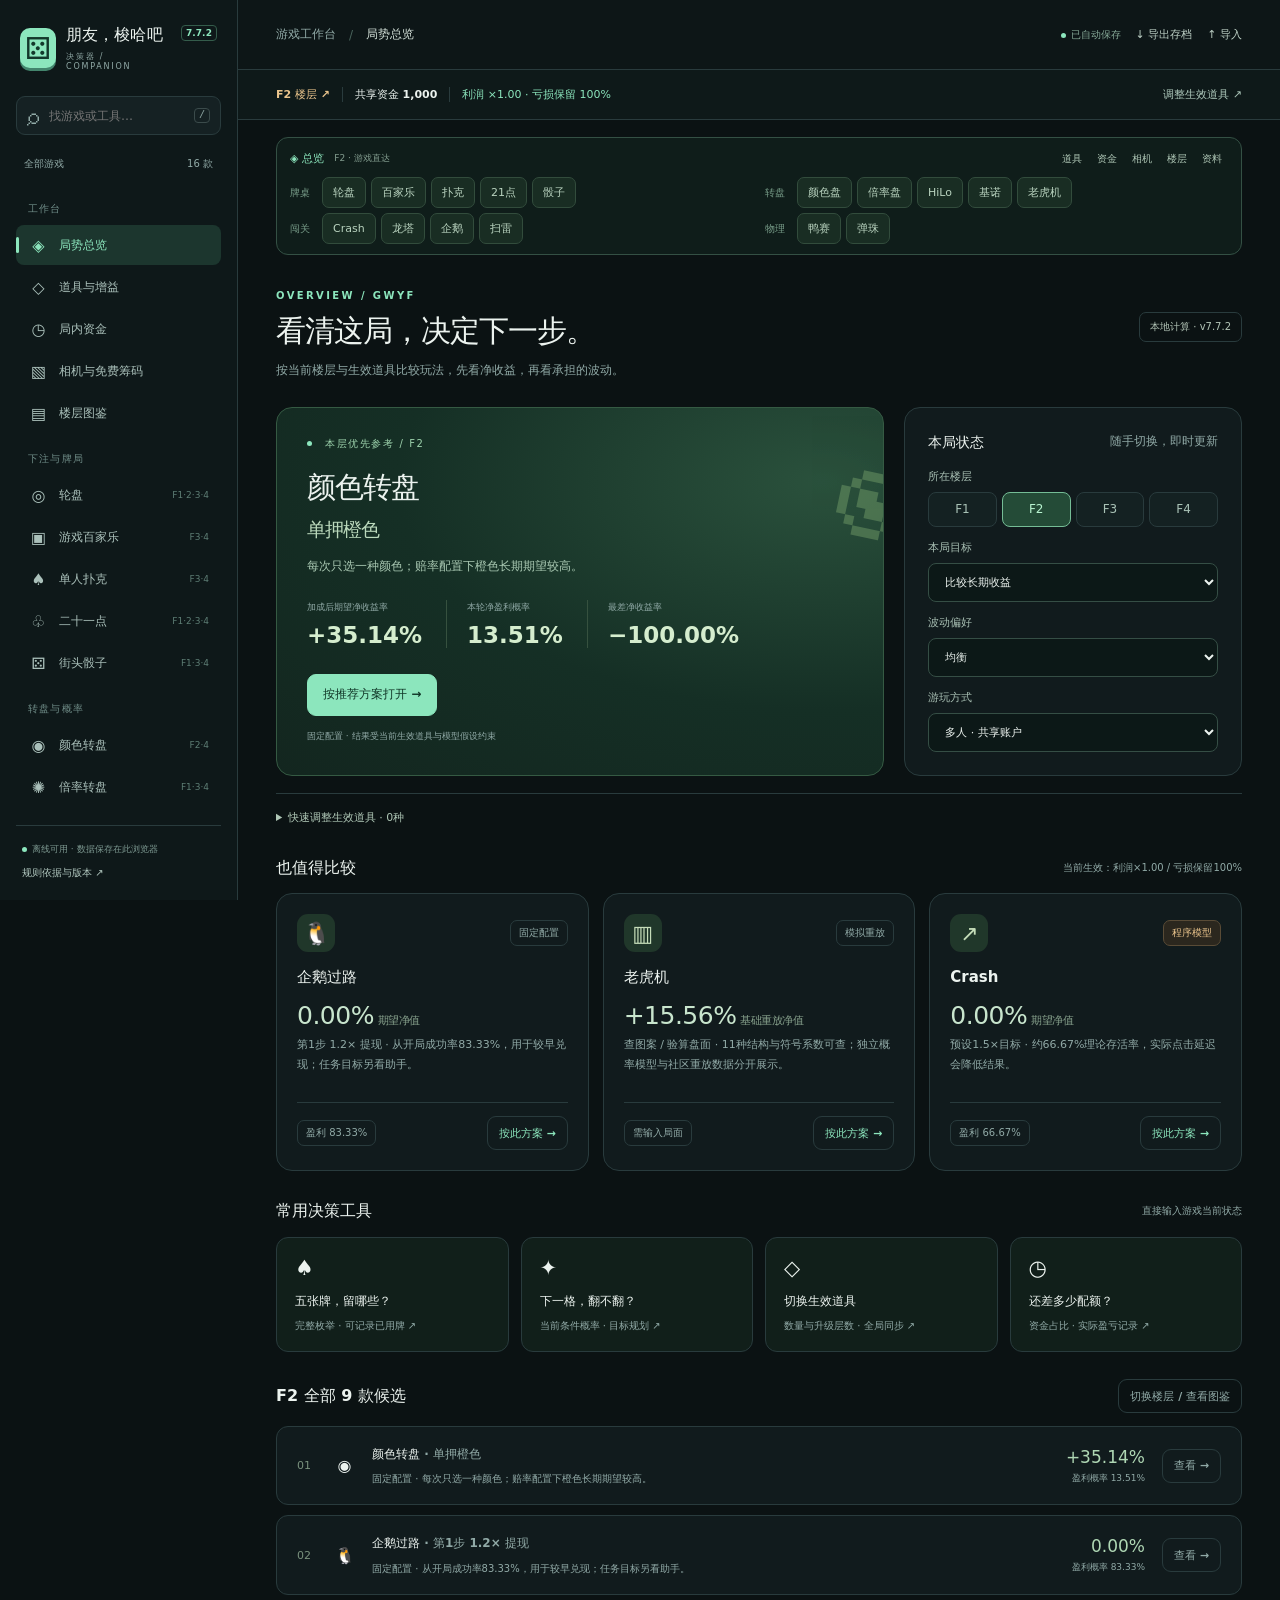
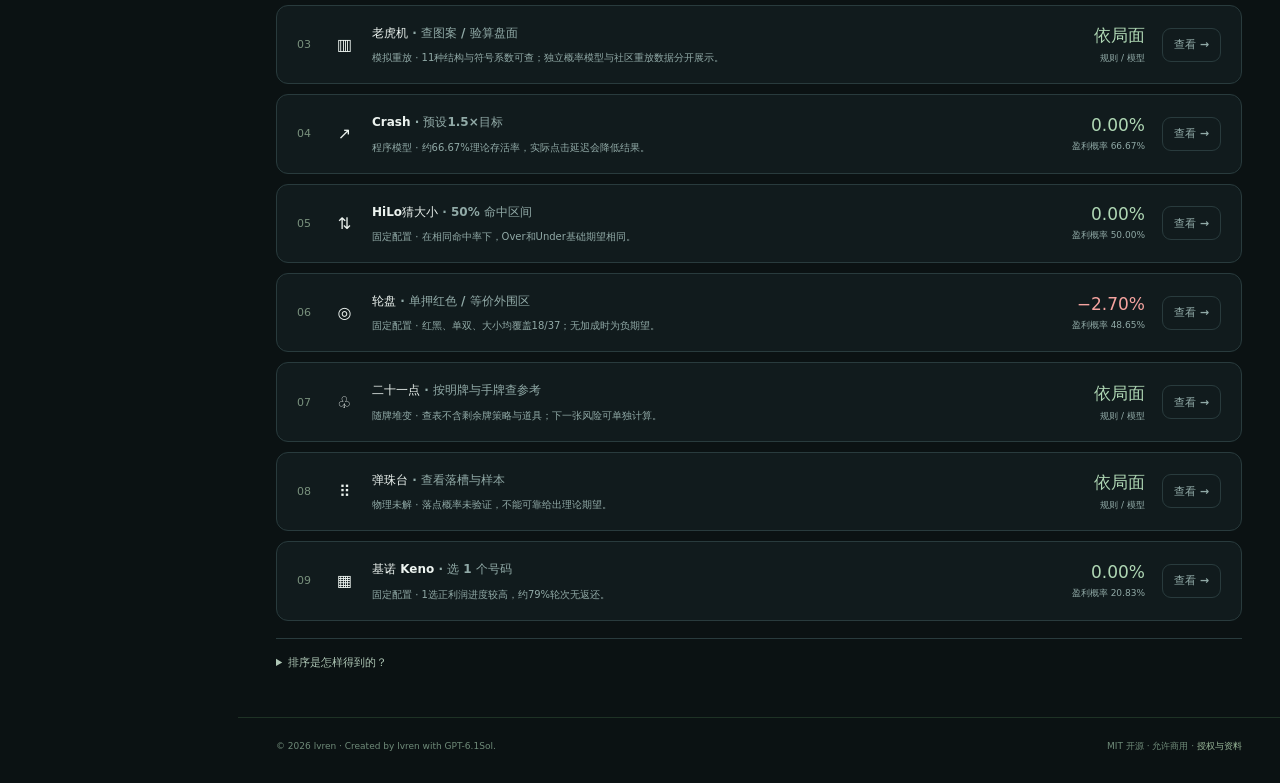
<file: index.html>
<!doctype html>
<html lang="zh-CN">
<head>
<meta charset="utf-8">
<meta name="viewport" content="width=device-width,initial-scale=1,viewport-fit=cover">
<meta name="theme-color" content="#0b1213">
<link rel="icon" href="data:image/svg+xml,%3Csvg xmlns=%27http://www.w3.org/2000/svg%27 viewBox=%270 0 50 50%27%3E%3Crect width=%2750%27 height=%2750%27 rx=%2712%27 fill=%27%238ce6bd%27/%3E%3Ctext x=%2725%27 y=%2737%27 text-anchor=%27middle%27 font-size=%2739%27 fill=%27%23173e32%27%3E%E2%9A%84%3C/text%3E%3C/svg%3E">
<meta name="description" content="《朋友，梭哈吧》离线游戏决策器。16款小游戏、精确概率、扑克换牌、道具状态和局内资金规划。">
<meta name="author" content="Created by lvren with GPT-6.1Sol.">
<title>朋友，梭哈吧 · 决策器 7.7.2</title>
<style>@charset "UTF-8";
:root{color-scheme:dark;--bg:#0b1213;--surface:#111b1d;--surface2:#172426;--surface3:#1c2c2d;--border:#293b3d;--ink:#ecf3ef;--muted:#91aaa7;--mint:#8ce6bd;--mint-dark:#173e32;--gold:#eac48c;--red:#f5a39f;--blue:#9dc5e3;--radius:16px;font-family:Inter,"Noto Sans CJK SC","PingFang SC","Microsoft YaHei",system-ui,sans-serif;font-size:14px;font-synthesis:none}
*{box-sizing:border-box}body{margin:0;background:var(--bg);color:var(--ink)}button,input,select,textarea{font:inherit}button,a,input,select,summary{-webkit-tap-highlight-color:transparent}button{cursor:pointer;touch-action:manipulation}button{color:inherit}button:disabled{opacity:.42;cursor:not-allowed}a{color:var(--mint);text-underline-offset:4px}button:focus-visible,a:focus-visible,input:focus-visible,select:focus-visible,summary:focus-visible{outline:2px solid var(--mint);outline-offset:4px}button{border:0}svg{display:block}h1,h2,h3,p{margin-top:0}h1{font-size:30px;letter-spacing:-1px;line-height:1.4;margin-bottom:8px}h2{font-size:17px;line-height:1.6;margin-bottom:16px}h3{font-size:14px;line-height:1.5;margin:20px 0 10px}p{line-height:1.8}small{font-size:11px}b,strong{font-weight:650}.mono,.metric strong,.stat strong,.big-value,td,.chip,.wager-amount{font-variant-numeric:tabular-nums}.muted{color:var(--muted)}.positive{color:var(--mint)!important}.negative{color:var(--red)!important}.gold{color:var(--gold)}.tiny{font-size:11px}.micro{font-size:12px;line-height:1.7;color:var(--muted)}.note{font-size:12px;line-height:1.85;color:var(--muted);margin:14px 0 0}.note strong{color:var(--ink)}.skip{position:fixed;top:-100px;left:20px;z-index:200;background:var(--mint);color:#10231b;padding:14px}.skip:focus{top:12px}
.sidebar{position:fixed;inset:0 auto 0 0;width:238px;z-index:60;background:#0e1819;border-right:1px solid var(--border);padding:25px 16px 16px;display:flex;flex-direction:column}.brand{display:flex;gap:10px;align-items:center;color:var(--ink);text-decoration:none;font-size:16px;font-weight:750;letter-spacing:.1px;padding:0 4px 25px}.brand-icon{display:grid;place-items:center;background:var(--mint);color:#13382b;width:36px;height:40px;border-radius:10px;font-size:30px;box-shadow:0 3px 0 #43856d;flex:none}.brand small{display:block;color:var(--muted);font-size:8px;font-weight:500;letter-spacing:1.8px;margin-top:5px}.version{font-size:9px;align-self:start;color:var(--mint);border:1px solid #345c4b;border-radius:4px;padding:2px 4px;margin-left:auto}.search{display:flex;align-items:center;gap:8px;background:#152123;border:1px solid var(--border);border-radius:9px;padding:0 10px;height:39px;color:var(--muted)}.search>span{font-size:24px}.search input{width:100%;border:0;outline:0!important;min-width:0;color:var(--ink);background:transparent;font-size:12px}.search kbd{font-size:10px;border:1px solid #3b4b4b;border-radius:4px;padding:1px 4px}.nav-filter{display:flex;align-items:center;justify-content:space-between;margin:19px 8px 5px;font-size:10px;color:var(--muted)}.nav-filter button{background:transparent;color:var(--muted);padding:3px 0;font-size:10px}.nav-filter button.on{color:var(--mint)}#nav{overflow-y:auto;scrollbar-width:thin;flex:1;padding-top:6px}.nav-section{font-size:10px;color:#708d88;letter-spacing:1.2px;padding:17px 12px 7px}.nav-item{width:100%;background:transparent;display:flex;gap:10px;align-items:center;text-align:left;border-radius:8px;min-height:40px;padding:9px 12px;margin:2px 0;color:#aac0ba;font-size:12px;position:relative}.nav-item:hover{background:#182628;color:var(--ink)}.nav-item.active{background:#1c362e;color:var(--mint)}.nav-item.active:before{content:"";position:absolute;left:0;width:3px;height:16px;background:var(--mint);border-radius:4px}.nav-icon{font-size:16px;min-width:21px;text-align:center}.nav-item small{margin-left:auto;font-size:9px;color:#5d7d74}.nav-item.active small{color:#7fbc9f}.sidebar-foot{border-top:1px solid var(--border);padding:15px 6px 2px;color:#7d9991;font-size:9px;line-height:1.8;margin-top:16px}.sidebar-foot button{display:block;background:none;padding:7px 0 0;font-size:10px;color:#b1c7bf}.status-dot,.saved i{display:inline-block;width:5px;height:5px;background:var(--mint);border-radius:50%;margin-right:5px}.app{margin-left:238px;min-height:100vh}.topbar{height:70px;display:flex;align-items:center;justify-content:space-between;border-bottom:1px solid var(--border);padding:0 38px;background:#0d1617}.topbar-left,.top-actions{display:flex;align-items:center;gap:15px}.breadcrumb{color:var(--muted);font-size:12px;display:flex;gap:13px;align-items:center}.breadcrumb span{color:#49645c}.breadcrumb b{font-weight:500;color:#d3e0d8}.text-btn{background:transparent;color:#bed1c6;font-size:11px;padding:8px 0}.text-btn:hover{color:var(--mint)}.saved{font-size:10px;color:#86a997}.contextbar{min-height:50px;border-bottom:1px solid var(--border);background:#0e1919;display:flex;align-items:center;gap:12px;padding:8px 38px;font-size:11px;flex-wrap:wrap}.contextbar .separator{width:1px;height:15px;background:var(--border)}.contextbar button{background:transparent;color:var(--muted);font-size:11px;padding:5px 0}.contextbar .floor-label{color:var(--gold);font-weight:650}.contextbar .buff-tag{color:var(--mint)}.contextbar .context-edit{margin-left:auto;color:#adc8bb}main{max-width:1510px;margin:auto;padding:35px 38px 45px;min-height:calc(100vh - 190px)}.page-heading{display:flex;align-items:start;justify-content:space-between;gap:20px;margin-bottom:25px}.eyebrow{font-size:10px;letter-spacing:2.4px;color:var(--mint);margin-bottom:9px;font-weight:600}.page-heading p{font-size:12px;color:var(--muted);margin:0;max-width:740px}.page-badge{border:1px solid var(--border);border-radius:7px;padding:7px 10px;font-size:10px;color:#b3c5b7;white-space:nowrap;margin-top:22px}.workspace{display:grid;grid-template-columns:minmax(310px,1fr) minmax(330px,1.06fr);gap:20px;align-items:start}.panel,.card{background:var(--surface);border:1px solid var(--border);border-radius:var(--radius);padding:23px;min-width:0}.panel-title{display:flex;justify-content:space-between;align-items:center;gap:12px}.panel-title span{font-size:10px;color:var(--muted);font-weight:400}.panel+.panel{margin-top:18px}.wide{grid-column:1/-1}.full{width:100%}.stack{display:grid;gap:16px;min-width:0}.row{display:flex;gap:10px;align-items:center;flex-wrap:wrap}.between{justify-content:space-between}.grid2{display:grid;grid-template-columns:repeat(2,minmax(0,1fr));gap:12px}.grid3{display:grid;grid-template-columns:repeat(3,minmax(0,1fr));gap:14px}.grid4{display:grid;grid-template-columns:repeat(4,minmax(0,1fr));gap:12px}.spacer{height:18px}.divider{height:1px;background:var(--border);margin:20px 0}.btn{border:1px solid #375048;border-radius:9px;background:#20352c;color:#d4f3df;min-height:42px;padding:10px 15px;font-size:12px;font-weight:600;display:inline-flex;align-items:center;justify-content:center;gap:8px;text-decoration:none}.btn:hover{background:#2a4638;border-color:#55745c}.btn.primary{background:var(--mint);color:#103627;border-color:var(--mint)}.btn.primary:hover{background:#b5f4d3}.btn.ghost{background:transparent;border-color:var(--border);color:var(--muted)}.btn.danger{color:var(--red);border-color:#67433e;background:#33211e}.btn.small{min-height:34px;font-size:11px;padding:7px 11px}.icon-btn{width:34px;height:34px;border-radius:8px;background:var(--surface2);border:1px solid var(--border);color:var(--muted)}.menu-btn{display:none}.choices{display:grid;grid-template-columns:repeat(var(--cols,4),minmax(0,1fr));gap:7px}.choice{min-height:41px;border:1px solid var(--border);background:#142122;border-radius:8px;font-size:12px;padding:8px 5px;color:#a9c2b6}.choice.selected{border-color:#75bd96;background:#244b37;color:#b9f5d1}.choice:hover{border-color:#527b63}.field{display:block;min-width:0}.field>span,.field-label{display:block;font-size:11px;color:#a8bfb3;margin:15px 0 8px}.field>input,.field>select,.field>textarea,.numinput{display:block;width:100%;border:1px solid #354e45;background:#0c1817;border-radius:8px;min-height:43px;color:var(--ink);padding:10px 12px;outline:none}.field input:focus,.field select:focus{border-color:var(--mint)}.field>textarea{resize:vertical;min-height:80px}.field-help{font-size:10px;line-height:1.7;color:#769b87;margin-top:7px}.check{display:flex;gap:10px;align-items:start;margin:12px 0;font-size:12px;line-height:1.65;color:#b9cec1}.check input{width:17px;height:17px;accent-color:var(--mint);flex:none;margin:2px 0 0}.range{width:100%;accent-color:var(--mint);min-height:35px}.field.compact>span{margin-top:0}.chip{border:1px solid #395448;background:#1b3027;border-radius:7px;padding:5px 8px;font-size:10px;color:#a7d9bc;display:inline-block}.chip.unknown{color:var(--gold);border-color:#594b36;background:#2b271e}.chip.neutral{color:var(--muted);border-color:var(--border);background:transparent}.chips{display:flex;gap:6px;flex-wrap:wrap}.alert{font-size:12px;line-height:1.8;border:1px solid #5e4c35;background:#292419;color:#d9c69f;border-radius:10px;padding:13px 15px;margin:14px 0}.alert.info{border-color:#2d5145;background:#152d23;color:#b1d7bc}.alert.error{border-color:#66423b;background:#301f1c;color:var(--red)}.empty{padding:30px 15px;text-align:center;color:var(--muted);font-size:12px;line-height:1.8}.empty-icon{font-size:36px;color:#5c8b71;margin-bottom:12px}.hero-result{border:1px solid #3b6750;background:radial-gradient(ellipse at top right,#294f3b,#172f24 80%);border-radius:13px;padding:23px;margin-bottom:18px}.hero-result.caution{border-color:#6b5638;background:radial-gradient(ellipse at top right,#4b3d25,#29251c 80%)}.hero-result.neutral{background:linear-gradient(120deg,#1d3335,#17282b);border-color:#3c5f61}.hero-result .kicker{font-size:10px;letter-spacing:1px;color:#acd0b5}.hero-result .decision{font-size:clamp(23px,2.6vw,36px);font-weight:700;letter-spacing:-1px;color:#c4f3d3;line-height:1.4;margin:12px 0}.hero-result.caution .decision{color:#f2d6a7}.hero-result.neutral .decision{color:#c0e1e4}.hero-result p{font-size:12px;color:#b7ccbb;margin:0;line-height:1.8}.stats{display:grid;grid-template-columns:repeat(2,minmax(0,1fr));border:1px solid var(--border);border-radius:12px;overflow:hidden;margin:14px 0}.stat{padding:17px;min-width:0;border-bottom:1px solid var(--border)}.stat:nth-child(odd){border-right:1px solid var(--border)}.stat:nth-last-child(-n+2){border-bottom:0}.stat span{display:block;font-size:10px;color:var(--muted);margin-bottom:8px;line-height:1.6}.stat strong{font-size:22px;font-weight:600;line-height:1.3;overflow-wrap:anywhere}.stat strong.small-value{font-size:16px}.metric{border-left:1px solid #36513f;padding-left:22px}.metric:first-child{border-left:0;padding-left:0}.metric span{display:block;font-size:10px;color:var(--muted);margin-bottom:7px}.metric strong{font-size:23px;font-weight:550}.risk-bar{height:9px;border-radius:6px;overflow:hidden;display:flex;background:#23352d;margin:12px 0}.risk-bar .win{background:#89d8a8}.risk-bar .flat{background:#657e6b}.risk-bar .loss{background:#c08076}.legend{display:flex;justify-content:space-between;gap:8px;font-size:10px;color:var(--muted);flex-wrap:wrap}.legend i{width:6px;height:6px;display:inline-block;border-radius:50%;margin-right:4px}.table-wrap{overflow-x:auto}.data-table{border-collapse:collapse;width:100%;font-size:11px;text-align:right;white-space:nowrap}.data-table th{color:#87a18e;font-weight:400;font-size:10px;background:#14211c}.data-table td,.data-table th{padding:12px 9px;border-bottom:1px solid var(--border)}.data-table th:first-child,.data-table td:first-child{text-align:left}.data-table tr:last-child td{border-bottom:0}.data-table tr.selected td{background:#1d3527;color:#c0e8ca}.data-table button{background:none;padding:0;color:var(--mint);font-size:11px}.disclosure{border-top:1px solid var(--border);margin-top:17px;padding-top:14px}.disclosure summary{font-size:11px;color:#afc7b6;cursor:pointer;line-height:1.8}.disclosure[open] summary{margin-bottom:14px}.section-label{font-size:10px;text-transform:uppercase;color:var(--muted);letter-spacing:1.4px;margin-bottom:12px}.section-heading{display:flex;justify-content:space-between;align-items:center;margin:27px 0 13px}.section-heading h2{margin:0;font-size:16px}.section-heading span{font-size:10px;color:var(--muted)}
.overview-top{display:grid;grid-template-columns:minmax(0,1.8fr) minmax(280px,1fr);gap:20px}.lead-card{position:relative;overflow:hidden;min-height:295px;background:radial-gradient(ellipse at 90% 20%,#2a513c,#152f25 55%,#13261f);border:1px solid #355a43;border-radius:var(--radius);padding:29px 30px}.lead-card .lead-label{font-size:10px;letter-spacing:1.6px;color:#9dd3ad;display:flex;gap:8px;align-items:center}.lead-card h2{font-size:29px;letter-spacing:-1px;margin:17px 0 10px;max-width:80%;line-height:1.35}.lead-card p{max-width:76%;font-size:12px;color:#a9c8b2;margin:0 0 23px}.lead-card .lead-art{position:absolute;right:-21px;top:22px;transform:rotate(12deg);opacity:.35;pointer-events:none;font-size:150px;font-family:serif;color:#91bd7c;line-height:1}.lead-card .lead-metrics{display:flex;gap:24px;margin:21px 0}.lead-card .metric{padding-left:20px}.lead-card .metric:first-child{padding-left:0}.lead-card .metric strong{font-size:23px;color:#d5edce}.lead-card .metric span{font-size:9px}.lead-card .btn{margin-top:5px}.profile-card h2{font-size:14px}.profile-card .field>span{margin-top:13px}.profile-card .field>select{min-height:39px;font-size:11px}.profile-card .choices{gap:5px}.profile-card .choice{min-height:35px}.profile-card .row{justify-content:space-between;margin-top:15px}.game-card{padding:20px;display:flex;flex-direction:column;min-width:0}.game-card .game-icon{background:#20372a;color:#c5ddb9;display:grid;place-items:center;border-radius:11px;width:38px;height:38px;font-size:22px}.game-card h3{font-size:15px;margin:14px 0 7px}.game-card p{font-size:11px;line-height:1.8;color:var(--muted);margin:0 0 14px;flex:1}.game-card .game-number{font-size:25px;letter-spacing:-.5px;margin:5px 0;color:#c8e5cd}.game-card .game-number small{font-size:11px;color:#87a18c;margin-left:4px}.game-card .game-bottom{border-top:1px solid var(--border);padding-top:13px;margin-top:14px;display:flex;justify-content:space-between;align-items:center}.game-card .game-bottom button{background:none;color:var(--mint);font-size:11px}.quick-tools{display:grid;grid-template-columns:repeat(4,minmax(0,1fr));gap:12px}.quick-tool{border:1px solid var(--border);background:#111f1a;border-radius:12px;padding:18px;text-align:left}.quick-tool:hover{border-color:#567456}.quick-tool>span{font-size:21px;display:block;margin-bottom:13px}.quick-tool b{font-size:12px;display:block;margin-bottom:6px}.quick-tool small{font-size:10px;color:var(--muted)}.rank-list{display:grid;gap:10px}.rank-row{background:var(--surface);border:1px solid var(--border);border-radius:12px;padding:17px 20px;display:flex;align-items:center;gap:17px}.rank-index{font-size:11px;color:#79917d;width:20px}.rank-info{flex:1;min-width:0}.rank-info b{font-size:12px}.rank-info p{font-size:10px;color:var(--muted);margin:6px 0 0;line-height:1.7}.rank-return{font-size:17px;color:#afd7b4;text-align:right;white-space:nowrap;min-width:95px}.rank-return small{font-size:9px;color:var(--muted);display:block;margin-top:5px}.rank-row .icon-btn{flex:none}.score{font-size:10px;background:#23392a;padding:5px 8px;border-radius:6px;color:#bcd5ae}.item-grid{display:grid;grid-template-columns:repeat(2,minmax(0,1fr));gap:8px}.inventory-item{display:flex;align-items:center;gap:10px;padding:11px;background:#15231d;border:1px solid var(--border);border-radius:9px;font-size:11px;text-align:left}.inventory-item.on{background:#203b2b;border-color:#537a56}.inventory-item span:first-child{flex:1;min-width:0}.inventory-item small{display:block;color:var(--muted);font-size:9px;line-height:1.6;margin-top:3px}.inventory-item em{font-style:normal;color:var(--mint);font-size:11px}.item-entry{display:flex;gap:14px;align-items:start}.item-entry p{font-size:11px;color:var(--muted);line-height:1.8;margin:9px 0 12px}.item-entry h3{margin:0;font-size:14px}.item-entry .item-info{flex:1;min-width:0}.item-symbol{font-size:24px;width:37px;text-align:center}.floor-tiles{display:grid;grid-template-columns:repeat(4,minmax(0,1fr));gap:10px}.floor-tile{padding:18px 5px;border:1px solid var(--border);background:var(--surface);border-radius:12px;text-align:center}.floor-tile.selected{background:#24432d;border-color:#8cac77}.floor-tile strong{font-size:24px;display:block;margin:12px 0 4px}.floor-tile small{font-size:9px;color:var(--muted)}
.roulette-scroll{overflow-x:auto;margin:18px -5px 0;padding:5px}.roulette-table{background:#1c4936;padding:10px;border-radius:12px;border:1px solid #547a58;min-width:470px}.roulette-grid{display:grid;grid-template-columns:33px repeat(12,minmax(0,1fr)) 33px;grid-template-rows:repeat(3,44px);gap:3px}.r-zero{grid-row:1/4}.r-cell{position:relative;width:100%;height:100%;min-height:40px;border:1px solid #789c76;border-radius:4px;background:#285d3b;color:#f1f1dd;font-size:12px;font-weight:650;padding:6px 2px;display:grid;place-items:center}.r-red{background:#a83e3b}.r-black{background:#192b25}.r-zero .r-cell{background:#327951}.r-cell.on{outline:2px solid var(--gold);outline-offset:-3px}.roulette-dozens{display:grid;grid-template-columns:repeat(3,1fr);gap:3px;margin:4px 36px 0}.roulette-outside{display:grid;grid-template-columns:repeat(6,1fr);gap:3px;margin:4px 36px 0}.roulette-outside .r-cell{font-size:10px;min-height:42px}.r-chip{position:absolute;bottom:2px;right:1px;background:#f3d89e;border:2px dashed #9e6e38;color:#3a2913;min-width:22px;height:22px;display:grid;place-items:center;border-radius:30px;box-shadow:0 2px 5px #0007;font-size:8px;padding:0 2px;z-index:1}.wager-row{display:flex;justify-content:space-between;align-items:center;padding:9px 0;border-bottom:1px solid var(--border);font-size:11px;gap:10px}.wager-row input{width:94px;min-height:32px;padding:5px 8px;text-align:right}.wager-row>div{display:flex;gap:9px;align-items:center}.wager-row button{color:var(--muted);background:transparent;font-size:14px}.wager-list{max-height:240px;overflow:auto;scrollbar-width:thin}.outcomes-grid{display:grid;grid-template-columns:repeat(7,1fr);gap:5px}.outcome-cell{padding:9px 2px;background:#172820;border:1px solid var(--border);border-radius:6px;text-align:center;font-size:10px}.outcome-cell small{display:block;font-size:8px;margin-top:4px}.preset-list{display:grid;grid-template-columns:repeat(2,minmax(0,1fr));gap:7px}.preset-list button{text-align:left;background:#182b22;border:1px solid #334d3d;border-radius:8px;padding:12px;font-size:11px}.preset-list button small{display:block;font-size:9px;color:var(--muted);margin-top:6px}.bacc-table{border:1px solid #4b7758;border-radius:16px;background:radial-gradient(ellipse at 50% 0%,#2c6244,#173d2b);padding:20px 13px;margin:18px 0}.table-brand{text-align:center;font-size:9px;color:#90bb96;letter-spacing:2px;margin-bottom:20px}.bacc-spots{display:grid;grid-template-columns:repeat(2,1fr);gap:10px}.bacc-spot{position:relative;border:1px solid #769f78;border-radius:10px;min-height:95px;background:#254c3899;display:flex;flex-direction:column;align-items:center;justify-content:center;gap:9px;font-size:20px}.bacc-spot small{font-size:10px;color:#c0d8b7}.bacc-spot.tie{grid-column:1/-1;min-height:70px}.bacc-spot.on{border:2px solid var(--gold);background:#59713d55}.bacc-spot .r-chip{right:9px;bottom:6px}.cards-row{display:flex;gap:7px;flex-wrap:wrap;margin:12px 0}.playing{background:#e5ebd9;border:1px solid #eef7e7;color:#24372c;width:39px;height:55px;display:flex;align-items:center;justify-content:center;border-radius:6px;font-family:Georgia,serif;font-size:20px;font-weight:700;box-shadow:0 3px 0 #7c9277}.playing.red{color:#aa3b3c}.poker-hand{display:grid;grid-template-columns:repeat(5,minmax(0,1fr));gap:8px;margin:22px 0}.poker-card{background:#15251d;border:1px solid #354c39;border-radius:10px;padding:11px 5px 8px;min-width:0}.poker-card .playing{width:100%;height:78px;flex-direction:column;font-size:25px;gap:1px}.poker-card .playing small{font-size:21px}.poker-card>small{display:block;font-size:9px;color:var(--muted);margin:7px 0}.poker-card.held{border-color:var(--mint);background:#294c32}.poker-card.held>small{color:var(--mint)}.poker-card .hold-label{margin-top:11px}.progress{height:5px;background:#243b2c;border-radius:9px;overflow:hidden;margin:15px 0}.progress>span{display:block;background:var(--mint);height:100%;transition:width .2s}.deck-grid{display:grid;grid-template-columns:repeat(13,minmax(0,1fr));gap:4px}.deck-card{border:1px solid var(--border);background:#1d3024;color:#a6c7aa;padding:8px 0;font-size:10px;border-radius:5px;min-width:0}.deck-card.used{background:#492b26;color:#e1a59c;border-color:#72483f}.deck-card.current{background:#36543b;color:#d5e7c3;opacity:.55}.rank-counts{display:grid;grid-template-columns:repeat(5,minmax(0,1fr));gap:6px}.rank-count{border:1px solid var(--border);border-radius:8px;padding:7px;text-align:center}.rank-count b{font-size:12px}.rank-count input{width:100%;background:transparent;color:#b5dbc1;border:0;text-align:center;min-height:35px;font-size:17px}.ladder-track{display:grid;grid-template-columns:repeat(6,minmax(0,1fr));gap:6px;margin:20px 0}.step{border:1px solid var(--border);background:#182c21;padding:12px 4px;border-radius:9px;min-height:57px;text-align:center;font-size:13px}.step small{display:block;font-size:8px;color:var(--muted);margin-top:6px}.step.selected{background:#31563a;border-color:#8cc58c;color:var(--mint)}.mines-board{display:grid;grid-template-columns:repeat(5,1fr);gap:7px;margin:20px auto;max-width:300px;pointer-events:none}.mine-square{height:35px;background:#1d3025;border:1px solid #34523e;border-radius:6px;display:grid;place-items:center;color:#8fbd93;font-size:13px}.mine-square.safe{background:#284f31;border-color:#679067}.distribution{display:grid;gap:9px;margin:18px 0}.dist-row{display:grid;grid-template-columns:49px 1fr 55px;gap:10px;align-items:center;font-size:10px}.dist-track{height:7px;background:#22392a;border-radius:10px;overflow:hidden}.dist-track span{display:block;height:100%;background:#80c291;border-radius:10px}.dist-row small{font-size:10px;text-align:right;color:var(--muted)}.color-choice{min-height:65px;display:flex;flex-direction:column;justify-content:center;align-items:center;gap:8px}.color-dot{width:12px;height:12px;border-radius:50%;display:inline-block;margin-right:6px;vertical-align:middle}.wheel-visual{display:flex;gap:5px;align-items:end;height:80px;margin:22px 0}.wheel-segment{flex:1;min-width:0;border-radius:7px 7px 0 0;background:#335c3b;border:1px solid #5c885d;display:flex;flex-direction:column;align-items:center;justify-content:end;padding:8px 1px;font-size:10px;min-height:28px}.wheel-segment small{font-size:8px;color:#abc6a1;margin-top:5px}.source-entry{display:flex;gap:12px;align-items:start;padding:17px 0;border-bottom:1px solid var(--border)}.source-entry b{font-size:12px}.source-entry p{font-size:11px;color:var(--muted);margin:7px 0;line-height:1.7}.source-entry a{font-size:10px}.source-entry:last-child{border-bottom:0}.history-row{display:flex;gap:12px;justify-content:space-between;padding:12px 0;border-bottom:1px solid var(--border);font-size:11px}.history-row small{display:block;font-size:9px;color:var(--muted);margin-top:5px}.history-row button{background:none;color:var(--muted);font-size:10px}.big-value{font-size:36px;font-weight:600;letter-spacing:-1px}.footer{max-width:1510px;display:flex;justify-content:space-between;gap:10px;flex-wrap:wrap;padding:20px 38px 28px;margin:auto;color:#6f8b79;border-top:1px solid #1e3225;font-size:9px;line-height:1.8}.footer button{font-size:9px;background:none;color:#9ab99a;padding:0}.toast{position:fixed;bottom:24px;left:calc(50% + 119px);transform:translate(-50%,15px);opacity:0;pointer-events:none;background:#d0eed8;color:#183523;border-radius:10px;padding:13px 21px;z-index:150;box-shadow:0 10px 30px #0005;font-size:12px;transition:.2s;max-width:90vw}.toast.show{opacity:1;transform:translate(-50%,0)}dialog{background:#122019;color:var(--ink);border:1px solid #486c4d;border-radius:18px;padding:25px;width:min(500px,calc(100vw - 28px));max-height:90vh;overflow:auto}dialog::backdrop{background:#030a07bb;backdrop-filter:blur(4px)}dialog h2{margin-bottom:7px}.picker-preview{display:flex;justify-content:center;margin:20px 0}.picker-preview .playing{width:70px;height:99px;font-size:35px;flex-direction:column}.picker-preview .playing small{font-size:31px}.picker-ranks{display:grid;grid-template-columns:repeat(7,1fr);gap:6px;margin:8px 0 16px}.picker-suits{display:grid;grid-template-columns:repeat(4,1fr);gap:8px;margin:8px 0 20px}.picker-suits button{font-size:24px}.mobile-shade{display:none}.hide{display:none!important}
@media(min-width:1600px){.workspace{grid-template-columns:minmax(390px,1fr) minmax(400px,1.06fr)}main{padding-top:42px}.lead-card{padding:35px}}
@media(max-width:1200px){.sidebar{width:215px;padding-inline:12px}.app{margin-left:215px}.topbar,.contextbar{padding-left:25px;padding-right:25px}main{padding:28px 25px 35px}.workspace{grid-template-columns:minmax(0,1fr) minmax(0,1fr);gap:15px}.panel,.card{padding:19px}.lead-card{padding:25px}.lead-card .lead-metrics{gap:14px}.lead-card .metric{padding-left:14px}.overview-top{grid-template-columns:minmax(0,1.5fr) minmax(250px,1fr)}.grid3{gap:10px}.toast{left:calc(50% + 107px)}.stat strong{font-size:20px}}
@media(max-width:1000px){.overview-top{grid-template-columns:1fr}.profile-card .profile-fields{display:grid;grid-template-columns:1fr 1fr;gap:0 14px}.profile-card .profile-fields>.field:first-child{grid-column:1/-1}.profile-card h2{margin-bottom:0}.lead-card{min-height:270px}.workspace{grid-template-columns:1fr}.grid3{grid-template-columns:repeat(2,minmax(0,1fr))}.quick-tools{grid-template-columns:repeat(2,minmax(0,1fr))}.rank-info p{max-width:400px}.page-badge{display:none}.lead-card p{max-width:80%}.top-actions{gap:12px}.saved{display:none}.stat strong{font-size:23px}}
@media(max-width:760px){.sidebar{width:250px;transform:translateX(-100%);transition:transform .2s;box-shadow:10px 0 50px #0006}.sidebar.open{transform:translateX(0)}.mobile-shade.show{display:block;position:fixed;inset:0;background:#0009;z-index:59;backdrop-filter:blur(2px)}.app{margin-left:0}.menu-btn{display:block}.topbar{height:60px;padding:0 18px}.topbar-left{gap:11px}.top-actions{gap:13px}.breadcrumb{font-size:11px}.breadcrumb>span{display:none}.breadcrumb{font-size:0}.breadcrumb b{font-size:11px}.text-btn{font-size:10px}.contextbar{padding:8px 19px;gap:9px;font-size:10px;min-height:47px}.contextbar button{font-size:10px}.contextbar .context-edit{font-size:0}.contextbar .context-edit:after{content:"设置 ↗";font-size:10px}main{padding:27px 18px 35px}.page-heading{margin-bottom:21px}h1{font-size:26px}.page-heading p{font-size:11px}.eyebrow{font-size:9px}.footer{padding:18px;display:block;font-size:9px}.footer>span{display:block;margin:4px 0}.toast{left:50%}.lead-card{min-height:285px;padding:25px}.lead-card h2{font-size:27px;margin-top:20px}.lead-card .metric strong{font-size:24px}.lead-card .lead-metrics{gap:21px}.lead-card .metric{padding-left:21px}.lead-card .metric:first-child{padding-left:0}.panel,.card{padding:19px}.section-heading span{font-size:9px}.rank-row{gap:10px;padding:15px 13px}.rank-index{width:14px;font-size:9px}.rank-return{font-size:15px;min-width:82px}.rank-info p{font-size:9px;max-width:95%}.rank-info b{font-size:11px}.rank-row .icon-btn{width:29px;height:31px}.grid3{gap:10px}.game-card{padding:16px}.game-card h3{font-size:13px}.game-card .game-number{font-size:23px}.game-card p{font-size:10px}.game-card .game-bottom{gap:6px;flex-wrap:wrap}.game-card .game-bottom .chip{font-size:8px}.panel-title h2{font-size:15px}.poker-hand{gap:6px}.poker-card{padding:8px 4px 4px}.poker-card .playing{height:76px;font-size:26px}.poker-card>small{font-size:8px}.stats .stat{padding:15px}.stat strong{font-size:23px}.legend{font-size:9px}.choices{gap:6px}.choice{min-height:43px}.rank-counts{gap:5px}.deck-grid{gap:3px}.deck-card{font-size:9px;min-height:35px}.floor-tile strong{font-size:23px}.source-entry b{font-size:11px}}
@media(max-width:370px){main{padding-inline:13px}.topbar{padding-inline:13px}.contextbar{padding-inline:14px}.top-actions{gap:9px}.grid3{grid-template-columns:1fr}.lead-card{padding:21px}.lead-card .lead-metrics{gap:13px}.lead-card .metric{padding-left:13px}.lead-card .metric strong{font-size:21px}.item-grid{grid-template-columns:1fr}.stat strong{font-size:20px}.panel{padding:16px}.rank-row .rank-index{display:none}.poker-card .playing{height:65px}.field-help{font-size:9px}}
@media(prefers-reduced-motion:reduce){*{scroll-behavior:auto!important;animation:none!important;transition:none!important}}
@media print{.sidebar,.topbar,.contextbar,.footer,.btn,.icon-btn,.toast{display:none!important}.app{margin:0}main{padding:0}.panel,.card{break-inside:avoid}body{background:white;color:black}.workspace{grid-template-columns:1fr}.note,.muted{color:#555}}
.stepper{display:flex;align-items:center;border:1px solid #456447;border-radius:7px;flex:none;overflow:hidden}.stepper button{background:#233d2a;color:#bfe2b8;width:28px;height:32px;font-size:16px}.stepper input{width:32px;min-width:0;text-align:center;background:transparent;color:#c9ebc7;border:0;font-size:12px;padding:0;appearance:textfield;-moz-appearance:textfield}.stepper input::-webkit-inner-spin-button{appearance:none}.inventory-item{padding:10px;gap:5px}.inventory-item b{font-size:10px}.inventory-item small{font-size:8px}@media(min-width:1001px) and (max-width:1250px){.item-grid{grid-template-columns:1fr}}@media(max-width:420px){.item-grid{grid-template-columns:1fr 1fr;gap:6px}.inventory-item{display:block;padding:9px}.inventory-item>span{display:block;margin-bottom:7px}.stepper{width:100%;justify-content:space-between}.stepper button{width:32px}}
.topbar{position:sticky;top:0;z-index:50}.mobile-jump{display:none}#resultRegion{scroll-margin-top:85px}.lead-card .lead-metrics{position:relative;z-index:1}.lead-card .metric{min-width:0}.lead-card .metric strong{white-space:nowrap}.lead-card .metric span{line-height:1.6}@media(max-width:1000px){.mobile-jump{display:flex;justify-content:space-between;align-items:center;margin:-7px 0 17px;font-size:10px;color:var(--muted)}.mobile-jump button{background:none;color:var(--mint);font-size:11px;padding:7px 0}}@media(max-width:430px){.lead-card .lead-metrics{gap:11px}.lead-card .metric{padding-left:11px}.lead-card .metric strong{font-size:20px}.lead-card .metric span{font-size:8px;max-width:84px}.lead-card{padding:22px}.lead-card .lead-art{font-size:130px;right:-28px;opacity:.2}.lead-card p{max-width:90%}}@media(max-width:350px){.lead-card .metric strong{font-size:18px}.lead-card .metric{padding-left:8px}.lead-card .lead-metrics{gap:8px}.lead-card .metric span{font-size:7px}}
@media(max-width:760px){.stepper button{width:38px;height:38px}.stepper input{font-size:13px}}
/* v7.1: all sixteen games are direct buttons, including on phones. */
.quick-nav{position:sticky;top:70px;z-index:45;margin:17px 38px 0;padding:9px 13px 10px;border:1px solid #345044;border-radius:12px;background:#101e1bee;backdrop-filter:blur(14px);box-shadow:0 8px 24px #0003}.quick-nav-head{display:flex;align-items:center;gap:10px;margin-bottom:7px;font-size:10px}.quick-home{background:transparent;color:var(--mint);padding:4px 0;font-size:11px;font-weight:650}.quick-floor{color:#849e90;font-size:9px}.quick-utilities{display:flex;gap:3px;margin-left:auto}.quick-utilities button{background:transparent;color:#aec6b5;padding:4px 6px;font-size:10px;border-radius:5px}.quick-utilities [aria-current]{background:#2b4c35;color:#c9f1d1}.quick-groups{display:grid;grid-template-columns:repeat(2,minmax(0,1fr));gap:5px 12px}.quick-group{display:flex;align-items:center;gap:8px;min-width:0}.quick-label{font-size:10px;color:#789d89;width:24px;flex:none}.quick-buttons{display:flex;gap:5px;flex-wrap:wrap;min-width:0}.quick-game{background:#192d23;border:1px solid #324c3c;color:#b9d3bf;border-radius:7px;font-size:11px;min-height:31px;padding:5px 10px;white-space:nowrap}.quick-game:hover{border-color:#7cb48b}.quick-game.active{background:#8ce6bd;color:#123b2c;border-color:#8ce6bd;font-weight:700}#resultRegion,main,.panel{scroll-margin-top:var(--nav-offset,230px)}.slot-toolbar{margin:0 0 19px}.slot-toolbar .choices{max-width:560px}.slot-symbols{display:grid;grid-template-columns:repeat(4,minmax(0,1fr));gap:9px}.slot-symbol{background:#182a22;border:1px solid var(--border);border-radius:11px;padding:13px 6px;display:flex;align-items:center;flex-direction:column;color:#d8c38f;gap:8px;min-width:0}.slot-symbol.selected{border-color:#91c497;background:#2b4530;box-shadow:inset 0 0 0 1px #6f9b72}.slot-symbol b{font-size:12px}.slot-symbol small{font-size:12px;color:#b8cfb3}.slot-icon{width:35px;height:35px;flex:none}.slot-patterns{display:grid;grid-template-columns:repeat(3,minmax(0,1fr));gap:13px;margin-top:17px}.slot-pattern{border:1px solid #314d3b;border-radius:12px;background:#14251e;padding:15px}.slot-pattern-head{display:flex;align-items:center;gap:12px;margin-bottom:14px}.slot-pattern-head div{min-width:0}.slot-pattern-head b{font-size:12px;display:block}.slot-pattern-head small{font-size:9px;color:var(--muted);display:block;margin-top:5px}.slot-pattern-head strong{font-size:23px;color:var(--gold);margin-left:auto;font-weight:550}.slot-mini{display:grid;grid-template-columns:repeat(3,10px);grid-template-rows:repeat(3,10px);gap:3px;flex:none}.slot-mini i{border:1px solid #3a5843;border-radius:2px;background:#1b3024}.slot-mini i.lit{background:#a0d3a6;border-color:#b0e1b5}.slot-pattern-row{display:flex;gap:5px;justify-content:space-between;align-items:center;font-size:10px;line-height:1.6;margin:7px 0}.slot-pattern-row span{color:#88a792}.slot-pattern-row b{font-variant-numeric:tabular-nums;font-size:11px;font-weight:500}.slot-pattern-bottom{border-top:1px solid var(--border);margin-top:11px;padding-top:10px;color:var(--muted);font-size:10px;line-height:1.6}.slot-pattern-bottom strong{color:var(--mint);font-size:12px}.slot-board{display:grid;grid-template-columns:repeat(3,minmax(0,1fr));gap:9px;margin:20px auto;max-width:330px;padding:13px;background:#0b1712;border:1px solid #38553e;border-radius:15px}.slot-square{display:flex;align-items:center;justify-content:center;gap:9px;flex-direction:column;min-height:86px;background:#1d2e22;border:1px solid #43573e;border-radius:9px;color:#d2c493}.slot-square.matched{background:#2b4930;border-color:#87c28e;color:#f3dca8}.slot-square small{font-size:10px;color:#b9cbb0}.slot-square .slot-icon{width:39px;height:39px}.poker-card .playing.empty{background:#1b3225;color:#83a98b;border:1px dashed #5e8664;box-shadow:none}.poker-next{display:flex;gap:9px;flex-wrap:wrap;margin:13px 0}.poker-next .btn{flex:1;min-width:140px}
@media(max-width:1200px){.quick-nav{margin-inline:25px}.quick-game{padding-inline:8px}.slot-patterns{grid-template-columns:repeat(2,minmax(0,1fr))}}
@media(max-width:1000px){.quick-groups{grid-template-columns:1fr}.quick-game{min-height:33px}.quick-nav{padding:8px 11px 10px}.slot-patterns{gap:10px}}
@media(max-width:760px){.quick-nav{top:60px;margin:10px 12px 0;padding:7px 9px 8px;border-radius:10px}.quick-nav-head{gap:7px;margin-bottom:5px}.quick-floor{font-size:8px}.quick-utilities{gap:0}.quick-utilities button{padding:4px 5px;font-size:9px}.quick-home{font-size:10px}.quick-label{width:23px;font-size:9px}.quick-group{gap:6px}.quick-buttons{gap:5px}.quick-game{font-size:11px;padding:5px 8px;min-height:33px}.quick-groups{gap:4px}main{padding-top:22px}.page-heading{margin-bottom:17px}.page-heading p{font-size:10px}.eyebrow{margin-bottom:6px}.slot-symbols{gap:7px}.slot-symbol{padding:10px 4px}.slot-symbol b,.slot-symbol small{font-size:11px}.slot-patterns{gap:9px}.slot-pattern{padding:12px 10px}.slot-pattern-head{gap:8px}.slot-pattern-head b{font-size:11px}.slot-pattern-head strong{font-size:20px}.slot-mini{grid-template-columns:repeat(3,8px);grid-template-rows:repeat(3,8px);gap:2px}.slot-pattern-row{display:block;font-size:9px}.slot-pattern-row b{display:block;font-size:11px}.slot-pattern-bottom{font-size:9px}.slot-pattern-head small{font-size:8px}.slot-toolbar .choices .choice{font-size:11px}.slot-toolbar .note{font-size:10px;line-height:1.7;margin-top:10px}}
@media(max-width:360px){.quick-nav{margin-inline:8px}.quick-game{padding-inline:6px;font-size:10px}.quick-floor{display:none}.slot-patterns{gap:7px}.slot-pattern-head{gap:6px}.slot-pattern-head strong{font-size:18px}}
@media print{.quick-nav{display:none!important}}
.slot-cheatsheet{width:100%;table-layout:fixed;border-collapse:collapse;font-variant-numeric:tabular-nums;font-size:12px}.slot-cheatsheet th,.slot-cheatsheet td{padding:11px 3px;text-align:center;border-bottom:1px solid var(--border)}.slot-cheatsheet th:first-child{width:24%;text-align:left;font-size:11px;color:var(--muted);font-weight:500}.slot-cheatsheet thead th{padding-top:0}.slot-cheatsheet button{display:flex;flex-direction:column;align-items:center;gap:6px;width:100%;background:transparent;border-radius:7px;color:var(--gold);padding:7px 0}.slot-cheatsheet button[aria-pressed="true"]{background:#284532}.slot-cheatsheet .slot-icon{width:26px;height:26px}.slot-cheatsheet button span{font-size:11px}.slot-cheatsheet button small{font-size:10px;color:var(--muted)}.slot-cheatsheet td{font-size:12px;white-space:nowrap}.slot-cheatsheet td small{font-size:9px;color:var(--muted)}.slot-cheatsheet td.selected{color:var(--mint)}.slot-cheatsheet .total{background:#19372a}.slot-cheatsheet .total th,.slot-cheatsheet .total td{font-weight:650;color:var(--mint)}.slot-probability-groups{display:grid;grid-template-columns:repeat(2,minmax(0,1fr));gap:10px}.slot-probability-group{padding:13px;border:1px solid #314d3b;background:#14251e;border-radius:10px;min-width:0}.slot-probability-group h3{font-size:11px;margin:0 0 10px}.slot-mask-set{display:flex;flex-wrap:wrap;gap:7px;min-height:33px;margin-bottom:11px}.slot-mask-set .slot-mini{grid-template-columns:repeat(3,7px);grid-template-rows:repeat(3,7px);gap:2px}.slot-probability-group .slot-pattern-row{display:block;margin-bottom:0}.slot-probability-group .slot-pattern-row b{display:block;margin-top:3px;font-size:11px}.route-button{background:#244332;color:var(--mint);border:1px solid #41684c;padding:6px 9px;border-radius:6px;font-size:11px;white-space:nowrap}
@media(max-width:360px){.slot-cheatsheet td{font-size:10px}.slot-cheatsheet td small{font-size:8px}.slot-cheatsheet th:first-child{font-size:10px}.slot-cheatsheet th,.slot-cheatsheet td{padding-inline:1px}.slot-probability-group{padding:10px}.slot-mask-set{gap:5px}.slot-mask-set .slot-mini{grid-template-columns:repeat(3,6px);grid-template-rows:repeat(3,6px)}}
.route-cards{display:grid;grid-template-columns:repeat(auto-fit,minmax(200px,1fr));gap:12px;margin-top:15px}.route-card{min-width:0;padding:15px;border:1px solid #365a43;background:#14271e;border-radius:11px}.route-card p{font-size:10px;color:var(--muted);margin:0 0 9px}.route-card h3{font-size:16px;color:var(--mint);margin:0 0 14px}.route-card dl{display:grid;grid-template-columns:repeat(2,minmax(0,1fr));gap:12px;margin:0 0 15px}.route-card dt{font-size:10px;color:var(--muted);margin-bottom:6px}.route-card dd{font-size:14px;margin:0;font-variant-numeric:tabular-nums;overflow-wrap:anywhere}.route-card .route-button{width:100%;min-height:36px}.route-card dl>div:last-child{grid-column:1/-1}
/* v7.3: preserve the original complete landscape table at every screen width. */
.roulette-scroll{overflow:visible;margin:18px -8px 0;padding:0}
.roulette-table{min-width:0;background:linear-gradient(130deg,#0d583a,#114832);border:2px solid #b99550;border-radius:14px;padding:12px 7px 14px}
.roulette-grid{grid-template-columns:28px repeat(12,minmax(0,1fr)) 37px;grid-template-rows:repeat(3,45px);gap:2px;min-width:0}
.roulette-grid>div{min-width:0;min-height:0}
.r-number{grid-column:var(--desktop-column);grid-row:var(--desktop-row)}
.r-column{grid-column:14;grid-row:var(--desktop-row)}
.r-zero{grid-column:1;grid-row:1/4}
.roulette-table .r-cell{min-width:0;min-height:40px;padding:2px 0;border-radius:2px;font-size:11px;line-height:1.15}
.roulette-table .r-cell.on{padding-bottom:17px}
.roulette-table .r-chip{right:0;bottom:1px;min-width:12px;height:16px;font-size:7px;max-width:100%;white-space:nowrap;padding:0 1px;overflow:hidden;pointer-events:none}
.roulette-dozens{grid-template-columns:repeat(3,minmax(0,1fr));gap:2px;margin:4px 39px 0 30px;height:43px}
.roulette-outside{grid-template-columns:repeat(6,minmax(0,1fr));gap:2px;margin:5px 0 0;height:46px}
.roulette-outside .r-cell{font-size:10px}
@media(max-width:425px){
 .roulette-table{padding:10px 4px}
 .roulette-grid{grid-template-columns:24px repeat(12,minmax(0,1fr)) 29px;grid-template-rows:repeat(3,42px);gap:1px}
 .roulette-table .r-cell{font-size:10px}
 .roulette-dozens{margin-left:25px;margin-right:30px}
 .roulette-outside .r-cell{font-size:9px}
}
@media(max-width:350px){
 .roulette-grid{grid-template-columns:22px repeat(12,minmax(0,1fr)) 27px}
 .roulette-dozens{margin-left:23px;margin-right:28px}
 .roulette-table .r-cell{font-size:9px}
 .roulette-outside .r-cell{font-size:8px}
}
/* v7.4: navigation scrolls away; the current decision sits beside the controls. */
.quick-nav{position:static;backdrop-filter:none;box-shadow:none}
#content{scroll-margin-top:var(--nav-offset,72px)}
.inline-decision{display:none}
@media(max-width:1000px){
 .inline-decision{display:block;margin:12px 0;padding:11px 13px;border:1px solid #4b8066;border-radius:10px;background:#17392b}
 .inline-decision.caution{background:#3b3320;border-color:#8f7846}
 .inline-decision-caption{font-size:9px;color:#acc6b7;margin-bottom:4px;line-height:1.5}
 .inline-decision-title{display:block;font-size:19px;line-height:1.4;color:var(--mint)}
 .inline-decision.caution .inline-decision-title{color:var(--gold)}
 .inline-decision p{font-size:11px;line-height:1.6;color:#c1d2c7;margin:4px 0 0}
 body[data-page="bj"] .mobile-jump{display:none}
 body[data-page="bj"] .workspace>.stack:first-child>.panel:first-child{padding:13px 14px}
 body[data-page="bj"] .workspace>.stack:first-child>.panel:first-child>h2{font-size:14px;margin-bottom:6px}
 body[data-page="bj"] .buff-summary{display:none}
 body[data-page="bj"] .disclosure{margin-block:7px;padding-block:8px}
 body[data-page="bj"] .disclosure summary{font-size:11px}
 .bj-selection .choices{gap:4px}
 .bj-selection .choice{min-height:34px;padding:5px 3px;font-size:11px}
 .bj-selection h3{margin:8px 0 5px;font-size:11px;line-height:1.5}
 .bj-selection .spacer{height:5px}
 .bj-phase-label{font-size:10px;color:var(--muted);margin:7px 0 4px}
 .bj-selection .chips{gap:4px}
 .bj-selection .chip{font-size:9px;padding:4px 6px}
 .bj-selection .inline-decision{margin:9px 0 3px;padding:9px 11px}
 .bj-selection .inline-decision-title{font-size:20px}
 .bj-selection .inline-decision p{font-size:10px}
 body[data-page="baccarat"] .bacc-table{padding:12px 10px;margin:12px 0}
 body[data-page="baccarat"] .table-brand{margin-bottom:9px}
 body[data-page="baccarat"] .bacc-spot{min-height:64px;font-size:17px}
 body[data-page="baccarat"] .bacc-spot.tie{min-height:49px}
 body[data-page="mines"] .inline-decision{margin-top:12px}
 body[data-page="slots"] .slot-board{gap:6px;margin-block:12px;padding:9px}
 body[data-page="slots"] .slot-square{min-height:67px;gap:4px}
 body[data-page="slots"] .slot-square .slot-icon{width:30px;height:30px}
}

.bj-history{margin-top:10px}.bj-history .rank-count{padding:0;overflow:hidden;background:#14261e}.bj-count-add{display:flex;flex-direction:column;align-items:center;justify-content:center;gap:4px;width:100%;min-height:82px;background:transparent;color:var(--ink);padding:8px 2px}.bj-count-add strong{font-size:22px;color:var(--mint)}.bj-count-add small{font-size:9px;color:var(--muted)}.bj-count-add:active{background:#315f42}.bj-count-minus{width:100%;min-height:32px;border-top:1px solid var(--border);background:#1c3327;color:#b8d9bf;font-size:19px}.bj-history button:disabled{opacity:.4}.bj-history-actions{margin-top:10px;gap:7px}

.bj-count-result{display:flex;flex-direction:column;gap:5px;background:#203e2d;border:1px solid #4c7759;padding:10px 12px;border-radius:9px;margin-top:9px}.bj-count-result b{font-size:14px;color:var(--mint)}.bj-count-result span{font-size:10px;color:#bdd1c3;line-height:1.6}

.poker-card.editing{border-color:#a3efbd;box-shadow:0 0 0 2px #87d8a34d;background:#214833}.poker-card.editing .hold-label{color:var(--mint)}
.poker-entry-tools{display:flex;flex-wrap:wrap;gap:6px;margin:10px 0}.poker-entry-tools .btn{padding:8px 10px;min-height:36px}.poker-entry-status{font-size:11px;line-height:1.6;margin:9px 0;color:#b7d8c2}.poker-entry-status b{color:var(--mint)}
.poker-entry{border:1px solid #3b5e48;border-radius:10px;background:#10241a;padding:10px}.poker-entry-suit{margin:8px 0 0}.poker-suit-label{font-size:11px;color:#bdd7c4;display:block;margin-bottom:5px}.poker-entry-suit.red .poker-suit-label{color:#f2aaa1}.poker-entry-ranks{display:grid;grid-template-columns:repeat(7,minmax(0,1fr));gap:4px}.poker-entry-card{display:flex;flex-direction:column;align-items:center;justify-content:center;gap:1px;min-width:0;min-height:38px;border:1px solid #46664e;border-radius:5px;background:#e5ecdf;color:#193727;font-size:14px;font-weight:650;padding:3px 0}.poker-entry-suit.red .poker-entry-card{color:#aa3939}.poker-entry-card small{font-size:9px;line-height:1.1;font-weight:400}.poker-entry-card.unavailable{background:#1e3026;border-color:#304638;color:#6f8c79}.poker-entry-suit.red .poker-entry-card.unavailable{color:#9b7470}.poker-entry-card.selected{background:#9fe6b8;border-color:#c0f9d3;box-shadow:inset 0 0 0 1px #234d35}.poker-entry-card:active{background:#a2e4b9}
@media(min-width:1200px){.poker-entry-ranks{grid-template-columns:repeat(13,minmax(0,1fr))}.poker-entry-card{min-height:44px}}
@media(max-width:760px){body[data-page="poker"] .poker-hand{gap:5px;margin:12px 0}body[data-page="poker"] .poker-card{padding:6px 3px 3px}body[data-page="poker"] .poker-card .playing{height:57px;font-size:22px}body[data-page="poker"] .poker-card .playing small{font-size:16px}body[data-page="poker"] .poker-card>small{font-size:8px;margin:4px 0}body[data-page="poker"] .poker-card .hold-label{margin-top:6px}.poker-entry{padding:8px}.poker-entry-tools .btn{font-size:10px}.poker-entry-status{font-size:10px}}

@media(max-width:760px){body[data-page="poker"] .workspace>.stack:first-child>.panel:first-child{padding:13px 14px}body[data-page="poker"] .workspace>.stack:first-child>.panel:first-child>h2{font-size:14px;margin-bottom:5px;padding-bottom:9px}body[data-page="poker"] .poker-hand{margin:9px 0}.poker-entry-suit{margin-top:5px}.poker-suit-label{margin-bottom:3px}.poker-entry .poker-entry-status{margin:0 0 5px}.poker-entry-tools{margin:8px 0}}

.poker-suit-label{line-height:1.15}

.bj-dealer-followup{border-top:1px solid var(--border);margin-top:9px;padding-top:5px}.bj-dealer-followup h3 small{font-size:9px;font-weight:400;color:var(--muted)}.bj-dealer-record{display:flex;justify-content:space-between;align-items:center;gap:6px;margin:3px 0 5px;min-height:25px}.bj-dealer-record .btn{padding:3px 8px;min-height:25px;font-size:10px}.bj-archive-actions{margin-top:7px;gap:5px}.bj-archive-actions .btn{min-height:32px;padding:6px 10px;font-size:10px}.bj-live-decision:empty{display:none}
@media(max-width:1000px){.bj-selection .cards-row{margin:7px 0;gap:5px}.bj-selection .playing{width:28px;height:36px;font-size:16px}.bj-selection .cards-row~.row{margin-top:6px!important}.bj-selection .cards-row~.row .btn{min-height:29px;padding:4px 9px;font-size:10px}.bj-selection .micro{font-size:9px;line-height:1.5;margin:4px 0}.bj-selection .bj-dealer-followup h3{margin:3px 0}.bj-selection .bj-dealer-followup .choice{min-height:30px;padding-block:3px}.bj-selection .bj-live-decision .inline-decision{margin-block:7px}}

.license-credit{font-size:14px;color:var(--mint);overflow-wrap:anywhere}.license-text{font-family:inherit;font-size:11px;line-height:1.8;white-space:pre-wrap;overflow-wrap:anywhere;margin:12px 0;color:var(--muted)}
</style>
</head>
<body>
<a class="skip" href="#main">跳到主要内容</a>
<div class="mobile-shade" id="navShade"></div>
<aside class="sidebar" id="sidebar" aria-label="工具导航">
  <a class="brand" href="#recommend" aria-label="朋友，梭哈吧 决策器首页"><span class="brand-icon">⚄</span><span>朋友，梭哈吧<small>决策器 / COMPANION</small></span><span class="version">7.7.2</span></a>
  <label class="search"><span aria-hidden="true">⌕</span><input id="navSearch" type="search" placeholder="找游戏或工具…" aria-label="搜索游戏和工具"><kbd>/</kbd></label>
  <div class="nav-filter"><button data-action="navFilter" id="navFilter">全部游戏</button><span id="navCount">16 款</span></div>
  <nav id="nav"></nav>
  <div class="sidebar-foot"><span class="status-dot"></span>离线可用 · 数据保存在此浏览器<button data-go="sources">规则依据与版本 ↗</button></div>
</aside>
<div class="app">
  <header class="topbar"><div class="topbar-left"><button class="icon-btn menu-btn" data-action="menu" aria-label="打开导航" aria-expanded="false">☰</button><span class="breadcrumb">游戏工作台<span>/</span><b id="pageName">局势总览</b></span></div><div class="top-actions"><span id="saveState" class="saved"><i></i>自动保存</span><button class="text-btn" data-action="export" title="导出完整存档">↓ 导出存档</button><button class="text-btn" data-action="import">↑ 导入</button></div></header>
  <div class="contextbar" id="contextbar"></div>
  <nav id="quickNav" class="quick-nav" aria-label="分类游戏直达"></nav>
  <main id="main" tabindex="-1"><div id="pageHeading"></div><div id="content"></div></main>
  <footer class="footer"><span>© 2026 lvren · Created by lvren with GPT-6.1Sol.</span><span>MIT 开源 · 允许商用 · <button data-go="sources">授权与资料</button></span></footer>
</div>
<div class="toast" id="toast" role="status" aria-live="polite"></div>
<input type="file" id="importFile" accept="application/json,.json" hidden>
<noscript><p style="padding:30px">请启用 JavaScript 后使用决策器。所有计算都在本地完成。</p></noscript>
<script>/* Deterministic probability engine. All payouts include the stake. */
const GWYFEngine=(()=>{
'use strict';
const clamp=(v,a,b)=>Math.max(a,Math.min(b,v));
const reds=new Set([1,3,5,7,9,12,14,16,18,19,21,23,25,27,30,32,34,36]);
const roulette={};
function def(key,name,nums,gross){roulette[key]={key,name,nums,gross};}
for(let n=0;n<=36;n++)def('n'+n,String(n),[n],36);
def('red','红色',[...reds],2);def('black','黑色',Array.from({length:36},(_,i)=>i+1).filter(n=>!reds.has(n)),2);
for(const [key,name,predicate] of [['odd','奇数',n=>n%2===1],['even','偶数',n=>n%2===0],['low','1–18',n=>n<=18],['high','19–36',n=>n>=19]])def(key,name,Array.from({length:36},(_,i)=>i+1).filter(predicate),2);
for(let i=0;i<3;i++){def('doz'+i,`${i*12+1}–${i*12+12}`,Array.from({length:12},(_,j)=>i*12+j+1),3);def('col'+i,`第${i+1}列`,Array.from({length:12},(_,j)=>i+1+j*3),3);}
const rouletteScenarios=Array.from({length:37},(_,id)=>({id,p:1/37}));
const baccaratDefs={player:{name:'闲 PLAYER',gross:2,count:2927104},banker:{name:'庄 BANKER',gross:2,count:2927104},tie:{name:'和 TIE',gross:10,count:643192}};
const baccaratScenarios=Object.keys(baccaratDefs).map(id=>({id,p:baccaratDefs[id].count/6497400}));
const fortune=[{g:0,n:1},{g:.1,n:5},{g:.25,n:4},{g:.5,n:3},{g:2,n:2},{g:3,n:2},{g:5,n:1}];
const money={green:{name:'绿色',n:14,g:2,color:'#7fc39b'},blue:{name:'蓝色',n:10,g:3,color:'#7faed5'},red:{name:'红色',n:8,g:5,color:'#db8a82'},orange:{name:'橙色',n:5,g:10,color:'#e5b16c'}};
const penguin=[1,1.2,1.5,2,3,5,10,25,75,250,1000];
const dragon=Array.from({length:7},(_,i)=>(4/3)**i);
const plinko=[24,6,2.8,1.2,.5,.2,.2,.5,1.2,2.8,6,24];
const pay=[0,1,2,3,4,6,9,25,50];
const handNames=['高牌','一对','两对','三条','顺子','同花','葫芦','四条','同花顺'];
const diceWays={2:1,3:2,4:3,5:4,6:5,7:6,8:5,9:4,10:3,11:2,12:1};
const duckBaseline=Object.freeze({p:.25,g:4}); // Symmetry benchmark, not measured live odds.
// Early reverse-engineering model; not a verified live RNG distribution.
const slotSymbols=[{name:'莲花',en:'Lotus',glyph:'❀',factor:1.75,q:7},{name:'甲虫',en:'Beetle',glyph:'♜',factor:1.25,q:5},{name:'权杖',en:'Staff',glyph:'⚚',factor:.75,q:3},{name:'眼睛',en:'Eye',glyph:'◉',factor:.25,q:1}];
const slotPatterns=[
 {name:'上横线',cells:[0,1,2],g:2},{name:'中横线',cells:[3,4,5],g:2},{name:'下横线',cells:[6,7,8],g:2},
 {name:'左竖线',cells:[0,3,6],g:2},{name:'中竖线',cells:[1,4,7],g:2},{name:'右竖线',cells:[2,5,8],g:2},
 {name:'斜线 ＼',cells:[0,4,8],g:2},{name:'斜线 ／',cells:[2,4,6],g:2},
 {name:'菱形',cells:[1,3,5,7],g:5},{name:'X形',cells:[0,2,4,6,8],g:20},{name:'九格满盘',cells:[0,1,2,3,4,5,6,7,8],g:59}
];
function slotMatches(board){
 if(!Array.isArray(board)||board.length!==9||board.some(v=>!Number.isInteger(v)||v<0||v>3))throw Error('请为九个格子各选择一种图案。');
 return slotPatterns.flatMap((p,index)=>{const symbol=board[p.cells[0]];return p.cells.every(i=>board[i]===symbol)?[{index,symbol,g:p.g*slotSymbols[symbol].factor}]:[];});
}
let slotCache=null;
function slotsIID(){
 if(slotCache)return slotCache;
 const total=4**9,hist=new Map(),counts=Array(11).fill(0),board=new Array(9);
 for(let code=0;code<total;code++){
  let bits=code,q=0;for(let i=0;i<9;i++){board[i]=bits&3;bits>>=2;}
  for(let j=0;j<slotPatterns.length;j++){const p=slotPatterns[j],symbol=board[p.cells[0]];let hit=true;for(let k=1;k<p.cells.length;k++)if(board[p.cells[k]]!==symbol){hit=false;break;}if(hit){q+=p.g*slotSymbols[symbol].q;counts[j]++;}}
  hist.set(q,(hist.get(q)||0)+1);
 }
 const rows=[...hist].sort((a,b)=>a[0]-b[0]).map(([q,count])=>({g:q/4,count,p:count/total}));
 slotCache={total,counts,rows};return slotCache;
}
function buffs(owned={},settings={},team='group'){
 const n=id=>Number(owned[id])||0,S=1+.5*n('stakeholder');
 const melody=n('microphone')?clamp(settings.melody??1,0,1):0;
 const tipsy=n('drink')?clamp(settings.tipsy??2,1,20):1;
 const a=(1+.5*n('confidence'))*tipsy*(1+melody);
 const recovery=n('statue')?1:clamp(1-.75**n('insurance')+melody,0,1);
 const camera=!!n('camera')&&team==='group';
 return {a,b:1-recovery,recovery,S,melody,tipsy,camera,cameraRate:camera?.25*S*n('camera'):0,bonusChance:clamp(.1*n('bonus'),0,1)};
}
function settle(raw,b={a:1,b:1,cameraRate:0}){return Math.abs(raw)<1e-10?0:raw>0?raw*b.a*(1+(b.cameraRate||0)):raw*b.b;}
function distribution(rows,b={a:1,b:1,cameraRate:0},total=1){
 let ev=0,base=0,win=0,flat=0,any=0,min=Infinity,max=-Infinity,square=0;
 const out=rows.map(r=>{const raw=r.raw??total*(r.g-1),net=settle(raw,b),p=r.p;ev+=p*net;base+=p*raw;square+=p*net*net;if(net>1e-8)win+=p;else if(net>=-1e-8)flat+=p;if(r.hit??r.g>0)any+=p;if(p>0){min=Math.min(min,net);max=Math.max(max,net);}return {...r,raw,net};});
 if(Math.abs(ev)<1e-12*Math.max(1,total))ev=0;if(Math.abs(base)<1e-12*Math.max(1,total))base=0;
 return {total,ev,roi:total?ev/total:0,base,win:clamp(win,0,1),flat:clamp(flat,0,1),lose:clamp(1-win-flat,0,1),any:clamp(any,0,1),min:total?min:0,max:total?max:0,sd:Math.sqrt(Math.max(0,square-ev*ev)),out};
}
function single(p,g,b){return distribution([{id:'hit',p,g,hit:true},{id:'miss',p:1-p,g:0,hit:false}],b);}
function portfolio(wagers,kind,b){
 const defs=kind==='roulette'?roulette:baccaratDefs,scenarios=kind==='roulette'?rouletteScenarios:baccaratScenarios;
 const total=wagers.reduce((z,w)=>z+w.amount,0);
 return distribution(scenarios.map(s=>{let raw=0,hit=false;for(const w of wagers){const d=defs[w.key];if(!d)continue;const yes=kind==='roulette'?d.nums.includes(s.id):w.key===s.id;const g=yes?d.gross:0;raw+=w.amount*(g-1);if(yes)hit=true;}return {...s,raw,hit};}),b,total);
}
function pointModel(point,left=3){const w=diceWays[point]/36,l=6/36,r=1-w-l,t=r**left;return [{id:'point',p:w*(1-t)/(w+l),g:4},{id:'loss',p:l*(1-t)/(w+l),g:0},{id:'push',p:t,g:1}];}
function crapsRows(){const rows=[{id:'comeout',p:8/36,g:2},{id:'immediateLoss',p:4/36,g:0}];for(const point of [4,5,6,8,9,10])for(const r of pointModel(point))rows.push({...r,id:point+'-'+r.id,p:r.p*diceWays[point]/36});return rows;}
function minesP(m,k){let p=1;for(let i=0;i<k;i++)p*=(25-m-i)/(25-i);return p;}
function minesRoutes(target,a=1){
 if(!Number.isFinite(target)||target<1||!Number.isFinite(a)||a<=0)throw Error('目标和利润倍数无效。');
 const rows=[];
 for(let m=1;m<=24;m++){
  let p=1,clicks=0;
  for(let k=1;k<=25-m;k++){
   clicks+=p;p*=(26-m-k)/(26-k);const g=1/p,final=1+(g-1)*a;
   if(final+1e-8>=target){rows.push({m,k,p,g,final,expectedClicks:clicks/p});break;}
  }
 }
 return rows;
}
function choose(n,k){if(k<0||k>n)return 0;k=Math.min(k,n-k);let v=1;for(let i=1;i<=k;i++)v=v*(n-k+i)/i;return v;}
function kenoRows(n,estimated=1){const rows=Array.from({length:n+1},(_,h)=>({id:h,p:choose(10,h)*choose(38,n-h)/choose(48,n),g:h?2**h:0,hit:h>0}));const scale=estimated/rows.reduce((z,r)=>z+r.p*r.g,0);return rows.map(r=>({...r,g:r.g*scale}));}
function bjValue(cards){let low=0,aces=0;for(const c of cards){if(c==='A'){low++;aces++;}else low+=['J','Q','K'].includes(c)?10:Number(c);}const soft=aces>0&&low+10<=21;return {total:low+(soft?10:0),soft};}
function bjNext(total,soft,rank){let low=total-(soft?10:0);const ace=rank==='A';low+=ace?1:Number(rank);return low+((soft||ace)&&low+10<=21?10:0);}
// Vanilla rules, not user-selectable casino variants. See the dated source notes.
const bjRules=Object.freeze({dealerStand:17,hitSoft17:false,doubleInitialOnly:true,naturalGross:3,split:false});
function bjCanDouble(s){return s.two===true&&s.total<21;}
function bjReference(s,d){
 const canDouble=bjCanDouble(s);
 const t=s.total,dealer=d==='A'?11:Number(d);let action='H',why='点数偏低，常规查表倾向要牌。';
 if(t>21)return {action:'B',why:'手牌已超过21点。'};
 if(t===21)return {action:'S',why:'21点停牌；初始两张自然21按游戏规则已直接结算。'};
 if(s.soft){
  if(t>=20){action='S';why='软20以上，常规查表倾向停牌。';}
  else if(t===19){action='S';why='软19，常规S17查表参考停牌。';}
  else if(t===18){action=dealer>=3&&dealer<=6?'DS':[2,7,8].includes(dealer)?'S':'H';why='软18对3–6参考加倍，对2/7/8停牌，对9/10/A要牌。';}
  else if(t===17){action=dealer>=3&&dealer<=6?'DH':'H';why='软17通常要牌，对3–6可参考加倍。';}
  else if(t===15||t===16){action=dealer>=4&&dealer<=6?'DH':'H';why='软15/16对4–6可参考加倍。';}
  else if(t===13||t===14){action=dealer>=5&&dealer<=6?'DH':'H';why='软13/14对5–6可参考加倍。';}
 }else{
  if(t>=17){action='S';why='硬17以上，常规查表倾向停牌。';}
  else if(t>=13){action=dealer<=6?'S':'H';why='硬13–16：庄家2–6时停牌，7–A时要牌。';}
  else if(t===12){action=dealer>=4&&dealer<=6?'S':'H';why='硬12只对4、5、6停牌。';}
  else if(t===11){action=dealer!==11?'DH':'H';why='硬11通常加倍；常规S17查表对A参考要牌。';}
  else if(t===10){action=dealer<=9?'DH':'H';why='硬10对2–9可参考加倍。';}
  else if(t===9){action=dealer>=3&&dealer<=6?'DH':'H';why='硬9对3–6可参考加倍。';}
 }
 if(action==='DH'||action==='DS'){const fallback=action==='DH'?'H':'S';return {action:canDouble?'D':fallback,why:why+(canDouble?'':' 已经要过牌，按原版规则不能再加倍，采用备用动作。'),fallback};}
 return {action,why};
}
function pokerCategory(ids){
 let mask=0,flush=true,firstSuit=ids[0]/13|0;const counts=new Uint8Array(13);
 for(let i=0;i<5;i++){const id=ids[i],r=id%13;counts[r]++;mask|=1<<r;if((id/13|0)!==firstSuit)flush=false;}
 let pairs=0,triple=0,quad=0;for(let i=0;i<13;i++){if(counts[i]===4)quad++;else if(counts[i]===3)triple++;else if(counts[i]===2)pairs++;}
 let straight=false;if(!pairs&&!triple&&!quad){straight=mask===4111;for(let i=0;i<=8&&!straight;i++)straight=mask===(31<<i);}
 return straight&&flush?8:quad?7:triple&&pairs?6:flush?5:straight?4:triple?3:pairs===2?2:pairs?1:0;
}
function* pokerSolve(data){
 const {cards,used=[],a=1,b=1,cameraRate=0,objective='ev'}=data;
 if(cards.length!==5||cards.some(id=>!Number.isInteger(id)||id<0||id>51))throw Error('请先录入完整的五张手牌。');
 if(new Set(cards).size!==5)throw Error('五张手牌不能重复。');
 const absent=new Set([...cards,...used]);const rem=Array.from({length:52},(_,i)=>i).filter(id=>!absent.has(id));
 if(rem.length<5)throw Error('剩余不足5张，换牌可能跨越重建边界。请核对游戏内重洗状态后重新记录。');
 const total=choose(rem.length+5,5),solutions=[];let done=0,chunk=0;const grossPay=[0,1,2,3,4,6,9,25,50];
 for(let mask=31;mask>=0;mask--){
  const fixed=cards.filter((_,i)=>mask&(1<<i)),need=5-fixed.length,hist=Array(9).fill(0),work=[...fixed],idx=Array.from({length:need},(_,i)=>i);let n=0;
  for(;;){for(let j=0;j<need;j++)work[fixed.length+j]=rem[idx[j]];hist[pokerCategory(work)]++;n++;done++;chunk++;
   if(chunk>=25000){chunk=0;yield {progress:done/total,done,total};}
   if(need===0)break;let j=need-1;while(j>=0&&idx[j]===rem.length-need+j)j--;if(j<0)break;idx[j]++;for(let k=j+1;k<need;k++)idx[k]=idx[k-1]+1;
  }
  let ev=0,base=0,win=0,flat=0,sq=0;for(let k=0;k<9;k++){const raw=grossPay[k]-1,net=raw>0?raw*a*(1+cameraRate):raw*b,p=hist[k]/n;ev+=p*net;base+=p*raw;sq+=p*net*net;if(net>1e-8)win+=p;else if(net>=-1e-8)flat+=p;}
  solutions.push({mask,n,hist,ev,base,win,flat,lose:Math.max(0,1-win-flat),sd:Math.sqrt(Math.max(0,sq-ev*ev))});
 }
 solutions.sort((x,y)=>objective==='win'?y.win-x.win||y.ev-x.ev||y.mask-x.mask:y.ev-x.ev||y.win-x.win||y.mask-x.mask);
 return {solutions,total,remaining:rem.length};
}
return {clamp,reds,roulette,rouletteScenarios,baccaratDefs,baccaratScenarios,fortune,money,penguin,dragon,plinko,pay,handNames,diceWays,duckBaseline,slotSymbols,slotPatterns,slotMatches,slotsIID,buffs,settle,distribution,single,portfolio,pointModel,crapsRows,minesP,minesRoutes,choose,kenoRows,bjValue,bjNext,bjRules,bjCanDouble,bjReference,pokerCategory,pokerSolve};
})();
if(typeof module!=='undefined'&&module.exports)module.exports=GWYFEngine;

/* Finite-deck Blackjack expectimax. Unknown dealer hole is never revealed to a decision. */
function GWYFBlackjackSolve(data){
 'use strict';
 const full=[4,4,4,4,4,4,4,4,4,16],radix=[],ranks=[1,2,3,4,5,6,7,8,9,10];
 let mult=1;for(let i=0;i<10;i++){radix[i]=mult;mult*=full[i]+1;}
 const codeOf=c=>c.reduce((z,n,i)=>z+n*radix[i],0),fullCode=codeOf(full),sum=c=>c.reduce((z,n)=>z+n,0);
 const A=(data.a??1)*(1+(data.cameraRate||0)),B=data.b??1,up=data.dealer==='A'?11:Number(data.dealer);
 if(!(up>=2&&up<=11)||!Number.isFinite(A)||A<0||!Number.isFinite(B)||B<0)throw Error('庄家明牌或结算参数无效。');
 const next=(t,soft,i)=>{const low=t-(soft?10:0)+ranks[i],flex=(soft||i===0)&&low+10<=21;return [low+(flex?10:0),!!flex];};
 const ev=v=>A*v[0]-B*v[2],loss=[0,0,1],pMemo=new Map(),dMemo=new Map();
 let states=0,rebuild=false;
 const touch=()=>{if(++states>1800000)throw Error('此局分支较多，请逐张输入以缩小牌池或减少未知组成。');};
 function dealer(c,n,code,t,soft){
  if(t>21)return [1,0,0,0,0,0];
  if(t>=17){const v=[0,0,0,0,0,0];v[t-16]=1;return v;}
  if(n===0){rebuild=true;return dealer(full.slice(),52,fullCode,t,soft);}
  const key=code*64+t+(soft?32:0),cached=dMemo.get(key);if(cached)return cached;touch();
  const out=[0,0,0,0,0,0];
  for(let i=0;i<10;i++)if(c[i]){const p=c[i]/n;c[i]--;const v=next(t,soft,i),dist=dealer(c,n-1,code-radix[i],v[0],v[1]);c[i]++;for(let j=0;j<6;j++)out[j]+=p*dist[j];}
  dMemo.set(key,out);return out;
 }
 function stand(c,n,code,t,hole){
  let start=up,soft=up===11;
  if(hole>=0){const v=next(start,soft,hole);start=v[0];soft=v[1];}
  const d=dealer(c,n,code,start,soft);let win=d[0],push=0;
  for(let v=17;v<=21;v++){if(v<t)win+=d[v-16];else if(v===t)push+=d[v-16];}
  return [win,push,Math.max(0,1-win-push)];
 }
 function draw(c,n,code,t,soft,hole,forceStand){
  // With an unobserved hole, n includes that reserved card. The last card is
  // then inferable, and the physical draw pile is empty: rebuild without drawing it.
  if(hole<0&&n===1){rebuild=true;const h=c.findIndex(x=>x>0);return draw(full.slice(),52,fullCode,t,soft,h,forceStand);}
  if(n===0){rebuild=true;return draw(full.slice(),52,fullCode,t,soft,hole,forceStand);}
  const out=[0,0,0];
  for(let i=0;i<10;i++)if(c[i]){
   const p=c[i]/n;c[i]--;const v=next(t,soft,i),result=v[0]>21?loss:forceStand?stand(c,n-1,code-radix[i],v[0],hole):play(c,n-1,code-radix[i],v[0],v[1],hole);c[i]++;
   for(let j=0;j<3;j++)out[j]+=p*result[j];
  }
  return out;
 }
 function play(c,n,code,t,soft,hole){
  if(t>21)return loss;
  const key=(code*64+t+(soft?32:0))*12+hole+1,cached=pMemo.get(key);if(cached)return cached;touch();
  const s=stand(c,n,code,t,hole);if(t===21){pMemo.set(key,s);return s;}
  const h=draw(c,n,code,t,soft,hole,false),best=ev(h)>ev(s)+1e-12?h:s;pMemo.set(key,best);return best;
 }
 const scenarios=data.scenarios||[{counts:data.counts,weight:1}],totalWeight=scenarios.reduce((z,s)=>z+s.weight,0);
 if(!scenarios.length||!Number.isFinite(totalWeight)||totalWeight<=0||!Number.isInteger(data.total)||data.total<2||data.total>21)throw Error('当前手牌或剩余牌无效。');
 if(data.two&&data.total===21)return {natural:true,action:'N',actions:[],ev:2*A,rebuild:false,states:0};
 const defs=[['S',false],['H',false],...(data.canDouble&&data.two?[['D',true]]:[])],actions=defs.map(([action])=>({action,win:0,push:0,lose:0,ev:0,stake:action==='D'?2:1}));
 for(const scenario of scenarios){
  const c=scenario.counts?.slice();if(!Array.isArray(c)||c.length!==10||c.some((n,i)=>!Number.isInteger(n)||n<0||n>full[i]))throw Error('剩余牌超过单副牌数量。');
  const n=sum(c);if(n<1)throw Error('未知牌池至少应包含一张庄家底牌；请核对牌堆是否已重建。');
  const code=codeOf(c),w=scenario.weight/totalWeight;
  for(const row of actions){const v=row.action==='S'?stand(c,n,code,data.total,-1):draw(c,n,code,data.total,!!data.soft,-1,row.action==='D');row.win+=w*v[0];row.push+=w*v[1];row.lose+=w*v[2];row.ev+=w*ev(v)*row.stake;}
 }
 actions.sort((x,y)=>y.ev-x.ev||x.stake-y.stake||(['S','H','D'].indexOf(x.action)-['S','H','D'].indexOf(y.action)));
 return {action:actions[0].action,ev:actions[0].ev,actions,rebuild,states,playerStates:pMemo.size,dealerStates:dMemo.size};
}
if(typeof module==='object'&&module.exports)module.exports=GWYFBlackjackSolve;

const guideItems=[
 {id:'golden',name:'黄金筹码',en:'Golden Chip',tier:'S',base:96,price:[4,6,8,10],type:'道具',desc:'一次免费满额下注；用电击枪先提高赌桌上限，再使用更划算。',keys:['免费下注','电击枪联动']},
 {id:'confidence',name:'赌徒自信',en:"Gambler’s Confidence",tier:'S',base:94,price:[7,10,13,16],type:'升级',desc:'正利润倍率：0 次×1，1 次×1.5，2 次×2；正收益玩法越稳定越值。',keys:['全局利润','长期成长']},
 {id:'insurance',name:'保险',en:'Insurance',tier:'S',base:92,price:[7,10,13,16],type:'升级',desc:'输局按 1−0.75^购买次数返还部分损失；1 次 25%，2 次 43.75%。',keys:['降低亏损','可叠加']},
 {id:'statue',name:'神圣雕像',en:'Holy Statue',tier:'S',base:90,price:[7,11,15,19],type:'道具',desc:'激活期间可让附近输钱结果免损；必须把握生效时间，满额保护可能影响输局任务。',keys:['短时保护','高波动护航']},
 {id:'taser',name:'电击枪',en:'Taser',tier:'S',base:89,price:[4,6,8,10],type:'道具',desc:'对下注键盘提高最大押注；不改变胜率，与黄金筹码直接联动。',keys:['提高下注上限','免费筹码组合']},
 {id:'quota',name:'配额枪',en:'Quota Gun',tier:'A',base:86,price:[5,8,11,14],type:'道具',desc:'用于补齐配额，每次有效攻击按配额约三分之一计算且受剩余配额上限约束；不受利益相关者加成。',keys:['配额救急','无需赌桌']},
 {id:'stakeholder',name:'利益相关者',en:'Stakeholder',tier:'A',base:84,price:[6,9,12,15],type:'升级',desc:'增加受支持道具的效果，强化黄金筹码、电击枪、相机、雕像等，但不强化配额枪或时光机。',keys:['联动放大','适合道具多时']},
 {id:'drink',name:'饮料',en:'Drink',tier:'A',base:81,price:[5,8,11,14],type:'道具',desc:'喝下后临时提升正利润，适合即将结算的高价值赢局。',keys:['临时利润','时机重要']},
 {id:'time',name:'时光机',en:'Time Machine',tier:'A',base:80,price:[6,9,12,15],type:'道具',desc:'回溯约 60 秒及近期游戏结果；有可能同时撤回已获得的挑战进度。',keys:['失误补救','挑战需谨慎']},
 {id:'angel',name:'天使转轮',en:"Angel’s Reel",tier:'A',base:78,price:[3,5,7,9],type:'道具',desc:'有机会恢复最近一次亏损，不是保证返还；可被支持的效果增幅强化。',keys:['输局恢复','概率效果']},
 {id:'microphone',name:'麦克风',en:'Microphone',tier:'A',base:76,price:[6,9,12,15],type:'道具',desc:'通过唱歌积累临时盈利／亏损恢复增益；要留意范围、维持时间和实际结算。',keys:['临时增益','队友配合']},
 {id:'camera',name:'相机',en:'Camera',tier:'A',base:73,price:[6,9,12,15],type:'道具',desc:'记录另一位玩家的赢局以获得额外利润；单人游玩价值低。',keys:['多人联动','捕捉队友赢局']},
 {id:'bonus',name:'额外抽签',en:'Bonus Draw',tier:'B',base:69,price:[8,10,12,14],type:'升级',desc:'每次盈利时获得额外 1 Ticket 的几率每层 +10 个百分点。',keys:['票券收益','长期成长']},
 {id:'mystery',name:'神秘箱',en:'Mystery Box',tier:'B',base:64,price:[4,6,8,10],type:'道具',desc:'随机获得道具或升级；不能指定想要的效果，优先级取决于当前欠缺什么。',keys:['随机高方差','不能定向']},
 {id:'devil',name:'恶魔转轮',en:"Devil’s Reel",tier:'C',base:55,price:[3,5,7,9],type:'道具',desc:'拿近期赢得的利润继续冒险，有机会放大也可能失去，不适合求稳保本。',keys:['极高波动','只赌已赢利润']},
 {id:'bat',name:'球棒',en:'Bat',tier:'C',base:31,price:null,type:'特殊',desc:'主要是对队友的物理互动；没有经证实的通用赌桌收益提升。',keys:['多人娱乐','非必买']},
 {id:'maxwell',name:'Maxwell 猫',en:'Maxwell',tier:'D',base:14,price:null,type:'彩蛋',desc:'神秘箱稀有宠物，没有确认的收益增益。',keys:['收藏','不提高收益']},
 {id:'ratto',name:'Ratto 老鼠',en:'Ratto',tier:'D',base:14,price:null,type:'彩蛋',desc:'神秘箱稀有装饰宠物，没有确认的收益增益。',keys:['收藏','不提高收益']}
];
const gameFacts=[
 {id:'craps',name:'街头骰子 Craps',icon:'🎲',floors:[1,3,4],base:89,risk:3,kind:'模型',max:400,ev:'约 137.75%（公平骰子模型）',url:'https://gwyfguides.com/games/craps',note:'公平物理骰子假设下收益较高；实际投骰速度与物理偏差很重要。',tags:['正收益模型','大注','物理骰']},
 {id:'money',name:'选颜色转盘 · 橙色',icon:'🎡',floors:[2,4],base:88,risk:3,kind:'固定配置',max:200,ev:'135.14%（橙色 / 游戏配置）',url:'https://gwyfguides.com/games/money-wheel',note:'37 格中 5 格橙色、赢时 10×；结算快，但连续不中常见。',tags:['可验证优势','快速','高波动']},
 {id:'poker',name:'单人扑克',icon:'♠',floors:[3,4],base:81,risk:3,kind:'新牌堆模型',max:300,ev:'约 128.41%（最优保留新牌堆）',url:'https://gwyfguides.com/games/poker',note:'真正决策是保留／换牌；当前剩余牌会改变最优选择，需用上方扑克助手。',tags:['可操作策略','持久牌堆']},
 {id:'slots',name:'老虎机',icon:'🎰',floors:[1,2,3,4],base:72,risk:3,kind:'模拟重放',max:50,ev:'约 115.56%（1000 万种子模拟）',url:'https://gwyfguides.com/games/slots',note:'模型显示正收益，但单次上限低、方差高，非软件代码精确 RTP。',tags:['操作容易','小注','高波动']},
 {id:'fortune',name:'倍率转盘 · 命运之轮',icon:'🎡',floors:[1,3,4],base:58,risk:2,kind:'固定配置',max:250,ev:'约 100%',url:'https://gwyfguides.com/games/wheel-of-fortune',note:'直接下注，随机获得 0× 至 5×，两格 Spin Again 触发重转。无颜色投注；与 F2 金钱转盘不同。',tags:['不用判断','近保本']},
 {id:'bj',name:'二十一点',icon:'🃏',floors:[1,2,3,4],base:63,risk:2,kind:'随牌堆变',max:300,ev:'策略 / 剩余牌决定',url:'https://gwyfguides.com/games/blackjack',note:'有要牌、停牌、加倍；单副牌持续消耗，自然 21 支付 3×，不提供分牌。',tags:['可操作策略','Natural 3×']},
 {id:'baccarat',name:'百家乐 · 游戏四张牌版',icon:'🎴',floors:[3,4],base:48,risk:3,kind:'单副牌精确枚举',max:300,ev:'和局毛返还 98.99%',url:'https://gwyfguides.com/games/baccarat',note:'游戏是单副牌、庄闲各两张、不补第三张：庄/闲均2×、和局10×总返还；和局胜率约9.90%，相对高返还但短期波动很大。',tags:['选择投注类型','高波动']},
 {id:'hilo',name:'HiLo 猜大小',icon:'⚖',floors:[2,3,4],base:51,risk:2,kind:'固定配置',max:100,ev:'约 100%',url:'https://gwyfguides.com/games/hilo',note:'选择胜率百分比和高低方向，倍率大约是 1/胜率。',tags:['概率可控','适合连胜目标']},
 {id:'keno',name:'基诺 Keno',icon:'🔢',floors:[2,4],base:51,risk:2,kind:'固定配置',max:100,ev:'约 100%',url:'https://gwyfguides.com/games/keno',note:'选中数量影响盈亏分布，不是某几个数字“更幸运”。',tags:['选号个数','任务路线']},
 {id:'penguin',name:'企鹅过马路',icon:'🐧',floors:[2,3,4],base:52,risk:3,kind:'固定配置',max:100,ev:'1.2×–1000×（10 步）',url:'https://gwyfguides.com/games/penguin-cross',note:'有 10 个真实提现档位，第一跳成功约 83.33%；加成道具可降低挑战所需档位。',tags:['提现决策','适合任务']},
 {id:'crash',name:'Crash 倍率',icon:'🚀',floors:[2,4],base:47,risk:3,kind:'程序模型',max:250,ev:'约 100%（不计操作延迟）',url:'https://gwyfguides.com/games/crash',note:'选提现倍率不改变基础期望；网络／反应延迟会拉低实际结果。',tags:['操作反应','倍率目标']},
 {id:'dragon',name:'爬龙塔',icon:'🐉',floors:[3,4],base:46,risk:3,kind:'固定配置',max:null,ev:'1.333×–5.619×（6 层）',url:'https://gwyfguides.com/games/dragon-tower',note:'已核实 6 层各档倍率；每层 3 安全 1 失败，未加成时各档期望接近公平。',tags:['继续／收手','75% 下层存活']},
 {id:'mines',name:'扫雷',icon:'💣',floors:[3,4],base:45,risk:3,kind:'组合概率',max:null,ev:'理论近公平 / 跟目标有关',url:'https://gwyfguides.com/games/minesweeper',note:'25 格不提供数字线索；道具不能改变地雷位置概率。',tags:['组合概率','高倍率任务']},
 {id:'roulette',name:'轮盘',icon:'🎯',floors:[1,2,3,4],base:42,risk:2,kind:'固定配置',max:null,ev:'常规投注约 97.30%',url:'https://gwyfguides.com/games/roulette',note:'已支持可点击轮盘下注桌面，多区域下注后精确枚举 37 个开奖结果的盈亏分布。',tags:['固定负期望','简单']},
 {id:'duck',name:'鸭子赛跑',icon:'🦆',floors:[1,4],base:40,risk:3,kind:'对称假设',max:500,ev:'理论约 100%（每鸭均等假设）',url:'https://gwyfguides.com/games/duck-race',note:'4 只鸭中 1 只赢得 4×；25% 是对称模型，不是实际赛道测量。',tags:['无已证实选号优势','物理/模拟']},
 {id:'plinko',name:'弹珠台 Plinko',icon:'🔵',floors:[2,4],base:36,risk:3,kind:'物理未解',max:50,ev:'无可靠实时 RTP',url:'https://gwyfguides.com/games/plinko',note:'下落物理分布未被量化，不能把最高倍率或视觉投放点当成最优解。',tags:['物理未解','优先做任务']}
];

/* Created by lvren with GPT-6.1Sol. | GWYF offline companion v7.7.2 */
(()=>{'use strict';
const E=GWYFEngine,$=id=>document.getElementById(id),VERSION=7,KEY='GWYF_COMPANION_V7';
const RELEASE='7.7.2';
const LICENSE_TEXT="MIT License\n\nCopyright (c) 2026 lvren\n\nPermission is hereby granted, free of charge, to any person obtaining a copy\nof this software and associated documentation files (the \"Software\"), to deal\nin the Software without restriction, including without limitation the rights\nto use, copy, modify, merge, publish, distribute, sublicense, and/or sell\ncopies of the Software, and to permit persons to whom the Software is\nfurnished to do so, subject to the following conditions:\n\nThe above copyright notice and this permission notice shall be included in all\ncopies or substantial portions of the Software.\n\nTHE SOFTWARE IS PROVIDED \"AS IS\", WITHOUT WARRANTY OF ANY KIND, EXPRESS OR\nIMPLIED, INCLUDING BUT NOT LIMITED TO THE WARRANTIES OF MERCHANTABILITY,\nFITNESS FOR A PARTICULAR PURPOSE AND NONINFRINGEMENT. IN NO EVENT SHALL THE\nAUTHORS OR COPYRIGHT HOLDERS BE LIABLE FOR ANY CLAIM, DAMAGES OR OTHER\nLIABILITY, WHETHER IN AN ACTION OF CONTRACT, TORT OR OTHERWISE, ARISING FROM,\nOUT OF OR IN CONNECTION WITH THE SOFTWARE OR THE USE OR OTHER DEALINGS IN THE\nSOFTWARE.\n";
const f=(x,n=2)=>Number.isFinite(x)?x.toLocaleString('zh-CN',{minimumFractionDigits:n,maximumFractionDigits:n}):'—';
const pc=(x,n=2)=>x>0&&x<.00001?'＜0.001%':f(x*100,n)+'%';
const signed=(x,n=2)=>(x>1e-9?'+':x< -1e-9?'−':'')+f(Math.abs(x)<1e-9?0:Math.abs(x),n);
const sp=x=>signed(x*100)+'%';
const esc=s=>String(s).replace(/[&<>"']/g,c=>({'&':'&amp;','<':'&lt;','>':'&gt;','"':'&quot;',"'":'&#39;'}[c]));
const ranks=['2','3','4','5','6','7','8','9','10','J','Q','K','A'],suits=['♠','♥','♦','♣'];
const bjRanks=['A','2','3','4','5','6','7','8','9','10'];
const meta={
 recommend:['◈','局势总览','OVERVIEW','看清这局，决定下一步。','按当前楼层与生效道具比较玩法，先看净收益，再看承担的波动。'],
 roulette:['◎','轮盘','ROULETTE','把整桌下注，一次算清。','点击区域叠加筹码，精确查看37个结果的整桌净盈亏。'],
 baccarat:['▣','游戏百家乐','BACCARAT','四张牌的游戏版百家乐。','庄闲各两张，不补牌、不收佣金；和局时庄闲下注也会输。'],
 poker:['♠','单人扑克','DRAW POKER','这五张，应该留哪几张？','枚举全部32种保留方案；支持记录跨局已用牌，计算过程可取消。'],
 bj:['♧','二十一点','BLACKJACK','先看点数，再看剩余牌。','点选牌局与已用牌，自动比较要牌、停牌和加倍。'],
 craps:['⚄','街头骰子','STREET CRAPS','跟踪每一掷，算清剩余机会。','首掷与目标点阶段采用不同结算；公平骰子是计算假设。'],
 money:['◉','颜色转盘','MONEY WHEEL','命中率与收益率，分开看。','37个等角扇区，选一种颜色；橙色倍率高，也最容易连续落空。'],
 fortune:['✺','倍率转盘','WHEEL OF FORTUNE','转到Spin，只是再转一次。','20格里有2格重转；最终收益按18个有效倍率格计算。'],
 hilo:['⇅','HiLo猜大小','OVER / UNDER','选你愿意承担的概率。','阈值决定胜率，方向决定哪一边；这里不是扑克牌猜大小。'],
 crash:['↗','Crash','CRASH','先设提现目标，再开始。','理论概率不包含点击延迟；正常目标的基础期望相近。'],
 dragon:['♜','爬龙塔','DRAGON TOWER','下一层，值得继续吗？','6层，每层3/4安全；比较当前提现与继续一步的条件价值。'],
 penguin:['🐧','企鹅过路','PENGUIN CROSS','已经走到这里，下一步呢？','当前成功不等于下一步更容易；从当前位置重新计算风险。'],
 mines:['✦','扫雷','MINE SWEEPER','每翻一格，风险都在变化。','25格随机扫雷，无数字线索；不放回概率决定倍率。'],
 keno:['▦','基诺 Keno','KENO','选几个，比选哪几个更重要。','48个号码开10个；精确计算命中、盈利与倍率分布。'],
 duck:['🦆','鸭子赛跑','DUCK RACE','四只鸭，一只赢家。','赔率已知；每只25%是对称假设，不是实局分布的保证。'],
 plinko:['⠿','弹珠台','PLINKO','落槽倍率已知，落点概率未知。','记录自己的落槽样本，查看实测分布与单次结算。'],
 slots:['▥','老虎机','SLOTS','图案、倍率、概率，一起查。','11种中奖结构、4种符号系数与9格盘面验算；概率模型和实局证据分开标明。'],
 items:['◇','道具与增益','ITEMS & BUFFS','选择生效数量，整站同步。','道具和升级都能直接加减数量，0即不生效；已知叠加规则自动计算。'],
 camera:['▧','相机与免费筹码','ITEM CALCULATORS','把额外入账单独算明白。','计算相机充能兑现与黄金筹码的单次免费下注，不把它们当成提高胜率。'],
 budget:['◷','局内资金','RUN PLANNER','这笔下注，占了多少资金？','检查单次风险、配额缺口与实际盈亏记录；本工具不连接游戏。'],
 floors:['▤','楼层图鉴','FLOOR GUIDE','这层，哪些游戏可能出现？','四层候选池不同；在候选池内，也不保证这次实际刷出。'],
 sources:['ⓘ','规则与版本','RULES & SOURCES','每个数字，都说明来处。','官方公告核对更新；具体赔率来自社区规则整理和本地计算。']
};
const groups=[['工作台',['recommend','items','budget','camera','floors']],['下注与牌局',['roulette','baccarat','poker','bj','craps']],['转盘与概率',['money','fortune','hilo','keno','slots']],['继续 / 提现',['crash','dragon','penguin','mines']],['物理玩法',['duck','plinko']],['资料',['sources']]];
const quickGroups=[['牌桌',['roulette','baccarat','poker','bj','craps']],['转盘',['money','fortune','hilo','keno','slots']],['闯关',['crash','dragon','penguin','mines']],['物理',['duck','plinko']]];
const quickNames={roulette:'轮盘',baccarat:'百家乐',poker:'扑克',bj:'21点',craps:'骰子',money:'颜色盘',fortune:'倍率盘',hilo:'HiLo',keno:'基诺',slots:'老虎机',crash:'Crash',dragon:'龙塔',penguin:'企鹅',mines:'扫雷',duck:'鸭赛',plinko:'弹珠'};
const gameIds=gameFacts.map(g=>g.id);
const defaults={tab:'recommend',profile:{floor:2,goal:'money',risk:'normal',team:'group',bankroll:1000,stake:20,quota:2000,tickets:10},owned:{},settings:{melody:1,tipsy:2},roulette:{base:10,multiple:1,wagers:[]},baccarat:{base:10,multiple:1,wagers:[]},poker:{cards:[12,25,30,7+39,10],used:[],track:false,objective:'ev',entry:0},bj:{mode:'quick',type:'hard',hard:16,soft:7,pair:'8',dealer:'10',first:true,cards:['10','6'],dealerCards:[],track:false,used:Array(10).fill(0),recent:[]},craps:{rolls:[]},money:{color:'orange'},fortune:{},hilo:{threshold:50,side:'under'},crash:{target:2},dragon:{level:0,target:3},penguin:{level:0,target:3},mines:{mine:10,k:3,target:20},keno:{picks:4},duck:{},plinko:{pocket:0,samples:Array(12).fill(0),recent:[]},slots:{view:'patterns',symbol:0,board:[0,1,2,1,0,3,2,3,0],target:10,rounds:10},camera:{bank:0,charge:1,captures:[0,0,0,0],maxBet:300,game:'money'},budget:{net:0,label:''},history:[]};
const constraints={
 'profile.floor':[1,4,1],'profile.bankroll':[0,1e15],'profile.stake':[.01,1e12],'profile.quota':[0,1e15],'profile.tickets':[0,1000000,1],
 'poker.entry':[-1,4,1],
 'settings.melody':[0,1],'settings.tipsy':[1,20],
 'roulette.base':[.01,1e9],'baccarat.base':[.01,1e9],'roulette.multiple':[1,10,1],'baccarat.multiple':[1,10,1],
 'bj.hard':[4,30,1],'bj.soft':[2,10,1],'hilo.threshold':[1,99,1],'crash.target':[1.2,100],
 'dragon.level':[0,6,1],'penguin.level':[0,10,1],'dragon.target':[1,1000],'penguin.target':[1,10000],
 'mines.mine':[1,24,1],'mines.k':[0,24,1],'mines.target':[1,1e9],'keno.picks':[1,10,1],
 'slots.symbol':[0,3,1],'slots.target':[1,1000000],'slots.rounds':[1,1000,1],'camera.bank':[0,1e15],'camera.charge':[1,4,1],'camera.maxBet':[.01,1e12],'plinko.pocket':[0,11,1], 'budget.net':[-1e15,1e15]
};
const enums={'tab':Object.keys(meta),'profile.goal':['money','safe','quota','tickets','challenge'],'profile.risk':['normal','careful','bold'],'profile.team':['solo','group'],'bj.mode':['quick','cards'],'bj.type':['hard','soft','pair'],'bj.pair':bjRanks,'bj.dealer':['',...bjRanks],'hilo.side':['under','over'],'money.color':Object.keys(E.money),'poker.objective':['ev','win'],'camera.game':['money','roulette','baccarat','fortune','hilo','duck','keno'],'slots.view':['patterns','board','model']};
function cleanNumber(v,d,path){const [lo,hi,integer]=constraints[path]||(path.startsWith('camera.captures.')?[0,1e15]:[-1e15,1e15]);const n=typeof v==='number'&&Number.isFinite(v)?v:d;return integer?Math.round(E.clamp(n,lo,hi)):E.clamp(n,lo,hi);}
function normalize(raw){
 const plain=o=>o&&typeof o==='object'&&!Array.isArray(o);
 function walk(d,v,path=''){
  if(Array.isArray(d))return structuredClone(d);
  if(typeof d==='number')return cleanNumber(v,d,path);
  if(typeof d==='boolean')return typeof v==='boolean'?v:d;
  if(typeof d==='string')return enums[path]?.includes(v)?v:path==='budget.label'&&typeof v==='string'?v.slice(0,60):d;
  const out={};for(const k of Object.keys(d))out[k]=walk(d[k],plain(v)?v[k]:undefined,path?path+'.'+k:k);return out;
 }
 const s=walk(defaults,raw);
 if(plain(raw?.owned))for(const it of guideItems)s.owned[it.id]=Math.round(E.clamp(Number(raw.owned[it.id])||0,0,999));
 for(const id of ['roulette','baccarat']){const defs=id==='roulette'?E.roulette:E.baccaratDefs;s[id].multiple=[1,2,5,10].includes(s[id].multiple)?s[id].multiple:1;const w=raw?.[id]?.wagers;s[id].wagers=Array.isArray(w)?w.filter(x=>x&&Object.hasOwn(defs,x.key)&&typeof x.amount==='number'&&Number.isFinite(x.amount)&&x.amount>0&&x.amount<=1e12).slice(0,2000).map(x=>({key:x.key,amount:Math.round(x.amount*100)/100})).filter(x=>x.amount>0):[];}
 const ints=(a,min,max)=>Array.isArray(a)?a.filter(x=>Number.isInteger(x)&&x>=min&&x<=max):[];
 if(Array.isArray(raw?.poker?.cards)&&raw.poker.cards.length===5&&raw.poker.cards.every(x=>x===null||Number.isInteger(x)&&x>=0&&x<=51))s.poker.cards=raw.poker.cards.slice();
 if(!Number.isInteger(raw?.poker?.entry))s.poker.entry=Math.max(0,s.poker.cards.indexOf(null));
 s.poker.used=[...new Set(ints(raw?.poker?.used,0,51))].filter(id=>!s.poker.cards.includes(id));
 if(Array.isArray(raw?.bj?.cards))s.bj.cards=raw.bj.cards.filter(x=>ranks.includes(x)).slice(0,12);
 if(Array.isArray(raw?.bj?.dealerCards))s.bj.dealerCards=raw.bj.dealerCards.filter(x=>ranks.includes(x)).slice(0,12);
 if(Array.isArray(raw?.bj?.recent))s.bj.recent=raw.bj.recent.filter(x=>Number.isInteger(x)&&Math.abs(x)>=1&&Math.abs(x)<=10).slice(-2000);
 if(Array.isArray(raw?.bj?.used)&&raw.bj.used.length===10)s.bj.used=raw.bj.used.map((x,i)=>Math.round(E.clamp(Number(x)||0,0,i===9?16:4)));
 s.craps.rolls=ints(raw?.craps?.rolls,2,12).slice(0,4);
 if(Array.isArray(raw?.plinko?.samples)&&raw.plinko.samples.length===12)s.plinko.samples=raw.plinko.samples.map(x=>Math.round(E.clamp(Number(x)||0,0,1e7)));
 s.plinko.recent=ints(raw?.plinko?.recent,0,11).slice(-2000);
 const slotBoard=ints(raw?.slots?.board,0,3);if(slotBoard.length===9)s.slots.board=slotBoard;
 if(Array.isArray(raw?.camera?.captures)&&raw.camera.captures.length===4)s.camera.captures=raw.camera.captures.map(x=>E.clamp(Number(x)||0,0,1e15));
 if(Array.isArray(raw?.history))s.history=raw.history.filter(x=>x&&typeof x.net==='number'&&Number.isFinite(x.net)&&Math.abs(x.net)<=1e15&&typeof x.label==='string'&&typeof x.time==='string').slice(0,200).map(x=>({net:x.net,label:x.label.slice(0,60),time:x.time.slice(0,32)}));
 if(s.bj.type==='hard'&&s.bj.hard>=21)s.bj.first=false;
 s.mines.k=Math.min(s.mines.k,25-s.mines.mine);return s;
}
let state=structuredClone(defaults),storageOK=true,saveTimer=0,search='',floorOnly=false,pokerJob=null,pokerResult=null,pokerProgress=0,pokerError='',calcToken=0,tableUndo={roulette:[],baccarat:[]};
function readStored(){try{const v=JSON.parse(localStorage.getItem(KEY)||'null');if(v?.version===VERSION){state=normalize(v.state);return;}const b=JSON.parse(localStorage.getItem('GWYF_BUILD_V2')||'null');const old=JSON.parse(localStorage.getItem('GWYF_SESSION_V54')||'null');if(b||old){const merged=structuredClone(defaults);if(b){for(const k of ['floor','goal','risk','team'])if(b[k]!==undefined)merged.profile[k]=b[k];merged.owned=b.owned||{};}if(old){for(const k of ['roulette','baccarat','bj','hilo','mines','money','fortune','crash','craps'])if(old[k])merged[k]=old[k];if(old.b)merged.bj={...merged.bj,...old.b};if(Array.isArray(old.pkCards))merged.poker.cards=old.pkCards.map(c=>suits.indexOf(c[1])*13+ranks.indexOf(c[0]));if(meta[old.tab])merged.tab=old.tab;}state=normalize(merged);}}catch{storageOK=false;}}
function save(){try{localStorage.setItem(KEY,JSON.stringify({version:VERSION,savedAt:new Date().toISOString(),state}));storageOK=true;}catch{storageOK=false;}updateSaveStatus();}
function updateSaveStatus(){const el=$('saveState');if(el){el.innerHTML=storageOK?'<i></i>已自动保存':'本地保存不可用';el.title=storageOK?'局面与设置已保存在此浏览器，可导出跨设备继续。':'浏览器限制本地存储，请使用导出存档。';}}
function toast(s){$('toast').textContent=s;$('toast').classList.add('show');clearTimeout(saveTimer);saveTimer=setTimeout(()=>$('toast').classList.remove('show'),3500);}
function owned(id){return state.owned[id]||0;}
function buffs(){return E.buffs(state.owned,state.settings,state.profile.team);}
function fact(id){return gameFacts.find(g=>g.id===id);}
const btn=(label,action,value='',kind='')=>`<button class="btn ${kind}" data-action="${action}" data-value="${esc(value)}">${label}</button>`;
const go=(id,label,kind='ghost')=>`<button class="btn ${kind}" data-go="${id}">${label||'打开决策器 →'}</button>`;
const input=(label,path,value,min=0,max=1e12,step='any',help='')=>`<label class="field"><span>${label}</span><input type="number" inputmode="decimal" data-path="${path}" value="${value}" min="${min}" max="${max}" step="${step}">${help?`<div class="field-help">${help}</div>`:''}</label>`;
const select=(label,path,value,options)=>`<label class="field"><span>${label}</span><select data-path="${path}">${options.map(([v,n])=>`<option value="${v}" ${value===v?'selected':''}>${n}</option>`).join('')}</select></label>`;
const choices=(path,value,options,cols=4)=>`<div class="choices" style="--cols:${cols}">${options.map(([v,n])=>`<button class="choice ${String(v)===String(value)?'selected':''}" aria-pressed="${String(v)===String(value)}" data-action="set" data-path="${path}" data-value="${v}">${n}</button>`).join('')}</div>`;
const check=(label,path,value)=>`<label class="check"><input type="checkbox" data-path="${path}" ${value?'checked':''}><span>${label}</span></label>`;
const stat=(name,value,cls='')=>`<div class="stat"><span>${name}</span><strong class="${cls}">${value}</strong></div>`;
const hero=(title,desc,kicker='当前局面',type='')=>`<div class="hero-result ${type}"><div class="kicker">${kicker}</div><div class="decision">${title}</div><p>${desc}</p></div>`;
const chip=(text,type='')=>`<span class="chip ${type}">${text}</span>`;
const alert=(text,type='')=>`<div class="alert ${type}">${text}</div>`;
const table=(headers,rows)=>`<div class="table-wrap"><table class="data-table"><thead><tr>${headers.map(x=>`<th scope="col">${x}</th>`).join('')}</tr></thead><tbody>${rows.map(r=>`<tr${r.selected?' class="selected"':''}>${(r.cells||r).map(x=>`<td>${x}</td>`).join('')}</tr>`).join('')}</tbody></table></div>`;
const details=(name,inner,open=false)=>`<details class="disclosure" data-detail="${esc(name.replace(/\d+/g,'#'))}" ${open?'open':''}><summary>${name}</summary>${inner}</details>`;
const panel=(title,inner,extra='')=>`<section class="panel ${extra}"><h2>${title}</h2>${inner}</section>`;
const link=(url,label='查看规则依据 ↗')=>`<a href="${url}" target="_blank" rel="noopener noreferrer">${label}</a>`;
const workspace=(left,right)=>`<div class="mobile-jump"><span>关键建议随选择更新</span><button data-action="scrollResults">详细计算 ↓</button></div><div class="workspace"><div class="stack">${left}</div><div class="stack" id="resultRegion" aria-live="polite" aria-atomic="false">${right}</div></div>`;
function contextNote(id,text=''){const g=fact(id);return `<p class="note">${text?text+' ':''}${g?link(g.url):''} · 规则基准 v1.0.30</p>`;}
function resultBar(o){return `<div class="risk-bar" aria-label="盈利${pc(o.win)}，保本${pc(o.flat)}，亏损${pc(o.lose)}"><span class="win" style="width:${o.win*100}%"></span><span class="flat" style="width:${o.flat*100}%"></span><span class="loss" style="width:${o.lose*100}%"></span></div><div class="legend"><span><i style="background:#89d8a8"></i>净盈利 ${pc(o.win)}</span><span><i style="background:#657e6b"></i>保本 ${pc(o.flat)}</span><span><i style="background:#c08076"></i>净亏损 ${pc(o.lose)}</span></div>`;}
function modelSummary(){const b=buffs();return `<div class="chips">${chip('正利润 ×'+f(b.a,2))}${chip('亏损保留 '+pc(b.b))}${b.camera?chip('含'+owned('camera')+'台相机单拍 +'+pc(b.cameraRate),'unknown'):''}${b.bonusChance?chip('盈利后额外抽签 '+pc(b.bonusChance,0),'neutral'):''}</div>`;}
function scenarioSummary(o,unit=true){return `${resultBar(o)}<div class="stats">${stat(unit?'期望净收益率':'期望净收益',unit?sp(o.roi):signed(o.ev),o.ev>=-1e-9?'positive':'negative')}${stat('净盈利概率',pc(o.win))}${stat(unit?'最差净收益率':'最差净盈亏',unit?sp(o.min/o.total):signed(o.min),o.min<0?'negative':'')}${stat(unit?'最好净收益率':'最好净盈亏',unit?sp(o.max/o.total):signed(o.max),'positive')}</div>${buffs().bonusChance?`<div class="chips">${chip('每轮额外Ticket期望 '+f(o.win*buffs().bonusChance,3),'neutral')}</div>`:''}`;}
function amountDetails(o,label='按当前单次投入换算'){const stake=state.profile.stake,balance=state.profile.bankroll;return details(label,`${input('计划总投入（游戏币）','profile.stake',stake,.01,1e12)}<div class="stats">${stat('投入占共享资金',balance?pc(stake/balance):'资金为0')}${stat('期望净收益',signed(o.roi*stake),o.ev>=0?'positive':'negative')}${stat('最差净盈亏',signed(o.min/o.total*stake),o.min<0?'negative':'')}${stat('最好净盈亏',signed(o.max/o.total*stake),'positive')}</div>${stake>balance?alert('当前投入超过记录的共享资金，请先核对资金或调整金额。'):''}<p class="note">这是模型期望；实际单局只会落在某个结果上。${go('budget','管理局内资金 →','ghost small')}</p>`);}
function buffBlock(summary=modelSummary()){return details(`生效道具 · ${Object.values(state.owned).filter(n=>n>0).length}种`,inventory()+advancedBuffs())+`<div class="buff-summary" style="margin:14px 0">${summary}</div>`;}
function profileFields(compact=false){const p=state.profile;return `<div class="${compact?'profile-fields':''}"><label class="field"><span>所在楼层</span>${choices('profile.floor',p.floor,[1,2,3,4].map(n=>[n,'F'+n]),4)}</label>${select('本局目标','profile.goal',p.goal,[['money','比较长期收益'],['quota','补足当前配额'],['safe','降低单次波动'],['tickets','积累Tickets'],['challenge','完成游戏挑战']])}${select('波动偏好','profile.risk',p.risk,[['careful','谨慎'],['normal','均衡'],['bold','可承受大波动']])}${select('游玩方式','profile.team',p.team,[['group','多人 · 共享账户'],['solo','单人']])}</div>`;}
function renderNav(){let count=0;$('nav').innerHTML=groups.map(([name,ids])=>{const shown=ids.filter(id=>{if(search&&!`${meta[id][1]} ${meta[id][2]} ${id}`.toLowerCase().includes(search.toLowerCase()))return false;const g=fact(id);return !(floorOnly&&g&&!g.floors.includes(state.profile.floor));});if(!shown.length)return '';return `<div class="nav-section">${name}</div>${shown.map(id=>{if(gameIds.includes(id))count++;const g=fact(id);return `<button class="nav-item ${state.tab===id?'active':''}" data-go="${id}" ${state.tab===id?'aria-current="page"':''}><span class="nav-icon" aria-hidden="true">${meta[id][0]}</span><span>${meta[id][1]}</span>${g?`<small>F${g.floors.join('·')}</small>`:''}</button>`;}).join('')}`;}).join('')||'<div class="empty">没有找到相关游戏</div>';$('navCount').textContent=count+' 款';$('navFilter').textContent=floorOnly?'F'+state.profile.floor+' 可出现':'全部游戏';$('navFilter').classList.toggle('on',floorOnly);}
function renderQuickNav(){
 $('quickNav').innerHTML=`<div class="quick-nav-head"><button class="quick-home ${state.tab==='recommend'?'active':''}" data-go="recommend">◈ 总览</button><span class="quick-floor">F${state.profile.floor} · 游戏直达</span><div class="quick-utilities">${[['items','道具'],['budget','资金'],['camera','相机'],['floors','楼层'],['sources','资料']].map(([id,name])=>`<button data-go="${id}" ${state.tab===id?'aria-current="page"':''}>${name}</button>`).join('')}</div></div><div class="quick-groups">${quickGroups.map(([label,ids])=>`<div class="quick-group"><span class="quick-label">${label}</span><div class="quick-buttons">${ids.map(id=>`<button class="quick-game ${state.tab===id?'active':''}" data-go="${id}" aria-label="打开${meta[id][1]}" ${state.tab===id?'aria-current="page"':''} title="${meta[id][1]} · F${fact(id).floors.join('/F')}">${quickNames[id]}</button>`).join('')}</div></div>`).join('')}</div>`;
 requestAnimationFrame(()=>{document.documentElement.style.setProperty('--nav-offset',(document.querySelector('.topbar').offsetHeight+12)+'px');});
}
function renderChrome(){document.body.dataset.page=state.tab;renderNav();renderQuickNav();$('pageName').textContent=meta[state.tab][1];document.title=`${meta[state.tab][1]} · 朋友，梭哈吧决策器`;
 const b=buffs(),p=state.profile;$('contextbar').innerHTML=`<button class="floor-label" data-go="floors">F${p.floor} 楼层 ↗</button><span class="separator"></span><span>共享资金 <b>${f(p.bankroll,0)}</b></span><span class="separator"></span><button class="buff-tag" data-go="items">利润 ×${f(b.a,2)} · 亏损保留 ${pc(b.b,0)}</button><button class="context-edit" data-go="items">调整生效道具 ↗</button>`;
 const m=meta[state.tab],g=fact(state.tab);$('pageHeading').innerHTML=`<div class="page-heading"><div><div class="eyebrow">${m[2]} / GWYF</div><h1>${m[3]}</h1><p>${m[4]}</p></div><div class="page-badge">${g?'F'+g.floors.join(' / F')+' · '+g.kind:'本地计算 · v'+RELEASE}</div></div>`;updateSaveStatus();}
function setPath(path,value){const keys=path.split('.');let obj=state;for(let i=0;i<keys.length-1;i++){if(!Object.hasOwn(obj,keys[i]))return;obj=obj[keys[i]];}const key=keys.at(-1);if(!Object.hasOwn(obj,key))return;const d=obj[key];if(typeof d==='number'){const n=typeof value==='number'?value:Number(value);if(!Number.isFinite(n)){toast('请输入有效数字');return;}obj[key]=cleanNumber(n,d,path);}else if(typeof d==='boolean')obj[key]=!!value;else if(enums[path]?.includes(value))obj[key]=value;else if(path==='budget.label')obj[key]=String(value).slice(0,60);else return;
 if(state.bj.type==='hard'&&state.bj.hard>=21)state.bj.first=false;
 if(path.startsWith('settings.')||path==='profile.team'||path.startsWith('poker.'))invalidatePoker();state.mines.k=Math.min(state.mines.k,25-state.mines.mine);save();render();}
function focusGameControls(){if(innerWidth<=1000&&gameIds.includes(state.tab))requestAnimationFrame(()=>$('content').scrollIntoView({block:'start',behavior:'instant'}));}
function navigate(id){if(!meta[id])return;state.tab=id;closeNav();save();render();history.replaceState(null,'','#'+id);window.scrollTo(0,0);focusGameControls();}
function render(){if(pointerBusy){renderPending=true;return;}const opened=new Set([...document.querySelectorAll('#content details[open]')].map(d=>d.dataset.detail));const active=document.activeElement;const focusKey=active?.dataset.path?['data-path',active.dataset.path]:active?.dataset.itemCount?['data-item-count',active.dataset.itemCount]:active?.dataset.action&&active?.dataset.value?['data-action',active.dataset.action,'data-value',active.dataset.value]:null;const navScroll=$('nav').scrollTop;renderChrome();$('nav').scrollTop=navScroll;const draws={recommend:drawOverview,items:drawItems,roulette:drawRoulette,baccarat:drawBaccarat,poker:drawPoker,bj:drawBJ,craps:drawCraps,money:drawMoney,fortune:drawFortune,hilo:drawHiLo,crash:drawCrash,dragon:()=>drawLadder('dragon'),penguin:()=>drawLadder('penguin'),mines:drawMines,keno:drawKeno,duck:drawDuck,plinko:drawPlinko,slots:drawSlots,camera:drawCamera,budget:drawBudget,floors:drawFloors,sources:drawSources};$('content').innerHTML=draws[state.tab]();renderInlineDecision();document.querySelectorAll('#content details').forEach(d=>{if(opened.has(d.dataset.detail))d.open=true;});if(focusKey){let selector=`[${focusKey[0]}="${CSS.escape(focusKey[1])}"]`;if(focusKey.length>2)selector+=`[${focusKey[2]}="${CSS.escape(focusKey[3])}"]`;document.querySelector('#content '+selector)?.focus({preventScroll:true});}}
function renderInlineDecision(){
 const content=$('content'),right=content.querySelector('#resultRegion'),first=content.querySelector('.workspace > .stack > .panel');
 content.querySelectorAll('.inline-decision').forEach(n=>n.remove());
 if(!right||!first||state.tab==='roulette')return;
 const source=right.querySelector('.hero-result'),error=right.querySelector('.alert.error');if(!source&&!error)return;
 const card=document.createElement('div');card.className='inline-decision'+(source?.classList.contains('caution')||error?' caution':'');card.dataset.for=state.tab;
 const caption=document.createElement('div');caption.className='inline-decision-caption';caption.textContent=source?.querySelector('.kicker')?.textContent||'输入提示';
 const title=document.createElement('strong');title.className='inline-decision-title';title.textContent=source?.querySelector('.decision')?.textContent||'请先检查输入';
 const desc=document.createElement('p');desc.textContent=source?.querySelector('p')?.textContent||error.textContent;card.append(caption,title,desc);
 const selectors={bj:'.bj-selection',poker:'[data-action="solvePoker"], [data-action="cancelPoker"]',baccarat:'.bacc-table',money:'.choices',fortune:'.wheel-visual',hilo:'.grid2',crash:'input[data-path="crash.target"]',dragon:'.ladder-track',penguin:'.ladder-track',mines:'[data-action="mineReset"]',keno:'.choices',plinko:'.ladder-track',slots:'.slot-board',craps:'.choices',budget:'.grid2'};
 let anchor=first.querySelector(selectors[state.tab]||':scope > h2');
 if(state.tab==='bj'&&anchor){(anchor.querySelector('.bj-live-decision')||anchor).append(card);return;}
 if(state.tab==='crash')anchor=anchor?.closest('.field');
 if(state.tab==='mines')anchor=anchor?.closest('.row');
 if(anchor)anchor.after(card);else first.append(card);
}
function inventory(){
 const core=['confidence','insurance','stakeholder','statue','drink','microphone','camera'];
 const itemButton=it=>`<div class="inventory-item ${owned(it.id)?'on':''}"><span><b>${it.name}</b><small>${it.type==='升级'?'当前生效层数':it.id==='camera'?'成功拍摄的相机台数':'当前生效数量'}</small></span><div class="stepper"><button data-action="itemMinus" data-value="${it.id}" aria-label="${it.name}减一">−</button><input type="number" inputmode="numeric" min="0" max="999" step="1" data-item-count="${it.id}" value="${owned(it.id)}" aria-label="${it.name}生效数量"><button data-action="item" data-value="${it.id}" aria-label="${it.name}加一">+</button></div></div>`;
 return `<div class="row between"><span class="micro">直接选择生效数量 · 0即关闭</span>${btn('全部归零','clearItems','','ghost small')}</div><div class="item-grid" style="margin-top:12px">${guideItems.filter(it=>core.includes(it.id)).map(itemButton).join('')}</div>${details('其他道具 · 数量与使用提示',`<div class="item-grid">${guideItems.filter(it=>!core.includes(it.id)&&it.type!=='彩蛋'&&it.id!=='bat').map(itemButton).join('')}</div><p class="note">黄金筹码按数量计算多次免费投注，雕像数量不使损失恢复超过100%。电击枪等效果按当前游戏实际Max Bet计算。</p>`)}`;
}
function advancedBuffs(){const active=owned('microphone')||owned('drink');return `<div class="buff-strengths">${active?'<h3>临时道具当前合计强度</h3>':''}${owned('microphone')?input('麦克风当前合计充能（0–1）','settings.melody',state.settings.melody,0,1,.05,'1为满充能；多支麦克风仍按实际合计充能，不将数量直接相乘。'):''}${owned('drink')?input('当前醉酒利润倍数','settings.tipsy',state.settings.tipsy,1,20,.1,'填写当前已生效的合计强度；基础饮料默认为2倍，利益相关者等可能改变强度。'):''}${owned('camera')?`<p class="note">相机选中即按成功拍摄计入多人团队收益，每台第一格兑现为正利润×Stakeholder×0.25；单人模式无此额外入账。${go('camera','连续充能计算 →','ghost small')}</p>`:''}</div>`;}
function singleModel(id){const b=buffs(),p=state.profile;
 switch(id){
 case 'money':{const k=p.goal==='safe'&&b.b>0?'red':'orange',d=E.money[k];return {o:E.single(d.n/37,d.g,b),plan:'单押'+d.name,detail:'每次只选一种颜色；赔率配置下橙色长期期望较高。',action:k};}
 case 'craps':return {o:E.distribution(E.crapsRows(),b),plan:'按完整回合投骰',detail:'首掷7/11赢2倍；目标点最多三掷，命中赢4倍。'};
 case 'keno':{const n=p.goal==='safe'?6:p.goal==='tickets'?4:1;return {o:E.distribution(E.kenoRows(n,1),b),plan:'选 '+n+' 个号码',detail:n===6?'6选的基础方差较低。':n===4?'4选在基础配置下最容易单轮净盈利。':'1选正利润进度较高，约79%轮次无返还。',action:String(n)};}
 case 'roulette':return {o:E.portfolio([{key:'red',amount:1}],'roulette',b),plan:'单押红色 / 等价外围区',detail:'红黑、单双、大小均覆盖18/37；无加成时为负期望。'};
 case 'baccarat':{const key=p.goal==='safe'?'player':'tie';return {o:E.portfolio([{key,amount:1}],'baccarat',b),plan:key==='tie'?'单押和局':'单押庄或闲',detail:key==='tie'?'和局基础返还率较高，但约90.10%轮次落空。':'庄闲同概率同赔率，命中率约45.05%。'};}
 case 'fortune':return {o:E.distribution(E.fortune.map(r=>({p:r.n/18,g:r.g})),b),plan:'直接旋转',detail:'落点不可控；Spin只重转，不额外计成一次结算。'};
 case 'hilo':{const pr=p.risk==='careful'?.75:.5;return {o:E.single(pr,1/pr,b),plan:pc(pr,0)+' 命中区间',detail:'在相同命中率下，Over和Under基础期望相同。'};}
 case 'penguin':return {o:E.single(1/1.2,1.2,b),plan:'第1步 1.2× 提现',detail:'从开局成功率83.33%，用于较早兑现；任务目标另看助手。'};
 case 'dragon':return {o:E.single(.75,4/3,b),plan:'第1层 1.333× 提现',detail:'每层安全概率75%；更高层提高倍率，也降低到达概率。'};
 case 'crash':return {o:E.single(1/1.5,1.5,b),plan:'预设1.5×目标',detail:'约66.67%理论存活率，实际点击延迟会降低结果。'};
 case 'duck':return {o:E.single(E.duckBaseline.p,E.duckBaseline.g,b),plan:'选择一只鸭',detail:'每鸭25%是对称假设；没有经过验证的常胜鸭。'};
 case 'mines':return {o:E.single(24/25,25/24,b),plan:'1雷 · 安全首翻后提现',detail:'首翻成功96%，但倍率低；挑战另选最低合格目标。'};
 case 'poker':return {o:null,plan:'输入五张牌后计算',detail:'根据本手保留与剩余牌决定；没有固定实时收益率。'};
 case 'bj':return {o:null,plan:'按明牌与手牌查参考',detail:'查表不含剩余牌策略与道具；下一张风险可单独计算。'};
 case 'slots':return {o:null,plan:'查图案 / 验算盘面',detail:'11种结构与符号系数可查；独立概率模型与社区重放数据分开展示。'};
 default:return {o:null,plan:'查看落槽与样本',detail:'落点概率未验证，不能可靠给出理论期望。'};
 }
}
function rankedGames(){return gameFacts.filter(g=>g.floors.includes(state.profile.floor)).map(g=>{const m=singleModel(g.id),o=m.o;const risk=state.profile.goal==='safe'||state.profile.risk==='careful';let score=o?o.roi*90+o.win*(risk?38:8)-o.sd*(risk?8:1.4):g.id==='poker'?10:g.id==='slots'?5:0;if(['craps','duck'].includes(g.id))score-=6;return {g,m,score};}).sort((x,y)=>y.score-x.score);}
function planLink(id,label,kind='ghost'){return ['money','keno','roulette','baccarat','hilo','crash','mines','penguin','dragon'].includes(id)?btn(label||'应用方案 →','applyPlan',id,kind):go(id,label||'打开助手 →',kind);}
function drawOverview(){const p=state.profile,ranked=rankedGames(),top=ranked[0],o=top.m.o;const recommendCard=`<section class="lead-card"><div class="lead-label"><span class="status-dot"></span>本层优先参考 / F${p.floor}</div><span class="lead-art" aria-hidden="true">${meta[top.g.id][0]}</span><h2>${meta[top.g.id][1]}<br><span style="font-size:19px;font-weight:400;color:#bbd9bc">${top.m.plan}</span></h2><p>${top.m.detail}</p><div class="lead-metrics"><div class="metric"><span>加成后期望净收益率</span><strong>${o?sp(o.roi):'依局面'}</strong></div><div class="metric"><span>本轮净盈利概率</span><strong>${o?pc(o.win):'待计算'}</strong></div><div class="metric"><span>最差净收益率</span><strong>${o?sp(o.min/o.total):'—'}</strong></div></div>${planLink(top.g.id,'按推荐方案打开 →','primary')}<div class="micro" style="margin-top:13px;font-size:9px">${top.g.kind} · 结果受当前生效道具与模型假设约束</div></section>`;
 const overview=`<div class="overview-top">${recommendCard}<section class="card profile-card"><h2>本局状态 <span class="micro" style="float:right">随手切换，即时更新</span></h2>${profileFields(true)}</section></div>`;
 const cards=ranked.slice(1,4).map(({g,m})=>`<article class="card game-card"><div class="row between"><span class="game-icon">${meta[g.id][0]}</span>${chip(g.kind,g.kind.includes('模型')||g.kind.includes('假设')?'unknown':'neutral')}</div><h3>${meta[g.id][1]}</h3><div class="game-number">${m.o?sp(m.o.roi):g.id==='slots'?'+15.56%':'依局面'}<small>${g.id==='slots'?'基础重放净值':'期望净值'}</small></div><p>${m.plan} · ${m.detail}</p><div class="game-bottom">${chip(m.o?'盈利 '+pc(m.o.win):'需输入局面','neutral')}${planLink(g.id,'按此方案 →','ghost small')}</div></article>`).join('');
 const full=ranked.map(({g,m},i)=>`<article class="rank-row"><span class="rank-index">${String(i+1).padStart(2,'0')}</span><span class="nav-icon">${meta[g.id][0]}</span><div class="rank-info"><b>${meta[g.id][1]} <span class="micro">· ${m.plan}</span></b><p>${g.kind} · ${m.detail}</p></div><div class="rank-return ${m.o&&m.o.ev<0?'negative':''}">${m.o?sp(m.o.roi):'依局面'}<small>${m.o?'盈利概率 '+pc(m.o.win):'规则 / 模型'}</small></div>${planLink(g.id,'查看 →','ghost small')}</article>`).join('');
 return overview+`${details('快速调整生效道具 · '+Object.values(state.owned).filter(n=>n>0).length+'种',inventory()+advancedBuffs())}<div class="section-heading"><h2>也值得比较</h2><span>当前生效：${owned('statue')?'雕像免亏 · ':''}利润×${f(buffs().a)} / 亏损保留${pc(buffs().b,0)}</span></div><div class="grid3">${cards}</div><div class="section-heading"><h2>常用决策工具</h2><span>直接输入游戏当前状态</span></div><div class="quick-tools">${[['poker','♠','五张牌，留哪些？','完整枚举 · 可记录已用牌'],['mines','✦','下一格，翻不翻？','当前条件概率 · 目标规划'],['items','◇','切换生效道具','数量与升级层数 · 全局同步'],['budget','◷','还差多少配额？','资金占比 · 实际盈亏记录']].map(([id,icon,title,desc])=>`<button class="quick-tool" data-go="${id}"><span>${icon}</span><b>${title}</b><small>${desc} ↗</small></button>`).join('')}</div><div class="section-heading"><h2>F${p.floor} 全部 ${ranked.length} 款候选</h2><span>${btn('切换楼层 / 查看图鉴','go','floors','ghost small')}</span></div><div class="rank-list">${full}</div>${details('排序是怎样得到的？',`<p class="note">这是按所选目标与波动偏好计算的工具排序，综合模型期望、盈利概率和方差；公平骰子/赛跑假设会降低可信度权重。没有完整收益分布的玩法不与精确模型硬比收益。候选不等于实际刷出，当前生效道具会改变结算结果。</p>${modelSummary()}`)}`;
}
function drawItems(){const p=state.profile,b=buffs();const advice=owned('taser')&&owned('golden')?'先用电击枪提高游戏内当前Max Bet，再用黄金筹码；免费名义下注还受Stakeholder影响。':owned('statue')?'雕像已按本次有效保护计算。继续多局时，请按游戏里的生效时间切换。':'自信放大利润，保险降低损失；两者都不改变中奖概率。';
 const items=guideItems.filter(it=>it.type!=='彩蛋'&&it.id!=='bat').sort((x,y)=>itemScore(y)-itemScore(x));
 return workspace(panel('生效道具 · 直接加减数量',inventory()+advancedBuffs())+panel('本局偏好',profileFields()),panel('当前结算规则',hero('正利润 ×'+f(b.a),`亏损保留 ${pc(b.b)}${b.camera?'；所选'+owned('camera')+'台相机各拍一次并立即兑现，共额外计入正利润的'+pc(b.cameraRate)+'。':'。'}`,'全站即时同步')+alert(advice,'info')+`<div class="stats">${stat('保险单独恢复',pc(1-.75**owned('insurance')))}${stat('Stakeholder系数','×'+f(b.S))}${stat('麦克风合计充能',pc(b.melody))}${stat('饮料合计倍率','×'+f(b.tipsy))}</div><p class="note">正利润倍率=(1+0.5×自信层数)×Tipsy×(1+Melody)。无雕像时，损失恢复=min(1，保险恢复+Melody)。零净额不会凭空触发利润或损失收益。升级数量作用于当前下注者；队友的升级不会自动变成全队共同层数。</p>`)+panel('当前场景 · 购入参考',`<p class="note" style="margin:0 0 17px">排序为场景偏好建议，不是官方强度。价格按F${p.floor}基础配置；数量为0代表当前计算不生效。</p><div class="stack">${items.map((it,i)=>{const price=it.price?.[p.floor-1];return `<article class="item-entry"><span class="score">${String(i+1).padStart(2,'0')}</span><div class="item-info"><div class="row between"><h3>${it.name}</h3><span class="micro">${price?price+' T':'—'} ${price>p.tickets?'· 票券不足':''}</span></div><p>${esc(it.desc)}</p><div class="chips">${it.keys.map(t=>chip(t,'neutral')).join('')}</div></div></article>`;}).join('')}</div>`));
}
function itemScore(it){let score=it.base;const goal=state.profile.goal;if(goal==='safe'&&['insurance','statue'].includes(it.id))score+=15;if(goal==='quota'&&it.id==='quota')score+=20;if(goal==='tickets'&&it.id==='bonus')score+=30;if(it.id==='camera'&&state.profile.team==='solo')score-=45;return score;}
function drawFloors(){const floor=state.profile.floor,rows=gameFacts.map(g=>[meta[g.id][0]+' '+meta[g.id][1],...[1,2,3,4].map(n=>g.floors.includes(n)?'<span class="positive">✓</span>':'<span class="muted">—</span>'),`<button data-go="${g.id}">打开 ↗</button>`]);return panel('四层候选池',`<div class="floor-tiles">${[1,2,3,4].map(n=>`<button class="floor-tile ${floor===n?'selected':''}" data-action="set" data-path="profile.floor" data-value="${n}"><b>F${n}</b><strong>${gameFacts.filter(g=>g.floors.includes(n)).length}</strong><small>款游戏候选</small></button>`).join('')}</div><p class="note">F1开局开放；完成配额3、6、9后分别开放F2、F3、F4。颜色转盘在F2/F4；倍率转盘在F1/F3/F4。${link('https://gwyfguides.com/floors','楼层矩阵依据 ↗')}</p>`)+`<div class="spacer"></div>`+panel('全部16款 · 楼层对照',table(['游戏','F1','F2','F3','F4','助手'],rows)+`<p class="note">这里列的是“有资格出现”的游戏池；实际赌场布局可能只生成其中一部分。Steam的17种玩法总数还包含普通赌桌之外的结果抛硬币，不把它加入楼层池。</p>`);}

function tableTools(kind){const a=state[kind];return `<div class="grid2">${input('每份筹码金额',kind+'.base',a.base,.01,1e9,.01)}<label class="field"><span>本次点选份数</span>${choices(kind+'.multiple',a.multiple,[1,2,5,10].map(n=>[n,n+'×']),4)}</label></div><p class="micro" style="margin-top:12px">本次点击增加 <b class="gold">${f(a.base*a.multiple)}</b> · 已有下注金额不随底注改变</p>`;}
function combinedWagers(kind){const out={};for(const w of state[kind].wagers)out[w.key]=(out[w.key]||0)+w.amount;return out;}
function wagersView(kind){const defs=kind==='roulette'?E.roulette:E.baccaratDefs,combined=combinedWagers(kind);return `<div class="row between" style="margin-top:18px"><b class="tiny">已放筹码 · ${Object.keys(combined).length}区</b><div class="row">${btn('↶ 撤销','wagerUndo',kind,'ghost small')}${btn('清空','wagerClear',kind,'ghost small')}</div></div><div class="wager-list">${Object.entries(combined).map(([key,amount])=>`<div class="wager-row"><span>${defs[key].name}</span><div><input class="numinput" type="number" min="0" max="1000000000000" step=".01" data-wager-kind="${kind}" data-wager-key="${key}" value="${Math.round(amount*100)/100}" aria-label="${defs[key].name}总下注金额"><button data-action="wagerRemove" data-value="${kind}:${key}" aria-label="删除${defs[key].name}下注">×</button></div></div>`).join('')||'<p class="note">点击桌面，或选择下方快捷方案开始。</p>'}</div>`;}
function tableRisk(kind,o){return `${hero(o.total?pc(o.win)+' 净盈利概率':'等待下注',o.total?'已按整桌净额、当前道具与所有开奖结果计算。':'先点选筹码和区域，即时查看组合收益。','整桌组合',o.total&&o.ev<0?'caution':'')}${o.total?`${scenarioSummary(o,false)}<div class="stats">${stat('总下注',f(o.total))}${stat('期望净收益率',sp(o.roi),o.ev>=0?'positive':'negative')}${stat('至少一个区域命中',pc(o.any))}${stat('基础期望净收益率',sp(o.base/o.total))}</div>`:''}${o.total>state.profile.bankroll?alert('总下注超过记录的共享资金 '+f(state.profile.bankroll)+'。请核对游戏内余额。'):''}<p class="note">先累加本轮各注的原始净盈亏，再处理利润与损失加成。${kind==='roulette'?'红黑等额对冲的零净额处理沿用原版实测。':'百家乐多区增益合并属于工作模型，尚无原版实测佐证。'}至少一注命中不等于整桌净盈利。</p>${buffs().camera?alert('当前含相机单拍立即兑现的额外共享入账；它不改变桌面开奖概率。','info'):''}`;}
function drawRoulette(){const a=state.roulette,combined=combinedWagers('roulette'),o=E.portfolio(a.wagers,'roulette',buffs());
 const badge=n=>{const unit=n>=1e12?[1e12,'T']:n>=1e9?[1e9,'B']:n>=1e6?[1e6,'M']:n>=1e3?[1e3,'k']:null;return unit?f(n/unit[0],n%unit[0]===0?0:1)+unit[1]:f(n,n<10?1:0);};
 const cell=(key,label,cls='')=>`<button class="r-cell ${cls} ${combined[key]?'on':''}" data-action="wagerPlace" data-value="roulette:${key}" aria-label="下注${E.roulette[key].name}${combined[key]?'，已有'+f(combined[key]):''}"><span class="r-label">${label}</span>${combined[key]?`<span class="r-chip">${badge(combined[key])}</span>`:''}</button>`;
 let board=`<div class="roulette-scroll" aria-label="轮盘下注区，全部区域直接点选"><div class="roulette-table"><div class="roulette-grid"><div class="r-zero">${cell('n0','0')}</div>`;
 for(let row=0;row<3;row++){for(let col=0;col<12;col++){const n=col*3+3-row;board+=`<div class="r-number" style="--desktop-column:${col+2};--desktop-row:${row+1};--mobile-column:${3-row};--mobile-row:${col+2}">${cell('n'+n,n,E.reds.has(n)?'r-red':'r-black')}</div>`;}board+=`<div class="r-column" style="--desktop-row:${row+1};--mobile-column:${3-row}">${cell('col'+(2-row),'2:1')}</div>`;}
 board+=`</div><div class="roulette-dozens">${[0,1,2].map(i=>cell('doz'+i,(i*12+1)+'–'+(i*12+12))).join('')}</div><div class="roulette-outside">${[['low','1–18'],['even','偶数'],['red','红色'],['black','黑色'],['odd','奇数'],['high','19–36']].map(([k,n])=>cell(k,n,k==='red'?'r-red':k==='black'?'r-black':'')).join('')}</div></div></div>`;
 const presets=[['red','单押红色'],['redblack','红黑等额'],['six','六外围等额'],['six0','六外围＋0'],['columns','三列覆盖'],['all37','37单号覆盖']];
 const presetView=`<div class="preset-list">${presets.map(([key,name])=>{const pf=E.portfolio(presetWagers('roulette',key,1),'roulette',buffs());return `<button data-action="preset" data-value="roulette:${key}">${name}<small>期望 ${sp(pf.roi)} · 盈利 ${pc(pf.win)}</small></button>`;}).join('')}</div><p class="note">方案会替换当前桌面，每区按当前点选金额。覆盖不保证盈利；无道具时37单号等额每次固定亏1份。</p>`;
 return workspace(panel('轮盘下注桌',buffBlock()+tableTools('roulette')+`<div class="chips" style="margin-top:13px">${chip('总押 '+f(o.total))}${chip('期望净值 '+signed(o.ev),o.ev<0?'unknown':'')}${o.total?chip('最差 '+signed(o.min),'neutral'):''}</div>`+board+`<p class="micro">完整横向桌面 · 随屏幕缩放，点击任一区域累加</p>`+wagersView('roulette')+details('快捷下注方案 · 点击替换桌面',presetView))+panel('赔率速记',`<div class="chips">${chip('单号 36×')}${chip('十二数 / 列 3×')}${chip('红黑 / 单双 / 大小 2×')}</div>${contextNote('roulette','0不属于红黑、单双、大小。')}`),panel('整桌收益',tableRisk('roulette',o)+(o.total?details('全部37个结果 · 最终净盈亏',`<div class="outcomes-grid">${o.out.map(r=>`<div class="outcome-cell ${r.net>0?'positive':r.net<0?'negative':''}"><b>${r.id}</b><small>${signed(r.net,1)}</small></div>`).join('')}</div>`):'')));
}
function presetWagers(kind,key,base){if(kind==='roulette'){let keys=key==='red'?['red']:key==='redblack'?['red','black']:key==='all37'?Array.from({length:37},(_,i)=>'n'+i):key==='columns'?['col0','col1','col2']:key==='dozens'?['doz0','doz1','doz2']:['red','black','odd','even','low','high'];if(key==='six0')keys.push('n0');return keys.map(key=>({key,amount:base}));}const parts=key==='both'?[['player',1],['banker',1]]:key==='bothquarter'?[['player',1],['banker',1],['tie',.25]]:key==='bothhalf'?[['player',1],['banker',1],['tie',.5]]:[[key,1]];return parts.map(([key,m])=>({key,amount:Math.round(base*m*100)/100})).filter(w=>w.amount>0);}
function drawBaccarat(){const a=state.baccarat,combined=combinedWagers('baccarat'),o=E.portfolio(a.wagers,'baccarat',buffs());
 const spots=Object.entries(E.baccaratDefs).map(([key,d])=>`<button class="bacc-spot ${key==='tie'?'tie':''} ${combined[key]?'on':''}" data-action="wagerPlace" data-value="baccarat:${key}" aria-label="下注${d.name}"><b>${d.name}</b><small>命中 ${pc(d.count/6497400)} · ${d.gross}×</small>${combined[key]?`<span class="r-chip">${f(combined[key],0)}</span>`:''}</button>`).join('');
 const presets=[['tie','只押和局'],['player','只押闲家'],['both','庄闲等额'],['bothquarter','庄闲＋¼份和局']];
 return workspace(panel('庄 / 闲 / 和',buffBlock()+tableTools('baccarat')+`<div class="bacc-table"><div class="table-brand">GWYF / FOUR-CARD TABLE</div><div class="bacc-spots">${spots}</div></div>`+wagersView('baccarat')+details('快捷下注方案',`<div class="preset-list">${presets.map(([key,name])=>{const pf=E.portfolio(presetWagers('baccarat',key,1),'baccarat',buffs());return `<button data-action="preset" data-value="baccarat:${key}">${name}<small>期望 ${sp(pf.roi)} · 盈利 ${pc(pf.win)}</small></button>`;}).join('')}</div><p class="note">点击替换当前桌面；多区组合按整桌结算工作模型估计。庄闲＋¼份和局可能需要小数下注，以游戏可接受精度为准。</p>`)+contextNote('baccarat','概率是完整单副牌四张分布，不代表已验证游戏每轮重洗。')),panel('整桌收益',tableRisk('baccarat',o)+`<h3>全部发牌结果</h3>`+table(['结果','概率','基础返还','最终净盈亏'],o.out.map(r=>[E.baccaratDefs[r.id].name,pc(r.p,4),f(r.raw+o.total),`<span class="${r.net<0?'negative':'positive'}">${signed(r.net)}</span>`]))+alert('基础配置下单押和局期望净值约−1.01%；庄、闲约−9.90%。和局赔率高，但命中只有约9.90%。')));
}
function drawMoney(){const a=state.money,d=E.money[a.color],o=E.single(d.n/37,d.g,buffs());
 return workspace(panel('选择当前颜色',buffBlock()+`<div class="choices" style="--cols:4">${Object.entries(E.money).map(([key,c])=>`<button class="choice color-choice ${key===a.color?'selected':''}" data-action="set" data-path="money.color" data-value="${key}" aria-pressed="${key===a.color}"><span class="color-dot" style="background:${c.color}"></span>${c.name}</button>`).join('')}</div><div class="spacer"></div><div class="wheel-visual">${Object.values(E.money).map(c=>`<div class="wheel-segment" style="height:${c.n/14*100}%;background:${c.color}33;border-color:${c.color}77">${c.n}/37<small>${c.name}</small></div>`).join('')}</div><p class="note">柱高表示扇区数量。单次只能选一种颜色。${link(fact('money').url)}</p>`),panel('所选颜色收益',hero(d.name+' · '+pc(d.n/37)+' 命中',`命中返还 ${f(d.g,2)}×（含本金）；未命中为0×。`,'37格颜色转盘',o.ev<0?'caution':'')+scenarioSummary(o)+`<div class="stats">${stat('连续5次未命中',pc((1-d.n/37)**5))}${stat('基础毛返还率',pc(d.n/37*d.g))}</div>`+amountDetails(o))+panel('四种颜色比较',table(['颜色','命中率','总返还','最终期望净值'],Object.entries(E.money).map(([k,c])=>({selected:k===a.color,cells:[`<button data-action="set" data-path="money.color" data-value="${k}"><span class="color-dot" style="background:${c.color}"></span>${c.name}</button>`,pc(c.n/37),f(c.g,2)+'×',sp(E.single(c.n/37,c.g,buffs()).roi)]})))+`<p class="note">连败概率假设各轮独立且参数保持不变；过去未命中不会让下次“该中了”。</p>`));
}
function drawFortune(){const a=state.fortune,o=E.distribution(E.fortune.map(r=>({p:r.n/18,g:r.g})),buffs());return workspace(panel('倍率转盘规则',buffBlock()+`<div class="wheel-visual">${E.fortune.map(r=>`<div class="wheel-segment" style="height:${Math.max(30,r.n/5*100)}%">${r.g}×<small>${r.n}格</small></div>`).join('')}<div class="wheel-segment" style="height:40%;background:#5b4c2e">Spin<small>2格</small></div></div>`+alert('Spin会重转，不扣成一次失败，也不算一次独立赢局。最终结算概率按其余18格归一化。','info')+contextNote('fortune')),panel('最终结算分布',hero(sp(o.roi),'这是一局结束后的期望净收益率，已计入当前道具。','当前最终期望',o.ev<0?'caution':'')+scenarioSummary(o)+table(['落点','有效格数','结算概率','最终净收益率'],E.fortune.map(r=>[r.g+'×',r.n+'/18',pc(r.n/18),sp(E.settle(r.g-1,buffs()))]))+amountDetails(o)));
}
function crapsState(){let point=0,left=3,result=null;const valid=[];for(const sum of state.craps.rolls){if(result!==null)break;valid.push(sum);if(!point){if([7,11].includes(sum))result=2;else if([2,3,12].includes(sum))result=0;else point=sum;}else{if(sum===point)result=4;else if(sum===7)result=0;else if(--left===0)result=1;}}return {point,left,result,valid};}
function drawCraps(){const a=crapsState(),o=E.distribution(a.result!==null?[{p:1,g:a.result}]:a.point?E.pointModel(a.point,a.left):E.crapsRows(),buffs());const base=E.distribution(E.crapsRows());return workspace(panel('记录游戏内骰子点数',buffBlock()+`<div class="cards-row">${a.valid.map((n,i)=>`<span class="playing" aria-label="第${i+1}掷${n}点">${n}</span>`).join('')||'<span class="micro">还没有记录 · 请选择首掷点数</span>'}</div><div class="choices" style="--cols:6">${Array.from({length:11},(_,i)=>i+2).map(n=>`<button class="choice" data-action="dice" data-value="${n}" ${a.result!==null?'disabled':''}>${n}</button>`).join('')}</div><div class="row" style="margin-top:14px">${btn('↶ 撤销一掷','diceUndo','','ghost')}${btn('新一轮','diceReset','','ghost')}</div>${contextNote('craps','这是回合记录，不会替游戏掷骰。')}`),panel('当前回合',hero(a.result!==null?a.result===0?'本局落败':a.result===1?'超时退本金':a.result+'× 总返还':a.point?'目标 '+a.point+' · 剩余'+a.left+'掷':'等待首掷',a.result!==null?'这一轮已结束，可撤销误记或开始新一轮。':a.point?'命中目标赢4×；投7输；剩余次数未决退本金。':'首掷7/11赢2×；2/3/12输；其余建立目标点。','公平双骰条件模型',a.result===0?'caution':'')+scenarioSummary(o)+`<h3>规则速记</h3>`+table(['阶段','事件','总返还'],[['首掷','7 / 11','2×'],['首掷','2 / 3 / 12','0×'],['目标阶段','命中目标','4×'],['目标阶段','投出7','0×'],['最多3掷未决','退还本金','1×']])+details('整局模型与精度',`<p class="note">从36种公平双骰结果精确递推目标阶段，不使用原版四舍五入的中奖率常量。基础整局期望毛返还 ${pc(1+base.roi,5)}；盈利${pc(base.win,5)}，保本${pc(base.flat,5)}。实物骰子的真实均匀性未验证。</p>`)+amountDetails(o)));
}

const slotAnalysisURL='https://justinbecker.dev/blog/2026/05/30/gamble-with-your-friends-casino-analysis/#slots';
function slotIcon(index){const paths=[
 '<path d="M20 30C7 27 3 18 5 13c7 0 12 4 15 11 3-7 8-11 15-11 2 5-2 14-15 17Z"/><path d="M20 27C9 20 12 10 20 4c8 6 11 16 0 23Z"/><path d="M9 31h22"/>',
 '<ellipse cx="20" cy="22" rx="9" ry="12"/><path d="M20 11v23M12 19h16M13 13l-5-5M27 13l5-5M10 20H4M30 20h6M11 27l-6 5M29 27l6 5"/><path d="M16 10V8a4 4 0 0 1 8 0v2"/>',
 '<path d="M20 35V15M14 21h12M16 7a4 4 0 1 1 8 0c0 3-4 7-4 7s-4-4-4-7Z"/><path d="M16 35h8"/>',
 '<path d="M3 20s7-11 17-11 17 11 17 11-7 11-17 11S3 20 3 20Z"/><circle cx="20" cy="20" r="6"/><path d="M11 31l-3 4M17 34l-1 3M25 33l2 3"/>'
 ];return `<svg viewBox="0 0 40 40" class="slot-icon" fill="none" stroke="currentColor" stroke-width="1.7" stroke-linecap="round" stroke-linejoin="round" aria-hidden="true">${paths[index]}</svg>`;
}
function slotSmallGrid(cells){return `<span class="slot-mini" aria-hidden="true">${Array.from({length:9},(_,i)=>`<i class="${cells.includes(i)?'lit':''}"></i>`).join('')}</span>`;}
const slotPct=p=>f(p*100,p<.0001?7:p<.01?5:4)+'%';
function slotPalette(){return `<div class="slot-symbols">${E.slotSymbols.map((s,i)=>`<button class="slot-symbol ${state.slots.symbol===i?'selected':''}" data-action="set" data-path="slots.symbol" data-value="${i}" aria-pressed="${state.slots.symbol===i}" aria-label="选择${s.name}，符号系数${s.factor}倍">${slotIcon(i)}<b>${s.name}</b><small>×${s.factor}</small></button>`).join('')}</div><p class="note">符号名称/对应系数采用2026-05-30的逆向分析，中文为辅助译名，图标为示意。当前版本的名称映射与实局概率仍待独立复核。</p>`;}
function slotSourceNote(){return details('概率公式与资料差异',`<p class="note">下方模型假设九格独立，每格四符号各25%。某结构占k格时，“任意一种同符号”概率为4×(1/4)<sup>k</sup>，“指定一种符号”为(1/4)<sup>k</sup>。结构之间可同时命中，不能把命中率相加当作整轮中奖率。</p><p class="note">${link(slotAnalysisURL,'作者逆向分析（2026-05-30） ↗')}给出符号系数、结构与独立模型。${link(fact('slots').url,'v1.0.30社区资料 ↗')}记录11种结构和千万种子重放约115.5565%毛返还，未确认每个命名符号的实局概率。两种证据不混用；独立模型只用于理解和验算。</p>`);}
function slotCheatsheet(){const groups=[['连线单项',2],['菱形单项',5],['X形单项',20],['满盘单项',59],['满盘合计',100]];return `<table class="slot-cheatsheet"><thead><tr><th scope="col">结构贡献</th>${E.slotSymbols.map((v,i)=>`<th scope="col"><button data-action="set" data-path="slots.symbol" data-value="${i}" aria-pressed="${state.slots.symbol===i}" aria-label="查看${v.name}的指定符号概率">${slotIcon(i)}<span>${v.name}</span><small>×${v.factor}</small></button></th>`).join('')}</tr></thead><tbody>${groups.map(([n,g],i)=>`<tr class="${i===4?'total':''}"><th scope="row">${n}</th>${E.slotSymbols.map((v,j)=>`<td class="${state.slots.symbol===j?'selected':''}">${f(g*v.factor,2)}<small>×</small></td>`).join('')}</tr>`).join('')}</tbody></table><p class="note">前四行是每项贡献；同时匹配会相加。满盘会命中全部11项，基础倍率合计100×，再乘该符号系数；不是只拿59×。</p>`;}
function slotProbabilityGroups(){return `<div class="slot-probability-groups">${[[0,8,'横 / 竖 / 斜线 · 8条'],[8,9,'菱形 · 4格'],[9,10,'X形 · 5格'],[10,11,'满盘 · 9格']].map(([start,end,label])=>{const p=E.slotPatterns[start],k=p.cells.length;return `<article class="slot-probability-group"><h3>${label}</h3><div class="slot-mask-set">${E.slotPatterns.slice(start,end).map(q=>`<span title="${q.name}" aria-label="${q.name}">${slotSmallGrid(q.cells)}</span>`).join('')}</div><div class="slot-pattern-row"><span>${start===0?'每一条':'此结构'}任意同符号</span><b>${slotPct(4**(1-k))}</b></div><div class="slot-pattern-row"><span>指定${E.slotSymbols[state.slots.symbol].name}</span><b>${slotPct(4**(-k))}</b></div></article>`;}).join('')}</div><p class="note">亮格必须同符号，暗格不限。每条连线概率为6.25%，八条之间会重叠，不能直接相加作为整轮中奖率。</p>`;}
function drawSlots(){const a=state.slots,b=buffs(),symbol=E.slotSymbols[a.symbol];
 const tabs=choices('slots.view',a.view,[['patterns','图案赔率表'],['board','验算盘面'],['model','整轮概率模型']],3);
 const intro=buffBlock()+`<div class="slot-toolbar">${tabs}<p class="note">概率标为<strong>四符号独立模型</strong>：每格独立、各符号等概率；不是当前游戏实测。相同符号需落在示意图亮格内。</p></div>`;
 if(a.view==='patterns'){
  const cards=E.slotPatterns.map(p=>{const k=p.cells.length,any=4**(1-k),specific=4**(-k);return `<article class="slot-pattern"><div class="slot-pattern-head">${slotSmallGrid(p.cells)}<div><b>${p.name}</b><small>${k}个同符号格</small></div><strong>${p.g}×</strong></div><div class="slot-pattern-row"><span>任意同符号</span><b>${slotPct(any)}</b></div><div class="slot-pattern-row"><span>指定${symbol.name}</span><b>${slotPct(specific)}</b></div><div class="slot-pattern-bottom">该结构 × ${symbol.factor} = <strong>${f(p.g*symbol.factor,2)}×</strong></div></article>`;}).join('');
  return intro+`<div class="workspace"><div class="stack">${panel('倍率速查 · 四种符号同屏',slotCheatsheet()+`<p class="note">名称和系数取自早期逆向分析，图标为示意；当前版本映射仍待独立复核。${link(slotAnalysisURL,'来源 ↗')}</p>`)}</div><div class="stack">${panel('11种结构 · 合并相同概率',slotProbabilityGroups()+slotSourceNote())}</div></div><div class="spacer"></div>`+details('逐项查看11种结构 · 当前'+symbol.name,`<div class="slot-patterns">${cards}</div>`,false);

 }
 if(a.view==='board'){
  const hits=E.slotMatches(a.board),raw=hits.reduce((z,h)=>z+h.g,0),tableNet=E.settle(raw-1,{...b,cameraRate:0}),teamNet=E.settle(raw-1,b),lit=new Set(hits.flatMap(h=>E.slotPatterns[h.index].cells));
  const board=`<div class="slot-board" aria-label="老虎机当前九格盘面">${a.board.map((v,i)=>`<button class="slot-square ${lit.has(i)?'matched':''}" data-action="slotCell" data-value="${i}" aria-label="第${Math.floor(i/3)+1}行第${i%3+1}列：${E.slotSymbols[v].name}，点击设为${symbol.name}">${slotIcon(v)}<small>${E.slotSymbols[v].name}</small></button>`).join('')}</div>`;
  return intro+workspace(panel('选择符号后，点九格录入',slotPalette()+board+`<div class="row">${btn('九格填为'+symbol.name,'slotFill','','ghost small')}${btn('恢复示例盘面','slotReset','','ghost small')}</div><p class="note">先选上方符号，再点盘面对应位置；只验算你看到的结果，不替游戏旋转或预测。</p>`+input('本次下注额','profile.stake',state.profile.stake,.01,1e12)),panel('此盘面的模型结算',hero(f(raw,3)+'× 基础总返还',`匹配${hits.length}项结构；赌桌最终净收益率 ${sp(tableNet)}${b.camera?'，另按当前相机设置计团队收益。':'。'}`,'盘面验算 · 早期结构模型',tableNet<0?'caution':'')+`<div class="stats">${stat('赌桌最终净盈亏',signed(tableNet*state.profile.stake),tableNet<0?'negative':'positive')}${stat('计相机后共享净盈亏',signed(teamNet*state.profile.stake),teamNet<0?'negative':'positive')}</div>`+alert(`Jackpot Hunter · ${1+tableNet>=10-1e-9?'此盘面最终赌桌返还已达到10×':'此盘面尚未达到最终赌桌10×'}。当前为 ${f(1+tableNet,3)}×；相机额外入账不计入。`,'info')+`<p class="note">该挑战要求在F1接取对应任务后完成；这里只判断本次结算倍率。按当前正利润加成，原始总返还至少需 ${f(1+9/b.a,3)}×。</p>`+`${hits.length?table(['匹配结构','符号','贡献总倍率'],hits.map(h=>[E.slotPatterns[h.index].name,E.slotSymbols[h.symbol].name,f(h.g,3)+'×'])):'<div class="empty">没有匹配结构，基础返还为0。</div>'}`+`<p class="note">先把每项“结构倍率×对应符号系数”相加，再处理整轮正利润/损失加成。若游戏显示不同，以当前游戏实际支付为准。</p>`+slotSourceNote()));
 }
 const model=E.slotsIID(),rows=model.rows,o=E.distribution(rows,b),base=E.distribution(rows),qualified=rows.filter(r=>1+E.settle(r.g-1,{...b,cameraRate:0})>=a.target-1e-9).reduce((z,r)=>z+r.p,0),repeat=1-(1-qualified)**a.rounds;
 return intro+workspace(panel('整轮分布 · 已处理结构重叠',alert('这是四符号独立模型的完整枚举。它不复现游戏的种子生成链，也不用于替换总览里的当前社区重放基准。','info')+`<div class="stats">${stat('九格完整盘面数',f(model.total,0))}${stat('模型基础毛返还',pc(1+base.roi,4))}${stat('至少一个结构命中',pc(base.any,4))}${stat('模型基础净盈利概率',pc(base.win,4))}</div>`+`<p class="note">出现返还不一定盈利：某些小倍率结构只返还部分本金。该模型会按当前生效道具处理每个完整结果，不把一个平均数直接乘利润倍率。</p>`+slotSourceNote()),panel('当前道具下的模型结果',hero(sp(o.roi),'这是所声明模型中的期望净收益率，不能当作当前游戏承诺的实局收益。','四符号独立模型','neutral')+scenarioSummary(o)+amountDetails(o))+panel('任务倍率与多次尝试',input('目标最终赌桌总返还倍率','slots.target',a.target,1,1e6,.1)+input('计划尝试轮数','slots.rounds',a.rounds,1,1000,1)+`<div class="stats">${stat('单轮达到目标的模型概率',slotPct(qualified))}${stat(a.rounds+'轮至少一次（独立轮次）',slotPct(repeat))}</div><p class="note">相机额外入账不计入赌桌任务倍率。多轮结果另假设轮次独立、参数固定；不表示尝试到这个次数就一定完成。</p>`)+panel('全部返还倍率分布',table(['基础总返还','盘面数','模型概率','最终净收益率'],rows.map(r=>[f(r.g,3)+'×',f(r.count,0),slotPct(r.p),sp(E.settle(r.g-1,b))]))));
}

function drawHiLo(){const a=state.hilo,p=a.side==='under'?a.threshold/100:1-a.threshold/100,g=1/p,o=E.single(p,g,buffs());return workspace(panel('阈值与方向',buffBlock()+`<div class="row between"><span class="field-label">概率分割阈值</span><strong class="gold">${a.threshold}%</strong></div><input type="range" class="range" min="1" max="99" step="1" data-range="hilo" value="${a.threshold}" aria-label="HiLo阈值百分比"><div class="grid2">${input('精确阈值（%）','hilo.threshold',a.threshold,1,99,1)}<div class="field"><span>下注方向</span>${choices('hilo.side',a.side,[['under','低于 Under'],['over','高于 Over']],2)}</div></div><h3>按命中率快速选择</h3><div class="choices" style="--cols:4">${[.75,.5,.25,.1].map(pr=>`<button class="choice" data-action="hiloPreset" data-value="${pr}">${pc(pr,0)}</button>`).join('')}</div>`+contextNote('hilo','概率相同，Over与Under的基础收益相同。')),panel('所选方向',hero(pc(p,0)+' 命中 · '+f(g,3)+'×',`等价设置：阈值${100-a.threshold}%时选择${a.side==='under'?'Over':'Under'}。`,'连续均匀概率模型')+scenarioSummary(o)+amountDetails(o)+`<p class="note">提高命中率会降低总返还倍率。固定基础配置下，单纯改方向或追更高赔率不会增加基础期望。</p>`));}
function drawCrash(){const a=state.crash,p=1/a.target,o=E.single(p,a.target,buffs()),rawNeeded=1+9/buffs().a;return workspace(panel('计划提现倍率',buffBlock()+choices('crash.target',a.target,[1.2,1.5,2,3,5,10].map(n=>[n,n+'×']),3)+input('自定义目标（1.2–100×）','crash.target',a.target,1.2,100,.1)+alert('约15%的立即爆炸分支发生在1.01×附近。常规目标用1/倍率近似存活率，实际点击可能晚于模型。')+contextNote('crash')),panel('目标风险',hero(f(a.target,2)+'× 计划提现',`理论到达 ${pc(p)}；成功后的赌桌总返还为 ${f(1+(a.target-1)*buffs().a,3)}×。相机是额外团队入账。`,'执行前的理论模型',a.target>=5?'caution':'')+scenarioSummary(o)+`<div class="stats">${stat('连续4轮成功（独立模型）',pc(p**4))}${stat('失败概率',pc(1-p))}</div>`+amountDetails(o))+panel('任务倍率辅助',`<p class="note" style="margin-top:0">若目标是最终赌桌返还至少10×，当前正利润加成下，需要原始倍率至少 <strong>${f(rawNeeded,3)}×</strong>。相机收入不计入赌桌任务倍率。请先确认实际挑战已接取，且游戏使用相同结算口径。</p>${a.target===100?alert('100×处于封顶边界，是否能及时兑现取决于结算顺序与操作；不要将理论到达率直接当作可兑现率。'):''}`));}
function drawLadder(id){const a=state[id],arr=E[id],n=a.level,cur=arr[n],end=n===arr.length-1,b=buffs(),next=arr[n+1],p=end?0:cur/next,cash=n?E.settle(cur-1,b):0,cont=end?cash:p*E.settle(next-1,b)+(1-p)*E.settle(-1,b),diff=cont-cash;const label=id==='dragon'?'层':'步';
 const targetIndex=arr.findIndex((g,i)=>i>0&&1+(g-1)*b.a>=a.target-1e-9),met=n>0&&1+(cur-1)*b.a>=a.target-1e-9;
 const decision=end?'已到终点 · 提现':met?'目标已满足 · 提现':diff>1e-8?'继续一步的期望更高':diff< -1e-8?'当前提现的期望更高':'期望相近 · 提现可锁定收益';
 const stopRows=arr.slice(1).map((g,i)=>{const stage=i+1;return {selected:stage===n,cells:[stage+' '+label+(stage===n?' ← 当前':''),f(g,3)+'×',pc(1/g,3),stage<=n?stage===n?'已在此处':'已通过':pc(cur/g,3),f(1+(g-1)*b.a,3)+'×']};});
 return workspace(panel('选择游戏当前进度',buffBlock()+`<div class="ladder-track">${arr.map((g,i)=>`<button class="step ${n===i?'selected':''}" data-action="set" data-path="${id}.level" data-value="${i}" aria-pressed="${n===i}">${i===0?'起点':i+label}<small>${i===0?'尚未起步':f(g,g>=10?0:3)+'×'}</small></button>`).join('')}</div>`+input('想达到的最终赌桌返还倍数',id+'.target',a.target,1,id==='dragon'?1000:10000,.1,'按正利润加成换算任务目标，相机额外入账不作为赌桌倍率。')+`${targetIndex<0?alert('当前设置下，所有实际档位都未达到此目标。'):alert(met?'当前档位已满足目标；继续会额外承担失败风险。':`最低合格档位：第${targetIndex}${label}（${f(arr[targetIndex],3)}×）；从当前达到该档${pc(Math.min(1,cur/arr[targetIndex]))}。`,'info')}`+contextNote(id)),panel('当前提现还是继续',hero(decision,end?'没有下一档了。':`下一${label}成功 ${pc(p)}，失败 ${pc(1-p)}。已通过的进度不需要再赌一次。`,'当前位置的条件比较',!end&&diff>1e-8?'caution':'')+`<div class="stats">${stat('立即提现 · 最终净收益率',sp(cash),'positive')}${stat('继续一步 · 条件净期望',sp(cont),cont>=0?'positive':'negative')}${stat('相比提现的期望变化',sp(diff),diff>=0?'positive':'negative')}${stat('当前基础总返还',n?f(cur,3)+'×':'起点')}</div><p class="note">所有净值以最初下注1份计算；继续的价值包含已积累的可提现利润。以上假设当前道具会在下一次结算时仍然生效。期望更高不代表这一次更容易成功。</p>`)+panel('全部档位 · 开局概率与当前概率',table(['到达档位','基础总返还','从开局到达','从当前到达','加成后赌桌返还'],stopRows)));
}
function minesRoutePanel(){const target=state.mines.target,all=E.minesRoutes(target,buffs().a);if(!all.length)return panel('为新一局找方案',alert('原版25格配置下，没有能达到该最终返还目标的路线。'));
 const pSort=(x,y)=>y.p-x.p||x.k-y.k,rows=[['单次成功率最高',[...all].sort(pSort)[0]],['单次点击最少',[...all].sort((x,y)=>x.k-y.k||pSort(x,y))[0]],['完成目标的平均点击较少',[...all].sort((x,y)=>x.expectedClicks-y.expectedClicks||pSort(x,y))[0]]],unique=[];
 for(const [label,r] of rows){const found=unique.find(x=>x.r.m===r.m&&x.r.k===r.k);if(found)found.labels.push(label);else unique.push({r,labels:[label]});}
 return panel('为新一局找方案 · 最终'+f(target,1)+'×目标',`<p class="note" style="margin-top:0">按当前生效道具自动比较1–24雷。以下从新局起点计算；你上面正在进行的牌局保持不变，点“新局采用”才重置进度。</p>`+`<div class="route-cards">${unique.map(({labels,r})=>`<article class="route-card"><p>${labels.join(' · ')}</p><h3>${r.m}雷 · 安全${r.k}格</h3><dl><div><dt>最终赌桌返还</dt><dd>${f(r.final,3)}×</dd></div><div><dt>单次达标概率</dt><dd>${pc(r.p,3)}</dd></div><div><dt>平均点击至达标</dt><dd>${f(r.expectedClicks,2)}</dd></div></dl><button class="route-button" data-action="mineRoute" data-value="${r.m}:${r.k}">新局采用 →</button></article>`).join('')}</div>`+`<p class="note">平均点击包括失败后重试，假设每局重开且规则、道具不变；不是完成次数保证，也不含动画时间。单次最少点击与长期完成速度可能选择不同方案。</p>`);
}
function drawMines(){const a=state.mines,max=25-a.mine,k=a.k,reach=E.minesP(a.mine,k),cur=k?1/reach:1,has=k<max,nextP=has?(max-k)/(25-k):0,next=has?1/E.minesP(a.mine,k+1):null,b=buffs(),cash=k?E.settle(cur-1,b):0,cont=has?nextP*E.settle(next-1,b)+(1-nextP)*E.settle(-1,b):cash,diff=cont-cash;let targetK=null;for(let t=Math.max(1,k);t<=max;t++)if(1+(1/E.minesP(a.mine,t)-1)*b.a>=a.target-1e-8){targetK=t;break;}
 const steps=Array.from({length:max},(_,i)=>i+1).map(t=>{const p=E.minesP(a.mine,t);return {selected:t===k,cells:[t+(t===k?' ← 当前':''),f(1/p,3)+'×',pc(p,3),t<k?'已通过':t===k?'已在此处':pc(p/reach,3)]};});
 const title=!has?'安全格已全部翻完':targetK===k&&k>0?'目标已满足 · 可以提现':diff>1e-8?'再翻一格的期望更高':diff< -1e-8?'立即提现的期望更高':'期望相近 · 提现锁定收益';
 return workspace(panel('当前扫雷状态',buffBlock()+`<div class="choices" style="--cols:3">${[['10:3','10雷 / 3安全'],['19:2','19雷 / 2安全'],['20:1','20雷 / 1安全']].map(([v,t])=>`<button class="choice" data-action="minePreset" data-value="${v}">${t}</button>`).join('')}</div><div class="grid2">${input('雷数','mines.mine',a.mine,1,24,1)}${input('已安全翻开格数','mines.k',k,0,max,1)}</div>${details('已翻格数量示意',`<div class="mines-board" aria-hidden="true">${Array.from({length:25},(_,i)=>`<div class="mine-square ${i<k?'safe':''}">${i<k?'✓':'·'}</div>`).join('')}</div><p class="micro" style="text-align:center">仅示意已开数量，不表示真实位置 · 剩余${max-k}个安全格</p>`)}<div class="row">${btn('安全翻开 +1','mineSafe','','primary')}${btn('撤销一格','mineUndo','','ghost')}${btn('重置进度','mineReset','','ghost')}</div>`+input('目标最终返还倍率','mines.target',a.target,1,1e9,1)+choices('mines.target',a.target,[[5,'目标5×'],[20,'目标20×']],2)+`${targetK===null?alert('当前雷数和加成下，没有可达到该目标的档位。'):alert(`当前配置最低需安全${targetK}格；${targetK<=k?'目标已满足':`从现在到目标概率 ${pc(E.minesP(a.mine,targetK)/reach,3)}`}。`,'info')}`+contextNote('mines','各未翻格没有可用线索，不推荐具体格子。')),panel('下一格风险与收益',hero(title,has?`下一格安全 ${pc(nextP)}，触雷 ${pc(1-nextP)}。`:'剩余未翻格均为地雷，不能继续安全揭开。','不放回精确概率',has&&diff>1e-8?'caution':'')+`<div class="stats">${stat('当前基础提现倍率',k?f(cur,3)+'×':'起点')}${stat('当前立即提现净收益率',sp(cash),cash<0?'negative':'positive')}${stat('下一格成功倍率',has?f(next,3)+'×':'—')}${stat('继续一步条件净期望',has?sp(cont):'—',cont>=0?'positive':'negative')}${stat('相对立即提现的期望变化',has?sp(diff):'—',diff>=0?'positive':'negative')}${stat('从开局到当前成功率',pc(reach,3))}</div><p class="note">条件净期望以本局最初下注为分母，假设当前道具会覆盖下一次结算。图中安全格只是数量示意，不预测实际雷区。</p>`)+minesRoutePanel()+panel('全部目标格数',details('展开各格概率和倍率',table(['安全格数','基础总返还','从开局到达','从当前到达'],steps))));
}
function drawKeno(){const a=state.keno,rows=E.kenoRows(a.picks,1),o=E.distribution(rows,buffs()),profitHits=rows.find(r=>E.settle(r.g-1,buffs())>1e-9)?.id;
 return workspace(panel('选择这轮标记数量',buffBlock()+choices('keno.picks',a.picks,Array.from({length:10},(_,i)=>[i+1,i+1+'个']),5)+`<h3>常用目标</h3><div class="preset-list"><button data-action="set" data-path="keno.picks" data-value="4">4选 · 更常单轮盈利<small>基础配置下盈利概率最高</small></button><button data-action="set" data-path="keno.picks" data-value="6">6选 · 较低单轮方差<small>并非选得越少越稳</small></button></div>`+alert('48个号码中开10个。相同选数下，各种号码组合概率相同，没有更幸运的特定数字。','info')+contextNote('keno')),panel('当前选数的收益分布',hero(a.picks+' 选 · '+pc(o.win)+' 净盈利概率',`至少命中一个的概率 ${pc(1-rows[0].p)}${profitHits===undefined?'；当前配置无净盈利档位。':`；至少命中${profitHits}个才能净盈利。`}`,'超几何精确模型')+scenarioSummary(o)+table(['命中个数','概率','基础总返还','最终净收益率'],rows.map(r=>[r.id,pc(r.p,4),f(r.g,3)+'×',sp(E.settle(r.g-1,buffs()))]))+amountDetails(o))+panel('1–10选比较',table(['选数','至少一中','净盈利概率','净收益标准差'],Array.from({length:10},(_,i)=>{const n=i+1,r=E.kenoRows(n,1),m=E.distribution(r,buffs());return {selected:n===a.picks,cells:[`<button data-action="set" data-path="keno.picks" data-value="${n}">${n}选</button>`,pc(1-r[0].p),pc(m.win),f(m.sd,3)]};}))+`<p class="note">标准差越大，单轮波动通常越大。原版基础配置下各选数总返还期望都为1，命中率和盈利概率却不同。</p>`));
}

const bjFull=[4,4,4,4,4,4,4,4,4,16],bjNames={H:'要牌 HIT',S:'停牌 STAND',D:'加倍 DOUBLE'};
let bjArchiveUndo=null;let bjJob=null;const bjCache=new Map();
function bjSituation(){const a=state.bj;if(a.mode==='cards')return {...E.bjValue(a.cards),two:a.cards.length===2,label:a.cards.join(' + ')};if(a.type==='hard')return {total:a.hard,soft:false,two:a.first&&a.hard<21,label:'硬手'+a.hard};if(a.type==='soft')return {total:11+a.soft,soft:true,two:a.first,label:'软手'+(11+a.soft)};return {total:a.pair==='A'?12:Number(a.pair)*2,soft:a.pair==='A',two:true,label:a.pair+' + '+a.pair};}
function bjKnown(){const a=state.bj;return a.mode==='cards'?a.cards:a.type==='pair'?[a.pair,a.pair]:a.type==='soft'&&a.first?['A',String(a.soft)]:[];}
function bjIndex(c){return ['J','Q','K'].includes(c)?9:bjRanks.indexOf(String(c));}
function bjTableCards(){return [...bjKnown(),...(state.bj.dealer?[state.bj.dealer]:[]),...state.bj.dealerCards];}
function bjHistoryCaps(){const c=bjFull.slice();for(const r of bjTableCards()){const i=bjIndex(r);if(i>=0)c[i]--;}return c.map(n=>Math.max(0,n));}
function bjModel(){
 const a=state.bj,s=bjSituation(),known=bjKnown(),counts=bjFull.map((v,i)=>v-a.used[i]);
 for(const r of bjTableCards()){const i=bjIndex(r);if(i>=0)counts[i]--;}
 const revealed=a.dealerCards.length>0,n=counts.reduce((z,v)=>z+v,0),exact=known.length>=2,canDouble=!revealed&&E.bjCanDouble(s)&&state.profile.bankroll>=2*state.profile.stake;
 let error=a.mode==='cards'&&a.cards.length<2?'请先输入至少两张自己的牌。':!a.dealer?'请先选择庄家明牌。':counts.some(v=>v<0)?'手牌、庄家明牌与已用牌超出单副牌数量，请修正记录。':s.total>21?'本手已爆牌，不能再要牌。':!revealed&&n<1?'未知池应留有庄家底牌；请核对记录及游戏是否已重建牌堆。':'';
 const payload={counts,total:s.total,soft:s.soft,two:s.two,canDouble,dealer:a.dealer,a:1+.5*owned('confidence'),b:owned('statue')?0:.75**owned('insurance'),cameraRate:buffs().cameraRate};
 let scope=exact?'完整手牌 · 剩余牌模型':'快捷点数 · 组成估算';
 if(!error&&!exact&&s.two){
  const scenarios=[];for(let i=0;i<10;i++)for(let j=i;j<10;j++){const v=E.bjValue([bjRanks[i],bjRanks[j]]),w=i===j?counts[i]*(counts[i]-1)/2:counts[i]*counts[j];if(w>0&&v.total===s.total&&v.soft===s.soft){const c=counts.slice();c[i]--;c[j]--;scenarios.push({counts:c,weight:w});}}
  if(!scenarios.length||n<3)error='剩余牌无法组成所选两张手牌，请核对计数。';else{payload.scenarios=scenarios;delete payload.counts;}
 }else if(!error&&!exact&&n<4)error='快捷点数缺少手牌组成，牌堆接近耗尽时请改用逐张输入。';
 return {s,counts,n,exact,revealed,canDouble,payload,error,scope,key:JSON.stringify(payload)};
}
function bjSolution(m){
 if(m.error||m.revealed||m.s.two&&m.s.total===21)return null;
 if(bjCache.has(m.key))return bjCache.get(m.key);
 if(bjJob?.key===m.key)return null;
 if(bjJob){clearTimeout(bjJob.timer);clearTimeout(bjJob.deadline);bjJob.worker?.terminate();}
 const job={key:m.key};bjJob=job;
 const done=value=>{if(bjJob!==job)return;clearTimeout(job.deadline);job.worker?.terminate();bjJob=null;bjCache.set(m.key,value);if(bjCache.size>30)bjCache.delete(bjCache.keys().next().value);if(state.tab==='bj')render();};
 job.timer=setTimeout(()=>{
  try{
   const url=URL.createObjectURL(new Blob(['const solve='+GWYFBlackjackSolve.toString()+';onmessage=e=>{try{postMessage({result:solve(e.data)})}catch(x){postMessage({error:x.message})}}'],{type:'text/javascript'}));
   try{job.worker=new Worker(url);}finally{URL.revokeObjectURL(url);}
   job.worker.onmessage=e=>done(e.data);job.worker.onerror=e=>{e.preventDefault();done({error:'计算线程异常，请刷新重试。'});};
   job.deadline=setTimeout(()=>done({error:'本局计算超时，请逐张输入完整手牌后重试。'}),15000);job.worker.postMessage(m.payload);
  }catch{try{done({result:GWYFBlackjackSolve(m.payload)});}catch(e){done({error:e.message});}}
 },80);
 return null;
}
function drawBJ(){
 const a=state.bj,m=bjModel(),s=m.s,empty=a.mode==='cards'&&a.cards.length<2,natural=!m.error&&s.two&&s.total===21,canDouble=!m.error&&m.canDouble,solved=bjSolution(m),result=solved?.result,error=m.error||solved?.error;
 const title=empty?'等待手牌':!a.dealer?'等待庄家明牌':error?(s.total>21?'已爆牌 BUST':'请核对牌局'):natural?'自然21 · 3×已结算':m.revealed?'庄家阶段 · 可归档':result?bjNames[result.action]:'正在比较动作…';
 const desc=error?esc(error):natural?'初始两张21点已结算，无需继续操作。':m.revealed?'已记录庄家后续牌；本手结束后归档双方已知牌。':result?`每份初始下注净期望 ${signed(result.ev,3)}；${m.exact?'已扣除当前手牌与已用牌。':'手牌组成不全，结果为估算。'}`:'按当前牌池比较要牌、停牌与合法加倍。';
 const bjBuff=buffBlock(`<div class="chips">${chip('本游戏正利润 ×'+f(m.payload.a,2))}${chip('亏损保留 '+pc(m.payload.b))}${m.payload.cameraRate?chip('含相机额外收入 '+pc(m.payload.cameraRate),'unknown'):''}</div>`);
 let controls=`<div class="bj-selection">`+choices('bj.mode',a.mode,[['quick','快捷点数'],['cards','逐张输入']],2);
 if(a.mode==='quick'){
  controls+=`<h3>当前手牌类型</h3>${choices('bj.type',a.type,[['hard','硬手'],['soft','含A软手'],['pair','两张对子']],3)}<div class="spacer"></div>`;
  if(a.type==='hard')controls+=choices('bj.hard',a.hard,Array.from({length:18},(_,i)=>[i+4,String(i+4)]),6);
  if(a.type==='soft')controls+=choices('bj.soft',a.soft,Array.from({length:9},(_,i)=>[i+2,'软'+(i+13)]),3);
  if(a.type==='pair')controls+=choices('bj.pair',a.pair,bjRanks.map(r=>[r,r+'+'+r]),5);
  else controls+=`<div class="bj-phase-label">手牌阶段</div><div class="choices" style="--cols:2"><button class="choice ${s.two?'selected':''}" data-action="bjPhase" data-value="initial" aria-pressed="${s.two}" ${a.type==='hard'&&a.hard>=21?'disabled':''}>尚未要牌 · 2张</button><button class="choice ${!s.two?'selected':''}" data-action="bjPhase" data-value="later" aria-pressed="${!s.two}">已要牌 · 3张以上</button></div>`;
 }else controls+=`<div class="cards-row">${a.cards.map(c=>`<span class="playing">${c}</span>`).join('')||'<p class="micro">先点选手牌</p>'}</div><div class="choices" style="--cols:7">${['A',...ranks.filter(r=>r!=='A')].map(c=>`<button class="choice" data-action="bjAdd" data-value="${c}" ${a.cards.length>=12?'disabled':''}>${c}</button>`).join('')}</div><div class="row" style="margin-top:12px">${btn('撤销一张','bjUndo','','ghost small')}${btn('清空手牌','bjReset','','ghost small')}</div><p class="micro">手牌张数决定能否加倍，无需另设开关。</p>`;
 controls+=`<h3>庄家明牌</h3>${choices('bj.dealer',a.dealer,bjRanks.map(r=>[r,r]),5)}<div class="spacer"></div><div class="chips">${chip('庄家软17停牌','neutral')}${chip(empty?'待录入手牌':natural?'自然21已结算':m.revealed?'庄家阶段 · 待归档':canDouble?'初始两张 · 可加倍':'本手不能再加倍',canDouble?'':'neutral')}</div>`;
 controls+='<div class="bj-live-decision"></div>';
 if(a.mode==='cards')controls+=bjDealerEntry();
 controls+='</div>'+bjBuff;

 controls+=details('原版固定规则与依据',`<p class="note">单副52张牌跨局消耗，抽空时重建；庄家不足17要牌，软17停牌。初始两张可加倍，加倍只补一张。自然21立即3×总返还；普通21按点数比较，平局退回本金。庄家不预先检查自然21。原版不提供分牌或投降。</p><p class="note">${link('https://justinbecker.dev/blog/2026/05/30/gamble-with-your-friends-casino-analysis/#blackjack','原版逆向分析 ↗')} · ${link(fact('bj').url,'v1.0.30社区资料 ↗')}。按公开规则建立模型，未独立验证游戏程序全部结算分支。</p>`);
 controls+=check('展开已用牌 · 点牌加一（已记录始终扣除）','bj.track',a.track);
 if(a.track){const caps=bjHistoryCaps();controls+=`<div class="row between"><span class="micro">已记录 ${a.used.reduce((z,v)=>z+v,0)} 张 · 点牌面 +1</span><span class="micro" role="status">自动更新推荐</span></div><div class="rank-counts bj-history">${bjRanks.map((r,i)=>`<div class="rank-count"><button class="bj-count-add" data-action="bjUsedAdd" data-value="${i}" aria-label="已用${r}点加一，当前${a.used[i]}张" ${a.used[i]>=caps[i]?'disabled':''}><b>${r}</b><strong>${a.used[i]}</strong><small>${a.used[i]>=caps[i]?'已记满':'+1'}</small></button><button class="bj-count-minus" data-action="bjUsedMinus" data-value="${i}" aria-label="已用${r}点减一" ${a.used[i]<=0?'disabled':''}>−</button></div>`).join('')}</div><div class="bj-count-result" role="status"><b>${title}</b><span>${desc}</span></div><div class="row bj-history-actions"><button class="btn ghost small" data-action="bjUsedUndo" ${a.recent.length?'':'disabled'}>撤销计牌</button>${btn('游戏已洗牌 · 清空历史','bjClearUsed','','ghost small')}</div><p class="note">只录入之前已离开牌堆的牌；当前手牌与庄家牌由上方自动扣除，归档时一并转入历史。10包含10/J/Q/K共16张。庄家底牌未知时不要录入，揭开后在下一局记入。游戏重建牌堆时清空历史。</p>`;}
 let right=panel('推荐动作 · 考虑已用牌',hero(title,desc,m.revealed?'本手记录 · 等待归档':m.scope,result?.action==='D'?'caution':'neutral')+`<div class="chips">${chip(esc(s.label||'待输入'),'neutral')}${chip(a.dealer?'庄家 '+a.dealer:'庄家待选','neutral')}${chip('已用 '+a.used.reduce((z,v)=>z+v,0)+' 张','neutral')}</div>`+
 (result?table(['动作','净期望 / 初始下注','赢 / 和 / 输'],result.actions.map(r=>({selected:r.action===result.action,cells:[bjNames[r.action],signed(r.ev,4)+(r.action==='D'?'（投入2份）':''),pc(r.win,1)+' / '+pc(r.push,1)+' / '+pc(r.lose,1)]})))+`<p class="note">按净期望最高推荐。要牌包含随后继续要牌或停牌的选择；加倍仅补一张。以最初下注为统一分母，加倍盈亏已乘2。当前每份 ${f(state.profile.stake,2)}，推荐动作期望净额 ${signed(result.ev*state.profile.stake,2)}。</p>`:'')+
 (!m.revealed&&!canDouble&&E.bjCanDouble(s)&&!error?alert('当前资金不足初始下注的2倍，已排除加倍。'):'')+
 (!m.exact?`<p class="note">快捷初始硬手会按剩余牌枚举可行的两张组成并加权；已要牌但只填点数时未扣未知手牌，属于近似。逐张输入可准确扣除当前手牌。</p>`:'')+
 details('计算口径与道具',`<p class="note">保留庄家底牌未知，不按已知底牌选择动作。模型按单副牌不放回抽取，牌堆耗尽时重建；按S17规则计算庄家最终点数。相同期望优先较低投入，再优先停牌。当前输入假定手牌与历史来自同一副；若本手已跨过实际洗牌边界，无法准确标注旧副手牌，请从新局重新记录。</p><p class="note">本局正利润 ×${f(m.payload.a,2)}，亏损保留 ${pc(m.payload.b)}${m.payload.cameraRate?'，含相机团队额外收入 '+pc(m.payload.cameraRate):''}。纳入自信、保险、雕像与现有相机模型；酒和麦克风缺少该游戏直接结算依据，未计入。所有概率均是所述规则模型的条件结果，不是游戏下一张牌预测。</p>${result?.rebuild?alert('某些后续分支会抽空牌堆，计算已包含新一副52张牌。','info'):''}`));
 if(!error&&!natural&&!m.revealed){
  const scenarios=m.payload.scenarios||[{counts:m.counts,weight:1}],weight=scenarios.reduce((z,r)=>z+r.weight,0),prob=Array(10).fill(0);
  for(const r of scenarios){const n=r.counts.reduce((z,v)=>z+v,0),draw=n===1?bjFull:r.counts,dn=n===1?52:n;draw.forEach((v,i)=>prob[i]+=r.weight/weight*v/dn);}
  const dist=prob.map((p,i)=>({p,rank:bjRanks[i],total:E.bjNext(s.total,s.soft,bjRanks[i])}));
  right+=panel('下一张风险',`<div class="stats">${stat('下一张爆牌',pc(dist.filter(r=>r.total>21).reduce((z,r)=>z+r.p,0)),'negative')}${stat('下一张到21',pc(dist.filter(r=>r.total===21).reduce((z,r)=>z+r.p,0)),'positive')}</div>`+details('展开点数分布',table(['下一张','概率','新点数'],dist.map(r=>[r.rank,pc(r.p,3),r.total>21?'爆牌':r.total])))+`<p class="note">下一张风险与动作期望分别计算；牌堆仅剩未知底牌时，下一次要牌从重建的52张中抽取。</p>`);
 }
 return workspace(panel('快速选择牌局',controls),right);
}

function bjCanArchive(){const a=state.bj;const c=bjFull.map((n,i)=>n-a.used[i]);for(const r of bjTableCards())c[bjIndex(r)]--;return a.mode==='cards'&&a.cards.length>=2&&!!a.dealer&&c.every(n=>n>=0);}
function bjCanUndoArchive(){const a=state.bj;return !!bjArchiveUndo&&a.cards.length===0&&!a.dealer&&a.dealerCards.length===0&&JSON.stringify(a.used)===JSON.stringify(bjArchiveUndo.after);}
function bjDealerDone(){const a=state.bj;return a.dealerCards.length>0&&E.bjValue([a.dealer,...a.dealerCards]).total>=17;}
function bjDealerEntry(){const a=state.bj,cap=bjHistoryCaps(),dv=E.bjValue([a.dealer,...a.dealerCards]);return `<div class="bj-dealer-followup"><h3>庄家后续牌 <small>含揭开的底牌；10含J/Q/K</small></h3><div class="bj-dealer-record"><span class="micro">${a.dealerCards.length?a.dealerCards.join(' · ')+'（庄家'+dv.total+(dv.total>21?' · 爆牌':bjDealerDone()?' · 停牌':' · 需补牌')+'）':'底牌未揭开时留空'}</span><button class="btn ghost small" data-action="bjDealerUndo" ${a.dealerCards.length?'':'disabled'}>撤销</button></div><div class="choices" style="--cols:5">${bjRanks.map((c,i)=>`<button class="choice" data-action="bjDealerAdd" data-value="${c}" ${!a.dealer||bjDealerDone()||a.dealerCards.length>=12||cap[i]<=a.used[i]?'disabled':''}>${c}</button>`).join('')}</div><div class="row bj-archive-actions"><button class="btn primary small" data-action="bjArchive" ${bjCanArchive()?'':'disabled'}>归档双方牌 · 下一局</button>${bjCanUndoArchive()?btn('撤销归档','bjArchiveUndo','','ghost small'):''}</div></div>`;}
function archiveBJ(){
 if(!bjCanArchive())return;const a=state.bj,used=a.used.slice();for(const r of bjTableCards())used[bjIndex(r)]++;
 bjArchiveUndo={cards:a.cards.slice(),dealer:a.dealer,dealerCards:a.dealerCards.slice(),used:a.used.slice(),recent:a.recent.slice(),after:used.slice()};
 const n=a.cards.length+1+a.dealerCards.length;a.used=used;a.recent=[];a.cards=[];a.dealer='';a.dealerCards=[];save();render();toast('已将双方'+n+'张已知牌计入历史。未揭开的牌不猜记。');
}

let pokerEntryUndo=[];
function cardLabel(id){return id===null?'未录入':ranks[id%13]+suits[id/13|0];}
function cardHTML(id){if(id===null)return '<span class="playing empty">?<small>待输入</small></span>';return `<span class="playing ${(id/13|0)===1||(id/13|0)===2?'red':''}">${ranks[id%13]}<small>${suits[id/13|0]}</small></span>`;}
function drawPoker(){const a=state.poker,working=!!pokerJob,best=pokerResult?.solutions[0],known=a.cards.filter(id=>id!==null),incomplete=known.length!==5,dup=new Set(known).size!==known.length;
 const hand=`<div class="poker-hand">${a.cards.map((id,i)=>`<button class="poker-card ${best&&(best.mask&(1<<i))?'held':''} ${a.entry===i?'editing':''}" data-action="pickCard" data-value="${i}" aria-label="编辑第${i+1}张牌，${cardLabel(id)}" ><small>第${i+1}张</small>${cardHTML(id)}<small class="hold-label">${a.entry===i?'正在录入':best?best.mask&(1<<i)?'✓ 保留':'更换':'点击换牌'}</small></button>`).join('')}</div>`;
 const deckView=a.track?`<div class="deck-grid">${Array.from({length:52},(_,id)=>`<button class="deck-card ${a.used.includes(id)?'used':''} ${a.cards.includes(id)?'current':''}" data-action="usedCard" data-value="${id}" ${a.cards.includes(id)||working?'disabled':''} aria-label="${cardLabel(id)}${a.used.includes(id)?'，已排除':'，仍可抽'}" aria-pressed="${a.used.includes(id)}">${cardLabel(id)}</button>`).join('')}</div><div class="row between" style="margin-top:12px"><span class="micro">排除${a.used.length}张 · 可换牌池${52-a.used.length-known.length}张</span>${btn('清空历史排除','pokerClearUsed','','ghost small')}</div><p class="note">红格是之前已离开牌堆的牌，灰绿为当前五张（已自动扣除）。这里按具体牌记录，不猜洗牌顺序。少于5张可抽时会停止计算，避免把跨重建边界算错。</p>`:'';
 const left=panel('点选五张手牌',hand+pokerEntryBoard()+buffBlock()+`${dup?alert('有完全重复的牌，请修改后再计算。','error'):incomplete?alert('还有'+(5-known.length)+'张未输入，请先录入完整五张。','info'):''}`+select('这手优先优化','poker.objective',a.objective,[['ev','期望净收益最高'],['win','本手净盈利概率最高']])+`<div class="spacer"></div>${working?`${btn('取消计算','cancelPoker','','ghost full')}<div class="progress"><span id="pokerProgressBar" style="width:${pokerProgress*100}%"></span></div><div class="micro" id="pokerProgressText">正在枚举 · ${f(pokerProgress*100,0)}%</div>`:btn('计算最佳保留 →','solvePoker','','primary full')}`+`${best&&!working&&best.mask!==31?btn('按推荐换牌 · 录入新牌','pokerExchange','','primary full'):''}`+`<div class="poker-next">${btn('归档本手 · 下一手','pokerNext','','ghost small')}${incomplete?'<span class="micro">请逐张录入下一手；待输入的空位会随存档保存。</span>':''}</div>`+check('展开已用牌记录（已记录的牌始终排除）','poker.track',a.track)+deckView+contextNote('poker','牌堆会跨局消耗；当前手牌弃掉的牌也不回到换牌池。'));
 let right=pokerError?panel('输入 / 计算提示',alert(esc(pokerError),'error')):working?panel('正在计算',hero('枚举中，可随时取消','计算在后台执行，你仍可以切换页面。完成后回到此处查看。','全部32种保留方案','neutral')):!best?panel('保留 / 更换建议',hero('等待五张牌','输入牌面后点击计算。绿色标记会指出推荐保留的牌。','当前手牌','neutral')+alert(a.used.length?'已扣除记录的'+a.used.length+'张历史已用牌，隐藏记录区也不会把牌放回。':'尚无历史已用牌记录：当前按其余47张可抽计算。若已有消耗，请展开记录补充。','info')):'';
 if(best&&!working){const kept=a.cards.filter((_,i)=>best.mask&(1<<i)),rows=best.hist.map((n,i)=>({id:i,p:n/best.n,g:E.pay[i]})).filter(r=>r.p>0),o=E.distribution(rows,buffs());right=panel('推荐保留',hero(kept.length===5?'五张全部保留':kept.length===0?'五张全部更换':'保留 '+kept.map(cardLabel).join(' '),`更换${5-kept.length}张。以${a.objective==='ev'?'期望净收益':'单手净盈利概率'}为目标比较全部32种方案。`,'完整组合枚举')+scenarioSummary(o)+`<div class="stats">${stat('最终期望总返还',f(1+best.ev,4)+'×')}${stat('换牌组合数',f(best.n,0))}${stat('实际可换牌池',pokerResult.remaining+'张')}${stat('基础期望净收益率',sp(best.base))}</div>`+amountDetails(o))+panel('推荐方案的最终牌型分布',table(['牌型','总返还','概率'],best.hist.map((n,i)=>[E.handNames[i],E.pay[i]+'×',pc(n/best.n,4)])))+panel('其他可选方案',table(['保留牌','期望净值','盈利概率'],pokerResult.solutions.slice(0,6).map((s,i)=>({selected:i===0,cells:[a.cards.filter((_,j)=>s.mask&(1<<j)).map(cardLabel).join(' ')||'全部更换',sp(s.ev),pc(s.win)]})))+`<p class="note">同一副可抽牌池中逐一枚举，没有随机采样。所有方案共评估 ${f(pokerResult.total,0)} 个最终组合。更高期望与更高单手盈利率可能选择不同保留法。</p>`);}
 return workspace(left,right+panel('游戏实际赔率',table(['牌型','含本金总返还'],E.handNames.map((n,i)=>[n,E.pay[i]+'×']).reverse())+`<p class="note">任意一对仅退本金。皇家同花顺与其他同花顺同为50×。初始随机五张牌的收益率与最优换牌策略的收益率不同。</p>`));
}
function invalidatePoker(){if(pokerJob){pokerJob.cancelled=true;pokerJob.worker?.terminate();if(pokerJob.url)URL.revokeObjectURL(pokerJob.url);pokerJob=null;}calcToken++;pokerResult=null;pokerProgress=0;pokerError='';}
function solvePoker(){if(pokerJob)return;invalidatePoker();if(state.poker.cards.some(id=>!Number.isInteger(id))){pokerError='请先录入完整的五张手牌。';render();return;}if(new Set(state.poker.cards).size!==5){pokerError='一副牌内不能有完全相同的两张牌。';render();return;}const b=buffs(),a=state.poker,token=calcToken,data={cards:[...a.cards],used:[...a.used],objective:a.objective,...b};if(47-data.used.length<5){pokerError='剩余不足5张，换牌可能跨越重建边界。请按游戏实际重洗状态重新记录。';render();return;}
 const job={worker:null,url:null,cancelled:false};pokerJob=job;render();let last=0;
 const progress=p=>{if(token!==calcToken)return;pokerProgress=p.progress;const now=performance.now();if(now-last<70)return;last=now;if($('pokerProgressBar'))$('pokerProgressBar').style.width=(p.progress*100)+'%';if($('pokerProgressText'))$('pokerProgressText').textContent=`正在枚举 ${f(p.done,0)} / ${f(p.total,0)} · ${f(p.progress*100,0)}%`;};
 const done=(result,error)=>{if(token!==calcToken)return;job.worker?.terminate();if(job.url)URL.revokeObjectURL(job.url);pokerJob=null;if(error)pokerError=error;else{pokerResult=result;pokerProgress=1;if(state.tab!=='poker')toast('扑克计算完成，回到扑克页查看。');}if(state.tab==='poker')render();};
 function fallback(){job.worker?.terminate();if(job.url)URL.revokeObjectURL(job.url);job.worker=null;job.url=null;const gen=E.pokerSolve(data);const chunk=()=>{if(job.cancelled||token!==calcToken)return;try{const r=gen.next();if(r.done){done(r.value);return;}progress(r.value);setTimeout(chunk,0);}catch(err){done(null,err.message);}};setTimeout(chunk,0);}
 try{const source=`const choose=${E.choose.toString()};const pokerCategory=${E.pokerCategory.toString()};const solve=${E.pokerSolve.toString()};self.onmessage=e=>{try{const g=solve(e.data);for(;;){const r=g.next();if(r.done){postMessage({result:r.value});break;}postMessage({progress:r.value});}}catch(err){postMessage({error:err.message});}};`;
  job.url=URL.createObjectURL(new Blob([source],{type:'text/javascript'}));job.worker=new Worker(job.url);job.worker.onmessage=e=>{if(e.data.progress)progress(e.data.progress);else done(e.data.result,e.data.error);};job.worker.onerror=e=>{e.preventDefault();fallback();};job.worker.postMessage(data);
 }catch{fallback();}
}

function pokerEntryBoard(){
 const a=state.poker,active=a.entry>=0;
 return `<div class="poker-entry-tools"><button class="btn ghost small" data-action="pokerEntryClear">重录五张</button><button class="btn ghost small" data-action="pokerEntryUndo" ${pokerEntryUndo.length?'':'disabled'}>撤销录牌</button>${active?'<button class="btn ghost small" data-action="pokerEntryClose">收起牌面</button>':''}</div>`+
 (active?`<div class="poker-entry" aria-label="直接选择具体牌"><p class="poker-entry-status" role="status">第 <b>${a.entry+1}</b> 张 · 点牌后自动下一张</p>${suits.map((suit,si)=>`<section class="poker-entry-suit ${si===1||si===2?'red':''}" aria-label="${['黑桃','红桃','方块','梅花'][si]}"><b class="poker-suit-label">${suit} ${['黑桃','红桃','方块','梅花'][si]}</b><div class="poker-entry-ranks">${[12,...Array.from({length:12},(_,i)=>i)].map(ri=>{const id=si*13+ri,pos=a.cards.indexOf(id),used=a.used.includes(id),blocked=used||pos>=0&&pos!==a.entry;return `<button class="poker-entry-card ${pos===a.entry?'selected':''} ${blocked?'unavailable':''}" data-action="pokerEntryCard" data-value="${id}" ${blocked?'disabled':''} aria-label="${suit}${ranks[ri]}${used?'，历史已用':blocked?'，已在第'+(pos+1)+'张':'，录入第'+(a.entry+1)+'张'}">${ranks[ri]}<small>${used?'已用':blocked?'第'+(pos+1)+'张':suit}</small></button>`;}).join('')}</div></section>`).join('')}</div>`:`<p class="micro poker-entry-status" role="status">${a.cards.includes(null)?'点空位继续录入；换掉的旧牌已计入历史。':'点手牌可换牌，旧牌立即入历史；输错请用撤销或重录。'}</p>`);
}
function rememberPokerEntry(){pokerEntryUndo.push({cards:state.poker.cards.slice(),used:state.poker.used.slice(),entry:state.poker.entry});if(pokerEntryUndo.length>50)pokerEntryUndo.shift();}
function openPicker(index){if(!Number.isInteger(index)||index<0||index>4)return;state.poker.entry=index;save();render();}
function enterPokerCard(id){
 const a=state.poker,i=a.entry;if(i<0||i>4||!Number.isInteger(id)||id<0||id>51||a.used.includes(id)||a.cards.some((c,j)=>j!==i&&c===id))return;
 rememberPokerEntry();const old=a.cards[i];if(old!==null&&old!==id&&!a.used.includes(old))a.used.push(old);a.cards[i]=id;const next=a.cards.findIndex((c,j)=>j>i&&c===null);a.entry=next>=0?next:a.cards.indexOf(null);invalidatePoker();save();render();
}

function pokerExchange(){
 const best=pokerResult?.solutions[0],a=state.poker;if(!best||best.mask===31||a.cards.some(c=>c===null))return;
 rememberPokerEntry();a.cards=a.cards.map((id,i)=>{if(best.mask&(1<<i))return id;if(!a.used.includes(id))a.used.push(id);return null;});
 a.entry=a.cards.indexOf(null);invalidatePoker();save();render();
}

function drawDuck(){const {p,g}=E.duckBaseline,o=E.single(p,g,buffs());return workspace(panel('赛跑规则与概率依据',buffBlock()+alert('四只鸭基础配置相同。25%仅为对称模型的基准，真实物理赛跑可能受同帧判胜等流程影响；目前没有经独立验证的每鸭实局概率。')+`<div class="chips">${chip('4只鸭 · 每轮1只赢','neutral')}${chip('获胜返还4×','neutral')}${chip('概率不手动改写','neutral')}</div>`+contextNote('duck')),panel('单押一只鸭',hero(pc(p)+' 对称模型基准','一只获胜，赢时4×基础总返还；其他结果返还0。此模型仅辅助比较，不指定常胜鸭。','对称假设 · 非实测概率','neutral')+scenarioSummary(o)+amountDetails(o)+alert('YARLL!!!等指定鸭挑战需要选择任务要求的鸭；这与“某只鸭更容易赢”是两件事。','info')));}
function drawPlinko(){const a=state.plinko,g=E.plinko[a.pocket],net=E.settle(g-1,buffs()),count=a.samples.reduce((z,n)=>z+n,0),observed=count?E.distribution(a.samples.map((n,i)=>({p:n/count,g:E.plinko[i]})),buffs()):null;
 return workspace(panel('实际落槽与结算',buffBlock()+`<div class="ladder-track">${E.plinko.map((g,i)=>`<button class="step ${a.pocket===i?'selected':''}" data-action="set" data-path="plinko.pocket" data-value="${i}" aria-pressed="${a.pocket===i}">${g}×<small>第${i+1}槽</small></button>`).join('')}</div><p class="micro">按画面从左到右排列 · 槽位数量12</p>${btn('记录这次落槽','plinkoRecord','','primary full')}`+contextNote('plinko','槽位不是等概率，不能简单平均倍率计算期望。')),panel('所选落槽的确定结算',hero(g+'× 基础总返还',`当前道具下，最终净收益为下注额的 ${sp(net)}。这只计算已知落槽，不表示能预测落点。`,'已知落槽',net<0?'caution':'')+`<div class="stats">${stat('按计划下注额计算',f(state.profile.stake))}${stat('最终净盈亏',signed(net*state.profile.stake),net<0?'negative':'positive')}</div>`+input('计划下注额','profile.stake',state.profile.stake,.01,1e12))+panel('自己的落槽样本',`<div class="row between"><b class="tiny">已记录 ${count} 次</b>${btn('撤销最近一次','plinkoUndo','','ghost small')}${btn('清空样本','plinkoClear','','ghost small')}</div><div class="distribution">${a.samples.map((n,i)=>`<div class="dist-row"><span>${i+1}槽 ${E.plinko[i]}×</span><div class="dist-track"><span style="width:${count?n/count*100:0}%"></span></div><small>${n}次</small></div>`).join('')}</div>${observed?`<div class="stats">${stat('样本频率下的净值',sp(observed.roi),observed.roi>=0?'positive':'negative')}${stat('样本数',count)}</div>`:''}<p class="note">这是你记录的落槽频率，套用当前道具后的回顾值；不是游戏的理论RTP，也不保证下一次。切换道具会改变这里的回顾收益。建议固定投放条件后再比较样本。</p>`));}
function drawCamera(){const a=state.camera,b=buffs(),multipliers=[0,.25,.5,1,2],count=owned('camera'),captureList=a.captures.filter(v=>v>0),capturedBank=captureList.reduce((z,v)=>z+v,0)*b.S,charge=captureList.length,capturedPay=capturedBank*multipliers[charge],currentPay=a.bank*multipliers[a.charge];
 const m=singleModel(a.game),noCamera={...b,camera:false,cameraRate:0},base=E.distribution(m.o.out.map(r=>({p:r.p,raw:r.raw})),noCamera,1),nominal=a.maxBet*b.S,golden=owned('golden'),expected=(1+base.roi)*nominal*golden,min=(1+base.min)*nominal*golden;
 return workspace(panel('相机当前读数',input('相机屏幕当前库存金额','camera.bank',a.bank,0,1e15)+`<span class="field-label">当前充能格数</span>${choices('camera.charge',a.charge,[1,2,3,4].map(n=>[n,n+'格']),4)}<p class="note">填入相机已经显示的库存；该库存通常已包含拍摄者Stakeholder，因此这里不再乘第二次。</p><div class="stats">${stat('这台现在摔碎可兑现',f(currentPay),'positive')}${stat('当前兑现倍率','×'+multipliers[a.charge])}</div>`+alert('观察到所拍玩家的亏局会清空库存和充能。必须摔碎相机才入账，普通掉落不代表已兑现。')+details('从拍到的几次正利润计算',`<div class="grid2">${a.captures.map((v,i)=>input('第'+(i+1)+'次拍到的正利润','camera.captures.'+i,v,0,1e15)).join('')}</div><div class="stats">${stat('按当前Stakeholder入库',f(capturedBank))}${stat('按'+charge+'格兑现',f(capturedPay),'positive')}</div><p class="note">0表示尚未拍到该次，非零项依次视为成功记录，期间没有观察到亏局。当前Stakeholder×${f(b.S)}；不同持有者应各自计算。</p>`)+contextNote('camera',link('https://gwyfguides.com/items/camera','相机机制依据 ↗'))),panel('黄金筹码 · 多枚免费下注',`<p class="note" style="margin-top:0">直接填写计划使用数量。每枚为一次免费最大注，不会把同一轮所有多区下注都变成免费。</p><label class="field"><span>计划使用黄金筹码数量</span><input class="numinput" type="number" min="0" max="999" step="1" value="${golden}" data-item-count="golden" aria-label="黄金筹码数量"></label>${input('游戏当前实际Max Bet','camera.maxBet',a.maxBet,.01,1e12,.01,'如已使用电击枪，直接填游戏现在显示的上限。')}${select('免费下注的单笔玩法','camera.game',a.game,[['money','颜色转盘（本局推荐颜色）'],['roulette','轮盘（红色单注）'],['baccarat','百家乐（本局目标单注）'],['fortune','倍率转盘'],['hilo','HiLo（比较模型）'],['duck','鸭子赛跑'],['keno','基诺（本局目标选数）']])}<div class="stats">${stat('每枚名义免费下注',f(nominal))}${stat('普通开局扣款','0')}${stat(golden+'枚合计期望入账',f(expected),'positive')}${stat(golden+'枚最差入账（模型）',f(Math.max(0,min)),'positive')}</div><p class="note">所用方案：${m.plan}；名义下注=实际Max Bet×Stakeholder。入账按名义本金＋普通赌桌净额计算，包含可能的损失恢复；未扣购入筹码的Tickets，未计相机联动（直接机制未验证）。多枚合计只表示各次相同期望，不保证连续独立结果。</p>${link('https://gwyfguides.com/items/golden-chip','黄金筹码规则 ↗')}`));
}
function drawBudget(){const p=state.profile,gap=Math.max(0,p.quota-p.bankroll),lossPer=E.settle(-p.stake,buffs()),rounds=lossPer<0?Math.floor(p.bankroll/-lossPer):Infinity;
 return workspace(panel('直接录入当前游戏状态',`<div class="grid2">${input('共享账户余额','profile.bankroll',p.bankroll,0,1e15)}${input('当前配额目标','profile.quota',p.quota,0,1e15)}${input('计划单次总投入','profile.stake',p.stake,.01,1e12)}${input('当前Tickets','profile.tickets',p.tickets,0,1e6,1)}</div><p class="note">资金以游戏内显示为准；工具不会自动同步游戏。只需填当前状态，不要求先建立账本。</p>`+buffBlock())+panel('可选 · 记录实际净盈亏',`<div class="grid2">${input('这次实际净盈亏（亏损填负数）','budget.net',state.budget.net,-1e15,1e15)}<label class="field"><span>备注（选填）</span><input type="text" data-path="budget.label" maxlength="60" value="${esc(state.budget.label)}" placeholder="例如：颜色转盘"></label></div><div class="spacer"></div>${btn('加入记录并更新余额','recordBudget','','primary full')}<p class="note">记录你在游戏实际看到的余额变化，不用再次乘道具。这里只更新本工具里的余额。</p>`),panel('投入与配额',hero(gap?'还差 '+f(gap,0)+' 游戏币':'当前配额已覆盖',gap?'先比较下一局风险，再决定投入；理论正期望不保证限时内完成。':'继续下注会重新承担波动。请先确认游戏的配额结算与票券目标。','当前共享账户',gap?'neutral':'')+`<div class="stats">${stat('单次投入占余额',p.bankroll?pc(p.stake/p.bankroll):'余额为0')}${stat('一次全输后净亏',signed(lossPer),lossPer<0?'negative':'')}${stat('按当前保护可承受连续全输',rounds===Infinity?'模型免亏':f(rounds,0)+'次','small-value')}${stat('单次有效配额枪封顶',f(Math.min(p.quota/3,gap),0),'small-value')}</div>`+`${p.stake>p.bankroll?alert('计划投入超过当前记录余额。'):''}`+`<p class="note">连续全输次数仅比较损失金额，未考虑游戏下注必须先付本金、最低下注和临时道具过期；即使亏损能恢复，也仍需足够本金进行普通下注。</p>`)+panel('实际记录 · 最近在前',state.history.length?state.history.map((r,i)=>`<div class="history-row"><span>${esc(r.label||'游戏净盈亏')}<small>${esc(new Date(r.time).toLocaleString('zh-CN'))}</small></span><span class="${r.net<0?'negative':'positive'}">${signed(r.net)} <button data-action="removeBudget" data-value="${i}" aria-label="撤销此条记录并回滚余额">↶</button></span></div>`).join(''):'<div class="empty">还没有记录<br>你可以直接使用上面的当前余额，无需记账。</div>'));
}
function drawSources(){const notes=[['二十一点固定规则','原版逆向分析采用单副牌、软17停牌、初始两张可加倍；自然21立即3倍结算，不提供分牌按钮。本工具将其固定，旧存档不能改写规则。','https://justinbecker.dev/blog/2026/05/30/gamble-with-your-friends-casino-analysis/#blackjack'],['老虎机结构与符号','早期逆向分析给出11种结构及4种符号系数。页面另列独立模型的完整枚举，区别于v1.0.30社区的千万种子重放均值。','https://justinbecker.dev/blog/2026/05/30/gamble-with-your-friends-casino-analysis/#slots'],['官方公告','Steam开发者更新确认过轮盘多区支付修复、v1.0.30百家乐与Crash赔率调整、扑克重复牌修复。公告并未列出全部赔率公式。','https://steamcommunity.com/app/3892270/allnews/?l=english'],['游戏与道具数据','具体赔率主要采用GWYF Guides的v1.0.30社区配置整理；同一来源的不同页面不能算独立验证。','https://gwyfguides.com/'],['楼层矩阵','按各游戏独立页面与中央矩阵一致的数据：F1六款、F2九款、F3十一款、F4十六款。','https://gwyfguides.com/floors'],['升级叠加','自信和Stakeholder每层+0.5；保险1−0.75^n；Bonus Draw每层+10个百分点，最多100%有效。升级属于当前使用者，按本局状态填写。','https://gwyfguides.com/items'],['相机充能','正利润按拍摄者Stakeholder入库；1/2/3/4格兑现为0.25/0.5/1/2倍。被观察到的亏局会清空库存。','https://gwyfguides.com/items/camera']];
 return workspace(projectLicensePanel()+panel('版本与计算边界',`<div class="chips">${chip('工具 v'+RELEASE)}${chip('规则基准 v1.0.30','neutral')}${chip('核对于 2026-10-18','neutral')}</div><div class="source-entry"><div><b>计算精确，不等于假设也已验证</b><p>轮盘、基诺、扫雷等按给定概率模型精确计算。街头骰子依赖公平物理骰子假设；鸭子依赖对称假设；老虎机另列早期独立模型与社区重放均值；弹珠台没有可靠落点概率。</p></div></div><div class="source-entry"><div><b>整桌结算沿用原版实测</b><p>红黑各100、自信与保险开启，非0仅返还200。因此轮盘先合并整桌原始净额，零净额不生成增益。百家乐多区采用同一工作模型，尚无原版实测确认。</p></div></div><div class="source-entry"><div><b>真实游戏参数可能不同</b><p>本工具固定采用所列原版基础配置，不提供改写胜率、赔率缩放或二十一点桌规的选项。模组、开发者控制台改参或后续补丁不在当前规则范围内。扑克剩余牌不足5张时暂停计算；二十一点按公开规则比较剩余牌动作期望，组成不完整或跨实际重建边界的输入仍有限制。</p></div></div><div class="source-entry"><div><b>道具直接按生效数量选择</b><p>不区分背包与使用步骤。已知升级自动按公式叠加；雕像不会恢复超过100%；多支麦克风/多杯饮料的实际合计强度可以手动填写，不猜测重复效果。多相机期望假设每台均成功拍同一赢局、采用相同Stakeholder并第一格兑现。</p></div></div><div class="source-entry"><div><b>只计算，不预测下一次开奖</b><p>全部逻辑与数据包含在此HTML，打开后无需联网。只有你主动点击资料链接才打开外部页面。存档保存在当前浏览器，可导出JSON跨设备继续。</p></div></div>`),panel('资料入口',notes.map(([name,desc,url])=>`<article class="source-entry"><span class="chip neutral">↗</span><div><b>${name}</b><p>${desc}</p>${link(url,'打开原文')}</div></article>`).join(''))+panel('16款游戏逐项规则',`<div class="grid2">${gameFacts.map(g=>`<div class="source-entry"><div><b>${meta[g.id][0]} ${meta[g.id][1]}</b><p>${esc(g.note)}</p>${link(g.url,'规则原文 ↗')} · <button class="text-btn" data-go="${g.id}">打开助手</button></div></div>`).join('')}</div>`));
}

function projectLicensePanel(){return panel('授权与署名',`<p class="license-credit" lang="en">Created by lvren with GPT-6.1Sol.</p><p class="note">本项目采用标准 MIT 开源许可证。允许商业使用、复制、修改、合并、发布、分发、再许可和收费销售，无需另行申请。</p><p class="note">复制或分发软件及其实质性部分时，须保留版权与许可声明。不要求公开修改后的源码，也不额外要求在界面展示署名、保留项目链接或标注修改。${link('https://github.com/lvren145739-cloud/gwyf-strategy-assistant','原项目与完整源码 ↗')}</p>${details('完整 MIT 许可（离线可读）','<pre class="license-text">'+esc(LICENSE_TEXT)+'</pre>')}`);}

let renderPending=false,pointerBusy=false;
function commit(){save();render();}
function rememberTable(kind){tableUndo[kind].push(structuredClone(state[kind].wagers));if(tableUndo[kind].length>300)tableUndo[kind].shift();}
function changeItem(id,amount){if(!guideItems.some(it=>it.id===id))return;state.owned[id]=Math.round(E.clamp(Number(amount)||0,0,999));invalidatePoker();commit();}
function closeNav(){$('sidebar').classList.remove('open');$('navShade').classList.remove('show');const b=document.querySelector('[data-action="menu"]');if(b)b.setAttribute('aria-expanded','false');}
function exportSave(){save();const blob=new Blob([JSON.stringify({app:'GWYF Companion',version:VERSION,savedAt:new Date().toISOString(),state},null,2)],{type:'application/json;charset=utf-8'}),url=URL.createObjectURL(blob),a=document.createElement('a');a.href=url;a.download='梭哈决策器-存档-'+new Date().toISOString().slice(0,10)+'.json';a.click();setTimeout(()=>URL.revokeObjectURL(url),1000);toast('存档已导出，可在另一台设备导入继续。');}
document.addEventListener('pointerdown',()=>{pointerBusy=true;},{capture:true});
document.addEventListener('pointerup',()=>{setTimeout(()=>{pointerBusy=false;if(renderPending){renderPending=false;render();}},0);},{capture:true});
document.addEventListener('pointercancel',()=>{pointerBusy=false;if(renderPending){renderPending=false;render();}},{capture:true});
document.addEventListener('click',e=>{
 const nav=e.target.closest('[data-go]');if(nav){navigate(nav.dataset.go);return;}
 const t=e.target.closest('[data-action]');if(!t||t.disabled)return;const action=t.dataset.action,v=t.dataset.value;
 if(action==='set'){setPath(t.dataset.path,v);return;}
 if(action==='go'){navigate(v);return;}
 if(action==='applyPlan'){
  if(v==='money')state.money.color=singleModel(v).action;
  else if(v==='keno')state.keno.picks=Number(singleModel(v).action);
  else if(v==='roulette'||v==='baccarat'){rememberTable(v);state[v].wagers=presetWagers(v,v==='roulette'?'red':state.profile.goal==='safe'?'player':'tie',state[v].base*state[v].multiple);}
  else if(v==='hilo'){const pr=state.profile.risk==='careful'?.75:.5;state.hilo.threshold=Math.round((state.hilo.side==='under'?pr:1-pr)*100);}
  else if(v==='crash')state.crash.target=1.5;
  else if(v==='mines'){state.mines.mine=1;state.mines.k=0;state.mines.target=Math.max(1,1+E.settle(25/24-1,{...buffs(),cameraRate:0}));}
  else if(v==='dragon'||v==='penguin'){state[v].level=0;state[v].target=1+E.settle(E[v][1]-1,{...buffs(),cameraRate:0});}
  else return;
  navigate(v);toast('已填入总览推荐方案；直接选游戏会保留原局面。');return;
 }
 if(action==='scrollResults'){$('resultRegion')?.scrollIntoView({behavior:'smooth',block:'start'});return;}
 if(action==='menu'){const open=$('sidebar').classList.toggle('open');$('navShade').classList.toggle('show',open);t.setAttribute('aria-expanded',String(open));if(open)setTimeout(()=>$('navSearch').focus(),100);return;}
 if(action==='navFilter'){floorOnly=!floorOnly;renderNav();return;}
 if(action==='export'){exportSave();return;}
 if(action==='import'){$('importFile').click();return;}
 if(action==='item'){changeItem(v,owned(v)+1);return;}
 if(action==='itemMinus'){changeItem(v,owned(v)-1);return;}
 if(action==='clearItems'){state.owned={};invalidatePoker();commit();return;}
 if(action==='pickCard'){openPicker(Number(v));return;}
 if(action==='pokerEntryCard'){enterPokerCard(Number(v));return;}
 if(action==='pokerEntryClear'){rememberPokerEntry();state.poker.cards=Array(5).fill(null);state.poker.entry=0;invalidatePoker();commit();return;}
 if(action==='pokerEntryUndo'){const prev=pokerEntryUndo.pop();if(prev){state.poker.cards=prev.cards;state.poker.used=prev.used;state.poker.entry=prev.entry;invalidatePoker();commit();}return;}
 if(action==='pokerEntryClose'){state.poker.entry=-1;commit();return;}
 if(action==='pokerExchange'){pokerExchange();return;}
 if(action==='solvePoker'){solvePoker();return;}
 if(action==='cancelPoker'){invalidatePoker();render();toast('已取消，可修改局面后重新计算。');return;}
 if(action==='usedCard'){const id=Number(v);if(state.poker.cards.includes(id)||pokerJob)return;pokerEntryUndo=[];const a=state.poker.used;a.includes(id)?a.splice(a.indexOf(id),1):a.push(id);invalidatePoker();commit();return;}
 if(action==='pokerClearUsed'){pokerEntryUndo=[];state.poker.used=[];invalidatePoker();commit();return;}
 if(action==='pokerNext'){
  if(state.poker.cards.some(id=>!Number.isInteger(id))||new Set(state.poker.cards).size!==5){toast('先录入完整且不重复的本手五张牌。');return;}
  state.poker.used=[...new Set([...state.poker.used,...state.poker.cards])];state.poker.cards=Array(5).fill(null);state.poker.entry=0;state.poker.track=false;pokerEntryUndo=[];invalidatePoker();commit();toast('当前5张已归档，换掉的旧牌此前已自动记录。');return;
 }
 if(action==='slotCell'){state.slots.board[Number(v)]=state.slots.symbol;commit();return;}
 if(action==='slotFill'){state.slots.board=Array(9).fill(state.slots.symbol);commit();return;}
 if(action==='slotReset'){state.slots.board=[0,1,2,1,0,3,2,3,0];commit();return;}
 if(action.startsWith('wager')||action==='preset'){
  const [kind,key]=String(v).split(':');if(!['roulette','baccarat'].includes(kind))return;const a=state[kind],defs=kind==='roulette'?E.roulette:E.baccaratDefs;
  if(action==='wagerUndo'){if(tableUndo[kind].length)a.wagers=tableUndo[kind].pop();else if(a.wagers.length)a.wagers.pop();}
  else if(action==='wagerPlace'&&Object.hasOwn(defs,key)){if(a.wagers.length>=2000){toast('下注记录已达2000条，请合并金额或清空桌面。');return;}rememberTable(kind);a.wagers.push({key,amount:Math.round(a.base*a.multiple*100)/100});}
  else if(action==='wagerRemove'){rememberTable(kind);a.wagers=a.wagers.filter(w=>w.key!==key);}
  else if(action==='wagerClear'){rememberTable(kind);a.wagers=[];}
  else if(action==='preset'){rememberTable(kind);a.wagers=presetWagers(kind,key,Math.round(a.base*a.multiple*100)/100);}
  commit();return;
 }
 if(action==='dice'){if(crapsState().result===null)state.craps.rolls.push(Number(v));commit();return;}
 if(action==='diceUndo'){state.craps.rolls.pop();commit();return;}
 if(action==='diceReset'){state.craps.rolls=[];commit();return;}
 if(action==='bjDealerAdd'){const i=bjIndex(v);if(state.bj.mode==='cards'&&state.bj.dealer&&!bjDealerDone()&&i>=0&&state.bj.dealerCards.length<12&&bjHistoryCaps()[i]>state.bj.used[i])state.bj.dealerCards.push(v);commit();return;}
 if(action==='bjDealerUndo'){state.bj.dealerCards.pop();commit();return;}
 if(action==='bjArchive'){archiveBJ();return;}
 if(action==='bjArchiveUndo'){if(bjCanUndoArchive()){const a=bjArchiveUndo;Object.assign(state.bj,{cards:a.cards,dealer:a.dealer,dealerCards:a.dealerCards,used:a.used,recent:a.recent});bjArchiveUndo=null;commit();}return;}
 if(action==='bjPhase'){state.bj.first=v==='initial'&&!(state.bj.type==='hard'&&state.bj.hard>=21);commit();return;}
 if(action==='bjAdd'){if(state.bj.cards.length<12)state.bj.cards.push(v);commit();return;}
 if(action==='bjUndo'){state.bj.cards.pop();commit();return;}
 if(action==='bjReset'){state.bj.cards=[];commit();return;}
 if(action==='bjUsedAdd'||action==='bjUsedMinus'){const i=Number(v);if(!Number.isInteger(i)||i<0||i>9)return;const d=action==='bjUsedAdd'?1:-1;if(d>0&&state.bj.used[i]>=bjHistoryCaps()[i]||d<0&&state.bj.used[i]<=0)return;state.bj.used[i]+=d;state.bj.recent.push(d*(i+1));if(state.bj.recent.length>2000)state.bj.recent.shift();commit();return;}
 if(action==='bjUsedUndo'){const v=state.bj.recent.pop();if(v){const i=Math.abs(v)-1;state.bj.used[i]=Math.max(0,Math.min(i===9?16:4,state.bj.used[i]-Math.sign(v)));}commit();return;}
 if(action==='bjClearUsed'){bjArchiveUndo=null;state.bj.used=Array(10).fill(0);state.bj.recent=[];commit();return;}
 if(action==='hiloPreset'){const pr=Number(v);state.hilo.threshold=Math.round((state.hilo.side==='under'?pr:1-pr)*100);commit();return;}
 if(action==='minePreset'){const [m,k]=v.split(':').map(Number);state.mines.mine=m;state.mines.k=k;commit();return;}
 if(action==='mineSafe'){state.mines.k=Math.min(25-state.mines.mine,state.mines.k+1);commit();return;}
 if(action==='mineRoute'){const [m,k]=v.split(':').map(Number),route=E.minesRoutes(state.mines.target,buffs().a).find(r=>r.m===m&&r.k===k);if(!route)return;state.mines.mine=m;state.mines.k=0;commit();toast(`已填入新局${m}雷；安全${k}格后提现即可达到目标。`);return;}
 if(action==='mineUndo'){state.mines.k=Math.max(0,state.mines.k-1);commit();return;}
 if(action==='mineReset'){state.mines.k=0;commit();return;}
 if(action==='plinkoRecord'){state.plinko.samples[state.plinko.pocket]++;state.plinko.recent.push(state.plinko.pocket);state.plinko.recent=state.plinko.recent.slice(-2000);commit();return;}
 if(action==='plinkoUndo'){const id=state.plinko.recent.pop();if(id===undefined){toast('没有可撤销的最近落槽记录。');return;}state.plinko.samples[id]=Math.max(0,state.plinko.samples[id]-1);commit();return;}
 if(action==='plinkoClear'){state.plinko.samples=Array(12).fill(0);state.plinko.recent=[];commit();return;}
 if(action==='recordBudget'){const net=state.budget.net;if(!net){toast('请填写这次实际净盈亏。');return;}if(state.profile.bankroll+net<0){toast('净亏损超过记录余额，请核对余额与金额。');return;}state.profile.bankroll=E.clamp(state.profile.bankroll+net,0,1e15);state.history.unshift({net,label:state.budget.label||meta[state.tab][1],time:new Date().toISOString()});state.history=state.history.slice(0,200);state.budget.net=0;state.budget.label='';commit();toast('实际盈亏已记录，工具余额已更新。');return;}
 if(action==='removeBudget'){const i=Number(v),r=state.history[i];if(!r)return;if(state.profile.bankroll-r.net<0){toast('余额后来已被修改，无法直接回滚此条；请先核对当前余额。');return;}state.profile.bankroll=E.clamp(state.profile.bankroll-r.net,0,1e15);state.history.splice(i,1);commit();return;}
});
document.addEventListener('change',e=>{const t=e.target;
 if(t.dataset.path){if(t.type==='number'&&!Number.isFinite(t.valueAsNumber)){toast('请输入有效数字，已保留上一次设置。');render();return;}setPath(t.dataset.path,t.type==='checkbox'?t.checked:t.type==='number'?t.valueAsNumber:t.value);return;}
 if(t.dataset.itemCount){changeItem(t.dataset.itemCount,t.value);return;}
 if(t.dataset.wagerKind){const kind=t.dataset.wagerKind,key=t.dataset.wagerKey,n=Number(t.value);if(!Number.isFinite(n)||n<0){toast('请输入非负金额。');render();return;}rememberTable(kind);state[kind].wagers=state[kind].wagers.filter(w=>w.key!==key);const amount=Math.round(Math.min(n,1e12)*100)/100;if(amount>0)state[kind].wagers.push({key,amount});commit();}
});
document.addEventListener('input',e=>{const t=e.target;if(t.id==='navSearch'){search=t.value;renderNav();return;}if(t.dataset.range==='hilo'){state.hilo.threshold=Number(t.value);const oldFocus=document.activeElement;const holder=$('content');const next=document.createElement('div');next.innerHTML=drawHiLo();const currentRight=holder.querySelector('#resultRegion'),newRight=next.querySelector('#resultRegion');if(currentRight&&newRight)currentRight.innerHTML=newRight.innerHTML;const label=holder.querySelector('.row.between .gold');if(label)label.textContent=t.value+'%';const exact=holder.querySelector('[data-path="hilo.threshold"]');if(exact)exact.value=t.value;renderInlineDecision();save();}});
document.addEventListener('keydown',e=>{if(e.key==='Escape'){closeNav();return;}if(e.key==='/'&&!['INPUT','TEXTAREA','SELECT'].includes(document.activeElement?.tagName)&&!$('cardPicker')){e.preventDefault();if(innerWidth<=760){$('sidebar').classList.add('open');$('navShade').classList.add('show');}$('navSearch').focus();}});
$('navShade').addEventListener('click',closeNav);
$('importFile').addEventListener('change',async e=>{const file=e.target.files?.[0];if(!file)return;try{if(file.size>2*1024*1024)throw Error('文件超过2MB，请选择本工具导出的JSON存档。');const obj=JSON.parse(await file.text());if(obj.version!==VERSION||!obj.state||typeof obj.state!=='object'||Array.isArray(obj.state))throw Error('这不是v7决策器存档；原版浏览器数据会在首次打开时自动尝试迁移。');const next=normalize(obj.state);pokerEntryUndo=[];bjArchiveUndo=null;invalidatePoker();state=next;tableUndo={roulette:[],baccarat:[]};commit();toast('存档已导入并校验。');}catch(err){toast('导入失败：'+err.message);}finally{e.target.value='';}});
window.addEventListener('hashchange',()=>{const id=location.hash.slice(1);if(meta[id]&&id!==state.tab)navigate(id);});
function updateNavOffset(){document.documentElement.style.setProperty('--nav-offset',(document.querySelector('.topbar').offsetHeight+12)+'px');}
if(typeof ResizeObserver!=='undefined'){const navObserver=new ResizeObserver(updateNavOffset);navObserver.observe(document.querySelector('.topbar'));}else window.addEventListener('resize',updateNavOffset);
readStored();if(meta[location.hash.slice(1)])state.tab=location.hash.slice(1);save();render();focusGameControls();

})();
</script>
</body>
</html>
</file>
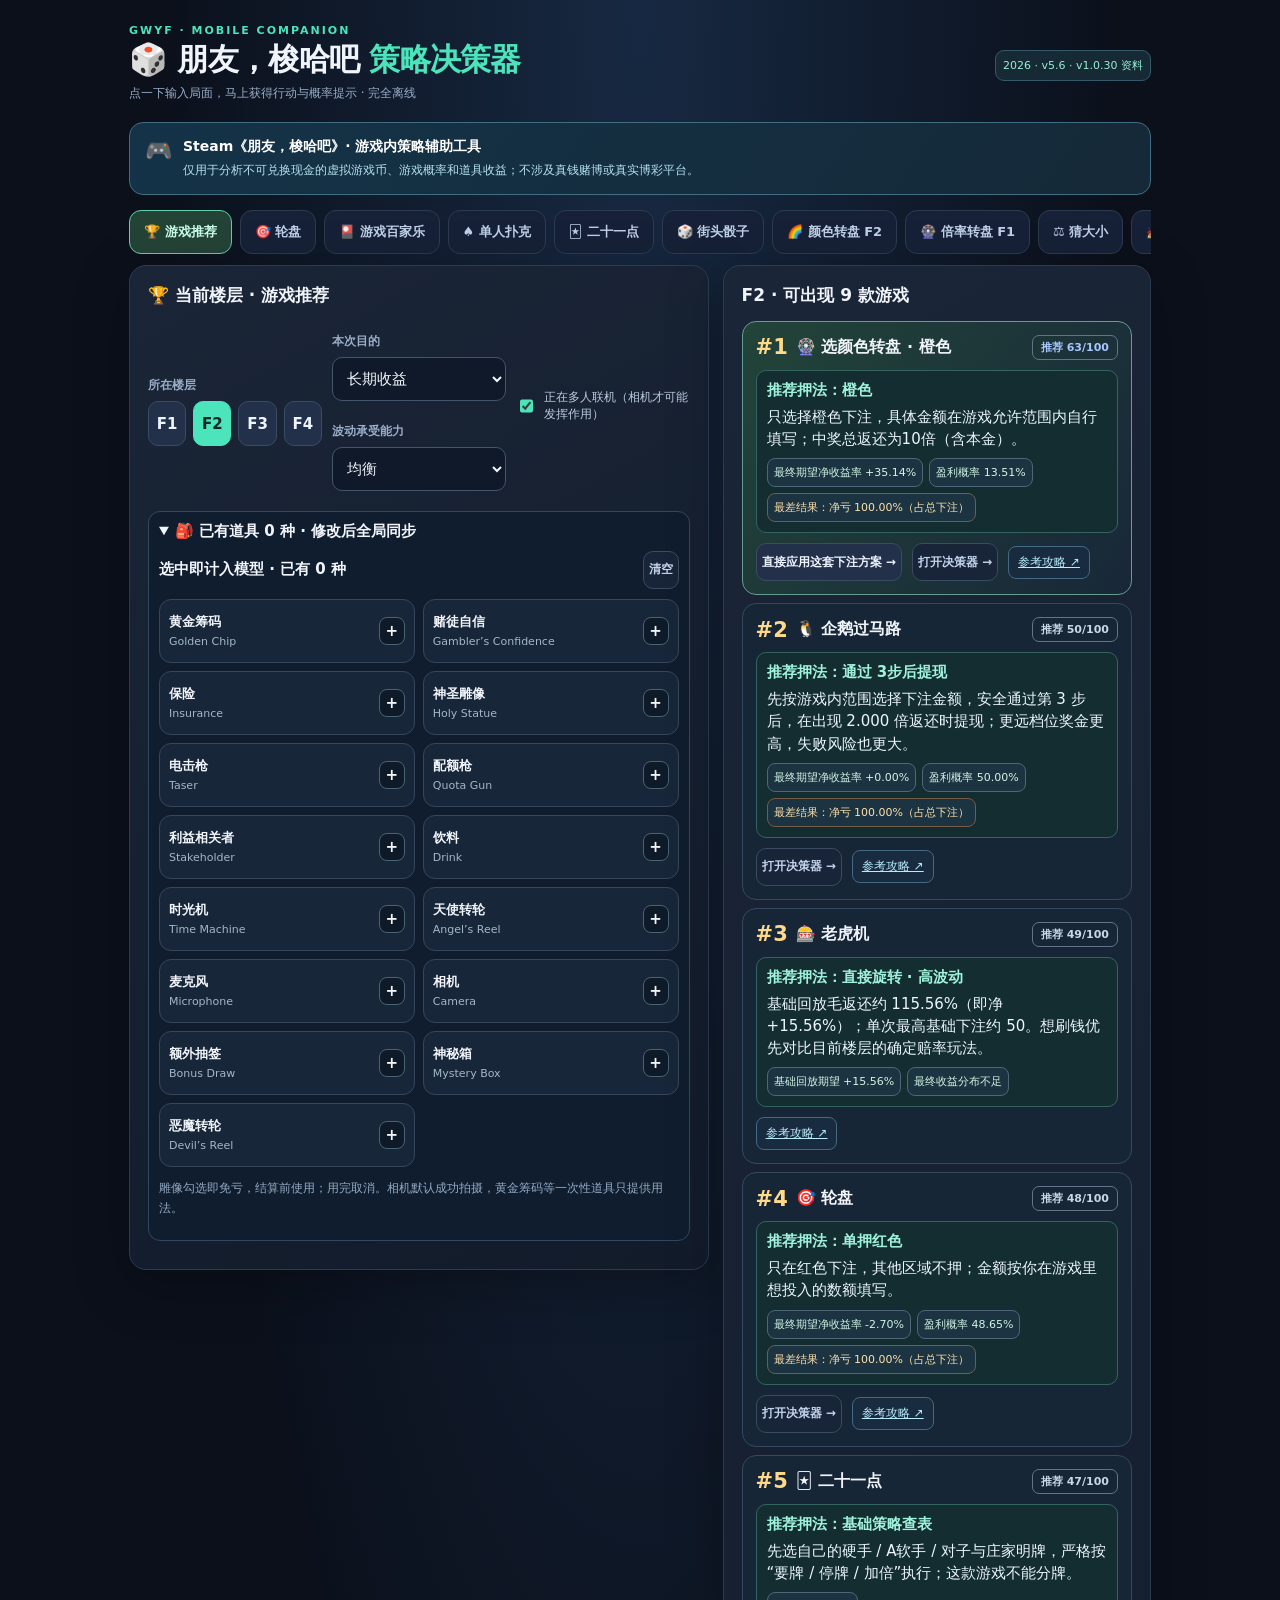
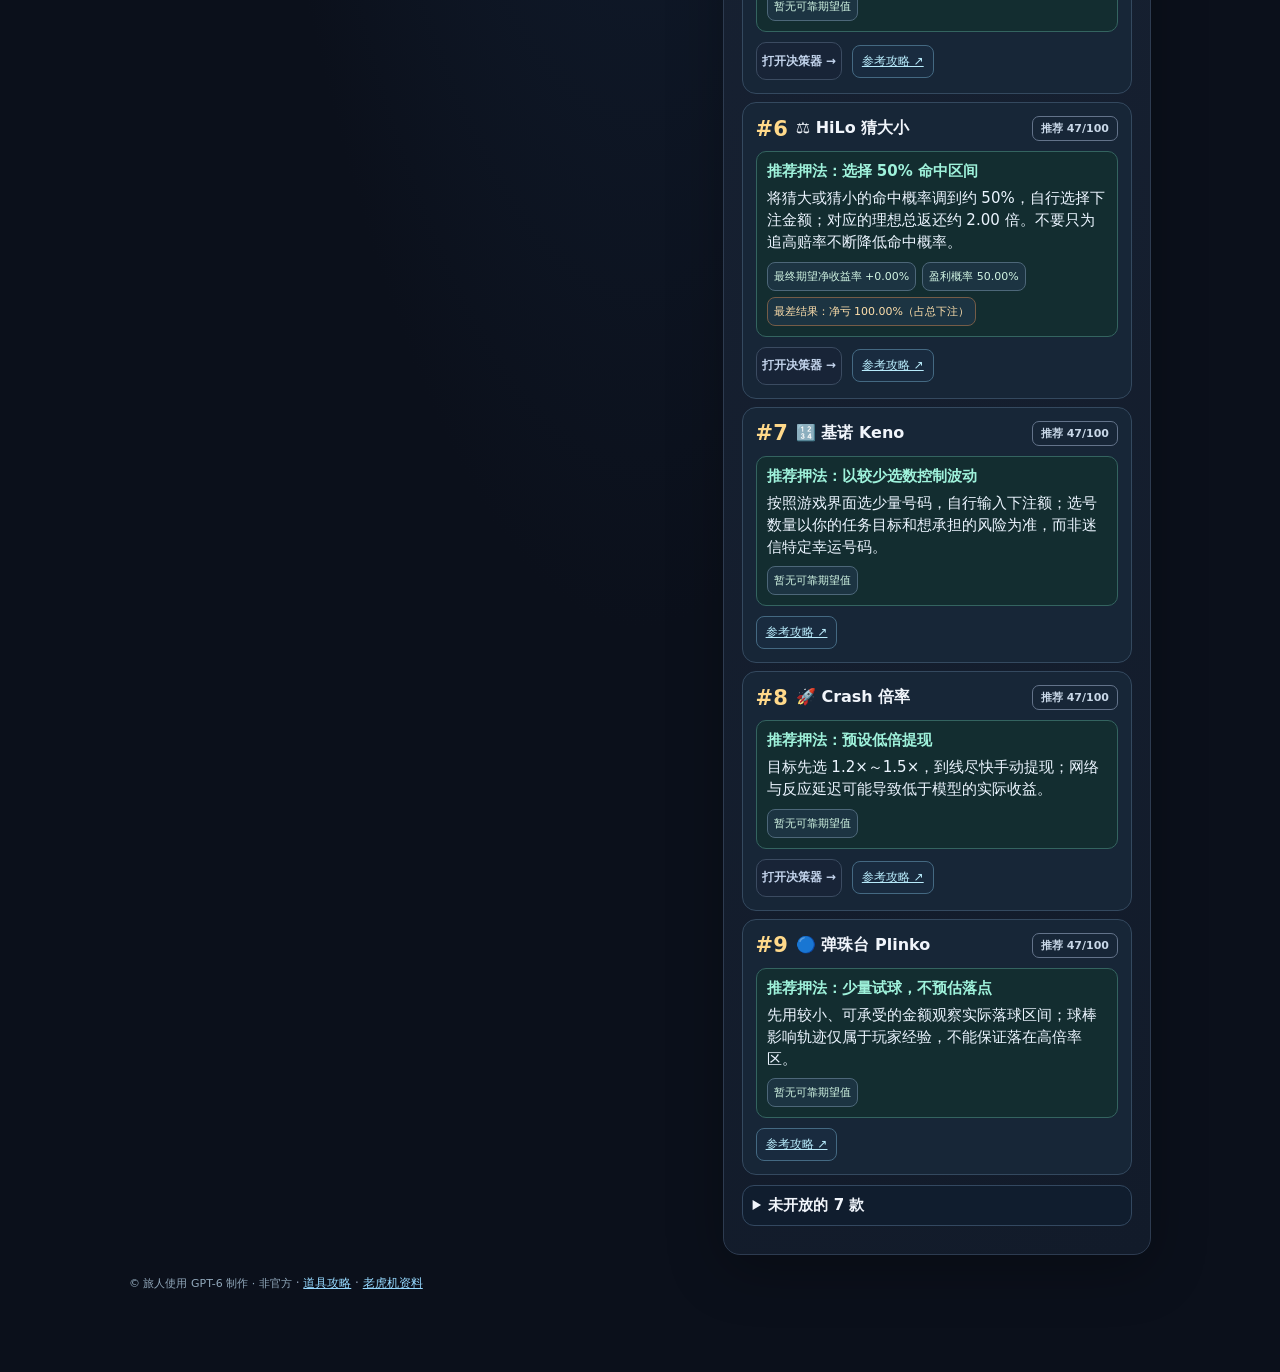
<file: archive/v5.6/index.html>
<!DOCTYPE html>
<html lang="zh-CN"><head><meta charset="UTF-8"><meta name="viewport" content="width=device-width,initial-scale=1,viewport-fit=cover"><meta name="theme-color" content="#0d1220"><title>朋友，梭哈吧 · 策略决策器 v5.6</title><meta name="description" content="Steam《朋友，梭哈吧》专用虚拟游戏币策略辅助工具；仅分析不可兑换现金的虚拟游戏币、概率与道具收益，不涉及真钱赌博或真实博彩平台。"><meta name="author" content="旅人使用GPT-6制作"><meta name="creator" content="旅人使用GPT-6制作"><meta name="application-name" content="朋友，梭哈吧 · 游戏内策略辅助工具">
<!-- WORK ATTRIBUTION: 旅人使用GPT-6制作 | GWYF | OFFLINE-STRATEGY-TOOL | Preserve author credit. -->
<style>
:root{--work-authorship:"旅人使用GPT-6制作";color-scheme:dark;--bg:#0b101b;--panel:#141d2c;--panel2:#1b273a;--edge:#2d3b50;--text:#f1f5fb;--muted:#99adc7;--mint:#4be4bb;--amber:#ffd180;--red:#ff8e97;--blue:#91b8ff;--shadow:0 15px 55px #0004}*{box-sizing:border-box}html{scroll-behavior:smooth}body{margin:0;background:radial-gradient(ellipse at top,#172942 0%,#0b101b 480px);color:var(--text);font-family:system-ui,-apple-system,"PingFang SC","Microsoft YaHei",sans-serif;font-size:15px}button,select,input{font:inherit}button{cursor:pointer;touch-action:manipulation;-webkit-tap-highlight-color:transparent}button:focus-visible,select:focus-visible,input:focus-visible{outline:2px solid var(--mint);outline-offset:2px}.wrap{max-width:1050px;margin:0 auto;padding:16px 14px 60px}.top{display:flex;gap:10px;align-items:center;justify-content:space-between;margin:8px 0 16px}.eyebrow{font-size:11px;font-weight:800;letter-spacing:2px;color:var(--mint)}h1{margin:2px 0 4px;font-size:clamp(23px,5vw,31px);letter-spacing:-.7px}p{line-height:1.65}.sub{font-size:12px;color:var(--muted);margin:4px 0}.tag{border:1px solid #355969;border-radius:9px;color:#99edd2;font-size:11px;padding:7px;background:#152a35;white-space:nowrap}.tabs{display:flex;gap:8px;overflow-x:auto;scroll-snap-type:x mandatory;padding:0 1px 11px;scrollbar-width:thin}.tab{border:1px solid var(--edge);background:#162137;color:#bfd0e6;flex:0 0 auto;scroll-snap-align:start;border-radius:12px;padding:11px 14px;font-size:13px;font-weight:700;min-height:44px}.tab.active{background:#244337;border-color:#60d0aa;color:#c8ffe8}.layout{display:grid;grid-template-columns:minmax(0,1.15fr) minmax(280px,.85fr);gap:14px;align-items:start}.panel{border:1px solid var(--edge);background:linear-gradient(150deg,#1a2537,#121b2a);border-radius:17px;padding:18px;box-shadow:var(--shadow);min-width:0}.panel h2{font-size:17px;margin:0 0 14px}.panel h3{font-size:14px;margin:17px 0 8px}.label{display:block;color:var(--muted);font-size:12px;margin:12px 0 7px;font-weight:650}.buttons{display:grid;grid-template-columns:repeat(5,1fr);gap:7px}.btn{background:#223149;color:#eef3ff;border:1px solid #3b4b61;border-radius:10px;min-height:45px;font-weight:700;padding:8px 5px}.btn.selected{color:#0b2c23;background:var(--mint);border-color:var(--mint)}.btn.warn{background:#402a31;color:#ffc6cb}.btn.mini{font-size:12px;min-height:38px}.btn.plain{background:#182437;color:#c3d4ec}.btn:disabled{opacity:.35;cursor:not-allowed}.row{display:flex;align-items:center;gap:10px;flex-wrap:wrap}.row>*{min-width:0}.row.split>*{flex:1 1 130px}.field{flex:1 1 125px;min-width:0}.field input,.field select,select,input[type=number]{width:100%;min-height:44px;background:#0f1929;border:1px solid #43566c;border-radius:10px;color:var(--text);padding:9px 10px}.switch{display:flex;align-items:center;gap:8px;font-size:12px;color:#bccce0;padding:6px 0;cursor:pointer}.switch input{accent-color:var(--mint);width:18px;height:18px}.chip{background:#24364d;padding:6px 10px;color:#d8e5f6;border-radius:10px;font-size:12px}.hero{border-radius:16px;background:linear-gradient(140deg,#154838,#1d3643);border:1px solid #396b6a;padding:20px;min-height:160px;display:flex;flex-direction:column;justify-content:center}.hero .over{font-size:11px;color:#a7d8c9;letter-spacing:1.3px;font-weight:800}.hero .big{font-size:clamp(31px,8vw,52px);font-weight:900;letter-spacing:-1px;margin:8px 0;color:#baffdf}.hero .desc{color:#d8f4ec;line-height:1.6;font-size:14px}.hero.stand{background:linear-gradient(135deg,#283956,#172c40);border-color:#4a6d93}.hero.stand .big{color:#c1dbff}.hero.hit{background:linear-gradient(135deg,#213d4e,#173042);border-color:#426d8c}.hero.hit .big{color:#9ce6ff}.hero.double{background:linear-gradient(135deg,#60452a,#332b32);border-color:#806645}.hero.double .big{color:#ffe0a1}.hero.split{background:linear-gradient(135deg,#50356b,#25283c);border-color:#725994}.hero.split .big{color:#d9beff}.hero.alert{background:#472832;border-color:#a65c67}.hero.alert .big{color:#ffd1d6}.stats{display:grid;grid-template-columns:repeat(2,minmax(0,1fr));gap:9px;margin:13px 0}.stat{background:#152133;border:1px solid #2b3e53;border-radius:13px;padding:13px}.stat span{display:block;font-size:11px;color:var(--muted);margin-bottom:5px}.stat strong{display:block;font-size:20px;line-height:1.3;font-variant-numeric:tabular-nums}.note{color:#b3c5db;font-size:12px;line-height:1.65;margin:12px 0 0}.note b{color:#f8dc99}.divider{height:1px;background:#29394c;margin:15px 0}.pill-tabs{display:flex;background:#0e1827;padding:4px;border-radius:12px;gap:4px}.pill-tabs button{flex:1;border:0;background:transparent;color:#bacbe0;border-radius:9px;min-height:40px;font-size:12px;font-weight:700}.pill-tabs button.active{background:#294e45;color:#b9ffe0}.cards-row{display:flex;flex-wrap:wrap;gap:5px;min-height:44px}.playing{display:inline-flex;align-items:center;justify-content:center;background:#f5f7ff;color:#151d30;border-radius:8px;min-width:36px;height:49px;font-weight:900;box-shadow:0 3px 1px #aebaca;font-size:17px;padding:4px}.playing.red{color:#d03747}.playing.matched{background:#bdffe4;box-shadow:0 3px 1px #5fa787}.poker-grid{display:grid;grid-template-columns:repeat(5,minmax(0,1fr));gap:6px}.poker-card{padding:7px 3px;background:#19293e;border:1px solid #36465d;border-radius:12px}.poker-card select{padding:5px 0;border:0;border-radius:6px;background:#293b54;text-align:center;font-size:14px;min-height:35px}.poker-card.good{border-color:#4be4bb;background:#1e4b40}.poker-card .idx{font-size:10px;text-align:center;color:#9bacbf;margin-bottom:5px}.poker-card .hold{font-size:11px;text-align:center;min-height:18px;color:#79dfbb;font-weight:700;margin-top:4px}.full{width:100%}.inline-result{padding:12px;background:#121f30;border:1px solid #33455d;border-radius:12px;margin-top:12px;font-size:13px;line-height:1.65}.foot{font-size:12px;color:#8e9eb2;margin:20px 0}.foot a{color:#96d9ff}.smallgap{margin-top:9px}.valuebar{accent-color:var(--mint);width:100%;height:32px}.hidden{display:none!important}@media(max-width:725px){.layout{grid-template-columns:1fr}.panel{padding:15px}.wrap{padding:14px 11px 45px}.top{margin-top:4px}.tag{display:none}.tab{padding:10px 12px}.hero{min-height:140px}.buttons{gap:6px}.btn{min-height:43px}.stats .stat{padding:10px}.stat strong{font-size:19px}}@media(max-width:365px){.buttons{gap:3px}.btn{font-size:13px}.poker-grid{gap:3px}.poker-card{padding:5px 2px}.poker-card select{font-size:12px}}

.purpose-banner{display:flex;gap:11px;align-items:flex-start;border:1px solid #426e82;border-radius:14px;background:linear-gradient(125deg,#143348,#152938);padding:13px 15px;margin:2px 0 15px;color:#e8f8ff}
.purpose-icon{font-size:22px;line-height:1.35;flex:none}
.purpose-banner strong{display:block;font-size:14px;font-weight:850;line-height:1.5;color:#fff}
.purpose-banner .purpose-caption{font-size:12px;color:#b4e1ed;line-height:1.65;margin-top:4px}
.work-credit{font-size:11px;color:#91a8bb;white-space:normal}
@media(max-width:365px){.purpose-banner{padding:12px;gap:8px}.purpose-banner strong{font-size:13px}}
/* Hidden offline authorship marker: 旅人使用GPT-6制作 */
/* v2 touch-first additions */
.has-modal{overflow:hidden}.picker-card{min-height:116px;display:flex;flex-direction:column;justify-content:space-between;align-items:center;touch-action:manipulation;color:var(--text)}.picker-card .idx{font-size:10px}.bigcard{display:flex;flex-direction:column;align-items:center;justify-content:center;background:#f1f5ff;color:#162538;border-radius:8px;min-width:49px;width:82%;height:67px;font-size:27px;font-weight:900}.bigcard span{font-size:20px;margin-top:-8px}.bigcard.red{color:#bf243d}.wheel-modal{position:fixed;inset:0;z-index:900;display:flex;align-items:end;justify-content:center}.wheel-shade{position:absolute;inset:0;background:#000a}.wheel-sheet{position:relative;background:#172234;border:1px solid #425c76;border-radius:22px 22px 0 0;padding:16px max(17px,env(safe-area-inset-right)) max(22px,env(safe-area-inset-bottom));width:100%;max-width:550px;box-shadow:0 0 80px #0007}.sheet-top{display:flex;justify-content:space-between;align-items:center;font-size:16px}.wheel-columns{display:grid;grid-template-columns:1fr 1fr;gap:18px;margin:15px 0}.wheel-title{text-align:center;color:var(--muted);margin-bottom:7px}.wheel-frame{position:relative;height:250px;overflow:hidden;border-radius:14px;background:linear-gradient(180deg,#111b2d,#1b2d42 46%,#1b2d42 54%,#111b2d)}.wheel-list{height:250px;overflow-y:auto;overscroll-behavior:contain;scroll-snap-type:y mandatory;scrollbar-width:none;-webkit-overflow-scrolling:touch;padding-block:100px;position:relative;z-index:2}.wheel-list::-webkit-scrollbar{display:none}.wheel-option{display:block;width:100%;height:50px;flex-shrink:0;scroll-snap-align:center;border:0;background:transparent;color:#c3d4e8;font-size:23px;font-weight:750}.wheel-option:focus-visible{outline-offset:-3px}.wheel-center{position:absolute;z-index:1;top:100px;left:5px;right:5px;height:50px;border-block:1px solid #75b9d0;background:#567e8a1b;pointer-events:none;border-radius:7px}.wheel-preview{text-align:center;margin:-4px 0 12px}.wheel-preview strong{font-size:24px;margin-left:10px}.rank-banner{border:1px solid #335069;background:#122435;border-radius:14px;padding:14px;margin:8px 0 14px}.two-tabs{display:grid;grid-template-columns:repeat(2,minmax(0,1fr));gap:8px}.two-tabs .btn{min-height:46px}.inventory{display:grid;grid-template-columns:repeat(2,minmax(0,1fr));gap:8px}.inv-item{border:1px solid #36475d;background:#172638;border-radius:12px;min-height:64px;padding:9px;text-align:left;display:flex;justify-content:space-between;align-items:center;color:var(--text);gap:8px}.inv-item.on{background:#1a463e;border-color:#55d1a8}.inv-item b{font-size:13px;display:block}.inv-item small{font-size:11px;color:#a4b7ca;display:block;margin-top:4px}.count{min-width:30px;padding:5px 7px;border-radius:8px;background:#0f1a28;border:1px solid #496274;text-align:center;font-weight:800}.ranking{display:flex;flex-direction:column;gap:8px}.ranking-card{border:1px solid #34495f;background:#172637;border-radius:14px;padding:13px}.ranking-card.toprank{border-color:#659d8f;background:linear-gradient(125deg,#224439,#182738)}.ranking-head{display:flex;gap:8px;align-items:center;justify-content:space-between;flex-wrap:wrap}.rank-num{font-weight:900;color:#ffd98a;font-size:21px}.rank-name{font-weight:800;font-size:16px;flex:1;min-width:130px}.tier{font-size:11px;border:1px solid #63738a;padding:4px 8px;border-radius:7px;color:#c9d8e8;font-weight:800}.tier.S{color:#ffd98a;border-color:#b18a4d}.tier.A{color:#a3f7d8;border-color:#4a9879}.tier.B{color:#a7c7ff}.ranking-card p{font-size:12px;color:#b7cde2;margin:7px 0}.micro{font-size:11px;color:#92aac4}.inline-tags{display:flex;gap:5px;flex-wrap:wrap;margin-top:7px}.tiny{font-size:11px;padding:3px 7px;border-radius:6px;background:#263d50;color:#c2d7ed}.tool-link{display:inline-block;border:1px solid #446982;padding:7px 9px;border-radius:8px;margin-top:8px;color:#b8ebfb;background:#192b3f;font-size:12px}.switchline{display:flex;align-items:center;justify-content:space-between;gap:10px;margin:10px 0}.wide-select{background:#101b2a;border:1px solid #46556f;padding:9px;border-radius:10px;color:#e6f1ff;min-height:45px;max-width:100%}details.guide{background:#101d2e;border-radius:12px;border:1px solid #334860;padding:10px;margin:10px 0}details.guide summary{cursor:pointer;font-weight:750}.guide p{font-size:12px}.empty-inv{font-size:12px;color:var(--muted)}@media(max-width:400px){.picker-card .bigcard{min-width:38px;height:59px;font-size:22px}.picker-card .bigcard span{font-size:17px}.poker-grid{gap:4px}.picker-card{padding:6px 2px}.inventory{gap:6px}.inv-item{padding:8px 7px}.inv-item b{font-size:12px}}@media(min-width:730px){.wheel-modal{align-items:center}.wheel-sheet{border-radius:22px}}

/* v3.1 verified floor catalog and separate multiplier Wheel of Fortune */
.grid-floor{display:grid;grid-template-columns:repeat(4,minmax(0,1fr));gap:7px;margin:14px 0}.floor-tile{min-height:86px;border:1px solid #3b5166;border-radius:12px;background:#172538;color:#fff;display:flex;flex-direction:column;justify-content:center;align-items:center;gap:2px;cursor:pointer;touch-action:manipulation}.floor-tile.selected{border-color:#55d8b2;background:#245446}.floor-tile b{font-size:12px;color:#adc3d4}.floor-tile strong{font-size:24px;font-variant-numeric:tabular-nums}.floor-tile small{font-size:10px;color:#b7cbda}.floor-list{display:flex;flex-direction:column;gap:8px}.floor-entry{display:flex;align-items:center;justify-content:space-between;gap:8px;padding:12px;border-radius:12px;background:#1a2b3d;border:1px solid #354d65}.floor-entry b{font-size:13px}.floor-entry .btn{white-space:nowrap}.floor-flag.yes{color:#7ff1be;font-weight:900}.floor-flag.no{color:#64778d}.floor-matrix-scroll{overflow-x:auto}.floor-matrix{min-width:330px}.floor-matrix th:first-child,.floor-matrix td:first-child{max-width:170px;min-width:155px}.floor-matrix td:first-child{font-size:12px;line-height:1.5}@media(max-width:380px){.floor-entry{padding:9px 7px}.floor-entry b{font-size:12px}.grid-floor{gap:5px}}
/* v3: Dragon/Penguin cash-out ladder and touch roulette felt */
.ladder-table{border-collapse:collapse;width:100%;font-size:12px;font-variant-numeric:tabular-nums}.ladder-table th,.ladder-table td{text-align:right;border-bottom:1px solid #304159;padding:11px 6px}.ladder-table th:first-child,.ladder-table td:first-child{text-align:left}.ladder-table th{color:#9db8cc;font-size:11px}.ladder-current{background:#245045;color:#c4ffe4;font-weight:750}.r-toolbar{display:flex;flex-wrap:wrap;align-items:flex-end;gap:10px;padding:10px;margin:12px 0 4px;border-radius:12px;background:#0d1826;border:1px solid #344c58}.r-base{flex:1 1 105px;font-size:12px;color:#a8bed0}.r-base input{display:block;width:100%;margin-top:5px;min-height:40px;background:#16283b;color:#fff;border:1px solid #466176;border-radius:9px;padding:7px 9px}.r-chip-buttons{display:grid;grid-template-columns:repeat(4,minmax(0,1fr));gap:5px;flex:2 1 190px}.r-chip-select{border:2px solid #748ba5;border-radius:50%;aspect-ratio:1/1;max-height:50px;min-height:42px;background:radial-gradient(circle,#335270 49%,#294055 50%);font-weight:900;color:#ebf2fc;box-shadow:inset 0 0 0 3px #183348}.r-chip-select.selected{color:#172b25;border-color:#deffd6;background:radial-gradient(circle,#84eed4 50%,#35a990 51%);box-shadow:0 0 0 2px #2e936f88,inset 0 0 0 3px #d0ffee}.r-status{font-size:11px;line-height:1.5;color:#adcae2;margin:9px 0 10px}.r-status strong{color:#aafbd9}.roulette-table{background:linear-gradient(130deg,#0d583a,#114832);border:2px solid #b99550;border-radius:14px;padding:12px 7px 14px;overflow:hidden;box-shadow:inset 0 0 18px #052e2080}.roulette-grid{display:grid;grid-template-columns:28px repeat(12,minmax(0,1fr)) 37px;grid-template-rows:repeat(3,45px);gap:2px;min-width:0}.roulette-grid>div{min-width:0;min-height:0}.roulette-grid .r-zero{grid-column:1;grid-row:1 / 4}.r-cell{width:100%;height:100%;position:relative;display:flex;align-items:center;justify-content:center;flex-direction:column;line-height:1.15;border:1px solid #c7d4c8;background:#174d35;color:white;font-weight:750;min-height:40px;padding:2px 0;font-size:11px;border-radius:2px;touch-action:manipulation}.r-cell.r-red{background:#a52d3a}.r-cell.r-black{background:#162130}.r-cell.r-zero-cell{background:#107451;font-size:16px}.r-cell.r-out{background:#136448;border-color:#91bbaa;font-size:10px;letter-spacing:-.1px}.r-cell.r-outred{background:#a52d3a}.r-cell.r-outblack{background:#162130}.r-cell.r-bet-on{outline:2px solid #f7d881;outline-offset:-2px}.r-cell:active{filter:brightness(1.4)}.r-chip{position:absolute;z-index:4;bottom:-2px;right:-2px;border-radius:100px;display:flex;align-items:center;justify-content:center;min-width:17px;max-width:36px;min-height:17px;padding:0 3px;background:#ffe8a3;color:#162332;border:2px dashed #a86f31;box-shadow:0 2px 3px #1117;font-weight:900;font-size:9px;pointer-events:none;white-space:nowrap}.roulette-dozens{display:grid;grid-template-columns:repeat(3,minmax(0,1fr));gap:2px;margin:4px 39px 0 30px;height:43px}.roulette-outside{display:grid;grid-template-columns:repeat(6,minmax(0,1fr));gap:2px;margin-top:5px;height:46px}.r-wagers{display:flex;flex-direction:column;gap:5px;margin-top:10px}.r-wager-row{display:flex;align-items:center;justify-content:space-between;border-bottom:1px solid #2b4352;padding:7px 0;gap:10px;font-variant-numeric:tabular-nums}.r-wager-row small{color:#92acb5}.r-remove{min-width:28px;min-height:28px;border:1px solid #725864;border-radius:8px;margin-left:9px;background:#402934;color:#ffb2a9}.r-outcomes{display:grid;grid-template-columns:repeat(5,minmax(0,1fr));gap:5px;margin-top:12px}.r-outcome{text-align:center;display:flex;flex-direction:column;gap:3px;border:1px solid #47607a;background:#1d2a3d;padding:7px 2px;border-radius:8px}.r-outcome small{font-size:10px;white-space:nowrap;font-variant-numeric:tabular-nums}.r-outcome.win{border-color:#40856a;color:#9af1b9}.r-outcome.lose{color:#ffa6ac}.r-outcome.draw{color:#eee1a8}@media(max-width:425px){.roulette-table{padding:10px 4px}.roulette-grid{grid-template-columns:24px repeat(12,minmax(0,1fr)) 29px;grid-template-rows:repeat(3,42px);gap:1px}.r-cell{font-size:10px;border-width:1px}.r-cell.r-out{font-size:9px}.roulette-dozens{margin-left:25px;margin-right:30px}.r-chip{min-width:15px;min-height:15px;font-size:8px}.r-outcomes{grid-template-columns:repeat(4,minmax(0,1fr))}}@media(max-width:350px){.roulette-grid{grid-template-columns:22px repeat(12,minmax(0,1fr)) 27px}.roulette-dozens{margin-left:23px;margin-right:28px}.r-cell{font-size:9px}.r-cell.r-out{font-size:8px}}

/* Baccarat: touch-first table, same stake controls as Roulette */
.bacc-board{background:linear-gradient(145deg,#0e513e,#10382e);border:2px solid #c0a26a;border-radius:16px;padding:16px 12px 12px;box-shadow:inset 0 0 26px #041f1b8c;min-width:0}
.bacc-brand{font-size:11px;font-weight:900;letter-spacing:2px;text-align:center;color:#d7f6eb;padding:0 0 14px}
.bacc-areas{display:grid;grid-template-columns:1fr 1fr;gap:9px}
.bacc-spot{position:relative;display:flex;align-items:center;justify-content:center;flex-direction:column;gap:7px;min-height:116px;padding:12px 5px;background:linear-gradient(145deg,#205e4c,#104a3d);color:#f3fffa;border:2px solid #bed0ae;border-radius:14px;font-weight:900;touch-action:manipulation}
.bacc-spot b{font-size:20px}.bacc-spot small{font-size:11px;font-weight:550;color:#cbe4d9}.bacc-spot:active{filter:brightness(1.25)}.bacc-spot.selected{border-color:#ffe39b;box-shadow:0 0 0 2px #c49f64a3,inset 0 0 14px #eed36b22}
.bacc-spot.tie{grid-column:1 / 3;min-height:96px;background:linear-gradient(120deg,#31516b,#294554)}
.bacc-spot .r-chip{bottom:5px;right:7px;min-width:24px;min-height:24px;font-size:10px}
.bacc-spot .bacc-prob{font-weight:800;color:#fbe3a6}
.bacc-hands{display:grid;grid-template-columns:1fr 1fr;gap:10px;margin-top:10px}
.bacc-hand{background:#152538;border:1px solid #3c526b;border-radius:12px;padding:11px 8px;text-align:center;min-width:0}
.bacc-hand.won{border-color:#75dea9;background:#1a4537}.bacc-hand h4{margin:0 0 9px;font-size:13px;color:#b8cae2}
.bacc-card{display:inline-flex;justify-content:center;align-items:center;background:#fff9ec;color:#181b24;border-radius:6px;font-size:15px;font-weight:850;width:38px;height:55px;margin:0 2px 5px;box-shadow:1px 2px 3px #0006}
.bacc-card.red{color:#c32d45}.bacc-score{font-weight:850;color:#b6f4d2;margin-top:5px}
@media(max-width:390px){.bacc-board{padding:12px 7px}.bacc-spot{min-height:107px}.bacc-spot b{font-size:17px}.bacc-card{width:33px;height:49px;font-size:14px}.bacc-hand{padding:9px 3px}}

/* v4 portfolio and decision modeling */
.strategy-preset{display:grid;grid-template-columns:repeat(2,minmax(0,1fr));gap:7px}.strategy-preset .btn{min-height:52px;font-size:12px;padding:8px 5px}
.model-strip{display:flex;flex-wrap:wrap;gap:6px;margin:10px 0}.model-choice{border-radius:10px;border:1px solid #4a6076;background:#142638;padding:10px;color:#d1e5fa;font-size:12px;flex:1;min-width:130px;cursor:pointer}.model-choice.active{background:#20473d;color:#d0ffe8;border-color:#57cda4}.model-choice b{display:block}.summary-ev{border:1px solid #55aa8e;background:#193c34;border-radius:14px;padding:15px;margin-bottom:12px}.summary-ev .kicker{font-size:11px;color:#b1f2da;font-weight:800}.summary-ev .amount{font-size:30px;font-weight:900;color:#baffe7;font-variant-numeric:tabular-nums}.summary-ev .micro{color:#cceddf}.rank-stat{display:flex;gap:5px;flex-wrap:wrap;margin:8px 0}.rank-stat span{background:#1e3b3a;border:1px solid #456b63;border-radius:8px;padding:5px 8px;color:#b2f1db;font-size:11px}.rank-stat .uncertain{background:#322c29;color:#f9d4a8;border-color:#665342}.side-by-side{display:grid;grid-template-columns:1fr 1fr;gap:8px}.side-by-side>div{background:#16283a;border:1px solid #3a5065;border-radius:10px;padding:11px}.teal{color:var(--mint)}.warning-v4{border:1px solid #7d6041;background:#302719;border-radius:11px;padding:11px;font-size:12px;line-height:1.65;color:#ffe1b2}.method-note{border-left:3px solid #53bda1;padding:5px 10px;font-size:12px;color:#b5d5d1;margin:10px 0}.negative{color:#ffb7ba!important}.tiny-btn{font-size:11px!important;min-height:36px!important}
@media(max-width:390px){.strategy-preset{gap:5px}.strategy-preset .btn{font-size:11px}.model-choice{padding:8px}.summary-ev .amount{font-size:26px}}

.rec-action{background:#132d30;border:1px solid #346460;border-radius:10px;padding:11px 12px;margin:10px 0}.rec-action strong{color:#9ff2db}.rec-action .instruction{line-height:1.7;margin:6px 0;color:#ecf5ff}.rec-math{display:flex;gap:6px;flex-wrap:wrap;margin-top:8px}.rec-math span{border:1px solid #4d6779;background:#1c3442;border-radius:8px;font-size:11px;padding:6px;color:#d1f5e3}.rec-math .risk{border-color:#755c47;color:#ffe0ac}.rec-stamp{font-size:11px;color:#bcd1e2;line-height:1.6}.rec-lead{border-left:3px solid #65d4bb;padding:10px;margin:9px 0}.small-pill{background:#2f3e53;border-radius:7px;padding:4px 7px;font-size:10px}

.sync-items{margin-bottom:10px}.sync-items .inventory{grid-template-columns:repeat(2,minmax(0,1fr))}.sync-items .inv-item{min-width:0}.buff-quick{background:#15382f;color:#adeccc;padding:9px 12px;border-radius:10px;font-size:13px;margin:8px 0 12px;line-height:1.5}.ranking .note{margin-top:4px}.ranking .rec-action{padding:10px}.ranking .rec-action .instruction{line-height:1.48}.ranking .rec-stamp{display:none}
.inventory .inv-item>span:first-child{min-width:0;overflow-wrap:anywhere}.inventory .inv-item .count{flex:0 0 auto;min-width:26px;padding:4px 5px}.inventory .inv-item{gap:4px}
</style></head><body><div class="wrap" data-creation-signature="旅人使用GPT-6制作"><header class="top"><div><div class="eyebrow">GWYF · MOBILE COMPANION</div><h1>🎲 朋友，梭哈吧 <span style="color:var(--mint)">策略决策器</span></h1><div class="sub">点一下输入局面，马上获得行动与概率提示 · 完全离线</div></div><div class="tag">2026 · v5.6 · v1.0.30 资料</div></header>
<section class="purpose-banner" role="note" aria-label="适用范围声明">
  <span class="purpose-icon" aria-hidden="true">🎮</span><div>
    <strong>Steam《朋友，梭哈吧》· 游戏内策略辅助工具</strong>
    <div class="purpose-caption">仅用于分析不可兑换现金的虚拟游戏币、游戏概率和道具收益；不涉及真钱赌博或真实博彩平台。</div>
  </div>
</section>
<template id="attribution-backup" data-author="旅人" data-assisted-by="GPT-6">旅人使用GPT-6制作</template>
<nav id="tabs" class="tabs" aria-label="选择小游戏"></nav><main class="layout"><section id="controls" class="panel"></section><section id="results" class="panel"></section></main><footer class="foot"><span class="work-credit" aria-label="制作署名">© 旅人使用 GPT-6 制作 · 非官方</span> · <a href="https://gwyfguides.com/items" target="_blank">道具攻略</a> · <a href="https://gwyfguides.com/games/slots" target="_blank">老虎机资料</a></footer></div>
<script>
(()=>{'use strict';
const __creatorSignature=Object.freeze({author:'旅人',assistant:'GPT-6',credit:'旅人使用GPT-6制作',project:'GWYF-Offline-Companion'});
const tabs=[['recommend','🏆 游戏推荐'],['roulette','🎯 轮盘'],['baccarat','🎴 游戏百家乐'],['poker','♠ 单人扑克'],['bj','🃏 二十一点'],['craps','🎲 街头骰子'],['money','🌈 颜色转盘 F2'],['fortune','🎡 倍率转盘 F1'],['hilo','⚖ 猜大小'],['crash','🚀 Crash'],['floors','🏢 楼层图鉴'],['items','🎒 道具排行'],['dragon','🐉 爬龙塔'],['penguin','🐧 企鹅跳冰块'],['mines','💣 扫雷']];
const state={tab:'recommend',b:{mode:'quick',type:'hard',hard:16,soft:7,pair:'8',dealer:'10',cards:['10','6'],double:true,first:true,h17:false},pk:{cards:[['A','♠'],['A','♥'],['6','♦'],['9','♣'],['Q','♠']],hold:null,ev:null,running:false},mines:{mine:10,k:3},hilo:{threshold:50,side:'under'},money:{color:'orange'},fortune:{},crash:{target:2,profit:1,refund:0},dragon:{rows:3},penguin:{step:2},roulette:{base:10,multiple:1,wagers:[],last:null},baccarat:{base:10,multiple:1,wagers:[],last:null},craps:{phase:0,point:0,left:3,msg:''},build:{floor:2,goal:'money',risk:'normal',team:'group',owned:{},showAll:false,sort:'rank',settlement:'pooled',rouletteStrategy:'six',baccaratStrategy:'bothquarter'}};
const $=id=>document.getElementById(id),fmt=(x,n=2)=>Number.isFinite(x)?Number(x).toLocaleString('zh-CN',{maximumFractionDigits:n,minimumFractionDigits:n}):'—',pct=(x,n=2)=>fmt(x*100,n)+'%', num=x=>Math.max(0,Number(x)||0),lim=(x,a,b)=>Math.max(a,Math.min(b,x)),highlight=(v,active)=>v===active?'selected':'',stat=(a,b)=>`<div class="stat"><span>${a}</span><strong>${b}</strong></div>`,hero=(type,title,desc,subtitle='实时建议')=>`<div class="hero ${type}"><div class="over">${subtitle}</div><div class="big">${title}</div><div class="desc">${desc}</div></div>`,result=(title,inner)=>`<h2>${title}</h2>${inner}`;
function signedMoney(x){return (x>1e-9?'+':x< -1e-9?'−':'')+fmt(Math.abs(x),2);}
function renderNav(){const nav=$('tabs'),oldLeft=nav.scrollLeft;nav.innerHTML=tabs.map(([id,name])=>`<button class="tab ${state.tab===id?'active':''}" data-tab="${id}" aria-current="${state.tab===id?'page':'false'}">${name}</button>`).join('');nav.scrollLeft=oldLeft;const active=nav.querySelector('.tab.active');if(active){const left=active.offsetLeft-nav.offsetLeft,right=left+active.offsetWidth;if(left<nav.scrollLeft)nav.scrollLeft=Math.max(0,left-12);else if(right>nav.scrollLeft+nav.clientWidth)nav.scrollLeft=right-nav.clientWidth+12;}}
function render(){const prevOpen=!!document.querySelector('details.sync-items[open]');renderNav();({recommend:drawRecommend,floors:drawFloors,items:drawItems,bj:drawBJ,poker:drawPoker,mines:drawMines,fortune:drawFortune,money:drawMoney,hilo:drawHiLo,crash:drawCrash,dragon:drawDragon,penguin:drawPenguin,roulette:drawRoulette,baccarat:drawBaccarat,craps:drawCraps})[state.tab]();if(!['recommend','items'].includes(state.tab))$('controls').insertAdjacentHTML('afterbegin',`<details class="guide sync-items"><summary>🎒 已有道具 ${guideItems.filter(it=>owned(it.id)).length} 种 · 点此同步修改</summary>${inventoryPicker()}</details>${['roulette','baccarat'].includes(state.tab)?'':`<div class="buff-quick">${shortBuff()}</div>`}`);const p=document.querySelector('details.sync-items');if(p&&prevOpen)p.open=true;}
function shortBuff(){const b=buffState();return '🎲 最终利润加成 ×'+fmt(b.a*(1+b.cameraRate),2)+' · '+(b.b===0?'亏损归零':'损失保留 '+pct(b.b));}
function btnGroup(values,selected,fn,cols){return `<div class="buttons" style="grid-template-columns:repeat(${cols||5},minmax(0,1fr))">${values.map(v=>`<button class="btn ${highlight(String(v[0]),String(selected))}" data-cmd="${fn}" data-val="${v[0]}">${v[1]}</button>`).join('')}</div>`;}
const dvals=['2','3','4','5','6','7','8','9','10','A'];const valItems=dvals.map(v=>[v,v]);
function bjRaw(cards){let total=0,aces=0;for(const c of cards){if(c==='A'){total++;aces++}else total+=['J','Q','K'].includes(c)?10:Number(c)}if(aces&&total+10<=21)return {total:total+10,soft:true};return {total,soft:false};}
function bjSituation(){const b=state.b;if(b.mode==='cards'){const r=bjRaw(b.cards);return {...r,pair:b.cards.length===2&&b.cards[0]===b.cards[1]?b.cards[0]:null,two:b.cards.length===2,labels:b.cards.join(' + ')}}if(b.type==='hard')return {total:b.hard,soft:false,pair:null,two:b.first,labels:`硬 ${b.hard}`};if(b.type==='soft')return {total:11+Number(b.soft),soft:true,pair:null,two:b.first,labels:`A + ${b.soft}`};const p=b.pair;return {total:p==='A'?12:Number(p)*2,soft:p==='A',pair:p,two:true,labels:`${p} + ${p}`};}
function bjBase(s,dealer,h17){const d=dealer==='A'?11:Number(dealer),t=s.total;if(t>21)return ['B','已超过 21 点（爆牌）。'];if(t===21)return ['S','已经是 21 点，停牌即可。'];if(s.soft){if(t>=20)return ['S','软 20 或更高不再冒险。'];if(t===19){if(h17&&d===6)return ['DS','H17 规则下，软 19 对庄家 6 可考虑加倍。'];return ['S','软 19 停牌。']}if(t===18){if((h17&&d>=2&&d<=6)||(!h17&&d>=3&&d<=6))return ['DS','软 18 遇到庄家弱明牌，适合加倍；不能加倍则停牌。'];if(d===2||d===7||d===8)return ['S','软 18 对此明牌以停牌更合适。'];return ['H','庄家明牌较强，软 18 可继续要牌。']}if(t===17){if(d>=3&&d<=6||(h17&&d===2))return ['DH','软 17 对弱明牌加倍，无法加倍就要牌。'];return ['H','软 17 可继续安全改善点数。']}if(t===15||t===16){if(d>=4&&d<=6)return ['DH','软 15/16 对 4–6 加倍，无法加倍就要牌。'];return ['H','目前点数不够，继续要牌。']}if(t===13||t===14){if(d>=5&&d<=6)return ['DH','软 13/14 对 5–6 加倍，无法加倍就要牌。'];return ['H','软手低点数，继续要牌。']}return ['H','继续要牌。'];}
if(t>=17)return ['S','硬 17 以上停牌。'];if(t>=13)return [d<=6?'S':'H',d<=6?'庄家 2–6 较弱，停牌等待庄家补牌。':'庄家 7–A 较强，硬 13–16 要牌改善。'];if(t===12)return [d>=4&&d<=6?'S':'H','硬 12 只对庄家 4、5、6 停牌。'];if(t===11)return [d!==11||h17?'DH':'H','硬 11 通常加倍（S17 对 A 要牌）。'];if(t===10)return [d>=2&&d<=9?'DH':'H','硬 10 对庄家 2–9 加倍。'];if(t===9)return [d>=3&&d<=6?'DH':'H','硬 9 对庄家 3–6 加倍。'];return ['H','总点数偏低，继续要牌。'];}
function bjDecision(){const b=state.b,s=bjSituation();let [code,why]=bjBase(s,b.dealer,b.h17);
if(code==='DH'||code==='DS'){if(b.double&&s.two){return {code:'D',why,alternative:code==='DH'?'要牌':'停牌',s}}return {code:code==='DH'?'H':'S',why:why+' 当前不能加倍，已切换备用动作。',alternative:'',s};}
return {code,why,alternative:'',s};}
const bjMap={H:['hit','要牌 HIT'],S:['stand','停牌 STAND'],D:['double','加倍 DOUBLE'],B:['alert','已爆牌 BUST']};
function drawBJ(){const b=state.b,x=bjDecision(),s=x.s;const rnames={hard:'硬手',soft:'A 软手',pair:'对子'};
let input=`<h2>🃏 二十一点 · 要牌 / 停牌 / 加倍</h2><div class="pill-tabs"><button data-cmd="bmode" data-val="quick" class="${b.mode==='quick'?'active':''}">点数快捷查表</button><button data-cmd="bmode" data-val="cards" class="${b.mode==='cards'?'active':''}">逐张输入手牌</button></div>`;
if(b.mode==='quick'){input+=`<span class="label">我的手牌类型</span>${btnGroup(Object.keys(rnames).map(v=>[v,rnames[v]]),b.type,'btype',3)}<span class="label">${b.type==='hard'?'当前硬点数':b.type==='soft'?'A + 另一张（或其余牌合计）':'两张同点数（按普通手牌判断）'}</span>`;
if(b.type==='hard')input+=btnGroup(Array.from({length:18},(_,i)=>[String(i+4),String(i+4)]),String(b.hard),'bhard',6);
if(b.type==='soft')input+=btnGroup(Array.from({length:9},(_,i)=>[String(i+2),'A+'+(i+2)]),String(b.soft),'bsoft',3);
if(b.type==='pair')input+=btnGroup(['A','2','3','4','5','6','7','8','9','10'].map(v=>[v,v==='10'?'10/J/Q/K':v+'+'+v]),b.pair,'bpair',5);
if(b.type!=='pair')input+=`<label class="switch"><input type="checkbox" data-check="bfirst" ${b.first?'checked':''}/>仍是初始两张牌（可以加倍）</label>`;
}else{input+=`<span class="label">输入自己的牌 · 按顺序点选（最多 12 张）</span><div class="cards-row">${b.cards.map(c=>`<span class="playing ${['♥','♦'].includes(c)?'red':''}">${c}</span>`).join('')}</div><div class="smallgap">${btnGroup(['A','2','3','4','5','6','7','8','9','10','J','Q','K'].map(v=>[v,v]),'','add',7)}</div><div class="row smallgap"><button class="btn plain" data-cmd="undo">↩ 撤销一张</button><button class="btn plain" data-cmd="resetbj">重置手牌</button></div>`;}
input+=`<span class="label">庄家明牌（看得到的那张）</span>${btnGroup(valItems,b.dealer,'dealer',5)}<div class="divider"></div><h3>桌面规则 / 当前可用操作</h3><div class="row split"><label class="switch"><input type="checkbox" data-check="bdouble" ${b.double?'checked':''}/> 允许加倍</label><label class="switch"><input type="checkbox" data-check="bh17" ${b.h17?'checked':''}/> 庄家软17继续要牌（H17）</label></div><p class="note">只给要牌／停牌／加倍建议，<b>不使用分牌</b>。默认采用庄家软17停牌（S17），可在上方改成 H17 的基础策略；本游戏是单副跨回合持续消耗的 52 张牌、Natural 3×，实际最优动作可能因剩余牌而变。</p>`;
$('controls').innerHTML=input;
let [cls,name]=bjMap[x.code];const sdetail=`${s.labels} · ${s.soft?'软':'硬'} ${s.total} 点 · 庄家 ${b.dealer}`;
$('results').innerHTML=result('本手最优基础动作',hero(cls,name,x.why))+`<div class="stats">${stat('当前点数',s.total+(s.soft?' · 软':''))}${stat('庄家明牌',b.dealer)}${stat('加倍条件',b.double&&s.two?'满足':'不可用')}</div><div class="inline-result">${sdetail}${x.alternative?`<div>若不能加倍：<b>${x.alternative}</b></div>`:''}<div style="margin-top:7px">提示：拿到第三张牌后请关闭“初始两张”，或切换到“逐张输入手牌”。</div></div><p class="note">A 可按 11 计且不爆牌时为软手。8+8 按硬 16，A+A 按软 12；5+5 按硬 10，10+10 按硬 20。基础查表不能代表实时剩余牌最优解。</p>`;}
function bjChange(cmd,v){const b=state.b;if(cmd==='bmode')b.mode=v;else if(cmd==='btype')b.type=v;else if(cmd==='bhard')b.hard=+v;else if(cmd==='bsoft')b.soft=+v;else if(cmd==='bpair')b.pair=v;else if(cmd==='dealer')b.dealer=v;else if(cmd==='add'&&b.cards.length<12)b.cards.push(v);else if(cmd==='undo')b.cards.pop();else if(cmd==='resetbj')b.cards=[];render();}
function drawHiLo(resultOnly=false){const h=state.hilo;const chance=(h.side==='under'?h.threshold:100-h.threshold)/100;if(!resultOnly)$('controls').innerHTML=`<h2>⚖ HiLo · 高低猜测</h2><span class="label">概率分割点 <b id="hlval" style="color:var(--mint)">${h.threshold}%</b></span><input type="range" class="valuebar" min="1" max="99" value="${h.threshold}" data-range="threshold"><span class="label">下注方向</span>${btnGroup([['under','低于阈值 Under'],['over','高于阈值 Over']],h.side,'side',2)}<p class="note">本游戏是连续概率阈值的 Over/Under，不是猜下一张扑克牌。所选边胜率 = 阈值或其补数。</p>`;$('results').innerHTML=result('概率与行动',hero('stand',`${pct(chance,0)} 胜率`,`理论基础总返还率约 100%。两侧在相同概率时，期望收益相同；胜率越高，倍率越低。`,'当前所选方向'))+`<div class="stats">${stat('理论毛倍率',fmt(1/chance,3)+'×')}${stat('失败概率',pct(1-chance))}${stat('最终期望净收益率',pct(singleSettlement(chance,1/chance).roi))}${stat('所选方向',h.side==='under'?'低于阈值':'高于阈值')}</div><div class="inline-result">${chance>=.6?'较高命中率，但不保证赢；适合尝试低波动。':chance<=.25?'高风险倍率：连续失败十分常见。':'中等风险。'}<br>同样的 20% 胜率：Under 20% 和 Over 80% 的基础倍率均约 5×。</div>`;}
function minesP(m,k){let p=1;for(let i=0;i<k;i++)p*=(25-m-i)/(25-i);return p;}
function signedPct(x,n=2){return (x>1e-10?'+':'')+pct(Math.abs(x)<1e-10?0:x,n)}
function chancePct(x){return x>0&&x<0.00001?'＜0.001%':pct(x,3)}
function drawMines(){
 const a=state.mines; a.mine=lim(Math.round(a.mine),1,24);
 const max=25-a.mine;a.k=lim(Math.round(a.k),0,max);
 const currentP=minesP(a.mine,a.k),currentGross=1/currentP,hasNext=a.k<max;
 const nextP=hasNext?(max-a.k)/(25-a.k):0,nextGross=hasNext?1/minesP(a.mine,a.k+1):null;
 const stopNet=a.k?settleNet(currentGross-1):0;
 const winNet=hasNext?settleNet(nextGross-1):null,failNet=settleNet(-1);
 const nextEV=hasNext?nextP*winNet+(1-nextP)*failNet:null;
 const diff=hasNext?nextEV-stopNet:null;
 let resultName=!hasNext?'安全格已全部翻完':owned('statue')?'免亏保护 · 可以继续':diff>1e-8?'继续一格期望更高':diff < -1e-8?'现在提现期望更高':'继续或提现 · 期望接近';
 let steps=[];
 const endAt=Math.min(max,a.k+5);
 if(a.k>0)steps.push(`<tr class="ladder-current"><td>第 ${a.k} 格 ◀</td><td>${fmt(currentGross,3)}×</td><td>${chancePct(currentP)}</td><td>已在此格</td></tr>`);
 for(let t=a.k+1;t<=endAt;t++){
   const reach=minesP(a.mine,t),conditional=reach/currentP;
   steps.push(`<tr><td>第 ${t} 格</td><td>${fmt(1/reach,3)}×</td><td>${chancePct(reach)}</td><td>${chancePct(conditional)}</td></tr>`);
 }
 const allRemain=a.k<max?minesP(a.mine,max)/currentP:null;
 const table=steps.length?`<h3>各目标格的连续成功率</h3><table class="ladder-table"><thead><tr><th>到达格数</th><th>提现倍率</th><th>从开局到此格</th><th>从当前到此格</th></tr></thead><tbody>${steps.join('')}</tbody></table>`:'';
 $('controls').innerHTML=`<h2>💣 Mine Sweeper · 扫雷</h2><div class="row split"><label class="field"><span class="label">放置地雷数（1–24）</span><input type="number" min="1" max="24" data-num="mine" value="${a.mine}"></label><label class="field"><span class="label">已连续翻开安全格</span><input type="number" min="0" max="${max}" data-num="k" value="${a.k}"></label></div><div class="inline-result">25 格中有 ${a.mine} 雷 · 已安全 ${a.k} 格 · 剩余 ${max-a.k} 个安全格</div>`;
 $('results').innerHTML=result('下一格风险与收益',hero(!hasNext||diff< -1e-8?'stand':'double',resultName,hasNext?`再翻一格，成功率 ${pct(nextP)}；失败概率 ${pct(1-nextP)}。`:'已无新的安全格可以翻。'))+
 `<div class="stats">${stat('当前提现倍率',a.k?fmt(currentGross,3)+'×':'尚未翻开')}${stat('从开局到当前格',a.k?chancePct(currentP):'起点')}${stat('下一格成功率',hasNext?pct(nextP,3):'—')}${stat('下一格触雷率',hasNext?pct(1-nextP,3):'—')}${stat('下一格成功倍率',hasNext?fmt(nextGross,3)+'×':'—')}${stat('下一格成功后净赚',hasNext?signedPct(winNet):'—')}${stat('下一格失败净亏',hasNext?signedPct(failNet):'—')}${stat('再翻一格净期望',hasNext?signedPct(nextEV):'—')}${stat('相比立即提现的期望变化',hasNext?signedPct(diff):'—')}${stat('从当前到全部安全格',hasNext?chancePct(allRemain):'已完成')}</div>${table}`;
}
const fortuneOutcomes=[
 {m:0,count:1,label:'0×'}, {m:.1,count:5,label:'0.1×'}, {m:.25,count:4,label:'0.25×'},
 {m:.5,count:3,label:'0.5×'}, {m:2,count:2,label:'2×'}, {m:3,count:2,label:'3×'}, {m:5,count:1,label:'5×'}
];
const fortuneRaw=[...fortuneOutcomes.map(x=>({...x})),{m:null,count:2,label:'Spin（重新转）'}];
function drawFortune(){
 const model=fortuneModel();
 const rows=fortuneOutcomes.map(x=>{
   const net=settleNet(x.m-1);
   return `<tr><td><b>${x.label}</b></td><td>${x.count} / 18</td><td>${pct(x.count/18)}</td><td style="color:${net>0?'#9cf1c8':net<0?'#ffbabf':'#eff'}">${signedPct(net)}</td></tr>`;
 }).join('');
 $('controls').innerHTML=`<h2>🎡 Wheel of Fortune · 倍率转盘</h2><p class="note">F1 的倍率转盘直接随机给出返还倍率，不能选择颜色或控制落点。</p><div class="rank-banner"><b>20 个等面积扇区</b><div class="inline-tags">${fortuneRaw.map(x=>`<span class="tiny">${x.label} · ${x.count} 格</span>`).join('')}</div><p class="note">其中 2 格 Spin 为重新转动，最终结算只计其余 18 格。</p></div>`;
 $('results').innerHTML=result('倍率转盘 · 期望与概率',hero(model.roi>=0?'stand':'double',signedPct(model.roi),'已按当前道具状态计算每次转动的净收益率。','最终期望净收益率'))+
 `<div class="stats">${stat('最终盈利概率',pct(model.win))}${stat('最终亏损概率',pct(model.lose))}${stat('基础毛返还率','100.00%')}${stat('最终 5× 的概率',pct(1/18))}${stat('最差结果',signedPct(model.min))}${stat('最好结果',signedPct(model.max))}</div><h3>各倍率的最终收益</h3><table class="ladder-table"><thead><tr><th>返还倍率</th><th>格数</th><th>结算概率</th><th>最终净盈亏率</th></tr></thead><tbody>${rows}</tbody></table><p class="note">净盈亏率按每笔投注额计算；1× 为收回本金，+100% 为净赚一倍投注额。<a href="https://gwyfguides.com/games/wheel-of-fortune" target="_blank" rel="noopener">赔率依据 ↗</a></p>`;
}
const moneyData={green:['绿',14,2],blue:['蓝',10,3],red:['红',8,5],orange:['橙',5,10]};
function drawMoney(){
 const a=state.money,[label,count,m]=moneyData[a.color],p=count/37,edge=singleSettlement(p,m).roi;
 const rows=Object.entries(moneyData).map(([key,[name,c,mult]])=>{const probability=c/37,roi=singleSettlement(probability,mult).roi;return `<tr class="${a.color===key?'ladder-current':''}"><td><b>${name}色${a.color===key?' ◀':''}</b></td><td>${pct(probability)}</td><td>${mult}×</td><td>${signedPct(roi)}</td></tr>`;}).join('');
 $('controls').innerHTML=`<h2>🌈 Money Wheel · 选颜色转盘</h2><span class="label">选择下注颜色</span>${btnGroup(Object.entries(moneyData).map(([k,v])=>[k,v[0]+'色']),a.color,'mwcolor',4)}<p class="note">选定颜色后直接查看中奖概率与最终收益率；不用填写下注金额。</p>`;
 $('results').innerHTML=result('颜色转盘 · 概率与收益',hero('double',`${label}色 · 最终期望 ${signedPct(edge)}`,`命中率 ${pct(p)}，命中时返还 ${m}×（含本金）。`))+
 `<div class="stats">${stat('选中颜色命中率',pct(p))}${stat('命中总返还',m+'×')}${stat('基础毛返还率',pct(p*m))}${stat('命中后净赚',signedPct(settleNet(m-1)))}${stat('未命中净亏',signedPct(settleNet(-1)))}${stat('连续 5 次不中',pct((1-p)**5))}</div><h3>四种颜色收益对比</h3><table class="ladder-table"><thead><tr><th>颜色</th><th>命中率</th><th>返还</th><th>最终期望净收益率</th></tr></thead><tbody>${rows}</tbody></table><p class="note">收益率均相对于投注金额计算，已同步计算已选道具。<a href="https://gwyfguides.com/games/money-wheel" target="_blank" rel="noopener">配置依据 ↗</a></p>`;
}
function drawCrash(){const c=state.crash;c.target=lim(c.target,1.2,100);const p=1/c.target;const gross=1+(c.target-1)*buffState().a;const ev=singleSettlement(p,c.target).roi;
$('controls').innerHTML=`<h2>🚀 Crash · 何时提现</h2><span class="label">计划提现倍率</span>${btnGroup([1.2,1.5,2,3,5,10].map(v=>[v,v+'×']),String(c.target),'ctarget',3)}<label class="field"><span class="label">自定义倍率 (1.2–100)</span><input type="number" min="1.2" max="100" step="0.1" data-num="target" value="${c.target}"></label><p class="note">2026 年 7 月版本后的社区代码分析：常规目标的理论存活率大约为 1/倍率。真实点击有延迟，1.01× 左右可能直接爆炸；因此不提供近于 1× 的“必胜”建议。</p>`;
$('results').innerHTML=result('倍率决策',hero(c.target<=1.5?'stand':'double',`${fmt(c.target,1)}× 计划提现`,c.target<=1.5?'更偏向减少连败与完成连胜任务；仍可能在你点下提现前爆炸。':'更偏向单次高收益，命中率随倍率下降。','当前目标'))+`<div class="stats">${stat('理论达到概率',pct(p))}${stat('理论失败率',pct(1-p))}${stat('成功最终总返还',fmt(gross,3)+'×')}${stat('理论单局期望净值',(ev>=0?'+':'')+pct(ev))}${stat('连续 4 次成功',pct(p**4))}${stat('基础目标 2× 的命中率','50%')}</div><p class="note">理论收益未扣实际反应／网络延迟；加成作用于盈利部分，不直接把总倍率相乘。未加成时各正常倍率基础期望接近零，但实际操作通常更差。</p>`;}
const dragonMultipliers=Array.from({length:7},(_,i)=>Math.pow(4/3,i));
const penguinMultipliers=[1,1.2,1.5,2,3,5,10,25,75,250,1000];
function buffedMultiplier(m,f){return 1+(m-1)*f}
function ladderPanel(kind,level,multipliers){
 const isDragon=kind==='dragon',cur=multipliers[level],end=multipliers.length-1,atEnd=level===end;
 const next=atEnd?null:multipliers[level+1],pNext=atEnd?null:cur/next;
 const cashOut=level>0?settleNet(cur-1):0;
 const win=atEnd?null:settleNet(next-1),lose=settleNet(-1);
 const nextEV=atEnd?null:pNext*win+(1-pNext)*lose;
 const evChange=atEnd?null:nextEV-cashOut;
 const currStreak=1/cur;
 const finishFromNow=cur/multipliers[end];
 const stageLabel=isDragon?'层':'步';
 const decision=atEnd?'全部完成 · 提现':owned('statue')?'免亏保护 · 可继续':level===0?'开始第一步':evChange>1e-8?'继续一步期望更高':evChange< -1e-8?'当前提现期望更高':'继续或提现 · 期望接近';
 const explanation=atEnd?'已到最后一档。':`继续第 ${level+1} ${stageLabel}：成功 ${pct(pNext,2)}，失败 ${pct(1-pNext,2)}。`;
 const table=multipliers.slice(1).map((v,i)=>{
   const stage=i+1,fromStart=1/v;
   const conditional=stage>level?cur/v:null;
   const active=stage===level;
   const fromHere=stage<level?'已通过':active?`已在此${stageLabel}`:chancePct(conditional);
   return `<tr class="${active?'ladder-current':''}"><td>${stage}${active?' ◀':''}</td><td>${fmt(v,stage>=7?0:3)}×</td><td>${chancePct(fromStart)}</td><td>${fromHere}</td></tr>`;
 }).join('');
 return result('下一步风险与收益',hero(atEnd||evChange< -1e-8?'stand':'double',decision,explanation))+
 `<div class="stats">${stat('当前提现倍率',level?fmt(cur,3)+'×':'尚未起步')}${stat(`从开局到当前${stageLabel}`,level?chancePct(currStreak):'起点')}${stat('下一步成功率',atEnd?'—':pct(pNext,3))}${stat('下一步失败率',atEnd?'—':pct(1-pNext,3))}${stat('下一步成功倍率',atEnd?'—':fmt(next,3)+'×')}${stat('下一步成功后净赚',atEnd?'—':signedPct(win))}${stat('下一步失败净亏',atEnd?'—':signedPct(lose))}${stat('继续一步净期望',atEnd?'—':signedPct(nextEV))}${stat('相比现在提现的期望变化',atEnd?'—':signedPct(evChange))}${stat('从当前到终点',atEnd?'已到终点':chancePct(finishFromNow))}</div>
 <h3>各目标${stageLabel}的连续成功率</h3><table class="ladder-table"><thead><tr><th>到达${stageLabel}数</th><th>提现倍率</th><th>从开局到此${stageLabel}</th><th>从当前到此${stageLabel}</th></tr></thead><tbody>${table}</tbody></table>`;
}
function drawDragon(){const a=state.dragon;a.rows=lim(Math.round(a.rows),0,6);const cur=dragonMultipliers[a.rows];
 $('controls').innerHTML=`<h2>🐉 Dragon Tower · 爬龙塔</h2><span class="label">已经连续安全通过几层</span>${btnGroup(Array.from({length:7},(_,i)=>[i,String(i)]),String(a.rows),'drow',7)}<div class="inline-result">当前：<b>${a.rows===0?'起点':fmt(cur,3)+'× 可提现'}</b> · 剩余 ${6-a.rows} 层</div>`;
 $('results').innerHTML=ladderPanel('dragon',a.rows,dragonMultipliers);
}
function drawPenguin(){const a=state.penguin;a.step=lim(Math.round(a.step),0,10);
 $('controls').innerHTML=`<h2>🐧 Penguin Cross · 企鹅跳冰块</h2><span class="label">已经连续安全跳过几块</span>${btnGroup(Array.from({length:11},(_,i)=>[i,String(i)]),String(a.step),'pstep',6)}<div class="inline-result">当前：<b>${a.step===0?'起点':fmt(penguinMultipliers[a.step],a.step>=7?0:2)+'× 可提现'}</b> · 剩余 ${10-a.step} 步</div>`;
 $('results').innerHTML=ladderPanel('penguin',a.step,penguinMultipliers);
}
// v4.3: 用户在轮盘实测「同时拥有赌徒自信与保险，红黑各押 100，开非0只收回200」，否定逐注增益对冲。采用整桌合并的工作模型。
function buffState(){
 const confidence=owned('confidence'),insurance=owned('insurance'),stakeholder=1+0.5*owned('stakeholder');
 const statue=!!owned('statue'),drink=!!owned('drink'),mic=!!owned('microphone');
 const camera=!!owned('camera')&&state.build.team==='group';
 // 同局净额归并之后再生效；神圣雕像勾选即防止亏损。
 const a=(1+.5*confidence)*(drink?2:1)*(mic?2:1);
 const refund=statue||mic?1:1-Math.pow(.75,insurance);
 return {a,b:1-refund,refund,confidence,insurance,stakeholder,statue,drink,mic,camera,
   cameraRate:camera?.25*stakeholder:0,mode:'pooled'};
}
function moneyNet(raw,gross,stake,bf){return settleNet(raw,bf);}
function settleNet(raw,bf=buffState()){
 let self=raw>0?raw*bf.a:raw<0?raw*bf.b:0;
 // 相机只拍队友；按成功捕捉一局、第一格充能并立即摔碎（利润的25%）估算额外团队收益。
 if(raw>0&&bf.camera)self+=raw*bf.a*bf.cameraRate;
 return self;
}
function portfolioEV(legs,scenarios,bf=buffState()){
 const invested=legs.reduce((z,w)=>z+w.stake,0),out=[];let ev=0,probPos=0,probZero=0,probAny=0,min=Infinity,max=-Infinity;
 for(const scenario of scenarios){let raw=0,winning=false;
  for(const w of legs){const gross=w.gross(scenario.id);raw+=w.stake*(gross-1);if(gross>0)winning=true;}
  const net=settleNet(raw,bf);
  ev+=scenario.prob*net;if(net>1e-8)probPos+=scenario.prob;else if(Math.abs(net)<=1e-8)probZero+=scenario.prob;
  if(winning)probAny+=scenario.prob;
  min=Math.min(min,net);max=Math.max(max,net);out.push({id:scenario.id,prob:scenario.prob,raw,net});
 }
 return {total:invested,ev,roi:invested>0?ev/invested:0,win:probPos,flat:probZero,lose:Math.max(0,1-probPos-probZero),any:probAny,min:invested?min:0,max:invested?max:0,out};
}
function levelModel(){const b=buffState();return `<div class="r-status"><strong>最终利润加成 ×${fmt(b.a*(1+b.cameraRate),2)}</strong> · ${b.b===0?'所有亏损归零':'亏损保留 '+pct(b.b)} ${b.camera?' · 相机按单次成功拍摄计团队收入':''}</div>`;}
function modelWarn(){return '';}
// GWYF 已确认的欧洲单 0 轮盘投注类别，不添加未经验证的分注 / 角注 / 街注。
const rouletteReds=new Set([1,3,5,7,9,12,14,16,18,19,21,23,25,27,30,32,34,36]);
const rouletteDefs={};

function rouletteDef(key,name,nums,gross,kind){rouletteDefs[key]={key,name,nums,gross,kind};}
for(let n=0;n<=36;n++)rouletteDef('n'+n,String(n),[n],36,'单号');
rouletteDef('red','红色',Array.from(rouletteReds),2,'红黑');rouletteDef('black','黑色',Array.from({length:36},(_,i)=>i+1).filter(n=>!rouletteReds.has(n)),2,'红黑');
rouletteDef('even','偶数',Array.from({length:18},(_,i)=>(i+1)*2),2,'单双');rouletteDef('odd','奇数',Array.from({length:18},(_,i)=>2*i+1),2,'单双');
rouletteDef('low','1–18',Array.from({length:18},(_,i)=>i+1),2,'大小');rouletteDef('high','19–36',Array.from({length:18},(_,i)=>i+19),2,'大小');
for(let i=0;i<3;i++){rouletteDef('doz'+i,`${i*12+1}–${i*12+12}`,Array.from({length:12},(_,k)=>i*12+k+1),3,'十二数');rouletteDef('col'+i,`第 ${i+1} 列`,Array.from({length:12},(_,k)=>i+1+k*3),3,'列');}
function rouletteScenarios(){return Array.from({length:37},(_,i)=>({id:i,prob:1/37}));}
function rouletteLegs(wagers){return wagers.filter(w=>rouletteDefs[w.key]&&w.amount>0).map(w=>{const d=rouletteDefs[w.key];return {stake:w.amount,gross:(n)=>d.nums.includes(n)?d.gross:0};});}
function roulettePortfolio(){const a=state.roulette,byKey={};for(const w of a.wagers)byKey[w.key]=(byKey[w.key]||0)+w.amount;
 const legs=rouletteLegs(a.wagers),chosen=portfolioEV(legs,rouletteScenarios());
 const outcomes=chosen.out.map(o=>o.raw+chosen.total),nets=chosen.out.map(o=>o.net);
 return {...chosen,byKey,nets,outcomes,evPayout:chosen.ev+chosen.total,baseEV:outcomes.reduce((s,v)=>s+v,0)/37-chosen.total,pos:chosen.win,flat:chosen.flat,any:chosen.any,evaluations:{pooled:chosen}};}
function roulettePreset(preset){const keys=preset==='all37'?Array.from({length:37},(_,i)=>'n'+i):preset==='columns'?['col0','col1','col2']:preset==='dozens'?['doz0','doz1','doz2']:['red','black','odd','even','low','high'];if(preset==='six0')keys.push('n0');
 state.roulette.wagers=keys.map(key=>({key,amount:Math.round(state.roulette.base*state.roulette.multiple*100)/100}));state.roulette.last=null;state.build.rouletteStrategy=preset;storeBuild();render();}
function roulettePresetLabel(p){return ({six:'六区对冲',six0:'六区 + 0 对冲',all37:'37 单号覆盖（非稳赚）',columns:'三列全覆盖',dozens:'三段全覆盖'})[p]||p;}
function roulettePresetLegs(p){let keys=p==='all37'?Array.from({length:37},(_,i)=>'n'+i):p==='columns'?['col0','col1','col2']:p==='dozens'?['doz0','doz1','doz2']:['red','black','odd','even','low','high'];if(p==='six0')keys.push('n0');return rouletteLegs(keys.map(key=>({key,amount:1})));}
function rouletteChip(key,tall=false){const a=state.roulette,n= a.wagers.filter(w=>w.key===key).reduce((sum,w)=>sum+w.amount,0);return n?`<span class="r-chip ${tall?'r-chip-tall':''}" aria-label="已下注 ${fmt(n,0)}">${n>=1000?fmt(n/1000,1)+'k':fmt(n,n<10?2:0)}</span>`:'';}
function rouletteCell(key,label,extra=''){return `<button type="button" class="r-cell ${extra} ${state.roulette.wagers.some(w=>w.key===key)?'r-bet-on':''}" data-cmd="rplace" data-val="${key}" aria-label="下注 ${rouletteDefs[key].name}">${label}${rouletteChip(key)}</button>`;}
function drawRoulette(){const a=state.roulette,pf=roulettePortfolio();let numbers=`<div class="roulette-grid">`;
numbers+=`<div class="r-zero">${rouletteCell('n0','0','r-zero-cell')}</div>`;
for(let row=0;row<3;row++){for(let col=0;col<12;col++){const n=3-row+col*3;let color=rouletteReds.has(n)?'r-red':'r-black';numbers+=`<div class="r-slot" style="grid-column:${col+2};grid-row:${row+1}">${rouletteCell('n'+n,String(n),color)}</div>`;}}
for(let row=0;row<3;row++){numbers+=`<div class="r-column" style="grid-column:14;grid-row:${row+1}">${rouletteCell('col'+(2-row),'2:1','r-out')}</div>`;}
numbers+=`</div><div class="roulette-dozens">${[0,1,2].map(i=>rouletteCell('doz'+i,`${i*12+1}–${i*12+12}　2:1`,'r-out')).join('')}</div><div class="roulette-outside">${[['low','1–18'],['even','偶 EVEN'],['red','🔴 红'],['black','⚫ 黑'],['odd','奇 ODD'],['high','19–36']].map(([key,name])=>rouletteCell(key,name,'r-out '+(key==='red'?'r-outred':key==='black'?'r-outblack':''))).join('')}</div>`;
const setRows=Object.entries(pf.byKey).map(([key,amount])=>`<div class="r-wager-row"><span>${rouletteDefs[key].name} <small>· ${rouletteDefs[key].gross}×</small></span><span>${fmt(amount,2)} <button class="r-remove" data-cmd="rremove" data-val="${key}" aria-label="撤销 ${rouletteDefs[key].name} 最后一次下注">✕</button></span></div>`).join('');
$('controls').innerHTML=`<h2>🎯 Roulette · 实际下注区模拟</h2><p class="note">这里的「每份金额」可自由输入，1×/2×/5×/10× 只是帮你快速点选的筹码数量，并非游戏限制。点击桌面相应区域即可累加下注；支持单号 0–36、红黑、单双、大小、十二数和三列。</p><div class="r-toolbar"><label class="r-base">每份金额 <input type="number" min="0.01" max="1000000000" step="0.01" data-num="base" value="${a.base}" aria-label="轮盘每份金额，自由输入"></label><div class="r-chip-buttons">${[1,2,5,10].map(v=>`<button type="button" class="r-chip-select ${a.multiple===v?'selected':''}" data-cmd="rchip" data-val="${v}" aria-pressed="${a.multiple===v}">${v}×</button>`).join('')}</div></div><p class="r-status">本次点选下注 <strong>${fmt(a.base*a.multiple,2)}</strong> · 1×/2×/5×/10× 仅为操作快捷键；可自由改「每份金额」，已放下注额不变</p>${levelModel()}<div class="roulette-table" aria-label="轮盘模拟下注桌面">${numbers}</div><div class="row" style="margin-top:12px"><button class="btn plain" data-cmd="rundo" ${a.wagers.length?'':'disabled'}>↩ 撤销一步</button><button class="btn warn" data-cmd="rclear" ${a.wagers.length?'':'disabled'}>清空桌面</button></div><div class="inline-result"><b>已押下注区：${Object.keys(pf.byKey).length} 个 · ${a.wagers.length} 次点击</b>${setRows?`<div class="r-wagers">${setRows}</div>`:'<p class="note">请先在上方下注区点击至少一次。</p>'}</div><p class="note">轮盘投注赔率按游戏验证过的 37 个结果：单号 36×、十二数 / 列 3×、其他大范围 2×，均为包含本金的总返还。<a href="https://gwyfguides.com/games/roulette" target="_blank" rel="noopener">游戏攻略数据 ↗</a></p>`;

const hitLabel=Object.keys(pf.byKey).length>1?'至少一个下注区命中':'下注命中率';
let cells=pf.total>0?`<details class="guide"><summary>查看 0–36 各结果 · 最终净收益</summary><div class="r-outcomes">${pf.nets.map((x,i)=>`<div class="r-outcome ${x>0?'win':x<0?'lose':'draw'}"><b>${i}</b><small>${x>=0?'+':''}${fmt(x,1)}</small></div>`).join('')}</div></details>`:'';
$('results').innerHTML=result('整桌组合 · 已计入道具',hero(pf.total?(pf.min>=-1e-8?'stand':'double'):'hit',pf.total?`${pct(pf.win)} 净盈利概率`:'尚未下注',pf.total?`已按当前道具计算全部 37 个结果的净盈亏。`:'请选择底注并点击下注区或使用预设。'))+
`<div class="stats">${stat('总下注',fmt(pf.total))}${stat('最终期望净收益',(pf.ev>=0?'+':'')+fmt(pf.ev))}${stat('最终期望净收益率',pf.total?pct(pf.roi):'—')}${stat('净盈利概率',pf.total?pct(pf.win):'—')}${stat('最差结果（净盈亏）',pf.total?signedMoney(pf.min):'—')}${stat('最好结果（净盈亏）',pf.total?signedMoney(pf.max):'—')}${stat(hitLabel,pf.total?pct(pf.any):'—')}${stat('基础模型期望',pf.total?pct(pf.baseEV/pf.total):'—')}</div>
<div class="method-note"><b>整桌合并计算</b><br>对冲组合即使所有非 0 结果都保本，也不会凭空获得保险返还或利润加成。${pf.total&&pf.min>=0?'当前组合的所有结果均不会亏损（按已选道具计算）。':'下注后显示每种结果的真实净盈亏，而不是单注中奖概率。'}</div>${cells}${modelWarn()}<p class="note">赔率：单号 36×、十二数 / 列 3×、其他 2×，均含本金。无道具时任意下注组合期望为 −2.7027%（仅基于均匀 0–36）。<a href="https://gwyfguides.com/games/roulette" target="_blank" rel="noopener">轮盘配置资料 ↗</a></p>`;
}
function rouletteAct(cmd,v){const a=state.roulette;if(cmd==='rpreset'){roulettePreset(v);return;}if(cmd==='rchip')a.multiple=Number(v);else if(cmd==='rplace'&&rouletteDefs[v]){const amount=Math.round(a.base*a.multiple*100)/100;if(amount>0)a.wagers.push({key:v,amount});a.last=null;}else if(cmd==='rundo'){a.wagers.pop();a.last=null;}else if(cmd==='rclear'){a.wagers=[];a.last=null;}else if(cmd==='rremove'){const i=a.wagers.findLastIndex(w=>w.key===v);if(i>=0)a.wagers.splice(i,1);a.last=null;}render();}
// 游戏百家乐：一副 52 张牌发四张，庄闲各两张比较个位数。与赌场 8 副牌补牌制不同。
// 52P4=6,497,400：庄胜 2,927,104，闲胜 2,927,104，和局 643,192。独立全排列校验。
const baccaratTotalDeals=6497400;
const baccaratDefs={player:{label:'闲 PLAYER',gross:2,count:2927104},banker:{label:'庄 BANKER',gross:2,count:2927104},tie:{label:'和 TIE',gross:10,count:643192}};
const baccaratKeys=['player','banker','tie'];
function baccaratScenarios(){return baccaratKeys.map(id=>({id,prob:baccaratDefs[id].count/baccaratTotalDeals}));}
function baccaratLegs(wagers){return wagers.filter(w=>baccaratDefs[w.key]&&w.amount>0).map(w=>({stake:w.amount,gross:(id)=>id===w.key?baccaratDefs[id].gross:0}));}
function baccaratPortfolio(){const byKey={player:0,banker:0,tie:0};for(const w of state.baccarat.wagers){if(baccaratDefs[w.key])byKey[w.key]+=w.amount;}
 const o=portfolioEV(baccaratLegs(state.baccarat.wagers),baccaratScenarios()),outcomes={};for(const x of o.out){outcomes[x.id]={pay:x.raw+o.total,net:x.net,prob:x.prob};}
 return {...o,byKey,outcomes,evPayout:o.ev+o.total,profitProb:o.win,flatProb:o.flat,anyProb:o.any,evaluations:{pooled:o}};}
function baccaratPreset(which){const base=state.baccarat.base*state.baccarat.multiple;let parts=which==='both'?[['player',1],['banker',1]]:which==='bothquarter'?[['player',1],['banker',1],['tie',.25]]:which==='bothhalf'?[['player',1],['banker',1],['tie',.5]]:which==='tie'?[['tie',1]]:[['player',1]];
 state.baccarat.wagers=parts.map(([key,f])=>({key,amount:Math.round(base*f*100)/100})).filter(w=>w.amount>0);state.build.baccaratStrategy=which;storeBuild();render();}
function baccaratPresetLegs(which){const parts=which==='both'?[['player',1],['banker',1]]:which==='bothquarter'?[['player',1],['banker',1],['tie',.25]]:which==='bothhalf'?[['player',1],['banker',1],['tie',.5]]:which==='tie'?[['tie',1]]:[['player',1]];return baccaratLegs(parts.map(([key,stake])=>({key,amount:stake})));}
function drawBaccarat(){
 const a=state.baccarat,pf=baccaratPortfolio();
 const spots=baccaratKeys.map(k=>{const x=baccaratDefs[k],amt=pf.byKey[k];return `<button class="bacc-spot ${k==='tie'?'tie':''} ${amt?'selected':''}" data-cmd="bplace" data-val="${k}" aria-label="下注${x.label}"><b>${x.label}</b><small>中奖总返还 ${x.gross}× · <span class="bacc-prob">${pct(x.count/baccaratTotalDeals)}</span></small>${amt?`<span class="r-chip">${amt>=1000?fmt(amt/1000,1)+'k':fmt(amt,amt<10?2:0)}</span>`:''}</button>`}).join('');
 const detail=baccaratKeys.filter(k=>pf.byKey[k]>0).map(k=>`<div class="r-wager-row"><span>${baccaratDefs[k].label} <small>· ${baccaratDefs[k].gross}×</small></span><span>${fmt(pf.byKey[k],2)} <button class="r-remove" data-cmd="bremove" data-val="${k}" aria-label="撤销 ${baccaratDefs[k].label} 最后一次下注">✕</button></span></div>`).join('');
 $('controls').innerHTML=`<h2>🎴 Baccarat · 游戏实际规则</h2><p class="note">输入「每份金额」，再用 1×/2×/5×/10× 快捷按钮选择本次点选的金额；它们并非游戏规定的下注档位。点击庄、闲、和即可<b>重复叠加</b>。本游戏庄、闲各发两张，不补牌、不抽庄家佣金。</p><div class="r-toolbar"><label class="r-base">每份金额 <input type="number" min="0.01" max="1000000000" step="0.01" data-num="base" value="${a.base}" aria-label="百家乐每份金额，自由输入"></label><div class="r-chip-buttons">${[1,2,5,10].map(v=>`<button type="button" class="r-chip-select ${a.multiple===v?'selected':''}" data-cmd="bchip" data-val="${v}" aria-pressed="${a.multiple===v}">${v}×</button>`).join('')}</div></div><p class="r-status">本次点选下注 <strong>${fmt(a.base*a.multiple,2)}</strong> · 按钮倍率仅用于快速加筹码；可自由改「每份金额」，已有注额不变</p>${levelModel()}<div class="bacc-board"><div class="bacc-brand">BACCARAT · GWYF FOUR-CARD TABLE</div><div class="bacc-areas">${spots}</div></div><div class="row" style="margin-top:12px"><button class="btn plain" data-cmd="bundo" ${a.wagers.length?'':'disabled'}>↩ 撤销一步</button><button class="btn warn" data-cmd="bclear" ${a.wagers.length?'':'disabled'}>清空桌面</button></div><div class="inline-result"><b>下注区：${baccaratKeys.filter(k=>pf.byKey[k]>0).length} 个 · ${a.wagers.length} 次点击</b>${detail?`<div class="r-wagers">${detail}</div>`:'<p class="note">尚未下注，可以先选择筹码并点击下注区域。</p>'}</div><p class="note">计算依据：<a href="https://gwyfguides.com/games/baccarat" target="_blank" rel="noopener">v1.0.30 游戏百家乐攻略 ↗</a>。每轮以完整 52 张牌随机抽出四张计算；若你看到游戏内规则或版本不同，应以当前游戏为准。</p>`;
 const outcomeRows=baccaratKeys.map(k=>{const d=baccaratDefs[k],o=pf.outcomes[k];return `<tr><td>${d.label}</td><td>${pct(o.prob,4)}</td><td>${fmt(o.pay,2)}</td><td style="color:${o.net>0?'#8ef2b6':o.net<0?'#ffa7b0':'#e6d9a9'}">${o.net>=0?'+':''}${fmt(o.net,2)}</td></tr>`}).join('');
 const tip='单押和局的基础期望返还率为 98.99%，在三种单押选项中最高；庄、闲命中率更高。';
 $('results').innerHTML=result('百家乐 · 整桌组合概率与期望',hero(pf.total?'stand':'hit',pf.total?pct(pf.profitProb)+' 净盈利概率':'尚未下注',pf.total?`根据三种发牌结果，计算整桌实际净盈利概率。`:'先选筹码，然后直接点击左侧庄、闲、和。','《朋友，梭哈吧》游戏版'))+`<div class="stats">${stat('本轮总下注',fmt(pf.total,2))}${stat(baccaratKeys.filter(k=>pf.byKey[k]>0).length>1?'至少一个下注区命中':'下注命中率',pf.total?pct(pf.anyProb):'—')}${stat('整桌净盈利概率',pf.total?pct(pf.profitProb):'—')}${stat('恰好保本概率',pf.total?pct(pf.flatProb):'—')}${stat('整桌亏损概率',pf.total?pct(1-pf.profitProb-pf.flatProb):'—')}${stat('理论总返还期望',fmt(pf.evPayout,2))}${stat('期望净盈亏',(pf.ev>=0?'+':'')+fmt(pf.ev,2))}${stat('期望净收益率',pf.total?pct(pf.ev/pf.total):'—')}${stat('最好结果（净盈亏）',pf.total?signedMoney(pf.max):'—')}${stat('最差结果（净盈亏）',pf.total?signedMoney(pf.min):'—')}</div><h3>庄 / 闲 / 和 · 全部结算</h3><table class="ladder-table"><thead><tr><th>开出结果</th><th>概率</th><th>总返还</th><th>净盈亏</th></tr></thead><tbody>${outcomeRows}</tbody></table><div class="rank-banner"><b>下注参考</b><p class="note">${tip}</p></div>${modelWarn()}<p class="note">游戏版基础赔率：庄 2×、闲 2×、和 10×（<b>均为含本金总返还</b>）。不同于赌场标准百家乐的「庄家 5% 佣金 / 第三张补牌」，请勿把现实赌场的概率直接套入游戏。</p>`;
}
function baccaratAct(cmd,v){const a=state.baccarat;if(cmd==='bpreset'){baccaratPreset(v);return;}if(cmd==='bchip')a.multiple=Number(v);else if(cmd==='bplace'&&baccaratDefs[v]){const amount=Math.round(a.base*a.multiple*100)/100;if(amount>0)a.wagers.push({key:v,amount});}else if(cmd==='bundo')a.wagers.pop();else if(cmd==='bclear')a.wagers=[];else if(cmd==='bremove'){const i=a.wagers.findLastIndex(w=>w.key===v);if(i>=0)a.wagers.splice(i,1);}render();}

const diceWays={2:1,3:2,4:3,5:4,6:5,7:6,8:5,9:4,10:3,11:2,12:1};
function drawCraps(){const a=state.craps;let s='';if(a.phase===0)s=hero('stand','首掷：7 / 11 赢',`2、3、12 直接输；4、5、6、8、9、10 设立目标点。输入每次骰子点数来跟踪回合。`,'游戏规则提示');else if(a.phase===1){const pp=diceWays[a.point]/36,loss=6/36,other=1-pp-loss,pw=pp*(1-other**a.left)/(1-other),pl=loss*(1-other**a.left)/(1-other),pu=other**a.left;s=hero('double',`目标：${a.point} 点`,`命中目标赔付 4×；投出 7 则输。剩余 ${a.left} 掷；若均未分出胜负，退回本金。`)+`<div class="stats">${stat('在剩余掷数内命中点',pct(pw))}${stat('在剩余掷数内输给 7',pct(pl))}${stat('最终退还本金',pct(pu))}${stat('此阶段最终期望净收益率',pct(portfolioEV([{stake:1,gross:id=>id==='w'?4:id==='p'?1:0}],[{id:'w',prob:pw},{id:'p',prob:pu},{id:'l',prob:pl}]).roi))}</div>`;}else{s=hero(a.phase===2?'stand':'alert',a.msg,'这一回合已经结算，点击「新一轮」重来。');}
$('controls').innerHTML=`<h2>🎲 Street Craps · 街头骰子</h2><span class="label">选择这一次两颗骰子点数之和</span>${btnGroup(Array.from({length:11},(_,i)=>[String(i+2),String(i+2)]),'','roll',6)}<div class="row smallgap"><button class="btn plain full" data-cmd="newcraps">↻ 新一轮</button></div><p class="note">规则与普通赌场 Craps 不完全相同。本游戏：首掷 7/11 赢 2×，2/3/12 输；目标点阶段最多 3 掷，未分胜负则退本金。</p>`;
$('results').innerHTML=result('回合跟踪',s+`<div class="stats">${stat('当前阶段',a.phase===0?'首掷':a.phase===1?'目标点阶段':'已结算')}${stat('剩余次数',a.phase===1?a.left:'—')}${stat('开局最终期望',pct(crapsModel().roi))}</div><p class="note">理想均匀公平骰子的整局理论毛返还约 137.75%；但游戏物理骰子的实际分布未得到验证，这不是保证真实收益率。</p>`);}
function roll(v){const a=state.craps,vv=Number(v);if(a.phase>=2)return;if(a.phase===0){if(vv===7||vv===11){a.phase=2;a.msg='首掷中奖 2×';}else if(vv===2||vv===3||vv===12){a.phase=3;a.msg='首掷落败';}else{a.phase=1;a.point=vv;a.left=3;}}else{if(vv===a.point){a.phase=2;a.msg='成功掷中目标 4×';}else if(vv===7){a.phase=3;a.msg='掷出 7，输掉本局';}else{a.left--;if(!a.left){a.phase=2;a.msg='三次内未分出胜负，退还本金';}}}render();}
// 扑克：GWYF 真实计分，无“高牌不赔 / 低对子不赔”的标准视频扑克变体。
const pRanks=['2','3','4','5','6','7','8','9','10','J','Q','K','A'],suits=['♠','♥','♦','♣'],valueOf=c=>pRanks.indexOf(c[0])+2;const deck=Array.from({length:52},(_,i)=>({id:i,r:2+i%13,s:Math.floor(i/13)}));const pay=[0,1,2,3,4,6,9,25,50];
function handPay(ids,counts){counts.fill(0);let max=0,min=15,same=true,flag=-1;for(let i=0;i<5;i++){let id=ids[i],r=2+id%13,st=Math.floor(id/13);counts[r]++;if(r>max)max=r;if(r<min)min=r;if(flag===-1)flag=st;else if(flag!==st)same=false;}let pairs=0,triple=false,quads=false,distinct=0;for(let r=2;r<=14;r++){if(counts[r])distinct++;if(counts[r]===2)pairs++;if(counts[r]===3)triple=true;if(counts[r]===4)quads=true;}let straight=distinct===5&&(max-min===4||(counts[14]&&counts[2]&&counts[3]&&counts[4]&&counts[5]));if(straight&&same)return 50;if(quads)return 25;if(triple&&pairs)return 9;if(same)return 6;if(straight)return 4;if(triple)return 3;if(pairs===2)return 2;if(pairs===1)return 1;return 0;}
function drawPoker(){const pk=state.pk;let inner=`<h2>♠ 单人扑克 · 滚轮选牌</h2><p class="note">点击任一张牌，弹出两个纵向滚轮（点数 / 花色）。上下滑动选择，再按完成。</p><div class="poker-grid poker-picks">`;
for(let i=0;i<5;i++){const c=pk.cards[i],red=['♥','♦'].includes(c[1]);inner+=`<button type="button" class="poker-card picker-card ${pk.hold!==null&&(pk.hold&(1<<i))?'good':''}" data-cmd="pickcard" data-val="${i}" aria-label="编辑第 ${i+1} 张牌"><div class="idx">第 ${i+1} 张 · 点击选牌</div><span class="bigcard ${red?'red':''}">${c[0]}<span>${c[1]}</span></span><div class="hold">${pk.hold===null?'点击修改':pk.hold&(1<<i)?'✓ 保留':'更换'}</div></button>`;}
inner+=`</div><button class="btn full smallgap" id="solvePoker" data-cmd="solve" ${pk.running?'disabled':''} style="background:#2a725f">${pk.running?'⏳ 正在遍历组合...':'计算最优保留牌'}</button><p class="note">同花顺 50×、四条 25×、葫芦 9×、同花 6×、顺子 4×、三条 3×、两对 2×、任意一对 1×，高牌 0×。</p>`;$('controls').innerHTML=inner;
let output=pk.running?hero('double','计算中...','正在遍历换牌组合。'):pk.hold===null?hero('stand','等待五张牌','点选五张牌，确认牌面后计算。绿色边框表示推荐保留，其他换牌。'):hero('split',pk.hold===31?'五张全部保留':pk.hold===0?'五张全部更换':`保留 ${bits(pk.hold)} 张牌`,`绿色为保留牌，其余换掉。最终期望总返还 ${fmt(pk.ev,4)}×。`);
if(pk.hold!==null&&!pk.running)output+=`<div class="stats">${stat('保留',bits(pk.hold)+' / 5 张')}${stat('换牌',5-bits(pk.hold)+' 张')}${stat('最终期望',fmt(pk.ev,4)+'×')}${stat('模型','52 张牌')}</div>`;
$('results').innerHTML=result('保留 / 换牌建议',output+`<p class="note"><b>注意：</b>原游戏跨回合消耗牌堆。当前计算假设除手里五张外其余 47 张都可抽，真实剩余牌已知时结果可能不同。请不要在计算期间修改牌面。</p>`);}
function showPokerWheel(i){const pk=state.pk;if(pk.running)return;const c=pk.cards[i];if($('wheelModal'))$('wheelModal').remove();const modal=document.createElement('div');modal.className='wheel-modal';modal.id='wheelModal';modal.setAttribute('role','dialog');modal.setAttribute('aria-modal','true');modal.setAttribute('aria-label','滚轮选择扑克');
const rows=(opts,kind)=>`<div class="wheel-list" data-wheel="${kind}" role="listbox" aria-label="${kind==='rank'?'点数':'花色'}">${opts.map((v,n)=>`<button type="button" class="wheel-option" data-wheel-option="${n}" tabindex="-1">${v}</button>`).join('')}</div>`;
modal.innerHTML=`<div class="wheel-shade" data-wheel-close="1"></div><div class="wheel-sheet"><div class="sheet-top"><b>第 ${i+1} 张牌</b><button class="btn mini plain" data-wheel-close="1">取消 ✕</button></div><div class="wheel-columns"><div class="wheel-wrap"><div class="wheel-title">点数</div><div class="wheel-frame">${rows(pRanks,'rank')}<div class="wheel-center"></div></div></div><div class="wheel-wrap"><div class="wheel-title">花色</div><div class="wheel-frame">${rows(suits,'suit')}<div class="wheel-center"></div></div></div></div><div class="wheel-preview">预览：<strong id="wheelPreview">${c[0]}${c[1]}</strong></div><button class="btn full" data-wheel-confirm="${i}" style="background:#2a725f">✓ 完成选牌</button></div>`;
document.body.appendChild(modal);document.body.classList.add('has-modal');const lists=[modal.querySelector('[data-wheel="rank"]'),modal.querySelector('[data-wheel="suit"]')];
const indexOfWheel=(list)=>Math.max(0,Math.min(list.children.length-1,Math.round(list.scrollTop/50)));
const sync=()=>{const chosen=[pRanks[indexOfWheel(lists[0])],suits[indexOfWheel(lists[1])]];const pr=$('wheelPreview');if(pr){pr.textContent=chosen.join('');pr.style.color=['♥','♦'].includes(chosen[1])?'#ff858d':'#e8f4ff';}};
for(const list of lists){list.addEventListener('scroll',sync,{passive:true});list.addEventListener('click',ev=>{let t=ev.target.closest('[data-wheel-option]');if(t){list.scrollTo({top:50*Number(t.dataset.wheelOption),behavior:'smooth'});}});}
modal.addEventListener('click',ev=>{if(ev.target.closest('[data-wheel-close]'))closeWheel();const btn=ev.target.closest('[data-wheel-confirm]');if(btn){const rank=pRanks[indexOfWheel(lists[0])],suit=suits[indexOfWheel(lists[1])];pk.cards[i]=[rank,suit];pk.hold=null;pk.ev=null;closeWheel();drawPoker();storeSession();}});
const keyFn=ev=>{if(ev.key==='Escape'){closeWheel();}if(ev.key==='Enter'&&ev.target===modal){modal.querySelector('[data-wheel-confirm]').click();}};
modal._esc=keyFn;document.addEventListener('keydown',keyFn);
requestAnimationFrame(()=>{lists[0].scrollTop=50*pRanks.indexOf(c[0]);lists[1].scrollTop=50*suits.indexOf(c[1]);sync();});}
function closeWheel(){const x=$('wheelModal');if(x){if(x._esc)document.removeEventListener('keydown',x._esc);x.remove();}document.body.classList.remove('has-modal');}
function bits(m){let n=0;while(m){m&=m-1;n++;}return n;}
async function solvePoker(){const pk=state.pk;if(pk.running)return;const ids=pk.cards.map(c=>13*suits.indexOf(c[1])+(valueOf(c)-2));if(new Set(ids).size!==5){$('results').innerHTML=result('输入错误',hero('alert','重复的牌','一副标准扑克牌内不会有两张点数和花色完全相同的牌，请修改后再计算。'));return;}pk.running=true;pk.hold=null;drawPoker();await new Promise(r=>setTimeout(r,40));const rem=deck.map(c=>c.id).filter(x=>!ids.includes(x));let best=-Infinity,bmask=0;const work=new Array(5),counts=new Int8Array(15);try{for(let mask=0;mask<32;mask++){let held=0;for(let i=0;i<5;i++)if(mask&(1<<i))work[held++]=ids[i];const need=5-held;let sum=0,n=0;function walk(start,depth){if(depth===need){sum+=buffedGross(handPay(work,counts));n++;return;}for(let j=start;j<=rem.length-(need-depth);j++){work[held+depth]=rem[j];walk(j+1,depth+1);}}
// 真实枚举全部 32 种保留方法（含一张也不保留）
walk(0,0);let ev=sum/n;if(ev>best+1e-12){best=ev;bmask=mask;}if(mask%2===0)await new Promise(r=>setTimeout(r,0));}
pk.hold=bmask;pk.ev=best;}catch(err){alert('计算失败：'+err.message);}finally{pk.running=false;drawPoker();}}
function buffedGross(g){return 1+settleNet(g-1);}
// 道具 / 游戏推荐：价格、机制参考公开 v1.0.30 攻略；评分为编辑性启发式，不是假冒数学 RTP。
const guideItems=[
 {id:'golden',name:'黄金筹码',en:'Golden Chip',tier:'S',base:96,price:[4,6,8,10],type:'道具',desc:'一次免费满额下注；用电击枪先提高赌桌上限，再使用更划算。',keys:['免费下注','电击枪联动']},
 {id:'confidence',name:'赌徒自信',en:"Gambler’s Confidence",tier:'S',base:94,price:[7,10,13,16],type:'升级',desc:'正利润倍率：0 次×1，1 次×1.5，2 次×2；正收益玩法越稳定越值。',keys:['全局利润','长期成长']},
 {id:'insurance',name:'保险',en:'Insurance',tier:'S',base:92,price:[7,10,13,16],type:'升级',desc:'输局按 1−0.75^购买次数返还部分损失；1 次 25%，2 次 43.75%。',keys:['降低亏损','可叠加']},
 {id:'statue',name:'神圣雕像',en:'Holy Statue',tier:'S',base:90,price:[7,11,15,19],type:'道具',desc:'激活期间可让附近输钱结果免损；必须把握生效时间，满额保护可能影响输局任务。',keys:['短时保护','高波动护航']},
 {id:'taser',name:'电击枪',en:'Taser',tier:'S',base:89,price:[4,6,8,10],type:'道具',desc:'对下注键盘提高最大押注；不改变胜率，与黄金筹码直接联动。',keys:['提高下注上限','免费筹码组合']},
 {id:'quota',name:'配额枪',en:'Quota Gun',tier:'A',base:86,price:[5,8,11,14],type:'道具',desc:'用于补齐配额，每次有效攻击按配额约三分之一计算且受剩余配额上限约束；不受利益相关者加成。',keys:['配额救急','无需赌桌']},
 {id:'stakeholder',name:'利益相关者',en:'Stakeholder',tier:'A',base:84,price:[6,9,12,15],type:'升级',desc:'增加受支持道具的效果，强化黄金筹码、电击枪、相机、雕像等，但不强化配额枪或时光机。',keys:['联动放大','适合道具多时']},
 {id:'drink',name:'饮料',en:'Drink',tier:'A',base:81,price:[5,8,11,14],type:'道具',desc:'喝下后临时提升正利润，适合即将结算的高价值赢局。',keys:['临时利润','时机重要']},
 {id:'time',name:'时光机',en:'Time Machine',tier:'A',base:80,price:[6,9,12,15],type:'道具',desc:'回溯约 60 秒及近期游戏结果；有可能同时撤回已获得的挑战进度。',keys:['失误补救','挑战需谨慎']},
 {id:'angel',name:'天使转轮',en:"Angel’s Reel",tier:'A',base:78,price:[3,5,7,9],type:'道具',desc:'有机会恢复最近一次亏损，不是保证返还；可被支持的效果增幅强化。',keys:['输局恢复','概率效果']},
 {id:'microphone',name:'麦克风',en:'Microphone',tier:'A',base:76,price:[6,9,12,15],type:'道具',desc:'通过唱歌积累临时盈利／亏损恢复增益；要留意范围、维持时间和实际结算。',keys:['临时增益','队友配合']},
 {id:'camera',name:'相机',en:'Camera',tier:'A',base:73,price:[6,9,12,15],type:'道具',desc:'记录另一位玩家的赢局以获得额外利润；单人游玩价值低。',keys:['多人联动','捕捉队友赢局']},
 {id:'bonus',name:'额外抽签',en:'Bonus Draw',tier:'B',base:69,price:[8,10,12,14],type:'升级',desc:'每次盈利时获得额外 1 Ticket 的几率每层 +10 个百分点。',keys:['票券收益','长期成长']},
 {id:'mystery',name:'神秘箱',en:'Mystery Box',tier:'B',base:64,price:[4,6,8,10],type:'道具',desc:'随机获得道具或升级；不能指定想要的效果，优先级取决于当前欠缺什么。',keys:['随机高方差','不能定向']},
 {id:'devil',name:'恶魔转轮',en:"Devil’s Reel",tier:'C',base:55,price:[3,5,7,9],type:'道具',desc:'拿近期赢得的利润继续冒险，有机会放大也可能失去，不适合求稳保本。',keys:['极高波动','只赌已赢利润']},
 {id:'bat',name:'球棒',en:'Bat',tier:'C',base:31,price:null,type:'特殊',desc:'主要是对队友的物理互动；没有经证实的通用赌桌收益提升。',keys:['多人娱乐','非必买']},
 {id:'maxwell',name:'Maxwell 猫',en:'Maxwell',tier:'D',base:14,price:null,type:'彩蛋',desc:'神秘箱稀有宠物，没有确认的收益增益。',keys:['收藏','不提高收益']},
 {id:'ratto',name:'Ratto 老鼠',en:'Ratto',tier:'D',base:14,price:null,type:'彩蛋',desc:'神秘箱稀有装饰宠物，没有确认的收益增益。',keys:['收藏','不提高收益']}
];
const gameFacts=[
 {id:'craps',name:'街头骰子 Craps',icon:'🎲',floors:[1,3,4],base:89,risk:3,kind:'模型',max:400,ev:'约 137.75%（公平骰子模型）',url:'https://gwyfguides.com/games/craps',note:'公平物理骰子假设下收益较高；实际投骰速度与物理偏差很重要。',tags:['正收益模型','大注','物理骰']},
 {id:'money',name:'选颜色转盘 · 橙色',icon:'🎡',floors:[2,4],base:88,risk:3,kind:'固定配置',max:200,ev:'135.14%（橙色 / 游戏配置）',url:'https://gwyfguides.com/games/money-wheel',note:'37 格中 5 格橙色、赢时 10×；结算快，但连续不中常见。',tags:['可验证优势','快速','高波动']},
 {id:'poker',name:'单人扑克',icon:'♠',floors:[3,4],base:81,risk:3,kind:'新牌堆模型',max:300,ev:'约 128.41%（最优保留新牌堆）',url:'https://gwyfguides.com/games/poker',note:'真正决策是保留／换牌；当前剩余牌会改变最优选择，需用上方扑克助手。',tags:['可操作策略','持久牌堆']},
 {id:'slots',name:'老虎机',icon:'🎰',floors:[1,2,3,4],base:72,risk:3,kind:'模拟重放',max:50,ev:'约 115.56%（1000 万种子模拟）',url:'https://gwyfguides.com/games/slots',note:'模型显示正收益，但单次上限低、方差高，非软件代码精确 RTP。',tags:['操作容易','小注','高波动']},
 {id:'fortune',name:'倍率转盘 · 命运之轮',icon:'🎡',floors:[1,3,4],base:58,risk:2,kind:'固定配置',max:250,ev:'约 100%',url:'https://gwyfguides.com/games/wheel-of-fortune',note:'直接下注，随机获得 0× 至 5×，两格 Spin Again 触发重转。无颜色投注；与 F2 金钱转盘不同。',tags:['不用判断','近保本']},
 {id:'bj',name:'二十一点',icon:'🃏',floors:[1,2,3,4],base:63,risk:2,kind:'随牌堆变',max:300,ev:'策略 / 剩余牌决定',url:'https://gwyfguides.com/games/blackjack',note:'有要牌、停牌、加倍；单副牌持续消耗，自然 21 支付 3×，不提供分牌。',tags:['可操作策略','Natural 3×']},
 {id:'baccarat',name:'百家乐 · 游戏四张牌版',icon:'🎴',floors:[3,4],base:48,risk:3,kind:'单副牌精确枚举',max:300,ev:'和局毛返还 98.99%',url:'https://gwyfguides.com/games/baccarat',note:'游戏是单副牌、庄闲各两张、不补第三张：庄/闲均2×、和局10×总返还；和局胜率约9.90%，相对高返还但短期波动很大。',tags:['选择投注类型','高波动']},
 {id:'hilo',name:'HiLo 猜大小',icon:'⚖',floors:[2,3,4],base:51,risk:2,kind:'固定配置',max:100,ev:'约 100%',url:'https://gwyfguides.com/games/hilo',note:'选择胜率百分比和高低方向，倍率大约是 1/胜率。',tags:['概率可控','适合连胜目标']},
 {id:'keno',name:'基诺 Keno',icon:'🔢',floors:[2,4],base:51,risk:2,kind:'固定配置',max:100,ev:'约 100%',url:'https://gwyfguides.com/games/keno',note:'选中数量影响盈亏分布，不是某几个数字“更幸运”。',tags:['选号个数','任务路线']},
 {id:'penguin',name:'企鹅过马路',icon:'🐧',floors:[2,3,4],base:52,risk:3,kind:'固定配置',max:100,ev:'1.2×–1000×（10 步）',url:'https://gwyfguides.com/games/penguin-cross',note:'有 10 个真实提现档位，第一跳成功约 83.33%；加成道具可降低挑战所需档位。',tags:['提现决策','适合任务']},
 {id:'crash',name:'Crash 倍率',icon:'🚀',floors:[2,4],base:47,risk:3,kind:'程序模型',max:250,ev:'约 100%（不计操作延迟）',url:'https://gwyfguides.com/games/crash',note:'选提现倍率不改变基础期望；网络／反应延迟会拉低实际结果。',tags:['操作反应','倍率目标']},
 {id:'dragon',name:'爬龙塔',icon:'🐉',floors:[3,4],base:46,risk:3,kind:'固定配置',max:null,ev:'1.333×–5.619×（6 层）',url:'https://gwyfguides.com/games/dragon-tower',note:'已核实 6 层各档倍率；每层 3 安全 1 失败，未加成时各档期望接近公平。',tags:['继续／收手','75% 下层存活']},
 {id:'mines',name:'扫雷',icon:'💣',floors:[3,4],base:45,risk:3,kind:'组合概率',max:null,ev:'理论近公平 / 跟目标有关',url:'https://gwyfguides.com/games/minesweeper',note:'25 格不提供数字线索；道具不能改变地雷位置概率。',tags:['组合概率','高倍率任务']},
 {id:'roulette',name:'轮盘',icon:'🎯',floors:[1,2,3,4],base:42,risk:2,kind:'固定配置',max:null,ev:'常规投注约 97.30%',url:'https://gwyfguides.com/games/roulette',note:'已支持可点击轮盘下注桌面，多区域下注后精确枚举 37 个开奖结果的盈亏分布。',tags:['固定负期望','简单']},
 {id:'duck',name:'鸭子赛跑',icon:'🦆',floors:[1,4],base:40,risk:3,kind:'对称假设',max:500,ev:'理论约 100%（每鸭均等假设）',url:'https://gwyfguides.com/games/duck-race',note:'4 只鸭中 1 只赢得 4×；25% 是对称模型，不是实际赛道测量。',tags:['无已证实选号优势','物理/模拟']},
 {id:'plinko',name:'弹珠台 Plinko',icon:'🔵',floors:[2,4],base:36,risk:3,kind:'物理未解',max:50,ev:'无可靠实时 RTP',url:'https://gwyfguides.com/games/plinko',note:'下落物理分布未被量化，不能把最高倍率或视觉投放点当成最优解。',tags:['物理未解','优先做任务']}
];
function storeBuild(){try{localStorage.setItem('GWYF_BUILD_V2',JSON.stringify(state.build));}catch(err){}}
function restoreBuild(){try{let v=JSON.parse(localStorage.getItem('GWYF_BUILD_V2')||'null');if(v&&[1,2,3,4].includes(Number(v.floor))){state.build.floor=Number(v.floor);if(['money','quota','safe','tickets','challenge'].includes(v.goal))state.build.goal=v.goal;if(['normal','careful','bold'].includes(v.risk))state.build.risk=v.risk;if(['solo','group'].includes(v.team))state.build.team=v.team;state.build.settlement='pooled';if(['six','six0','all37','columns','dozens'].includes(v.rouletteStrategy))state.build.rouletteStrategy=v.rouletteStrategy;if(['both','bothquarter','bothhalf','tie'].includes(v.baccaratStrategy))state.build.baccaratStrategy=v.baccaratStrategy;if(v.owned&&typeof v.owned==='object'){for(let it of guideItems){let n=Number(v.owned[it.id])||0;state.build.owned[it.id]=Math.max(0,Math.min(it.type==='升级'?4:1,Math.floor(n)));}}}}catch(err){}}
function owned(id){return Number(state.build.owned[id]||0)}
function isUpgrade(id){return guideItems.find(it=>it.id===id)?.type==='升级'}
function inventoryPicker(){let n=guideItems.filter(it=>owned(it.id)).length;return `<div class="switchline"><b>选中即计入模型 · 已有 ${n} 种</b><button class="btn mini plain" data-cmd="resetOwned">清空</button></div><div class="inventory">${guideItems.filter(it=>it.type!=='彩蛋'&&it.id!=='bat').map(it=>`<button type="button" class="inv-item ${owned(it.id)?'on':''}" data-cmd="owned" data-val="${it.id}" aria-pressed="${owned(it.id)>0}"><span><b>${it.name}</b><small>${it.en}</small></span><span class="count">${owned(it.id)?isUpgrade(it.id)?'×'+owned(it.id):'✓':'+'}</span></button>`).join('')}</div><p class="micro">雕像勾选即免亏，结算前使用；用完取消。相机默认成功拍摄，黄金筹码等一次性道具只提供用法。</p>`;}
function configPicker(){const b=state.build;return `<div class="row split"><div class="field"><span class="label">所在楼层</span><div class="buttons" style="grid-template-columns:repeat(4,1fr)">${[1,2,3,4].map(n=>`<button class="btn ${b.floor===n?'selected':''}" data-cmd="floor" data-val="${n}">F${n}</button>`).join('')}</div></div><div class="row split"><label class="field"><span class="label">本次目的</span><select class="wide-select full" data-build="goal">${[['money','长期收益'],['quota','尽快完成配额'],['safe','尽量保住资金'],['tickets','刷取 Tickets'],['challenge','完成指定任务']].map(([v,label])=>`<option value="${v}" ${b.goal===v?'selected':''}>${label}</option>`).join('')}</select></label><label class="field"><span class="label">波动承受能力</span><select class="wide-select full" data-build="risk">${[['careful','谨慎'],['normal','均衡'],['bold','愿意承受大波动']].map(([v,label])=>`<option value="${v}" ${b.risk===v?'selected':''}>${label}</option>`).join('')}</select></label></div><div class="row"><label class="switch"><input type="checkbox" data-build-check="team" ${b.team==='group'?'checked':''}>正在多人联机（相机才可能发挥作用）</label></div>`;}
function itemContext(it){const b=state.build;let s=it.base;const memo=[];if(b.goal==='safe'){if(['insurance','statue','angel','time'].includes(it.id))s+=8;if(['devil','taser'].includes(it.id))s-=10;}if(b.goal==='quota'){if(it.id==='quota'){s+=18;memo.push('即将缺配额时特别强');}if(['golden','taser','confidence'].includes(it.id))s+=5;}
if(b.goal==='money'){if(['golden','confidence','taser','drink'].includes(it.id))s+=4;}
if(b.goal==='tickets'){if(it.id==='bonus'){s+=24;memo.push('盈利时额外 Ticket 的概率');}if(it.id==='quota')s-=8;}
if(b.goal==='challenge'){if(it.id==='time')s-=6;if(it.id==='bonus')s+=5;}
if(it.id==='camera'&&b.team==='solo'){s-=35;memo.push('单人无法拍摄其他玩家');}
if(it.id==='stakeholder'){if(['golden','taser','statue','camera','drink','microphone','angel','devil'].some(id=>owned(id)))s+=13;else{s-=22;memo.push('目前缺乏受益道具');}}
if(it.id==='golden'&&owned('taser')){s+=8;memo.push('已拥有电击枪，可以先提高上限');}
if(it.id==='taser'&&owned('golden')){s+=7;memo.push('黄金筹码能吃到更高上限');}
if(it.id==='camera'&&b.team==='group')s+=3;
if(it.id==='bonus'&&owned('confidence'))s+=2;
return {score:Math.round(Math.max(0,Math.min(s,100))),memo};}
function tagForScore(v){return v>=93?'S':v>=77?'A':v>=60?'B':v>=35?'C':'D';}
function itemCard(it,n){const c=itemContext(it),price=it.price?it.price[state.build.floor-1]+' T':'未标普通商店价',level=owned(it.id);return `<article class="ranking-card ${n===0?'toprank':''}"><div class="ranking-head"><span class="rank-num">#${n+1}</span><div class="rank-name">${it.name}<div class="micro">${it.en}</div></div><span class="tier ${tagForScore(c.score)}">${tagForScore(c.score)} · ${c.score} 分</span></div><div class="micro" style="margin-top:7px">${it.type} · F${state.build.floor}：${price} ${level?' · 已拥有'+(it.type==='升级'?'×'+level:''):''}</div><p>${it.desc}</p>${c.memo.length?`<p style="color:#9de4ca"><b>当前加分/提醒：</b>${c.memo.join('；')}</p>`:''}<div class="inline-tags">${it.keys.map(x=>`<span class="tiny">${x}</span>`).join('')}</div></article>`;}
function drawItems(){const items=guideItems.map(it=>({...it,context:itemContext(it)})).sort((a,b)=>b.context.score-a.context.score);$('controls').innerHTML=`<h2>🎒 道具强度排行</h2><p class="note">以下是根据机制、投入票券、覆盖范围及联动价值做的<b>主观场景评分（0–100）</b>，会随你的楼层、目标与库存改变；不是官方强度、爆率或胜率。</p>${configPicker()}<details class="guide" open><summary>管理已有道具（与游戏推荐页同步）</summary>${inventoryPicker()}</details>`;$('results').innerHTML=result('实时道具梯队 · 高分在前',`<div class="ranking">${items.map(itemCard).join('')}</div><p class="note">稀有宠物和特殊物品按已验证的博彩收益作用评分；作为收藏品的价值不在这里计算。直接购买价格依 v1.0.30 正常难度表，实际以你游戏商店为准。</p>`);}
function buildAdvice(){const o=state.build.owned,b=state.build;let notes=[];if(owned('taser')&&owned('golden'))notes.push('电击枪先抬高赌桌上限，再使用黄金筹码进行更大的免费下注。');else if(owned('golden'))notes.push('已有黄金筹码：在理解胜率的强势赌桌上使用，若能搭配电击枪更好。');else if(owned('taser'))notes.push('已有电击枪：它只提高下注额；先确保赌桌本身有足够好的收益模型。');
if(owned('stakeholder')&&(owned('golden')||owned('taser')||owned('statue')||owned('drink')))notes.push('利益相关者能放大你现有的部分道具效果，但不会增强配额枪／时光机。');if(owned('insurance')||owned('statue'))notes.push('保护道具支持高波动路线；满额返还可能让输局任务不计数。');if(owned('confidence'))notes.push('赌徒自信提高正利润，不改变抽卡、骰子或轮盘命中率。');if(owned('quota')&&b.goal==='quota')notes.push('配额接近目标时，配额枪可能比再赌一局更可控。');if(owned('camera')&&b.team==='solo')notes.push('当前选了单人，Camera 不应作为收益策略核心。');if(b.goal==='challenge')notes.push('若挑战要求“固定最终倍率”或“连输”，先确认增益和保护不会让结果失效。');return notes.length?notes.join(' '):'没有核心组合时，优先选已验证有优势的赌桌，再考虑投入票券。黄金筹码、保险与赌徒自信适用于不同的收益／风险目标。';}
// v4.1: explicit stakes and outcome-weighted strategy selection, no longer +6 arbitrary points per item.
function singleSettlement(p,gross,b=buffState()){
 return portfolioEV([{stake:1,gross:id=>id==='hit'?gross:0}],[{id:'hit',prob:p},{id:'miss',prob:1-p}],b);
}
function detailsOf(o){return {roi:o.roi,win:o.win,min:o.min,max:o.max,ev:o.ev,total:o.total};}
const rotPresets=[
 {key:'red',name:'单押红色',instruction:'只在红色下注，其他区域不押；金额按你在游戏里想投入的数额填写。',effort:1,model:'直选（单注）',confidence:'赔率可枚举'},
 {key:'six',name:'六个外围区等额（非稳赚）',instruction:'红、黑、单、双、小（1–18）、大（19–36）这六处各押相同金额。例如每处押 100，总共投入 600。',effort:6,model:'整桌净额',confidence:'轮盘零净额已实测'},
 {key:'six0',name:'六外围等额＋绿色 0',instruction:'红、黑、单、双、小、大各押相同金额；绿色 0 再押同样金额。共七处，开出 0 时只有押 0 的注单中奖。',effort:7,model:'整桌净额',confidence:'轮盘零净额已实测'},
 {key:'columns',name:'三列等额',instruction:'轮盘右边三列各押相同金额，三列都覆盖；开出绿色 0 时三处全输。',effort:3,model:'整桌净额',confidence:'轮盘零净额已实测'},
 {key:'dozens',name:'三个十二数区等额',instruction:'在 1–12、13–24、25–36 三个区域各押相同金额；开出绿色 0 时三处全输。',effort:3,model:'整桌净额',confidence:'轮盘零净额已实测'},
 {key:'all37',name:'单号 0–36 全覆盖',instruction:'从 0 到 36，每个单号都押相同金额，共覆盖 37 个号码；操作较慢，须先确认游戏允许全部下注且总额不超上限。',effort:37,model:'整桌净额',confidence:'覆盖允许与下注限制待确认'}
];
function rouletteStrategies(){return rotPresets.map(x=>({...x,calc:portfolioEV(x.key==='red'?rouletteLegs([{key:'red',amount:1}]):roulettePresetLegs(x.key),rouletteScenarios())}));}
function baccStrategies(){return [
 {key:'tie',name:'单押和局',instruction:'只在「和 TIE」下注，不押庄或闲；金额按游戏中的范围自由填写。',effort:1,confidence:'单区赔率验证'},
 {key:'both',name:'同时押庄和闲',instruction:'庄和闲分别押相同金额，例如庄 100、闲 100；如果开和，两笔都不中。',effort:2,confidence:'按整桌净额估算；百家乐未实测'},
 {key:'bothquarter',name:'庄＋闲＋少量和局',instruction:'庄和闲押相同金额，「和」押它们各自金额的四分之一。例如庄 100、闲 100、和 25。',effort:3,confidence:'按整桌净额估算；金额精度待验证'},
 {key:'bothhalf',name:'庄＋闲＋和局 0.5×',instruction:'庄和闲押相同金额，「和」押它们各自金额的一半。例如庄 100、闲 100、和 50。',effort:3,confidence:'按整桌净额估算；金额精度待验证'}
 ].map(x=>({...x,calc:portfolioEV(baccaratPresetLegs(x.key),baccaratScenarios())}));}
function strategyScore(v,type){const b=state.build,roi=v.calc.roi,p=v.calc.win,worst=v.calc.min/v.calc.total;
 if(type==='safe')return roi*24 + p*38 + Math.max(-1,worst)*22 - v.effort*.13;
 if(type==='quota')return roi*38 + p*8 - v.effort*.28;
 if(type==='tickets')return roi*31 + p*20 - v.effort*.24;
 if(type==='challenge')return roi*18 + p*8 - v.effort*.18;
 return roi*43 + p*4 - v.effort*.22;
}
function selectStrategy(sets){const goal=state.build.goal;const type=goal==='safe'||state.build.risk==='careful'?'safe':goal;
 return [...sets].sort((a,b)=>strategyScore(b,type)-strategyScore(a,type))[0];}
function outcomeEdge(p,m){return singleSettlement(p,m);}
function payoutPlan(pairs){return pairs.map(([count,gross])=>({id:String(gross),prob:count, gross}));}
function fortuneModel(){const sce=fortuneOutcomes.map((r,i)=>({id:i,prob:r.count/18}));return portfolioEV([{stake:1,gross:id=>fortuneOutcomes[id].m}],sce);}
function crapsModel(){// probability weights derive fair-dice-model guide; no physical calibration
 const w=.3937,l=.3592,t=1-w-l;
 // 2× immediate win: 8/36, remaining win in point phase based on the guide probability
 const immediate=8/36, later=w-immediate;
 return portfolioEV([{stake:1,gross:id=>id==='now'?2:id==='point'?4:id==='push'?1:0}],
 [{id:'now',prob:immediate},{id:'point',prob:later},{id:'push',prob:t},{id:'miss',prob:l}]);
}
function ladderStrategy(game){const arr=game==='dragon'?dragonMultipliers:penguinMultipliers;
 const choose= owned('statue')?arr.length-1:state.build.goal==='safe'||state.build.risk==='careful'?1:state.build.goal==='quota'?Math.min(3,arr.length-1):state.build.risk==='bold'?arr.length-1:Math.min(3,arr.length-1);
 return {n:choose,calc:outcomeEdge(1/arr[choose],arr[choose]),mult:arr[choose]};
}
function gamePlan(g){const id=g.id,b=state.build,bs=buffState(),hasBuff=owned('confidence')||owned('insurance');
 const plan={name:'',instruction:'',caveat:'',confidence:'攻略/模式说明',calc:null,action:null,model:'单次注单',source:g.url};
 if(id==='roulette'){
   let options=rouletteStrategies(),chosen=owned('statue')?{key:'n0',name:'单押一个号码',instruction:'选一个单号下注；雕像在结算前启用，输则免亏，开中获得 36× 总返还。',calc:singleSettlement(1/37,36),confidence:'37 个号码等概率',model:'整桌净额',action:null}:options.find(x=>x.key==='red');
   
   Object.assign(plan,{name:chosen.name,instruction:chosen.instruction,calc:chosen.calc,confidence:chosen.confidence,model:'整桌净额模型',action:null,caveat:'轮盘红黑等额对冲已实测：两道具同时持有时，净盈亏为 0 不会产生额外收入。现在统一按整桌净额估算；非零净盈亏的道具触发值、总额上限仍待验证。'});
 }else if(id==='baccarat'){
   let options=baccStrategies(),chosen=options.find(x=>x.key==='tie');
   if(!hasBuff)chosen=options.find(x=>x.key==='tie');
   Object.assign(plan,{name:chosen.name,instruction:chosen.instruction,calc:chosen.calc,model:'整桌净额模型',confidence:chosen.confidence,action:null,caveat:'游戏为四张牌版；采用整桌净额作保守外推，百家乐本身的多区道具结算尚未实测，不能把对冲视为必赚。'});
 }else if(id==='money'){
   const opts=Object.entries(moneyData).map(([key,[label,count,gross]])=>({key,name:label+'色',instruction:'只选择'+label+'色下注，具体金额在游戏允许范围内自行填写；中奖总返还为'+gross+'倍（含本金）。',effort:1,calc:outcomeEdge(count/37,gross)}));
   const selected=b.goal==='tickets'||b.goal==='challenge'?opts.find(x=>x.key==='green'):owned('statue')?opts.find(x=>x.key==='orange'):b.goal==='safe'?opts.find(x=>x.key==='red'):opts.find(x=>x.key==='orange');
   Object.assign(plan,{name:selected.name,instruction:selected.instruction,calc:selected.calc,confidence:'v1.0.30 固定37格配置',action:selected.key,caveat:'橙色期望高，但一次不中率 86.49%；不能选择多颜色同时投注，数据可能受当前游戏 EstimatedValue 影响。'});
 }else if(id==='fortune'){
   Object.assign(plan,{name:'不选格 · 控制底注',instruction:'直接转动倍率转盘，落点和倍率无法选择；查看倍率转盘页的最终期望收益率。保护道具可降低亏损。',calc:fortuneModel(),confidence:'固定20格，重转后18个有效格',caveat:'游戏中 Spin Again 触发重新转，不额外视为中奖。'});
 }else if(id==='craps'){
   Object.assign(plan,{name:'按规则完成整局投骰',instruction:'选择游戏允许的下注金额后掷骰。首投 7 或 11 获得 2 倍总返还；掷出 4、5、6、8、9、10 则设立目标，再投最多三次：命中目标返还 4 倍，投出 7 则输，超时退本金。',calc:crapsModel(),confidence:'公平双骰假设（非实际物理验证）',caveat:'可控骰子/球棒技巧属玩家经验，实际骰面不一定均匀；开奖速度会影响五分钟配额。'});
 }else if(id==='dragon'||id==='penguin'){
   const x=ladderStrategy(id),level=id==='dragon'?'层':'步';
   Object.assign(plan,{name:'通过 '+x.n+level+'后提现',instruction:`先按游戏内范围选择下注金额，安全通过第 ${x.n} ${level}后，在出现 ${fmt(x.mult,3)} 倍返还时提现；更远档位奖金更高，失败风险也更大。`,calc:x.calc,confidence:'固定档位 / 公平路径模型',caveat:'收益期望按从起点一次打到目标档位计算；不表示当前已安全到达的条件价值。'});
 }else if(id==='hilo'){
   const pr=owned('statue')?.1:b.goal==='safe'||b.risk==='careful'?.75:.5;
   Object.assign(plan,{name:`选择 ${pct(pr,0)} 命中区间`,instruction:`将猜大或猜小的命中概率调到约 ${pct(pr,0)}，自行选择下注金额；对应的理想总返还约 ${fmt(1/pr,2)} 倍。不要只为追高赔率不断降低命中概率。`,calc:outcomeEdge(pr,1/pr),confidence:'概率倒数近似模型',caveat:'游戏实际赔率及舍入与特殊规则可能调整理论值。'});
 }else if(id==='mines'){
   Object.assign(plan,{name:'少雷首翻 · 到目标提现',instruction:'设置较少地雷（例如 1–3 雷），第一格成功就考虑提现；使用扫雷页按当前雷数／已开格计算下一格风险。',confidence:'超几何模型',caveat:'是否支持设定地雷数及实际提现倍率按游戏UI为准，不能用辅助器预测雷位置。'});
 }else if(id==='crash'){
   Object.assign(plan,{name:'预设低倍提现',instruction:'目标先选 1.2×～1.5×，到线尽快手动提现；网络与反应延迟可能导致低于模型的实际收益。',confidence:'理论爆炸分布假设',caveat:'不将 1/x 概率当成已验证的实际 RTP；不宜无条件加码。'});
 }else if(id==='poker'){
   Object.assign(plan,{name:'按五张牌最优换牌',instruction:'在扑克助手里用双滚轮输入五张牌，点击“计算最优保留”，只保留标记的牌，再换其余牌。',confidence:'新牌堆精确枚举，跨局牌堆会变',caveat:'需要核对本局是否已消耗牌，不能只记住一套固定换牌法。'});
 }else if(id==='bj'){
   Object.assign(plan,{name:'基础策略查表',instruction:'先选自己的硬手 / A软手 / 对子与庄家明牌，严格按“要牌 / 停牌 / 加倍”执行；这款游戏不能分牌。',confidence:'基本策略（剩余牌未知）',caveat:'21点连局共用剩余牌堆，发牌记忆和特殊赔率也可能改变最佳动作。'});
 }else if(id==='slots'){
   Object.assign(plan,{name:'直接旋转 · 高波动',instruction:'基础回放毛返还约 115.56%（即净 +15.56%）；单次最高基础下注约 50。想刷钱优先对比目前楼层的确定赔率玩法。',confidence:'1000万次重放',caveat:''});
 }else if(id==='duck'){
   Object.assign(plan,{name:'每轮押一只鸭',instruction:'在可投注范围内选定金额，每局挑一只鸭；目前没有证据显示某只鸭固定更容易胜出。神圣雕像选中时本次结算免亏。',calc:outcomeEdge(.25,4),confidence:'四鸭对称假设',caveat:'25% 是公平赛跑假设，不代表实际每一只鸭概率已测出。'});
 }else if(id==='keno'){
   Object.assign(plan,{name:'以较少选数控制波动',instruction:'按照游戏界面选少量号码，自行输入下注额；选号数量以你的任务目标和想承担的风险为准，而非迷信特定幸运号码。',confidence:'游戏自定义赔率需核实',caveat:'未得到完整的选数—命中—赔率配置，不能在排行中把它算成确定正期望。'});
 }else if(id==='plinko'){
   Object.assign(plan,{name:'少量试球，不预估落点',instruction:'先用较小、可承受的金额观察实际落球区间；球棒影响轨迹仅属于玩家经验，不能保证落在高倍率区。',confidence:'物理未解',caveat:'未知实际落球概率，无法可靠给出正期望或最优投放方向。'});
 }
 const extras=[];
 if(owned('taser')&&owned('golden'))extras.push('电击枪先提高当前机器允许的最大下注，再用黄金筹码兑换免费最大注。');
 else if(owned('golden'))extras.push('黄金筹码：在确认当前机器最大注与成功场景后使用免费投注。');
 else if(owned('taser'))extras.push('电击枪只提升下注上限，先验证这张桌值得放大金额。');
 if(owned('statue'))extras.push('神圣雕像：结算前启用，免除本次亏损；用完取消勾选。');
 if(owned('microphone'))extras.push('麦克风：已按充能成功、盈利翻倍及亏损保护计入。');
 if(owned('drink'))extras.push('饮料：已按限时盈利翻倍计入。');
 if(owned('camera')&&b.team==='group')extras.push('相机：已计入队友成功拍摄本局盈利、1格充能即兑现的团队额外奖励。');
 if(owned('quota')&&b.goal==='quota')extras.push('配额枪更适合弥补最后的配额缺口，不要把其效果当成赌桌 RTP。');
 if(owned('bonus')&&b.goal==='tickets')extras.push('Bonus Draw 优先配合能频繁结算正利润的小额胜局。');
 plan.extras=extras;
 return plan;
}
function gameContext(g){
 const plan=gamePlan(g),b=state.build,known=!!plan.calc,shield=!!owned('statue');let score=47,protectedProfit=null;
 if(known){
  const o=plan.calc,loss=o.total?Math.max(0,-o.min/o.total):1;
  if(shield){
   // Statue can be activated right before settlement; do not estimate game duration.
   // Known packaged max stake gives a per-protected-settlement expected profit estimate.
   protectedProfit=Number.isFinite(g.max)&&g.max>0?o.roi*g.max:null;
   score=protectedProfit!==null?44+49*Math.tanh(Math.max(0,protectedProfit)/230):46+35*Math.tanh(Math.max(0,o.roi));
   if(g.kind==='对称假设'||g.kind==='物理未解')score-=13;
  }else{
   score=51+34*Math.tanh(o.roi*1.35)+(b.goal==='safe'||b.risk==='careful'?14*o.win-14*loss:5*o.win-4*loss);
   if(g.id==='craps')score-=6;
   if(g.id==='duck')score-=8;
   if(g.id==='hilo')score-=3;
   if(b.goal==='quota'&&g.id==='money')score+=3;
  }
 }else if(g.id==='slots')score=49;
 else if(g.id==='poker')score=49;
 if(!shield&&b.risk==='bold'&&known&&plan.calc.roi>0)score+=2;
 return {score:Math.round(Math.max(0,Math.min(100,score))),why:[],watch:[],plan,protectedProfit};
}
function worstOutcomeLabel(o){if(!o||!o.total)return '—';const v=o.min/o.total;return Math.abs(v)<1e-8?'最差结果：恰好保本':`最差结果：${v>0?'净赚':'净亏'} ${pct(Math.abs(v))}（占总下注）`; }
function rankCard(g,n,c=gameContext(g)){const p=c.plan,tool=tabs.some(v=>v[0]===g.id),o=p.calc;
 const metrics=o?`<div class="rec-math"><span>最终期望净收益率 ${o.roi>=0?'+':''}${pct(o.roi)}</span><span>盈利概率 ${pct(o.win)}</span><span class="${o.min<0?'risk':''}">${worstOutcomeLabel(o)}</span></div>`:g.id==='slots'?'<div class="rec-math"><span>基础回放期望 +15.56%</span><span>最终收益分布不足</span></div>':'<div class="rec-math"><span>暂无可靠期望值</span></div>';
 const protectedLine=owned('statue')&&o?`<div class="rec-math"><span>结算免亏 · 单局期望 ${o.roi>=0?'+':''}${pct(o.roi)}</span>${c.protectedProfit!==null?`<span>按基础下注上限估算净赚 ${fmt(c.protectedProfit,1)}</span>`:''}</div>`:'';
 const variants=null;
 const comparison=variants?`<details class="guide"><summary>比较 ${variants.length} 种下注方案（看期望、盈利概率和最差结果）</summary><div class="floor-matrix-scroll"><table class="ladder-table"><thead><tr><th>方案（点选直接应用）</th><th>期望净收益</th><th>盈利率</th><th>最差结果 / 总下注</th></tr></thead><tbody>${variants.map(v=>`<tr><td style="text-align:left"><button class="btn mini plain tiny-btn" data-cmd="applyPlan" data-val="${g.id}:${v.key}">${v.name} ↗</button></td><td>${v.calc.roi>=0?'+':''}${pct(v.calc.roi)}</td><td>${pct(v.calc.win)}</td><td>${pct(v.calc.min/v.calc.total)}</td></tr>`).join('')}</tbody></table></div><p class="note">这里只比较金额比例，不规定实际下注额；期望收益率和最差结果都以「该方案总下注额」为分母。实际金额可自行设置，且需符合机器的单区和总投注限额。模型模式：整桌净额（轮盘零净额已实测，百家乐待验证）。</p></details>`:'';
 let controls='';if(p.action&&tool){controls=`<button class="btn mini" data-cmd="applyPlan" data-val="${g.id}:${p.action}">直接应用这套下注方案 →</button>`;}
 return `<article class="ranking-card ${n===0?'toprank':''}"><div class="ranking-head"><span class="rank-num">#${n+1}</span><span class="rank-name">${g.icon} ${g.name}</span><span class="tier ${tagForScore(c.score)}">推荐 ${c.score}/100</span></div>
 <div class="rec-action"><strong>推荐押法：${p.name}</strong><div class="instruction">${p.instruction}</div>${metrics}${protectedLine}</div>
 ${p.extras.length?`<div class="method-note"><b>你已有道具的用法：</b>${p.extras.slice(0,4).join(' ')}</div>`:''}

 <div class="row" style="margin-top:10px">${controls}${tool?`<button class="btn mini plain" data-cmd="goto" data-val="${g.id}">打开决策器 →</button>`:''}<a class="tool-link" style="margin:0" href="${g.url}" target="_blank" rel="noopener">参考攻略 ↗</a></div></article>`;
}
const floorNames={1:'入门楼层',2:'倍率玩法',3:'进阶赌桌',4:'全部游戏候选池'};
const floorCounts={1:6,2:9,3:11,4:16};
const extraExamples={1:'一楼可找到直接转倍率的 Wheel of Fortune，不是四色 Money Wheel。',2:'二楼新开放 Money Wheel 颜色下注；上一层的 Wheel of Fortune 不在常规候选池里。',3:'三楼恢复 Wheel of Fortune，并开放扑克、扫雷、龙塔与百家乐；Money Wheel 不在本层候选池。',4:'四楼的 16 种普通游戏全部有资格出现，但并不保证同一次进场全部刷出。'};
function drawFloors(){const f=state.build.floor,eligible=gameFacts.filter(g=>g.floors.includes(f));
 const floorControls=btnGroup([1,2,3,4].map(v=>[v,'F'+v]),String(f),'floor',4);
 const cards=eligible.map(g=>`<article class="floor-entry"><div><b>${g.icon} ${g.name}</b><div class="micro">${g.floors.map(i=>'F'+i).join(' · ')} · 首见 F${Math.min(...g.floors)}</div></div><div class="row" style="gap:5px">${tabs.some(t=>t[0]===g.id)?`<button class="btn mini" data-cmd="goto" data-val="${g.id}">打开助手</button>`:`<a class="tool-link" style="margin:0" href="${g.url}" target="_blank" rel="noopener">攻略 ↗</a>`}</div></article>`).join('');
 const matrix=gameFacts.slice().sort((a,b)=>Math.min(...a.floors)-Math.min(...b.floors)||a.name.localeCompare(b.name)).map(g=>`<tr><td>${g.icon} ${g.name}</td>${[1,2,3,4].map(i=>`<td style="text-align:center"><span class="floor-flag ${g.floors.includes(i)?'yes':'no'}">${g.floors.includes(i)?'✓':'—'}</span></td>`).join('')}</tr>`).join('');
 $('controls').innerHTML=`<h2>🏢 四层游戏图鉴 · 已重新核对</h2><p class="note">Steam 官方：4 层、17 种博彩玩法；v1.0.30 游戏池资料：<b>16 种普通赌场小游戏</b>。另一种是结果的抛硬币，而不是普通楼层赌桌。</p><div class="grid-floor">${[1,2,3,4].map(i=>`<button class="floor-tile ${f===i?'selected':''}" data-cmd="floor" data-val="${i}"><b>F${i}</b><strong>${floorCounts[i]}</strong><small>款候选</small></button>`).join('')}</div><h3>筛选楼层</h3>${floorControls}<div class="rank-banner"><b>F${f} · ${floorNames[f]}</b><p class="note">${extraExamples[f]}</p><p class="note">当前为<b>可出现</b>的游戏集合，不代表每次进场都刷齐。</p></div><p class="note">优先参考 <a href="https://steamcommunity.com/stats/3892270/achievements" target="_blank" rel="noopener">Steam 官方成就</a>，楼层池完整列表采用 <a href="https://gwyfguides.com/floors" target="_blank" rel="noopener">v1.0.30 整理的配置矩阵</a>。资料存在版本变化风险；部分聚合攻略把两种转盘或不同楼层混在一起，此处不采用。</p>`;
 $('results').innerHTML=result(`F${f} 当前候选：${eligible.length} / 16 种`,`<div class="floor-list">${cards}</div><details class="guide"><summary>展开全部 16 款 × 四楼层对照表</summary><div class="floor-matrix-scroll"><table class="ladder-table floor-matrix"><thead><tr><th>游戏名</th><th>F1</th><th>F2</th><th>F3</th><th>F4</th></tr></thead><tbody>${matrix}</tbody></table></div></details><div class="rank-banner"><b>为什么 Steam 写 17 种？</b><p class="note">配置资料把 <b>16 种普通赌场游戏</b>与<b>结果二选一时的 Coin Flip</b>分开列。后者不会出现在普通四层游戏池里。这是对公开总数的解释，并非 Steam 官方逐项提供的完整 17 项名单。</p></div>`);}
function drawRecommend(){const b=state.build,available=gameFacts.filter(g=>g.floors.includes(b.floor)).map(g=>({g,c:gameContext(g)})).sort((a,z)=>z.c.score-a.c.score),missing=gameFacts.filter(g=>!g.floors.includes(b.floor)),top=available[0];
 $('controls').innerHTML=`<h2>🏆 当前楼层 · 游戏推荐</h2>${configPicker()}<details class="guide" open><summary>🎒 已有道具 ${guideItems.filter(it=>owned(it.id)).length} 种 · 修改后全局同步</summary>${inventoryPicker()}</details>`;
 const featured='';
 $('results').innerHTML=result('F'+b.floor+' · 可出现 '+available.length+' 款游戏',featured+`<div class="ranking">${available.map((e,index)=>rankCard(e.g,index,e.c)).join('')}</div><details class="guide"><summary>未开放的 ${missing.length} 款</summary><div class="inline-tags">${missing.map(g=>'<span class="tiny">'+g.icon+' '+g.name+'</span>').join('')}</div></details>`);
}
function handleBuild(cmd,v){const b=state.build;if(cmd==='floor')b.floor=Number(v);if(cmd==='owned'){const it=guideItems.find(x=>x.id===v);if(it){const val=owned(v);b.owned[v]=it.type==='升级'?(val+1)%5:(val?0:1);}}if(cmd==='resetOwned')b.owned={};if(cmd==='goto'){state.tab=v;render();window.scrollTo({top:0,behavior:'instant'});return;}storeBuild();render();}

function handleCmd(cmd,v){if(cmd==='owned'||cmd==='resetOwned'){state.pk.hold=null;state.pk.ev=null;handleBuild(cmd,v);return;}if(cmd==='applyPlan'){const parts=v.split(':'),[id,key]=parts;if(id==='roulette'&&key){state.tab='roulette';if(key==='red'){state.roulette.wagers=[{key:'red',amount:state.roulette.base*state.roulette.multiple}];render();}else roulettePreset(key);}if(id==='baccarat'&&key){state.tab='baccarat';baccaratPreset(key);}if(id==='money'&&key&&moneyData[key]){state.tab='money';state.money.color=key;render();}return;}if(['recommend','items','floors'].includes(state.tab)){handleBuild(cmd,v);return;}switch(state.tab){case 'bj':bjChange(cmd,v);return;case 'poker':if(cmd==='solve')solvePoker();else if(cmd==='pickcard')showPokerWheel(Number(v));return;case 'mines':return;case 'fortune':return;case 'money':if(cmd==='mwcolor'){state.money.color=v;render();}return;case 'hilo':if(cmd==='side'){state.hilo.side=v;render();}return;case 'crash':if(cmd==='ctarget'){state.crash.target=+v;render();}return;case 'penguin':if(cmd==='pstep')state.penguin.step=Number(v);render();return;case 'dragon':if(cmd==='drow')state.dragon.rows=Number(v);render();return;case 'roulette':rouletteAct(cmd,v);return;case 'baccarat':baccaratAct(cmd,v);return;case 'craps':if(cmd==='roll')roll(v);else if(cmd==='newcraps'){state.craps={phase:0,point:0,left:3,msg:''};render();}return;}}
const numberKeys={mines:{mine:[1,24,1],k:[0,24,1]},crash:{target:[1.2,100,.1],profit:[1,20,.05],refund:[0,1,.01]},dragon:{rows:[0,6,1]},penguin:{step:[0,10,1]},roulette:{base:[.01,1e9,.01]},baccarat:{base:[.01,1e9,.01]}};
document.addEventListener('click',e=>{let t=e.target.closest('[data-tab]');if(t){state.tab=t.dataset.tab;render();storeSession();window.scrollTo({top:0,behavior:'instant'});return;}t=e.target.closest('[data-cmd]');if(t)handleCmd(t.dataset.cmd,t.dataset.val);});
document.addEventListener('change',e=>{const t=e.target;if(t.dataset.build){state.build[t.dataset.build]=t.value;storeBuild();render();storeSession();return;}if(t.dataset.buildCheck==='team'){state.build.team=t.checked?'group':'solo';storeBuild();render();storeSession();return;}if(t.dataset.check){state.b[{bdouble:'double',bh17:'h17',bfirst:'first'}[t.dataset.check]]=t.checked;render();storeSession();return;}if(t.dataset.num){const key=t.dataset.num,arr=numberKeys[state.tab]?.[key];if(arr){const v=lim(Number(t.value)||0,arr[0],arr[1]);state[state.tab][key]=arr[2]===1?Math.round(v):v;render();storeSession();}return;}if(t.dataset.pkr!==undefined){state.pk.cards[+t.dataset.pkr][0]=t.value;state.pk.hold=null;drawPoker();storeSession();return;}if(t.dataset.pks!==undefined){state.pk.cards[+t.dataset.pks][1]=t.value;state.pk.hold=null;drawPoker();storeSession();return;}});
document.addEventListener('input',e=>{if(e.target.dataset.range==='threshold'){state.hilo.threshold=Number(e.target.value);const v=$('hlval');if(v)v.textContent=state.hilo.threshold+'%';drawHiLo(true);}});
function storeSession(){try{const fields=['roulette','baccarat','b','mines','hilo','money','fortune','crash','dragon','penguin','craps'];const obj={tab:state.tab,pkCards:state.pk.cards};for(const key of fields)obj[key]=state[key];localStorage.setItem('GWYF_SESSION_V54',JSON.stringify(obj));}catch(e){}}
function restoreSession(){try{const old=JSON.parse(localStorage.getItem('GWYF_SESSION_V54')||'null');if(!old||typeof old!=='object')return;for(const key of ['roulette','baccarat','b','mines','hilo','money','fortune','crash','dragon','penguin','craps']){if(old[key]&&typeof old[key]==='object')state[key]={...state[key],...old[key]};}if(Array.isArray(old.pkCards)&&old.pkCards.length===5)state.pk.cards=old.pkCards;if(tabs.some(t=>t[0]===old.tab))state.tab=old.tab;state.money={color:moneyData[state.money.color]?state.money.color:'orange'};state.fortune={};for(const id of ['roulette','baccarat']){const v=state[id];v.base=lim(Number(v.base)||10,.01,1e9);v.multiple=[1,2,5,10].includes(Number(v.multiple))?Number(v.multiple):1;v.wagers=Array.isArray(v.wagers)?v.wagers.filter(w=>w&&typeof w.key==='string'&&Number.isFinite(w.amount)&&w.amount>0&&w.amount<1e12).slice(0,500):[];v.last=null;}}catch(e){}}
const baseHandleCmd=handleCmd;handleCmd=function(cmd,v){baseHandleCmd(cmd,v);storeSession();};
restoreBuild();restoreSession();render();})();
</script></body></html>
</file>
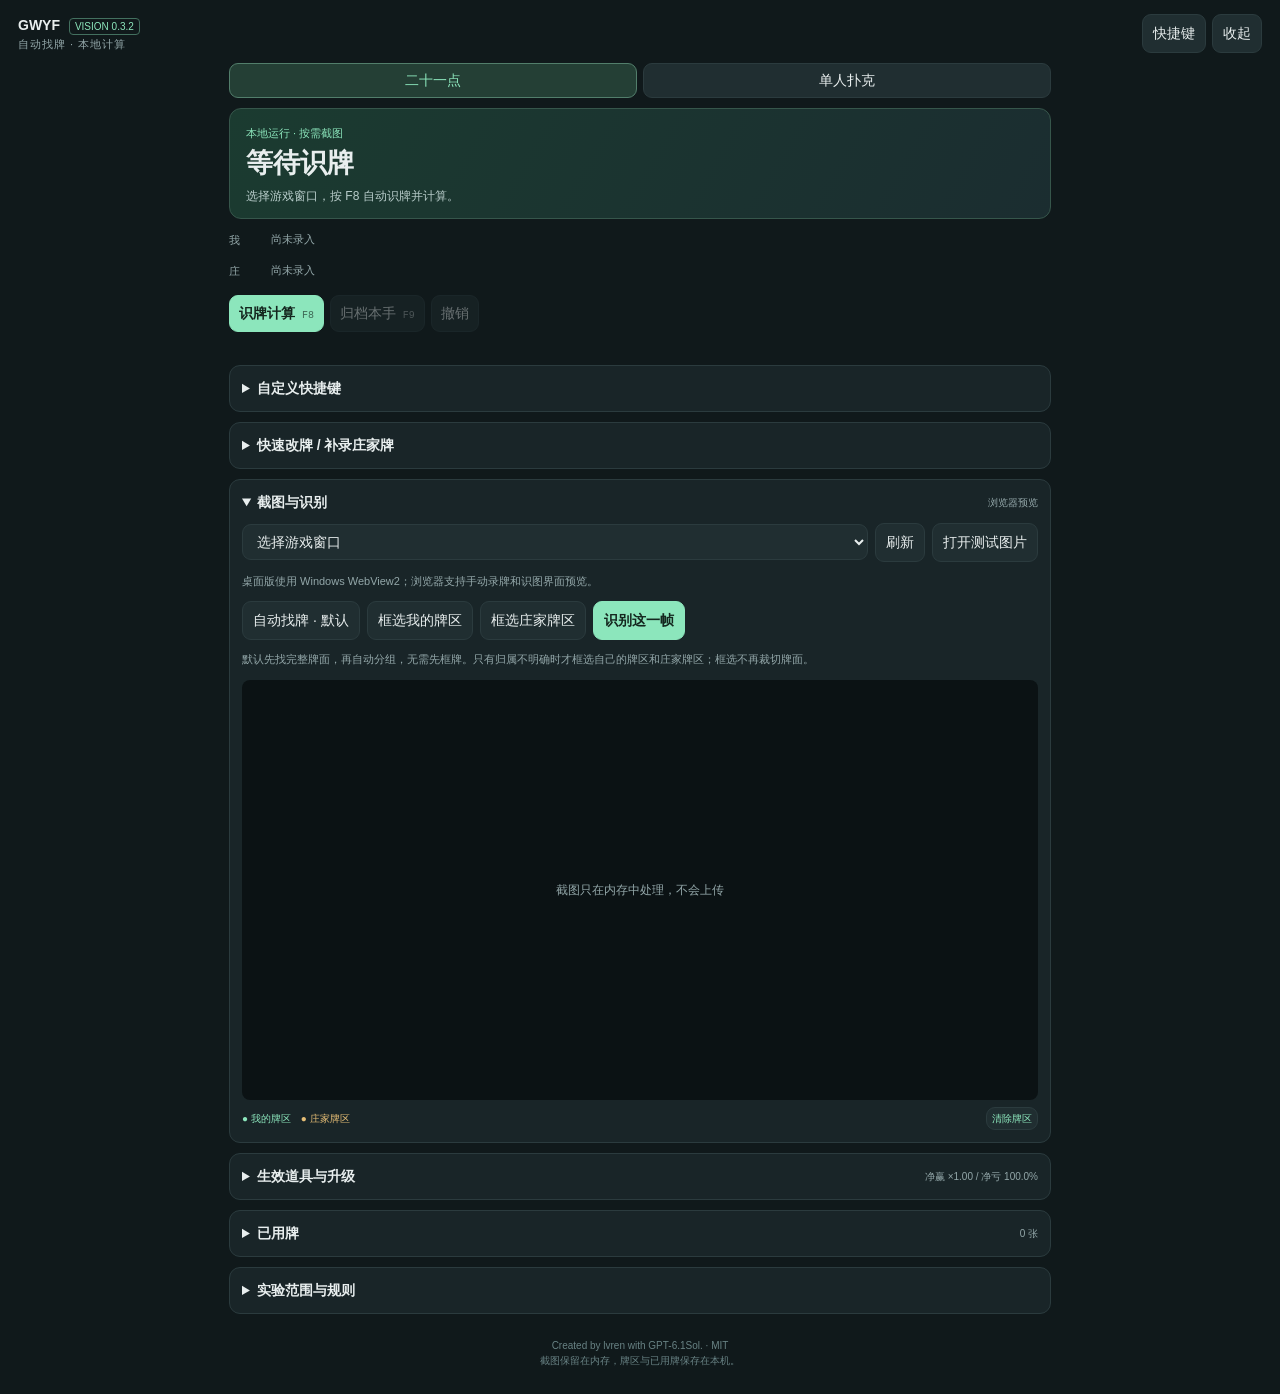
<file: desktop-vision/web/index.html>
<!doctype html>
<html lang="zh-CN"><head><meta charset="utf-8"><meta name="viewport" content="width=device-width,initial-scale=1">
<meta http-equiv="Content-Security-Policy" content="default-src 'self' data: blob:; script-src 'self' 'unsafe-eval' 'unsafe-inline'; worker-src 'self' blob:; style-src 'self' 'unsafe-inline'; img-src 'self' data:; connect-src 'self'">
<title>GWYF · 识牌实验版</title><link rel="stylesheet" href="style.css"></head>
<body>
<header><div><b>GWYF <span class="tag">VISION 0.3.2</span></b><small>自动找牌 · 本地计算</small></div><div class="header-buttons"><button id="hotkeySettings" title="自定义识牌、换牌、归档、采用和重置快捷键">快捷键</button><button id="compact" title="切换小浮窗">收起</button></div></header>
<main>
 <div class="tabs"><button data-mode="blackjack" class="active">二十一点</button><button data-mode="poker">单人扑克</button></div>
 <section id="advice" class="advice" aria-live="polite"><small>先录入当前牌面</small><h1>等待识牌</h1><p>选择游戏窗口，按 F8 自动识牌并计算。</p></section>
 <div id="current" class="current"></div>
 <div class="actions"><button id="capture" class="primary">识牌计算 <kbd data-shortcut-label="capture">F8</kbd></button><button id="archive">归档本手 <kbd data-shortcut-label="archive">F9</kbd></button><button id="undo" title="撤销上次手牌更新、换牌或归档">撤销</button></div>
 <div id="status" class="status" role="status"></div>
 <div class="expanded">
  <section id="draftPanel" hidden>
   <div class="section-title"><b>识别草稿</b><span id="timing"></span><button id="applyTop" class="primary">采用 <kbd data-shortcut-label="accept">F10</kbd></button></div>
   <p class="muted">这次识别有疑点，未自动采用。核对点数、花色、归属和张数后计算；模型分数不等于准确率。</p>
   <div id="draft"></div>
   <button id="apply" class="primary full">采用牌面并计算</button>
   <button id="cancelDraft" class="full">放弃草稿 · 保留原手牌</button>
  </section>
  <details id="shortcuts"><summary>自定义快捷键</summary>
   <p class="muted">点击按键，再按想使用的新快捷键。支持单个 F 功能键或组合键，Esc 取消录入。归档只处理已采用的本手。换牌仅在助手内记录推荐弃牌，游戏中仍需手动操作。重置会清空当前手牌和已用牌，可撤销；只在游戏实际洗牌后使用。</p>
   <div id="shortcutRows"></div>
   <div class="row"><button id="saveShortcuts" class="primary">保存并生效</button><button id="resetShortcuts">恢复默认</button></div>
   <p id="shortcutStatus" class="muted" role="status">默认 F7 扑克换牌、F8 识牌、F9 归档、F10 采用、F11 重置。换牌仅在助手内记录推荐弃牌，游戏中仍需手动操作。重置会清空当前手牌和已用牌，可撤销；仅在游戏实际洗牌后使用。</p>
  </details>
  <details id="manual"><summary>快速改牌 / 补录庄家牌</summary>
   <div class="row"><label>添加到 <select id="role"><option value="player">我的手牌</option><option value="dealer">庄家</option></select></label><select id="suit" aria-label="花色"><option value="spades">♠</option><option value="hearts">♥</option><option value="diamonds">♦</option><option value="clubs">♣</option></select><button id="clearDraft">清空草稿</button></div>
   <div id="rankPad" class="rank-pad"></div><p class="muted">点牌面下方的 × 删除。二十一点庄家第一张为明牌，之后依次补录已翻开的底牌和补牌。</p>
  </details>
  <details id="setup" open><summary>截图与识别 <span id="nativeBadge">浏览器预览</span></summary>
   <div class="row"><select id="target" aria-label="游戏窗口"><option value="">选择游戏窗口</option></select><button id="refresh">刷新</button><button id="openImage">打开测试图片</button></div>
   <p id="windowStatus" class="muted" role="status"></p>
   <p id="hotkey" class="muted">桌面版使用 Windows WebView2；浏览器支持手动录牌和识图界面预览。</p>
   <div class="row"><button id="autoLocate" class="active">自动找牌 · 默认</button><button data-region="player">框选我的牌区</button><button data-region="dealer">框选庄家牌区</button><button id="read" class="primary">识别这一帧</button></div>
   <p id="regionHint" class="muted">默认先找完整牌面，再自动分组，无需先框牌。只有归属不明确时才框选自己的牌区和庄家牌区；框选不再裁切牌面。</p>
   <div id="frameWrap"><canvas id="frame" width="960" height="540" aria-label="拖动框选牌区"></canvas><div id="emptyFrame">截图只在内存中处理，不会上传</div></div>
   <div class="legend"><span>● 我的牌区</span><span>● 庄家牌区</span><button id="clearRegions">清除牌区</button></div>
  </details>
  <details><summary>生效道具与升级 <span id="buffLabel">默认无加成</span></summary>
   <div id="buffs" class="buffs"></div>
   <div class="row"><label>游玩方式 <select id="team"><option value="solo">单人</option><option value="group">多人</option></select></label><label>饮料正利润倍率 <input id="tipsy" type="number" min="1" max="20" step="0.1" value="2"></label><label>麦克风旋律 <input id="melody" type="number" min="0" max="1" step="0.05" value="1"></label></div>
   <p class="muted">数量即正在生效的数量，可叠加。延用网页已公开的道具结算模型；以上两个数值填写游戏当前效果。</p>
  </details>
  <details><summary>已用牌 <span id="usedCount">0 张</span></summary><div id="used"></div><button id="resetDeck">游戏已洗牌 · 清空当前与历史 <kbd data-shortcut-label="reset">F11</kbd></button><p class="muted">截图仅更新本手，不自动归档。扑克点“按推荐换牌”时，丢弃的牌立即进入已用牌。二十一点归档包含所有已录入的庄家牌。</p></details>
  <details><summary>实验范围与规则</summary><p>完整且通过校验的识别会自动计算；疑点显示可修正草稿。截图不会自动归档。这是可校正的截图识牌原型，牌面被遮挡、运动模糊或视角变化时可能漏识。只处理当前屏幕可见的牌，不读取游戏内存。</p><p>策略沿用网页 v7.7.2 的原版 v1.0.30 规则模型：单副牌持续消耗；庄家软17停牌；初始两张可加倍；自然21总返还3×；不含分牌。若游戏版本或模组规则不同，建议不适用。</p><p>本版增加整牌真伪模型、更大的共享字形模型和实况负样本。未证明能适配所有桌型、分辨率与游戏版本。快捷截图、置顶和焦点行为需在 Windows 实机继续验证。牌区只需在视角稳定时设置一次。</p><a href="https://lvren145739-cloud.github.io/gwyf-strategy-assistant/" target="_blank" rel="noopener">打开稳定网页决策器 ↗</a></details>
  <footer>Created by lvren with GPT-6.1Sol. · MIT<br>截图保留在内存，牌区与已用牌保存在本机。</footer>
 </div>
</main>
<script src="engine.js"></script><script src="state.js"></script><script src="recognition-policy.js"></script><script src="hotkeys.js"></script><script src="ui.js"></script>
</body></html>
</file>
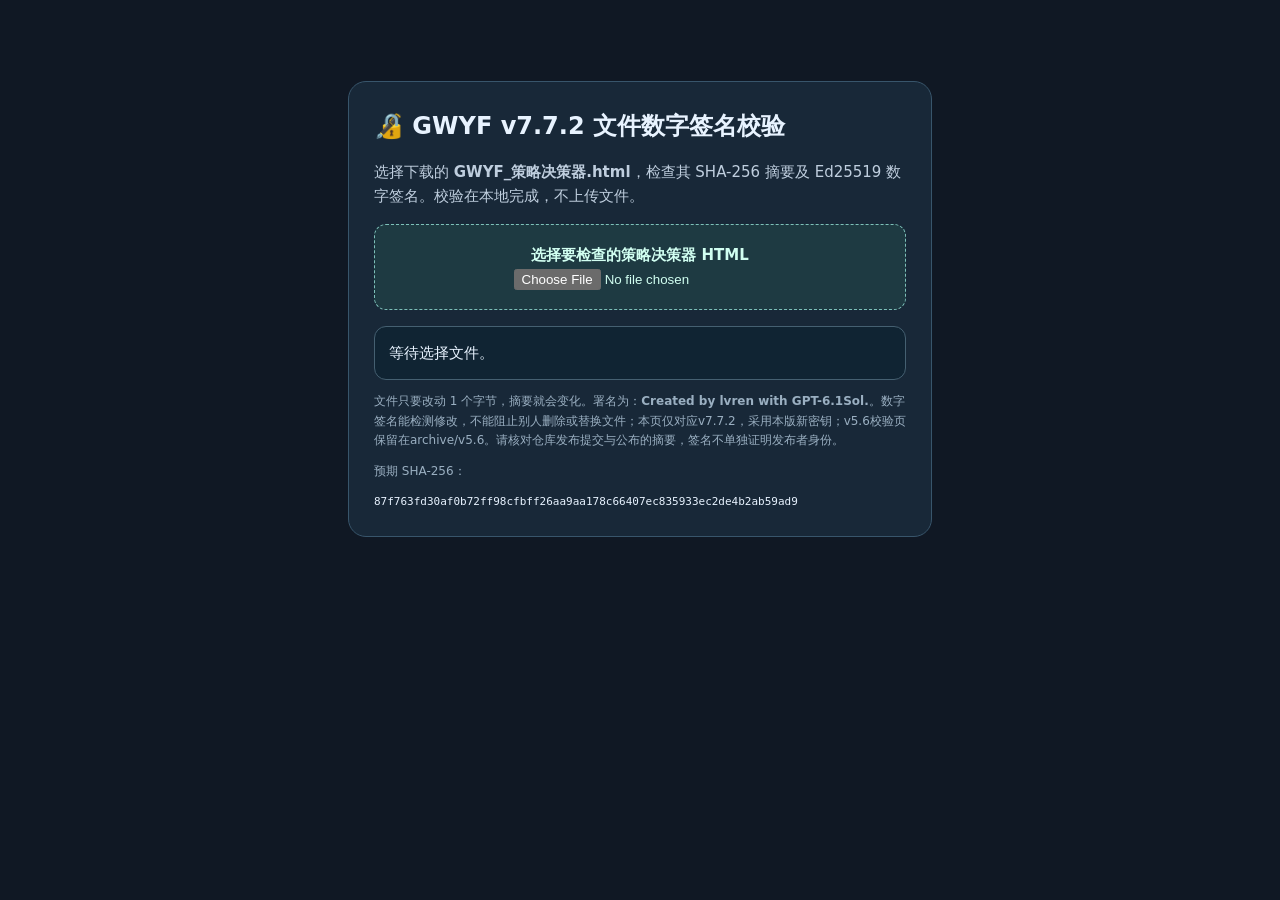
<file: GWYF_数字签名校验.html>
<!doctype html><html lang="zh-CN"><head><meta charset="utf-8"><meta name="viewport" content="width=device-width,initial-scale=1"><meta name="theme-color" content="#102033"><title>GWYF v7.7.2 · 数字签名校验</title><style>
:root{color-scheme:dark}*{box-sizing:border-box}body{margin:0;background:#101824;color:#e8f3ff;font:15px/1.6 system-ui,-apple-system,"PingFang SC",sans-serif}.frame{max-width:620px;margin:7vh auto;padding:18px}.card{border:1px solid #38556b;background:#182838;border-radius:18px;padding:25px}h1{font-size:24px;margin:0 0 12px}p{color:#bfcede}label.file{display:block;cursor:pointer;border:1px dashed #7dc0b9;border-radius:12px;padding:18px;text-align:center;background:#1e3a42;color:#d1fff1;font-weight:bold;margin:16px 0}input[type=file]{max-width:100%}.result{border-radius:12px;border:1px solid #456071;background:#102433;padding:14px;margin:12px 0;white-space:pre-wrap;overflow-wrap:anywhere}.good{background:#15372c;border-color:#50b999;color:#c7ffdc}.bad{background:#422530;border-color:#d77383;color:#ffd8df}.muted{font-size:12px;color:#9aafc1}.digest{font-family:ui-monospace,monospace;overflow-wrap:anywhere;font-size:11px}code{font-size:12px;color:#f0d6a2}
</style></head><body><div class="frame"><div class="card"><h1>🔏 GWYF v7.7.2 文件数字签名校验</h1><p>选择下载的 <b>GWYF_策略决策器.html</b>，检查其 SHA-256 摘要及 Ed25519 数字签名。校验在本地完成，不上传文件。</p><label class="file">选择要检查的策略决策器 HTML<br><input id="file" type="file" accept=".html,text/html" aria-label="选择 HTML 文件"></label><div id="result" class="result">等待选择文件。</div><p class="muted">文件只要改动 1 个字节，摘要就会变化。署名为：<b>Created by lvren with GPT-6.1Sol.</b>。数字签名能检测修改，不能阻止别人删除或替换文件；本页仅对应v7.7.2，采用本版新密钥；v5.6校验页保留在archive/v5.6。请核对仓库发布提交与公布的摘要，签名不单独证明发布者身份。</p><p class="muted">预期 SHA-256：</p><div id="expected" class="digest"></div></div></div><script>
const expectedHash='87f763fd30af0b72ff98cfbff26aa9aa178c66407ec835933ec2de4b2ab59ad9',publicKey='H4SBILL5E6jW3bQi8C/57UdTepRnEfQcdJGfEnRXAGM=',signature='d+d+t9KsHGwY88HDU3cwODj87+tB2VuHHbIPDsGwJpsm7RFrmPKtOc3lVf4Tl+TNoQ0x2dk7uNoNJXNJAXqcAQ==';
const hex=b=>Array.from(new Uint8Array(b)).map(x=>x.toString(16).padStart(2,'0')).join('');
const fromB64=s=>Uint8Array.from(atob(s),c=>c.charCodeAt(0));
const toHexBytes=s=>Uint8Array.from(s.match(/.{2}/g),b=>parseInt(b,16));
const output=document.getElementById('result');document.getElementById('expected').textContent=expectedHash;
document.getElementById('file').addEventListener('change',async e=>{
const file=e.target.files?.[0];if(!file)return;output.className='result';output.textContent='正在本地计算摘要并验证签名…';
try{
 if(!crypto?.subtle){output.textContent='浏览器不支持本地 SHA-256/Ed25519 验证。请使用较新版本 Chrome / Edge，或在电脑上使用 OpenSSL。';return;}
 const bytes=await file.arrayBuffer(),digest=await crypto.subtle.digest('SHA-256',bytes),actualHash=hex(digest);
 if(actualHash!==expectedHash){output.className='result bad';output.textContent='✗ 文件与签名版本不一致（可能被修改或选错文件）。\n该文件摘要：'+actualHash;return;}
 try{
  const key=await crypto.subtle.importKey('raw',fromB64(publicKey),{name:'Ed25519'},false,['verify']);
  const valid=await crypto.subtle.verify('Ed25519',key,fromB64(signature),toHexBytes(actualHash));
  output.className=valid?'result good':'result bad';output.textContent=valid?'✓ 验证通过：文件完全一致，Ed25519 签名有效。\n制作署名：Created by lvren with GPT-6.1Sol.':'✗ 文件摘要符合，但数字签名验证失败。';
 }catch(err){output.className='result';output.textContent='✓ SHA-256 文件摘要一致。\n当前浏览器无法执行 Ed25519 验签，请换新版 Chrome / Edge。\n原因：'+err.message;}
}catch(err){output.className='result bad';output.textContent='检查失败：'+err.message;}
});
</script></body></html>
</file>
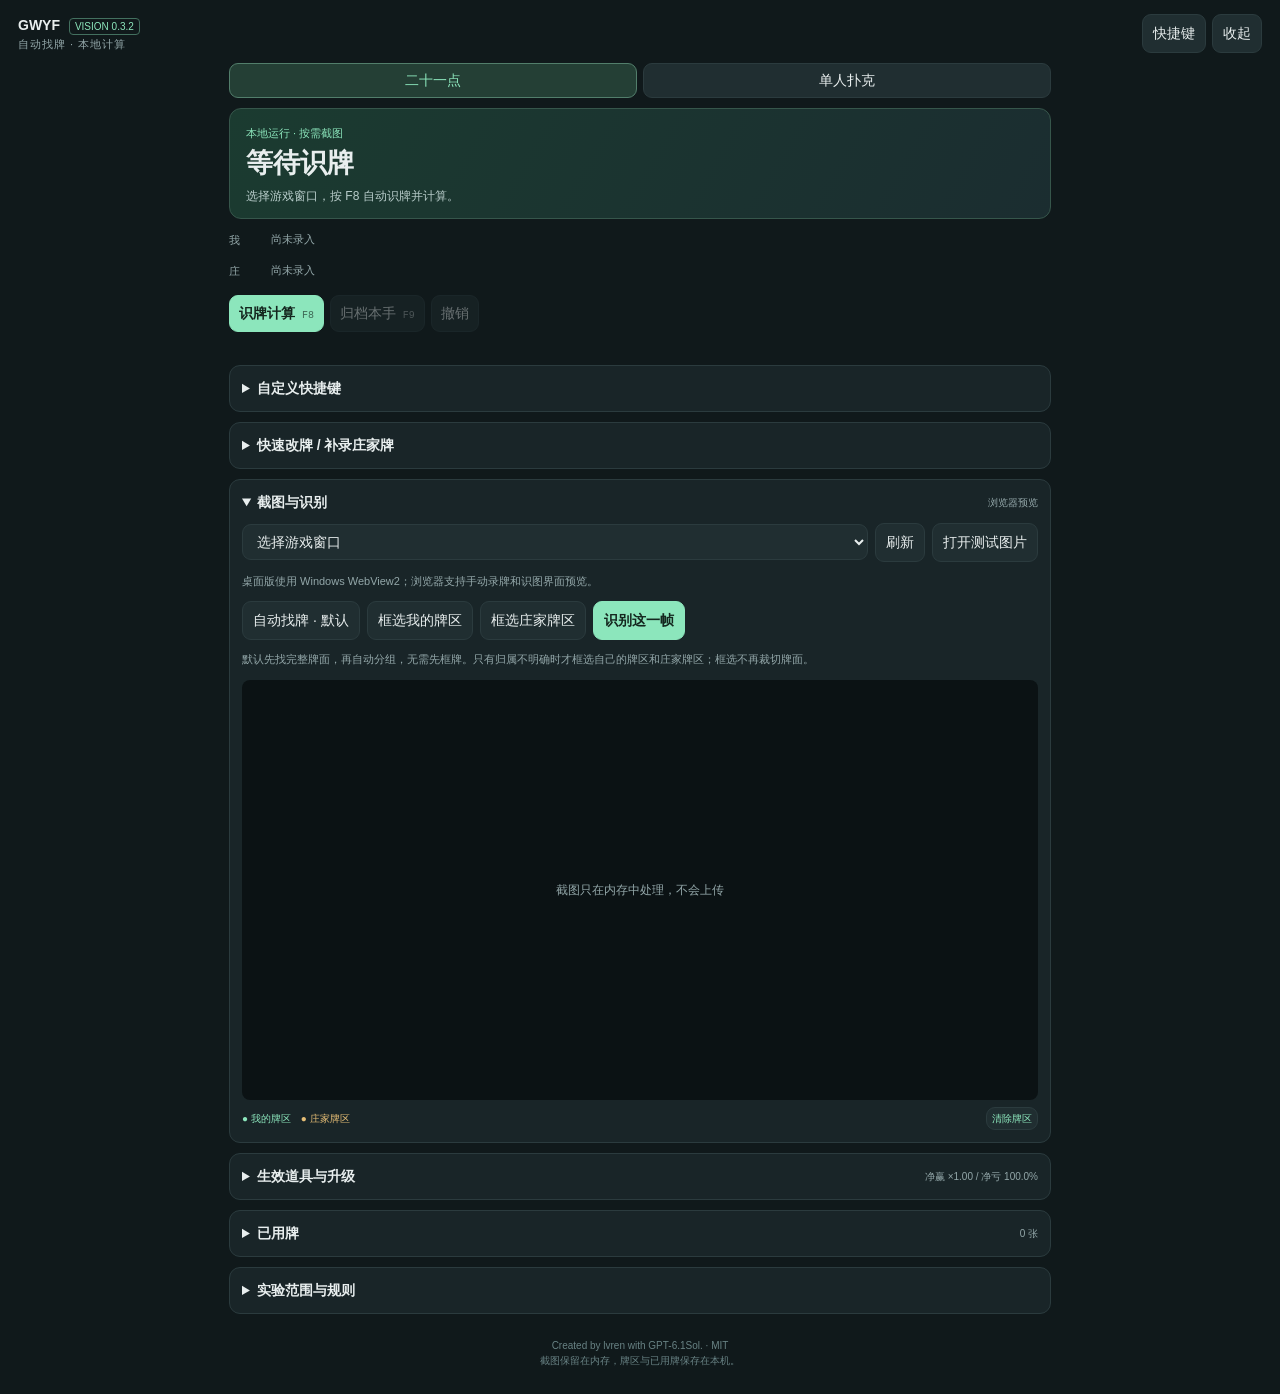
<file: desktop-vision/界面预览-无需安装.html>
<!doctype html>
<html lang="zh-CN"><head><meta charset="utf-8"><meta name="viewport" content="width=device-width,initial-scale=1">
<meta http-equiv="Content-Security-Policy" content="default-src 'self' data: blob:; script-src 'self' 'unsafe-eval' 'unsafe-inline'; worker-src 'self' blob:; style-src 'self' 'unsafe-inline'; img-src 'self' data:; connect-src 'self'">
<title>GWYF · 识牌实验版</title><style>:root{color-scheme:dark;--bg:#10191b;--panel:#192528;--line:#2b3b3e;--text:#e8eeee;--muted:#93a7a9;--mint:#8ce6bc;--amber:#e5bd75}*{box-sizing:border-box}body{margin:0;background:var(--bg);color:var(--text);font:14px/1.5 "Segoe UI","Microsoft YaHei",sans-serif}button,select,input{font:inherit;color:inherit;border:1px solid var(--line);border-radius:9px;background:#202e31;padding:8px 10px}button{cursor:pointer;touch-action:manipulation}button:hover{border-color:var(--mint)}button:disabled{opacity:.4;cursor:default}input{width:76px}button:focus-visible,select:focus-visible,input:focus-visible{outline:2px solid var(--mint);outline-offset:2px}header{display:flex;align-items:center;justify-content:space-between;padding:14px 18px 10px}header small{display:block;color:var(--muted);font-size:11px;letter-spacing:1px}.tag{font-size:10px;font-weight:500;border:1px solid #43705f;color:var(--mint);padding:2px 5px;border-radius:4px;margin-left:5px}main{padding:0 14px 20px;max-width:850px;margin:auto}.tabs{display:flex;gap:6px;margin-bottom:10px}.tabs button{flex:1;padding:6px}.tabs .active{color:var(--mint);background:#243f35;border-color:#527e6b}.advice{border:1px solid #36564b;background:linear-gradient(120deg,#1b3b30,#1b2d30);border-radius:12px;padding:13px 16px}.advice small{color:var(--mint);font-size:11px}.advice h1{font-size:27px;line-height:1.25;margin:4px 0 6px}.advice p{margin:0;font-size:12px;color:#b8ccca}.advice.warn{border-color:#7e6741;background:linear-gradient(120deg,#3c3324,#292e2a)}.advice.warn small{color:var(--amber)}.actions{display:flex;gap:6px;margin-top:10px}.actions button{white-space:nowrap;padding:7px 9px}.primary{background:var(--mint);color:#14261e;border-color:var(--mint);font-weight:650}.primary:hover{background:#b8f6d8}kbd{font:10px monospace;margin-left:3px;opacity:.65}.current{display:flex;flex-direction:column;gap:4px;margin-top:8px}.cardsline{display:flex;align-items:center;gap:4px;flex-wrap:wrap;min-height:27px}.cardsline small{width:38px;color:var(--muted);font-size:11px}.chip{font-weight:650;font-size:14px;padding:2px 6px;border:1px solid #3b5152;border-radius:5px;background:#243438}.red{color:#ffaaa5}.status{font-size:11px;color:var(--muted);margin:7px 2px;min-height:16px}.status.error{color:#ffb6a2}section:not(.advice),details{margin-top:10px;border:1px solid var(--line);border-radius:11px;background:var(--panel);padding:12px}summary{cursor:pointer;font-weight:600;list-style-position:inside}summary span{font-size:10px;color:var(--muted);font-weight:400;float:right;margin-top:3px}.row{display:flex;align-items:center;flex-wrap:wrap;gap:7px;margin-top:10px}.row label{font-size:11px;color:var(--muted)}.row label select,.row label input{margin-left:3px}.row select#target{flex:1;min-width:140px;max-width:100%}.muted{font-size:11px;color:var(--muted);line-height:1.6}.section-title{display:flex;justify-content:space-between;align-items:center}.section-title span{font-size:11px;color:var(--muted)}.full{width:100%;margin-top:10px}#draft{display:grid;gap:7px}.draft-card{display:flex;align-items:center;gap:5px;border:1px solid var(--line);padding:6px;border-radius:8px}.draft-card.review{border-color:#a18048}.draft-card img{width:34px;height:44px;object-fit:contain;border-radius:3px}.draft-card select{padding:6px 3px;min-width:45px}.draft-card .card-role{width:82px}.draft-card .score{font-size:10px;color:var(--muted);margin-left:auto}.draft-card button{padding:5px 8px}.rank-pad{display:grid;grid-template-columns:repeat(7,1fr);gap:5px;margin-top:10px}.rank-pad button{padding:7px 0}.buffs{display:grid;grid-template-columns:1fr 1fr;gap:8px;margin-top:10px}.buffs label{display:flex;justify-content:space-between;align-items:center;font-size:12px}.buffs input{width:55px;padding:4px}#frameWrap{position:relative;margin-top:10px;background:#0b1214;border-radius:8px;overflow:hidden}#frame{display:block;width:100%;height:auto;touch-action:none;max-height:420px;object-fit:contain}#emptyFrame{position:absolute;inset:0;display:flex;align-items:center;justify-content:center;pointer-events:none;color:var(--muted);font-size:12px}.legend{display:flex;align-items:center;gap:10px;font-size:10px;margin-top:7px;color:#8ce6bc}.legend span:nth-child(2){color:#e5bd75}.legend button{font-size:10px;margin-left:auto;padding:3px 5px}footer{text-align:center;color:#688284;font-size:10px;margin:24px 0 6px}a{color:var(--mint)}details p{font-size:12px;color:#b2c3c5}.used-grid{display:flex;flex-wrap:wrap;gap:6px;margin:10px 0}.used-grid button{font-size:12px;padding:5px 8px}.compact .expanded,.compact kbd{display:none}.compact main{padding-bottom:5px}.compact header{padding:8px 14px}.compact header small{display:none}.compact .advice{padding:9px 12px}.compact .advice h1{font-size:23px}.compact .tabs{margin-bottom:6px}.compact .current{gap:2px;margin-top:5px}.compact .status{margin:4px 0}.compact .actions{margin-top:6px}.compact .actions button{font-size:12px}.compact .tag{font-size:9px}@media(max-width:420px){main{padding-left:10px;padding-right:10px}header{padding-left:13px;padding-right:13px}.actions button{font-size:12px;padding:7px}.actions kbd{display:none}.draft-card .score{max-width:45px}.draft-card .card-role{width:68px}.buffs{grid-template-columns:1fr}}

[hidden]{display:none!important}
.compact header{padding:5px 12px}.compact header button{padding:3px 8px;font-size:12px}
.header-buttons{display:flex;gap:6px}.shortcut-row{display:grid;grid-template-columns:70px minmax(0,1fr) 55px;align-items:center;gap:8px;margin-top:8px}.shortcut-row .binding{min-width:0;overflow-wrap:anywhere}.shortcut-row .recording{border-color:var(--mint);color:var(--mint)}#shortcutStatus.error{color:#ffb6a2}#shortcutRows button{padding:7px 5px}
</style></head>
<body>
<header><div><b>GWYF <span class="tag">VISION 0.3.2</span></b><small>自动找牌 · 本地计算</small></div><div class="header-buttons"><button id="hotkeySettings" title="自定义识牌、换牌、归档、采用和重置快捷键">快捷键</button><button id="compact" title="切换小浮窗">收起</button></div></header>
<main>
 <div class="tabs"><button data-mode="blackjack" class="active">二十一点</button><button data-mode="poker">单人扑克</button></div>
 <section id="advice" class="advice" aria-live="polite"><small>先录入当前牌面</small><h1>等待识牌</h1><p>选择游戏窗口，按 F8 自动识牌并计算。</p></section>
 <div id="current" class="current"></div>
 <div class="actions"><button id="capture" class="primary">识牌计算 <kbd data-shortcut-label="capture">F8</kbd></button><button id="archive">归档本手 <kbd data-shortcut-label="archive">F9</kbd></button><button id="undo" title="撤销上次手牌更新、换牌或归档">撤销</button></div>
 <div id="status" class="status" role="status"></div>
 <div class="expanded">
  <section id="draftPanel" hidden>
   <div class="section-title"><b>识别草稿</b><span id="timing"></span><button id="applyTop" class="primary">采用 <kbd data-shortcut-label="accept">F10</kbd></button></div>
   <p class="muted">这次识别有疑点，未自动采用。核对点数、花色、归属和张数后计算；模型分数不等于准确率。</p>
   <div id="draft"></div>
   <button id="apply" class="primary full">采用牌面并计算</button>
   <button id="cancelDraft" class="full">放弃草稿 · 保留原手牌</button>
  </section>
  <details id="shortcuts"><summary>自定义快捷键</summary>
   <p class="muted">点击按键，再按想使用的新快捷键。支持单个 F 功能键或组合键，Esc 取消录入。归档只处理已采用的本手。换牌仅在助手内记录推荐弃牌，游戏中仍需手动操作。重置会清空当前手牌和已用牌，可撤销；只在游戏实际洗牌后使用。</p>
   <div id="shortcutRows"></div>
   <div class="row"><button id="saveShortcuts" class="primary">保存并生效</button><button id="resetShortcuts">恢复默认</button></div>
   <p id="shortcutStatus" class="muted" role="status">默认 F7 扑克换牌、F8 识牌、F9 归档、F10 采用、F11 重置。换牌仅在助手内记录推荐弃牌，游戏中仍需手动操作。重置会清空当前手牌和已用牌，可撤销；仅在游戏实际洗牌后使用。</p>
  </details>
  <details id="manual"><summary>快速改牌 / 补录庄家牌</summary>
   <div class="row"><label>添加到 <select id="role"><option value="player">我的手牌</option><option value="dealer">庄家</option></select></label><select id="suit" aria-label="花色"><option value="spades">♠</option><option value="hearts">♥</option><option value="diamonds">♦</option><option value="clubs">♣</option></select><button id="clearDraft">清空草稿</button></div>
   <div id="rankPad" class="rank-pad"></div><p class="muted">点牌面下方的 × 删除。二十一点庄家第一张为明牌，之后依次补录已翻开的底牌和补牌。</p>
  </details>
  <details id="setup" open><summary>截图与识别 <span id="nativeBadge">浏览器预览</span></summary>
   <div class="row"><select id="target" aria-label="游戏窗口"><option value="">选择游戏窗口</option></select><button id="refresh">刷新</button><button id="openImage">打开测试图片</button></div>
   <p id="windowStatus" class="muted" role="status"></p>
   <p id="hotkey" class="muted">桌面版使用 Windows WebView2；浏览器支持手动录牌和识图界面预览。</p>
   <div class="row"><button id="autoLocate" class="active">自动找牌 · 默认</button><button data-region="player">框选我的牌区</button><button data-region="dealer">框选庄家牌区</button><button id="read" class="primary">识别这一帧</button></div>
   <p id="regionHint" class="muted">默认先找完整牌面，再自动分组，无需先框牌。只有归属不明确时才框选自己的牌区和庄家牌区；框选不再裁切牌面。</p>
   <div id="frameWrap"><canvas id="frame" width="960" height="540" aria-label="拖动框选牌区"></canvas><div id="emptyFrame">截图只在内存中处理，不会上传</div></div>
   <div class="legend"><span>● 我的牌区</span><span>● 庄家牌区</span><button id="clearRegions">清除牌区</button></div>
  </details>
  <details><summary>生效道具与升级 <span id="buffLabel">默认无加成</span></summary>
   <div id="buffs" class="buffs"></div>
   <div class="row"><label>游玩方式 <select id="team"><option value="solo">单人</option><option value="group">多人</option></select></label><label>饮料正利润倍率 <input id="tipsy" type="number" min="1" max="20" step="0.1" value="2"></label><label>麦克风旋律 <input id="melody" type="number" min="0" max="1" step="0.05" value="1"></label></div>
   <p class="muted">数量即正在生效的数量，可叠加。延用网页已公开的道具结算模型；以上两个数值填写游戏当前效果。</p>
  </details>
  <details><summary>已用牌 <span id="usedCount">0 张</span></summary><div id="used"></div><button id="resetDeck">游戏已洗牌 · 清空当前与历史 <kbd data-shortcut-label="reset">F11</kbd></button><p class="muted">截图仅更新本手，不自动归档。扑克点“按推荐换牌”时，丢弃的牌立即进入已用牌。二十一点归档包含所有已录入的庄家牌。</p></details>
  <details><summary>实验范围与规则</summary><p>完整且通过校验的识别会自动计算；疑点显示可修正草稿。截图不会自动归档。这是可校正的截图识牌原型，牌面被遮挡、运动模糊或视角变化时可能漏识。只处理当前屏幕可见的牌，不读取游戏内存。</p><p>策略沿用网页 v7.7.2 的原版 v1.0.30 规则模型：单副牌持续消耗；庄家软17停牌；初始两张可加倍；自然21总返还3×；不含分牌。若游戏版本或模组规则不同，建议不适用。</p><p>本版增加整牌真伪模型、更大的共享字形模型和实况负样本。未证明能适配所有桌型、分辨率与游戏版本。快捷截图、置顶和焦点行为需在 Windows 实机继续验证。牌区只需在视角稳定时设置一次。</p><a href="https://lvren145739-cloud.github.io/gwyf-strategy-assistant/" target="_blank" rel="noopener">打开稳定网页决策器 ↗</a></details>
  <footer>Created by lvren with GPT-6.1Sol. · MIT<br>截图保留在内存，牌区与已用牌保存在本机。</footer>
 </div>
</main>
<script>/* Deterministic probability engine. All payouts include the stake. */
const GWYFEngine=(()=>{
'use strict';
const clamp=(v,a,b)=>Math.max(a,Math.min(b,v));
const reds=new Set([1,3,5,7,9,12,14,16,18,19,21,23,25,27,30,32,34,36]);
const roulette={};
function def(key,name,nums,gross){roulette[key]={key,name,nums,gross};}
for(let n=0;n<=36;n++)def('n'+n,String(n),[n],36);
def('red','红色',[...reds],2);def('black','黑色',Array.from({length:36},(_,i)=>i+1).filter(n=>!reds.has(n)),2);
for(const [key,name,predicate] of [['odd','奇数',n=>n%2===1],['even','偶数',n=>n%2===0],['low','1–18',n=>n<=18],['high','19–36',n=>n>=19]])def(key,name,Array.from({length:36},(_,i)=>i+1).filter(predicate),2);
for(let i=0;i<3;i++){def('doz'+i,`${i*12+1}–${i*12+12}`,Array.from({length:12},(_,j)=>i*12+j+1),3);def('col'+i,`第${i+1}列`,Array.from({length:12},(_,j)=>i+1+j*3),3);}
const rouletteScenarios=Array.from({length:37},(_,id)=>({id,p:1/37}));
const baccaratDefs={player:{name:'闲 PLAYER',gross:2,count:2927104},banker:{name:'庄 BANKER',gross:2,count:2927104},tie:{name:'和 TIE',gross:10,count:643192}};
const baccaratScenarios=Object.keys(baccaratDefs).map(id=>({id,p:baccaratDefs[id].count/6497400}));
const fortune=[{g:0,n:1},{g:.1,n:5},{g:.25,n:4},{g:.5,n:3},{g:2,n:2},{g:3,n:2},{g:5,n:1}];
const money={green:{name:'绿色',n:14,g:2,color:'#7fc39b'},blue:{name:'蓝色',n:10,g:3,color:'#7faed5'},red:{name:'红色',n:8,g:5,color:'#db8a82'},orange:{name:'橙色',n:5,g:10,color:'#e5b16c'}};
const penguin=[1,1.2,1.5,2,3,5,10,25,75,250,1000];
const dragon=Array.from({length:7},(_,i)=>(4/3)**i);
const plinko=[24,6,2.8,1.2,.5,.2,.2,.5,1.2,2.8,6,24];
const pay=[0,1,2,3,4,6,9,25,50];
const handNames=['高牌','一对','两对','三条','顺子','同花','葫芦','四条','同花顺'];
const diceWays={2:1,3:2,4:3,5:4,6:5,7:6,8:5,9:4,10:3,11:2,12:1};
const duckBaseline=Object.freeze({p:.25,g:4}); // Symmetry benchmark, not measured live odds.
// Early reverse-engineering model; not a verified live RNG distribution.
const slotSymbols=[{name:'莲花',en:'Lotus',glyph:'❀',factor:1.75,q:7},{name:'甲虫',en:'Beetle',glyph:'♜',factor:1.25,q:5},{name:'权杖',en:'Staff',glyph:'⚚',factor:.75,q:3},{name:'眼睛',en:'Eye',glyph:'◉',factor:.25,q:1}];
const slotPatterns=[
 {name:'上横线',cells:[0,1,2],g:2},{name:'中横线',cells:[3,4,5],g:2},{name:'下横线',cells:[6,7,8],g:2},
 {name:'左竖线',cells:[0,3,6],g:2},{name:'中竖线',cells:[1,4,7],g:2},{name:'右竖线',cells:[2,5,8],g:2},
 {name:'斜线 ＼',cells:[0,4,8],g:2},{name:'斜线 ／',cells:[2,4,6],g:2},
 {name:'菱形',cells:[1,3,5,7],g:5},{name:'X形',cells:[0,2,4,6,8],g:20},{name:'九格满盘',cells:[0,1,2,3,4,5,6,7,8],g:59}
];
function slotMatches(board){
 if(!Array.isArray(board)||board.length!==9||board.some(v=>!Number.isInteger(v)||v<0||v>3))throw Error('请为九个格子各选择一种图案。');
 return slotPatterns.flatMap((p,index)=>{const symbol=board[p.cells[0]];return p.cells.every(i=>board[i]===symbol)?[{index,symbol,g:p.g*slotSymbols[symbol].factor}]:[];});
}
let slotCache=null;
function slotsIID(){
 if(slotCache)return slotCache;
 const total=4**9,hist=new Map(),counts=Array(11).fill(0),board=new Array(9);
 for(let code=0;code<total;code++){
  let bits=code,q=0;for(let i=0;i<9;i++){board[i]=bits&3;bits>>=2;}
  for(let j=0;j<slotPatterns.length;j++){const p=slotPatterns[j],symbol=board[p.cells[0]];let hit=true;for(let k=1;k<p.cells.length;k++)if(board[p.cells[k]]!==symbol){hit=false;break;}if(hit){q+=p.g*slotSymbols[symbol].q;counts[j]++;}}
  hist.set(q,(hist.get(q)||0)+1);
 }
 const rows=[...hist].sort((a,b)=>a[0]-b[0]).map(([q,count])=>({g:q/4,count,p:count/total}));
 slotCache={total,counts,rows};return slotCache;
}
function buffs(owned={},settings={},team='group'){
 const n=id=>Number(owned[id])||0,S=1+.5*n('stakeholder');
 const melody=n('microphone')?clamp(settings.melody??1,0,1):0;
 const tipsy=n('drink')?clamp(settings.tipsy??2,1,20):1;
 const a=(1+.5*n('confidence'))*tipsy*(1+melody);
 const recovery=n('statue')?1:clamp(1-.75**n('insurance')+melody,0,1);
 const camera=!!n('camera')&&team==='group';
 return {a,b:1-recovery,recovery,S,melody,tipsy,camera,cameraRate:camera?.25*S*n('camera'):0,bonusChance:clamp(.1*n('bonus'),0,1)};
}
function settle(raw,b={a:1,b:1,cameraRate:0}){return Math.abs(raw)<1e-10?0:raw>0?raw*b.a*(1+(b.cameraRate||0)):raw*b.b;}
function distribution(rows,b={a:1,b:1,cameraRate:0},total=1){
 let ev=0,base=0,win=0,flat=0,any=0,min=Infinity,max=-Infinity,square=0;
 const out=rows.map(r=>{const raw=r.raw??total*(r.g-1),net=settle(raw,b),p=r.p;ev+=p*net;base+=p*raw;square+=p*net*net;if(net>1e-8)win+=p;else if(net>=-1e-8)flat+=p;if(r.hit??r.g>0)any+=p;if(p>0){min=Math.min(min,net);max=Math.max(max,net);}return {...r,raw,net};});
 if(Math.abs(ev)<1e-12*Math.max(1,total))ev=0;if(Math.abs(base)<1e-12*Math.max(1,total))base=0;
 return {total,ev,roi:total?ev/total:0,base,win:clamp(win,0,1),flat:clamp(flat,0,1),lose:clamp(1-win-flat,0,1),any:clamp(any,0,1),min:total?min:0,max:total?max:0,sd:Math.sqrt(Math.max(0,square-ev*ev)),out};
}
function single(p,g,b){return distribution([{id:'hit',p,g,hit:true},{id:'miss',p:1-p,g:0,hit:false}],b);}
function portfolio(wagers,kind,b){
 const defs=kind==='roulette'?roulette:baccaratDefs,scenarios=kind==='roulette'?rouletteScenarios:baccaratScenarios;
 const total=wagers.reduce((z,w)=>z+w.amount,0);
 return distribution(scenarios.map(s=>{let raw=0,hit=false;for(const w of wagers){const d=defs[w.key];if(!d)continue;const yes=kind==='roulette'?d.nums.includes(s.id):w.key===s.id;const g=yes?d.gross:0;raw+=w.amount*(g-1);if(yes)hit=true;}return {...s,raw,hit};}),b,total);
}
function pointModel(point,left=3){const w=diceWays[point]/36,l=6/36,r=1-w-l,t=r**left;return [{id:'point',p:w*(1-t)/(w+l),g:4},{id:'loss',p:l*(1-t)/(w+l),g:0},{id:'push',p:t,g:1}];}
function crapsRows(){const rows=[{id:'comeout',p:8/36,g:2},{id:'immediateLoss',p:4/36,g:0}];for(const point of [4,5,6,8,9,10])for(const r of pointModel(point))rows.push({...r,id:point+'-'+r.id,p:r.p*diceWays[point]/36});return rows;}
function minesP(m,k){let p=1;for(let i=0;i<k;i++)p*=(25-m-i)/(25-i);return p;}
function minesRoutes(target,a=1){
 if(!Number.isFinite(target)||target<1||!Number.isFinite(a)||a<=0)throw Error('目标和利润倍数无效。');
 const rows=[];
 for(let m=1;m<=24;m++){
  let p=1,clicks=0;
  for(let k=1;k<=25-m;k++){
   clicks+=p;p*=(26-m-k)/(26-k);const g=1/p,final=1+(g-1)*a;
   if(final+1e-8>=target){rows.push({m,k,p,g,final,expectedClicks:clicks/p});break;}
  }
 }
 return rows;
}
function choose(n,k){if(k<0||k>n)return 0;k=Math.min(k,n-k);let v=1;for(let i=1;i<=k;i++)v=v*(n-k+i)/i;return v;}
function kenoRows(n,estimated=1){const rows=Array.from({length:n+1},(_,h)=>({id:h,p:choose(10,h)*choose(38,n-h)/choose(48,n),g:h?2**h:0,hit:h>0}));const scale=estimated/rows.reduce((z,r)=>z+r.p*r.g,0);return rows.map(r=>({...r,g:r.g*scale}));}
function bjValue(cards){let low=0,aces=0;for(const c of cards){if(c==='A'){low++;aces++;}else low+=['J','Q','K'].includes(c)?10:Number(c);}const soft=aces>0&&low+10<=21;return {total:low+(soft?10:0),soft};}
function bjNext(total,soft,rank){let low=total-(soft?10:0);const ace=rank==='A';low+=ace?1:Number(rank);return low+((soft||ace)&&low+10<=21?10:0);}
// Vanilla rules, not user-selectable casino variants. See the dated source notes.
const bjRules=Object.freeze({dealerStand:17,hitSoft17:false,doubleInitialOnly:true,naturalGross:3,split:false});
function bjCanDouble(s){return s.two===true&&s.total<21;}
function bjReference(s,d){
 const canDouble=bjCanDouble(s);
 const t=s.total,dealer=d==='A'?11:Number(d);let action='H',why='点数偏低，常规查表倾向要牌。';
 if(t>21)return {action:'B',why:'手牌已超过21点。'};
 if(t===21)return {action:'S',why:'21点停牌；初始两张自然21按游戏规则已直接结算。'};
 if(s.soft){
  if(t>=20){action='S';why='软20以上，常规查表倾向停牌。';}
  else if(t===19){action='S';why='软19，常规S17查表参考停牌。';}
  else if(t===18){action=dealer>=3&&dealer<=6?'DS':[2,7,8].includes(dealer)?'S':'H';why='软18对3–6参考加倍，对2/7/8停牌，对9/10/A要牌。';}
  else if(t===17){action=dealer>=3&&dealer<=6?'DH':'H';why='软17通常要牌，对3–6可参考加倍。';}
  else if(t===15||t===16){action=dealer>=4&&dealer<=6?'DH':'H';why='软15/16对4–6可参考加倍。';}
  else if(t===13||t===14){action=dealer>=5&&dealer<=6?'DH':'H';why='软13/14对5–6可参考加倍。';}
 }else{
  if(t>=17){action='S';why='硬17以上，常规查表倾向停牌。';}
  else if(t>=13){action=dealer<=6?'S':'H';why='硬13–16：庄家2–6时停牌，7–A时要牌。';}
  else if(t===12){action=dealer>=4&&dealer<=6?'S':'H';why='硬12只对4、5、6停牌。';}
  else if(t===11){action=dealer!==11?'DH':'H';why='硬11通常加倍；常规S17查表对A参考要牌。';}
  else if(t===10){action=dealer<=9?'DH':'H';why='硬10对2–9可参考加倍。';}
  else if(t===9){action=dealer>=3&&dealer<=6?'DH':'H';why='硬9对3–6可参考加倍。';}
 }
 if(action==='DH'||action==='DS'){const fallback=action==='DH'?'H':'S';return {action:canDouble?'D':fallback,why:why+(canDouble?'':' 已经要过牌，按原版规则不能再加倍，采用备用动作。'),fallback};}
 return {action,why};
}
function pokerCategory(ids){
 let mask=0,flush=true,firstSuit=ids[0]/13|0;const counts=new Uint8Array(13);
 for(let i=0;i<5;i++){const id=ids[i],r=id%13;counts[r]++;mask|=1<<r;if((id/13|0)!==firstSuit)flush=false;}
 let pairs=0,triple=0,quad=0;for(let i=0;i<13;i++){if(counts[i]===4)quad++;else if(counts[i]===3)triple++;else if(counts[i]===2)pairs++;}
 let straight=false;if(!pairs&&!triple&&!quad){straight=mask===4111;for(let i=0;i<=8&&!straight;i++)straight=mask===(31<<i);}
 return straight&&flush?8:quad?7:triple&&pairs?6:flush?5:straight?4:triple?3:pairs===2?2:pairs?1:0;
}
function* pokerSolve(data){
 const {cards,used=[],a=1,b=1,cameraRate=0,objective='ev'}=data;
 if(cards.length!==5||cards.some(id=>!Number.isInteger(id)||id<0||id>51))throw Error('请先录入完整的五张手牌。');
 if(new Set(cards).size!==5)throw Error('五张手牌不能重复。');
 const absent=new Set([...cards,...used]);const rem=Array.from({length:52},(_,i)=>i).filter(id=>!absent.has(id));
 if(rem.length<5)throw Error('剩余不足5张，换牌可能跨越重建边界。请核对游戏内重洗状态后重新记录。');
 const total=choose(rem.length+5,5),solutions=[];let done=0,chunk=0;const grossPay=[0,1,2,3,4,6,9,25,50];
 for(let mask=31;mask>=0;mask--){
  const fixed=cards.filter((_,i)=>mask&(1<<i)),need=5-fixed.length,hist=Array(9).fill(0),work=[...fixed],idx=Array.from({length:need},(_,i)=>i);let n=0;
  for(;;){for(let j=0;j<need;j++)work[fixed.length+j]=rem[idx[j]];hist[pokerCategory(work)]++;n++;done++;chunk++;
   if(chunk>=25000){chunk=0;yield {progress:done/total,done,total};}
   if(need===0)break;let j=need-1;while(j>=0&&idx[j]===rem.length-need+j)j--;if(j<0)break;idx[j]++;for(let k=j+1;k<need;k++)idx[k]=idx[k-1]+1;
  }
  let ev=0,base=0,win=0,flat=0,sq=0;for(let k=0;k<9;k++){const raw=grossPay[k]-1,net=raw>0?raw*a*(1+cameraRate):raw*b,p=hist[k]/n;ev+=p*net;base+=p*raw;sq+=p*net*net;if(net>1e-8)win+=p;else if(net>=-1e-8)flat+=p;}
  solutions.push({mask,n,hist,ev,base,win,flat,lose:Math.max(0,1-win-flat),sd:Math.sqrt(Math.max(0,sq-ev*ev))});
 }
 solutions.sort((x,y)=>objective==='win'?y.win-x.win||y.ev-x.ev||y.mask-x.mask:y.ev-x.ev||y.win-x.win||y.mask-x.mask);
 return {solutions,total,remaining:rem.length};
}
return {clamp,reds,roulette,rouletteScenarios,baccaratDefs,baccaratScenarios,fortune,money,penguin,dragon,plinko,pay,handNames,diceWays,duckBaseline,slotSymbols,slotPatterns,slotMatches,slotsIID,buffs,settle,distribution,single,portfolio,pointModel,crapsRows,minesP,minesRoutes,choose,kenoRows,bjValue,bjNext,bjRules,bjCanDouble,bjReference,pokerCategory,pokerSolve};
})();
if(typeof module!=='undefined'&&module.exports)module.exports=GWYFEngine;
</script>
<script>/* Explicit, reversible visible-card history. Screenshots never archive by themselves. */
const VisionState=(()=>{
'use strict';
const ranks=['A','2','3','4','5','6','7','8','9','10','J','Q','K'];
const suits=['spades','hearts','diamonds','clubs'];
const pokerRanks=['2','3','4','5','6','7','8','9','10','J','Q','K','A'];
const blank=()=>({schema:1,mode:'blackjack',regions:{blackjack:{},poker:{}},aspect:{},owned:{},settings:{},team:'solo',
 blackjack:{player:[],dealer:[],used:Array(10).fill(0)},poker:{player:[],used:[],phase:'initial'},undo:null});
const clone=x=>JSON.parse(JSON.stringify(x));
function validateCards(cards,mode){
 if(!Array.isArray(cards)||cards.some(c=>!c||!ranks.includes(c.rank)||(mode==='poker'&&!suits.includes(c.suit))))throw Error('请先补全牌面。');
 if(mode==='poker'){
  const ids=cards.map(cardId);if(ids.length!==5||new Set(ids).size!==5)throw Error('扑克需要五张互不重复的牌。');
 }
}
function cardId(c){return suits.indexOf(c.suit)*13+pokerRanks.indexOf(c.rank);}
const rankIndex=r=>r==='A'?0:Math.min(10,['J','Q','K'].includes(r)?10:Number(r))-1;
function assertDeck(s){
 const hand=s.blackjack,counts=hand.used.slice();
 for(const c of [...hand.player,...hand.dealer])counts[rankIndex(c.rank)]++;
 if(counts.some((n,i)=>!Number.isInteger(n)||n<0||n>(i===9?16:4)))throw Error('记录超过单副牌数量；请检查识别结果或在游戏洗牌后重置牌堆。');
}
function commit(s,cards){
 const next=clone(s);const mode=s.mode;
 const player=cards.filter(c=>c.role==='player').map(({rank,suit})=>({rank,suit}));
 const dealer=cards.filter(c=>c.role==='dealer').map(({rank,suit})=>({rank,suit}));
 validateCards(player,mode);
 if(mode==='blackjack'){
  validateCards(dealer,mode);
  if(player.length<2||dealer.length<1)throw Error('请至少录入两张手牌和一张庄家明牌。');
  next.blackjack.player=player;next.blackjack.dealer=dealer;assertDeck(next);
 }else{
  const hand=next.poker,ids=player.map(cardId);
  if(ids.some(id=>hand.used.includes(id)))throw Error('这张牌已在已用牌中；请检查识别或先撤销错误归档。');
  if(hand.phase==='replacement'){
   const old=hand.player;
   for(const retained of old.filter(Boolean))if(!ids.includes(cardId(retained)))throw Error('补牌结果缺少保留牌，请核对五张牌。');
  }
  hand.player=player;
 }
 next.undo={label:'更新手牌',snapshot:clone({...s,undo:null})};
 return next;
}
function archive(s){
 const next=clone(s),hand=next[s.mode];
 if(!hand.player.length)throw Error('当前没有可归档手牌。');
 if(s.mode==='blackjack'){
  assertDeck(s);
  for(const c of [...hand.player,...hand.dealer])hand.used[rankIndex(c.rank)]++;
  hand.player=[];hand.dealer=[];
 }else{
  validateCards(hand.player,'poker');
  hand.used=[...new Set([...hand.used,...hand.player.map(cardId)])];hand.player=[];hand.phase='initial';
 }
 next.undo={label:'归档',snapshot:clone({...s,undo:null})};return next;
}
function discard(s,mask){
 if(s.mode!=='poker'||!Number.isInteger(mask)||mask<0||mask>31)throw Error('换牌计划无效。');
 const next=clone(s),hand=next.poker;validateCards(hand.player,'poker');
 if(hand.phase!=='initial')throw Error('本手已进入补牌阶段。');
 const discarded=hand.player.filter((_,i)=>!(mask&(1<<i))).map(cardId);
 if(!discarded.length)throw Error('推荐保留全部五张，无需换牌。');
 hand.used=[...new Set([...hand.used,...discarded])];
 hand.player=hand.player.map((c,i)=>mask&(1<<i)?c:null);hand.phase='replacement';
 next.undo={label:'换牌',snapshot:clone({...s,undo:null})};return next;
}
function resetDeck(s){
 const next=clone(s);
 if(s.mode==='blackjack')next.blackjack={player:[],dealer:[],used:Array(10).fill(0)};
 else next.poker={player:[],used:[],phase:'initial'};
 next.undo={label:'重置牌堆',snapshot:clone({...s,undo:null})};return next;
}
function restore(raw){
 // Saved state is untrusted. Keep only data fields used by the prototype.
 const s=blank();if(!raw||raw.schema!==1)return s;
 if(['blackjack','poker'].includes(raw.mode))s.mode=raw.mode;
 for(const mode of ['blackjack','poker']){
  const h=raw[mode];if(!h)continue;
  try{
   if(!Array.isArray(h.player)||h.player.length>16)continue;
   const known=h.player.filter(Boolean);validateCards(known,'blackjack');
   if(mode==='blackjack'){
    validateCards(h.dealer,'blackjack');
    if(h.dealer.length>16||!Array.isArray(h.used)||h.used.length!==10)continue;
    s.blackjack=clone(h);assertDeck(s);
   }else{
    if(known.some(c=>!suits.includes(c.suit))||!Array.isArray(h.used)||h.used.some(x=>!Number.isInteger(x)||x<0||x>51))continue;
    s.poker={player:clone(h.player),used:[...new Set(h.used)],phase:h.phase==='replacement'?'replacement':'initial'};
   }
  }catch(_){s[mode]=blank()[mode];}
 }
 if(raw.regions&&typeof raw.regions==='object')for(const mode of ['blackjack','poker'])for(const role of ['player','dealer']){
  const r=raw.regions[mode]?.[role];
  if(Array.isArray(r)&&r.length===4&&r.every(x=>Number.isFinite(x)&&x>=0&&x<=1)&&r[0]<r[2]&&r[1]<r[3])s.regions[mode][role]=r;
 }
 if(raw.aspect&&typeof raw.aspect==='object')for(const mode of ['blackjack','poker'])if(Number.isFinite(raw.aspect[mode]))s.aspect[mode]=raw.aspect[mode];
 for(const id of ['confidence','insurance','statue','stakeholder','drink','microphone','camera']){
  const v=raw.owned?.[id];if(Number.isInteger(v)&&v>=0&&v<=100)s.owned[id]=v;
 }
 if(raw.settings?.captureMode==='manual')s.settings.captureMode='manual';
 if(raw.team==='group')s.team='group';
 for(const [id,min,max] of [['tipsy',1,20],['melody',0,1]])if(Number.isFinite(raw.settings?.[id]))s.settings[id]=Math.max(min,Math.min(max,raw.settings[id]));
 return s;
}
return {ranks,suits,pokerRanks,blank,clone,rankIndex,cardId,commit,archive,discard,resetDeck,restore,assertDeck};
})();
if(typeof module!=='undefined')module.exports=VisionState;
</script>
<script>/* Recognition can update this visible hand, never archive or press game buttons. */
const VisionRecognition=(()=>{
'use strict';
function assess(state,out){
 const reasons=[];
 if(!out||!Array.isArray(out.cards))return {ok:false,reasons:['识别结果格式无效']};
 const cards=out.cards.filter(c=>!c.faceDown),players=cards.filter(c=>c.role==='player'),dealer=cards.filter(c=>c.role==='dealer');
 if(out.autoReady!==true)reasons.push('整手识别尚未通过校验');
 if((out.warnings||[]).length)reasons.push(...out.warnings);
 if(cards.some(c=>!Number.isFinite(c.score)||c.score<.94||!Number.isFinite(c.suitScore)||c.suitScore<.92||!Number.isFinite(c.cardScore)||c.cardScore<.94))reasons.push('牌面清晰度未达到自动计算条件');
 if(out.cards.some(c=>c.review))reasons.push('存在需要核对的牌');
 if(cards.some(c=>!VisionState.ranks.includes(c.rank)||!VisionState.suits.includes(c.suit)))reasons.push('点数或花色没有读全');
 if(cards.some(c=>!['player','dealer'].includes(c.role)))reasons.push('牌的归属不完整');
 if(state.mode==='poker'&&(players.length!==5||dealer.length))reasons.push('扑克必须是自己的完整五张牌');
 if(state.mode==='blackjack'&&(players.length<2||dealer.length<1))reasons.push('需要至少两张手牌和庄家明牌');
 const ids=cards.map(c=>c.rank+':'+c.suit);
 if(new Set(ids).size!==ids.length)reasons.push('单副牌中出现了重复牌面');
 if(out.cards.filter(c=>c.faceDown).some(c=>c.role!=='dealer')||out.cards.filter(c=>c.faceDown).length>1)reasons.push('暗牌的数量或归属不确定');
 if(!reasons.length){try{VisionState.commit(state,cards);}catch(e){reasons.push(e.message);}}
 return {ok:reasons.length===0,reasons:[...new Set(reasons)],cards};
}
return {assess};
})();
if(typeof module!=='undefined')module.exports=VisionRecognition;
</script>
<script>'use strict';
const VisionHotkeys=(()=>{
 const defaults=Object.freeze({capture:'F8',archive:'F9',accept:'F10',reset:'F11',discard:'F7'});
 const modifiers=['Ctrl','Alt','Shift','Win'];
 const named=['Space','Enter','Tab','Backspace','Insert','Delete','Home','End','PageUp','PageDown','Up','Down','Left','Right','Escape'];
 function keyAllowed(key){return named.includes(key)||/^[A-Z0-9]$/.test(key)||/^Num[0-9]$/.test(key)||/^F([1-9]|1[0-9]|2[0-4])$/.test(key);}
 function canonical(value){
  if(value==='')return '';
  if(typeof value!=='string'||value.length>60)throw Error('快捷键格式无效。');
  const parts=value.split('+'),key=parts.pop();
  if(!keyAllowed(key)||parts.some(m=>!modifiers.includes(m))||new Set(parts).size!==parts.length)throw Error('这个按键暂不支持，请使用功能键、字母、数字或组合键。');
  return [...modifiers.filter(m=>parts.includes(m)),key].join('+');
 }
 function normalise(config){
  const keys=config&&typeof config==='object'?Object.keys(config).sort().join(','):'';
  if(!['accept,archive,capture','accept,archive,capture,reset',Object.keys(defaults).sort().join(',')].includes(keys))throw Error('需要分别设置五个操作的快捷键。');
  const result=Object.fromEntries(Object.entries(config).map(([a,value])=>[a,canonical(value)])),enabled=Object.values(result).filter(Boolean);
  if(new Set(enabled).size!==enabled.length)throw Error('快捷键重复，请为不同操作设置不同按键。');
  for(const [action,value] of Object.entries(defaults))if(!(action in result)){result[action]=enabled.includes(value)?'':value;if(result[action])enabled.push(value);}
  return Object.fromEntries(Object.keys(defaults).map(a=>[a,result[a]]));
 }
 function fromEvent(event){
  if(['Control','Shift','Alt','Meta','AltGraph'].includes(event.key))return null;
  let key=event.code||event.key;
  if(/^Key[A-Z]$/.test(key))key=key.slice(3);
  else if(/^Digit[0-9]$/.test(key))key=key.slice(5);
  else if(/^Numpad[0-9]$/.test(key))key='Num'+key.slice(6);
  else if(key==='NumpadEnter')key='Enter';
  else if(key.startsWith('Arrow'))key=key.slice(5);
  else if(key===' ')key='Space';
  if(!keyAllowed(key))throw Error('这个按键暂不支持，请换一个功能键或组合键。');
  return [...[event.ctrlKey,event.altKey,event.shiftKey,event.metaKey].map((on,i)=>on?modifiers[i]:null).filter(Boolean),key].join('+');
 }
 return {defaults,canonical,normalise,fromEvent};
})();
if(typeof module!=='undefined')module.exports=VisionHotkeys;
</script>
<script>const GWYF_WORKER_URL=URL.createObjectURL(new Blob(["/* Deterministic probability engine. All payouts include the stake. */\nconst GWYFEngine=(()=>{\n'use strict';\nconst clamp=(v,a,b)=>Math.max(a,Math.min(b,v));\nconst reds=new Set([1,3,5,7,9,12,14,16,18,19,21,23,25,27,30,32,34,36]);\nconst roulette={};\nfunction def(key,name,nums,gross){roulette[key]={key,name,nums,gross};}\nfor(let n=0;n<=36;n++)def('n'+n,String(n),[n],36);\ndef('red','红色',[...reds],2);def('black','黑色',Array.from({length:36},(_,i)=>i+1).filter(n=>!reds.has(n)),2);\nfor(const [key,name,predicate] of [['odd','奇数',n=>n%2===1],['even','偶数',n=>n%2===0],['low','1–18',n=>n<=18],['high','19–36',n=>n>=19]])def(key,name,Array.from({length:36},(_,i)=>i+1).filter(predicate),2);\nfor(let i=0;i<3;i++){def('doz'+i,`${i*12+1}–${i*12+12}`,Array.from({length:12},(_,j)=>i*12+j+1),3);def('col'+i,`第${i+1}列`,Array.from({length:12},(_,j)=>i+1+j*3),3);}\nconst rouletteScenarios=Array.from({length:37},(_,id)=>({id,p:1/37}));\nconst baccaratDefs={player:{name:'闲 PLAYER',gross:2,count:2927104},banker:{name:'庄 BANKER',gross:2,count:2927104},tie:{name:'和 TIE',gross:10,count:643192}};\nconst baccaratScenarios=Object.keys(baccaratDefs).map(id=>({id,p:baccaratDefs[id].count/6497400}));\nconst fortune=[{g:0,n:1},{g:.1,n:5},{g:.25,n:4},{g:.5,n:3},{g:2,n:2},{g:3,n:2},{g:5,n:1}];\nconst money={green:{name:'绿色',n:14,g:2,color:'#7fc39b'},blue:{name:'蓝色',n:10,g:3,color:'#7faed5'},red:{name:'红色',n:8,g:5,color:'#db8a82'},orange:{name:'橙色',n:5,g:10,color:'#e5b16c'}};\nconst penguin=[1,1.2,1.5,2,3,5,10,25,75,250,1000];\nconst dragon=Array.from({length:7},(_,i)=>(4/3)**i);\nconst plinko=[24,6,2.8,1.2,.5,.2,.2,.5,1.2,2.8,6,24];\nconst pay=[0,1,2,3,4,6,9,25,50];\nconst handNames=['高牌','一对','两对','三条','顺子','同花','葫芦','四条','同花顺'];\nconst diceWays={2:1,3:2,4:3,5:4,6:5,7:6,8:5,9:4,10:3,11:2,12:1};\nconst duckBaseline=Object.freeze({p:.25,g:4}); // Symmetry benchmark, not measured live odds.\n// Early reverse-engineering model; not a verified live RNG distribution.\nconst slotSymbols=[{name:'莲花',en:'Lotus',glyph:'❀',factor:1.75,q:7},{name:'甲虫',en:'Beetle',glyph:'♜',factor:1.25,q:5},{name:'权杖',en:'Staff',glyph:'⚚',factor:.75,q:3},{name:'眼睛',en:'Eye',glyph:'◉',factor:.25,q:1}];\nconst slotPatterns=[\n {name:'上横线',cells:[0,1,2],g:2},{name:'中横线',cells:[3,4,5],g:2},{name:'下横线',cells:[6,7,8],g:2},\n {name:'左竖线',cells:[0,3,6],g:2},{name:'中竖线',cells:[1,4,7],g:2},{name:'右竖线',cells:[2,5,8],g:2},\n {name:'斜线 ＼',cells:[0,4,8],g:2},{name:'斜线 ／',cells:[2,4,6],g:2},\n {name:'菱形',cells:[1,3,5,7],g:5},{name:'X形',cells:[0,2,4,6,8],g:20},{name:'九格满盘',cells:[0,1,2,3,4,5,6,7,8],g:59}\n];\nfunction slotMatches(board){\n if(!Array.isArray(board)||board.length!==9||board.some(v=>!Number.isInteger(v)||v<0||v>3))throw Error('请为九个格子各选择一种图案。');\n return slotPatterns.flatMap((p,index)=>{const symbol=board[p.cells[0]];return p.cells.every(i=>board[i]===symbol)?[{index,symbol,g:p.g*slotSymbols[symbol].factor}]:[];});\n}\nlet slotCache=null;\nfunction slotsIID(){\n if(slotCache)return slotCache;\n const total=4**9,hist=new Map(),counts=Array(11).fill(0),board=new Array(9);\n for(let code=0;code<total;code++){\n  let bits=code,q=0;for(let i=0;i<9;i++){board[i]=bits&3;bits>>=2;}\n  for(let j=0;j<slotPatterns.length;j++){const p=slotPatterns[j],symbol=board[p.cells[0]];let hit=true;for(let k=1;k<p.cells.length;k++)if(board[p.cells[k]]!==symbol){hit=false;break;}if(hit){q+=p.g*slotSymbols[symbol].q;counts[j]++;}}\n  hist.set(q,(hist.get(q)||0)+1);\n }\n const rows=[...hist].sort((a,b)=>a[0]-b[0]).map(([q,count])=>({g:q/4,count,p:count/total}));\n slotCache={total,counts,rows};return slotCache;\n}\nfunction buffs(owned={},settings={},team='group'){\n const n=id=>Number(owned[id])||0,S=1+.5*n('stakeholder');\n const melody=n('microphone')?clamp(settings.melody??1,0,1):0;\n const tipsy=n('drink')?clamp(settings.tipsy??2,1,20):1;\n const a=(1+.5*n('confidence'))*tipsy*(1+melody);\n const recovery=n('statue')?1:clamp(1-.75**n('insurance')+melody,0,1);\n const camera=!!n('camera')&&team==='group';\n return {a,b:1-recovery,recovery,S,melody,tipsy,camera,cameraRate:camera?.25*S*n('camera'):0,bonusChance:clamp(.1*n('bonus'),0,1)};\n}\nfunction settle(raw,b={a:1,b:1,cameraRate:0}){return Math.abs(raw)<1e-10?0:raw>0?raw*b.a*(1+(b.cameraRate||0)):raw*b.b;}\nfunction distribution(rows,b={a:1,b:1,cameraRate:0},total=1){\n let ev=0,base=0,win=0,flat=0,any=0,min=Infinity,max=-Infinity,square=0;\n const out=rows.map(r=>{const raw=r.raw??total*(r.g-1),net=settle(raw,b),p=r.p;ev+=p*net;base+=p*raw;square+=p*net*net;if(net>1e-8)win+=p;else if(net>=-1e-8)flat+=p;if(r.hit??r.g>0)any+=p;if(p>0){min=Math.min(min,net);max=Math.max(max,net);}return {...r,raw,net};});\n if(Math.abs(ev)<1e-12*Math.max(1,total))ev=0;if(Math.abs(base)<1e-12*Math.max(1,total))base=0;\n return {total,ev,roi:total?ev/total:0,base,win:clamp(win,0,1),flat:clamp(flat,0,1),lose:clamp(1-win-flat,0,1),any:clamp(any,0,1),min:total?min:0,max:total?max:0,sd:Math.sqrt(Math.max(0,square-ev*ev)),out};\n}\nfunction single(p,g,b){return distribution([{id:'hit',p,g,hit:true},{id:'miss',p:1-p,g:0,hit:false}],b);}\nfunction portfolio(wagers,kind,b){\n const defs=kind==='roulette'?roulette:baccaratDefs,scenarios=kind==='roulette'?rouletteScenarios:baccaratScenarios;\n const total=wagers.reduce((z,w)=>z+w.amount,0);\n return distribution(scenarios.map(s=>{let raw=0,hit=false;for(const w of wagers){const d=defs[w.key];if(!d)continue;const yes=kind==='roulette'?d.nums.includes(s.id):w.key===s.id;const g=yes?d.gross:0;raw+=w.amount*(g-1);if(yes)hit=true;}return {...s,raw,hit};}),b,total);\n}\nfunction pointModel(point,left=3){const w=diceWays[point]/36,l=6/36,r=1-w-l,t=r**left;return [{id:'point',p:w*(1-t)/(w+l),g:4},{id:'loss',p:l*(1-t)/(w+l),g:0},{id:'push',p:t,g:1}];}\nfunction crapsRows(){const rows=[{id:'comeout',p:8/36,g:2},{id:'immediateLoss',p:4/36,g:0}];for(const point of [4,5,6,8,9,10])for(const r of pointModel(point))rows.push({...r,id:point+'-'+r.id,p:r.p*diceWays[point]/36});return rows;}\nfunction minesP(m,k){let p=1;for(let i=0;i<k;i++)p*=(25-m-i)/(25-i);return p;}\nfunction minesRoutes(target,a=1){\n if(!Number.isFinite(target)||target<1||!Number.isFinite(a)||a<=0)throw Error('目标和利润倍数无效。');\n const rows=[];\n for(let m=1;m<=24;m++){\n  let p=1,clicks=0;\n  for(let k=1;k<=25-m;k++){\n   clicks+=p;p*=(26-m-k)/(26-k);const g=1/p,final=1+(g-1)*a;\n   if(final+1e-8>=target){rows.push({m,k,p,g,final,expectedClicks:clicks/p});break;}\n  }\n }\n return rows;\n}\nfunction choose(n,k){if(k<0||k>n)return 0;k=Math.min(k,n-k);let v=1;for(let i=1;i<=k;i++)v=v*(n-k+i)/i;return v;}\nfunction kenoRows(n,estimated=1){const rows=Array.from({length:n+1},(_,h)=>({id:h,p:choose(10,h)*choose(38,n-h)/choose(48,n),g:h?2**h:0,hit:h>0}));const scale=estimated/rows.reduce((z,r)=>z+r.p*r.g,0);return rows.map(r=>({...r,g:r.g*scale}));}\nfunction bjValue(cards){let low=0,aces=0;for(const c of cards){if(c==='A'){low++;aces++;}else low+=['J','Q','K'].includes(c)?10:Number(c);}const soft=aces>0&&low+10<=21;return {total:low+(soft?10:0),soft};}\nfunction bjNext(total,soft,rank){let low=total-(soft?10:0);const ace=rank==='A';low+=ace?1:Number(rank);return low+((soft||ace)&&low+10<=21?10:0);}\n// Vanilla rules, not user-selectable casino variants. See the dated source notes.\nconst bjRules=Object.freeze({dealerStand:17,hitSoft17:false,doubleInitialOnly:true,naturalGross:3,split:false});\nfunction bjCanDouble(s){return s.two===true&&s.total<21;}\nfunction bjReference(s,d){\n const canDouble=bjCanDouble(s);\n const t=s.total,dealer=d==='A'?11:Number(d);let action='H',why='点数偏低，常规查表倾向要牌。';\n if(t>21)return {action:'B',why:'手牌已超过21点。'};\n if(t===21)return {action:'S',why:'21点停牌；初始两张自然21按游戏规则已直接结算。'};\n if(s.soft){\n  if(t>=20){action='S';why='软20以上，常规查表倾向停牌。';}\n  else if(t===19){action='S';why='软19，常规S17查表参考停牌。';}\n  else if(t===18){action=dealer>=3&&dealer<=6?'DS':[2,7,8].includes(dealer)?'S':'H';why='软18对3–6参考加倍，对2/7/8停牌，对9/10/A要牌。';}\n  else if(t===17){action=dealer>=3&&dealer<=6?'DH':'H';why='软17通常要牌，对3–6可参考加倍。';}\n  else if(t===15||t===16){action=dealer>=4&&dealer<=6?'DH':'H';why='软15/16对4–6可参考加倍。';}\n  else if(t===13||t===14){action=dealer>=5&&dealer<=6?'DH':'H';why='软13/14对5–6可参考加倍。';}\n }else{\n  if(t>=17){action='S';why='硬17以上，常规查表倾向停牌。';}\n  else if(t>=13){action=dealer<=6?'S':'H';why='硬13–16：庄家2–6时停牌，7–A时要牌。';}\n  else if(t===12){action=dealer>=4&&dealer<=6?'S':'H';why='硬12只对4、5、6停牌。';}\n  else if(t===11){action=dealer!==11?'DH':'H';why='硬11通常加倍；常规S17查表对A参考要牌。';}\n  else if(t===10){action=dealer<=9?'DH':'H';why='硬10对2–9可参考加倍。';}\n  else if(t===9){action=dealer>=3&&dealer<=6?'DH':'H';why='硬9对3–6可参考加倍。';}\n }\n if(action==='DH'||action==='DS'){const fallback=action==='DH'?'H':'S';return {action:canDouble?'D':fallback,why:why+(canDouble?'':' 已经要过牌，按原版规则不能再加倍，采用备用动作。'),fallback};}\n return {action,why};\n}\nfunction pokerCategory(ids){\n let mask=0,flush=true,firstSuit=ids[0]/13|0;const counts=new Uint8Array(13);\n for(let i=0;i<5;i++){const id=ids[i],r=id%13;counts[r]++;mask|=1<<r;if((id/13|0)!==firstSuit)flush=false;}\n let pairs=0,triple=0,quad=0;for(let i=0;i<13;i++){if(counts[i]===4)quad++;else if(counts[i]===3)triple++;else if(counts[i]===2)pairs++;}\n let straight=false;if(!pairs&&!triple&&!quad){straight=mask===4111;for(let i=0;i<=8&&!straight;i++)straight=mask===(31<<i);}\n return straight&&flush?8:quad?7:triple&&pairs?6:flush?5:straight?4:triple?3:pairs===2?2:pairs?1:0;\n}\nfunction* pokerSolve(data){\n const {cards,used=[],a=1,b=1,cameraRate=0,objective='ev'}=data;\n if(cards.length!==5||cards.some(id=>!Number.isInteger(id)||id<0||id>51))throw Error('请先录入完整的五张手牌。');\n if(new Set(cards).size!==5)throw Error('五张手牌不能重复。');\n const absent=new Set([...cards,...used]);const rem=Array.from({length:52},(_,i)=>i).filter(id=>!absent.has(id));\n if(rem.length<5)throw Error('剩余不足5张，换牌可能跨越重建边界。请核对游戏内重洗状态后重新记录。');\n const total=choose(rem.length+5,5),solutions=[];let done=0,chunk=0;const grossPay=[0,1,2,3,4,6,9,25,50];\n for(let mask=31;mask>=0;mask--){\n  const fixed=cards.filter((_,i)=>mask&(1<<i)),need=5-fixed.length,hist=Array(9).fill(0),work=[...fixed],idx=Array.from({length:need},(_,i)=>i);let n=0;\n  for(;;){for(let j=0;j<need;j++)work[fixed.length+j]=rem[idx[j]];hist[pokerCategory(work)]++;n++;done++;chunk++;\n   if(chunk>=25000){chunk=0;yield {progress:done/total,done,total};}\n   if(need===0)break;let j=need-1;while(j>=0&&idx[j]===rem.length-need+j)j--;if(j<0)break;idx[j]++;for(let k=j+1;k<need;k++)idx[k]=idx[k-1]+1;\n  }\n  let ev=0,base=0,win=0,flat=0,sq=0;for(let k=0;k<9;k++){const raw=grossPay[k]-1,net=raw>0?raw*a*(1+cameraRate):raw*b,p=hist[k]/n;ev+=p*net;base+=p*raw;sq+=p*net*net;if(net>1e-8)win+=p;else if(net>=-1e-8)flat+=p;}\n  solutions.push({mask,n,hist,ev,base,win,flat,lose:Math.max(0,1-win-flat),sd:Math.sqrt(Math.max(0,sq-ev*ev))});\n }\n solutions.sort((x,y)=>objective==='win'?y.win-x.win||y.ev-x.ev||y.mask-x.mask:y.ev-x.ev||y.win-x.win||y.mask-x.mask);\n return {solutions,total,remaining:rem.length};\n}\nreturn {clamp,reds,roulette,rouletteScenarios,baccaratDefs,baccaratScenarios,fortune,money,penguin,dragon,plinko,pay,handNames,diceWays,duckBaseline,slotSymbols,slotPatterns,slotMatches,slotsIID,buffs,settle,distribution,single,portfolio,pointModel,crapsRows,minesP,minesRoutes,choose,kenoRows,bjValue,bjNext,bjRules,bjCanDouble,bjReference,pokerCategory,pokerSolve};\n})();\nif(typeof module!=='undefined'&&module.exports)module.exports=GWYFEngine;\n\n/* Finite-deck Blackjack expectimax. Unknown dealer hole is never revealed to a decision. */\nfunction GWYFBlackjackSolve(data){\n 'use strict';\n const full=[4,4,4,4,4,4,4,4,4,16],radix=[],ranks=[1,2,3,4,5,6,7,8,9,10];\n let mult=1;for(let i=0;i<10;i++){radix[i]=mult;mult*=full[i]+1;}\n const codeOf=c=>c.reduce((z,n,i)=>z+n*radix[i],0),fullCode=codeOf(full),sum=c=>c.reduce((z,n)=>z+n,0);\n const A=(data.a??1)*(1+(data.cameraRate||0)),B=data.b??1,up=data.dealer==='A'?11:Number(data.dealer);\n if(!(up>=2&&up<=11)||!Number.isFinite(A)||A<0||!Number.isFinite(B)||B<0)throw Error('庄家明牌或结算参数无效。');\n const next=(t,soft,i)=>{const low=t-(soft?10:0)+ranks[i],flex=(soft||i===0)&&low+10<=21;return [low+(flex?10:0),!!flex];};\n const ev=v=>A*v[0]-B*v[2],loss=[0,0,1],pMemo=new Map(),dMemo=new Map();\n let states=0,rebuild=false;\n const touch=()=>{if(++states>1800000)throw Error('此局分支较多，请逐张输入以缩小牌池或减少未知组成。');};\n function dealer(c,n,code,t,soft){\n  if(t>21)return [1,0,0,0,0,0];\n  if(t>=17){const v=[0,0,0,0,0,0];v[t-16]=1;return v;}\n  if(n===0){rebuild=true;return dealer(full.slice(),52,fullCode,t,soft);}\n  const key=code*64+t+(soft?32:0),cached=dMemo.get(key);if(cached)return cached;touch();\n  const out=[0,0,0,0,0,0];\n  for(let i=0;i<10;i++)if(c[i]){const p=c[i]/n;c[i]--;const v=next(t,soft,i),dist=dealer(c,n-1,code-radix[i],v[0],v[1]);c[i]++;for(let j=0;j<6;j++)out[j]+=p*dist[j];}\n  dMemo.set(key,out);return out;\n }\n function stand(c,n,code,t,hole){\n  let start=up,soft=up===11;\n  if(hole>=0){const v=next(start,soft,hole);start=v[0];soft=v[1];}\n  const d=dealer(c,n,code,start,soft);let win=d[0],push=0;\n  for(let v=17;v<=21;v++){if(v<t)win+=d[v-16];else if(v===t)push+=d[v-16];}\n  return [win,push,Math.max(0,1-win-push)];\n }\n function draw(c,n,code,t,soft,hole,forceStand){\n  // With an unobserved hole, n includes that reserved card. The last card is\n  // then inferable, and the physical draw pile is empty: rebuild without drawing it.\n  if(hole<0&&n===1){rebuild=true;const h=c.findIndex(x=>x>0);return draw(full.slice(),52,fullCode,t,soft,h,forceStand);}\n  if(n===0){rebuild=true;return draw(full.slice(),52,fullCode,t,soft,hole,forceStand);}\n  const out=[0,0,0];\n  for(let i=0;i<10;i++)if(c[i]){\n   const p=c[i]/n;c[i]--;const v=next(t,soft,i),result=v[0]>21?loss:forceStand?stand(c,n-1,code-radix[i],v[0],hole):play(c,n-1,code-radix[i],v[0],v[1],hole);c[i]++;\n   for(let j=0;j<3;j++)out[j]+=p*result[j];\n  }\n  return out;\n }\n function play(c,n,code,t,soft,hole){\n  if(t>21)return loss;\n  const key=(code*64+t+(soft?32:0))*12+hole+1,cached=pMemo.get(key);if(cached)return cached;touch();\n  const s=stand(c,n,code,t,hole);if(t===21){pMemo.set(key,s);return s;}\n  const h=draw(c,n,code,t,soft,hole,false),best=ev(h)>ev(s)+1e-12?h:s;pMemo.set(key,best);return best;\n }\n const scenarios=data.scenarios||[{counts:data.counts,weight:1}],totalWeight=scenarios.reduce((z,s)=>z+s.weight,0);\n if(!scenarios.length||!Number.isFinite(totalWeight)||totalWeight<=0||!Number.isInteger(data.total)||data.total<2||data.total>21)throw Error('当前手牌或剩余牌无效。');\n if(data.two&&data.total===21)return {natural:true,action:'N',actions:[],ev:2*A,rebuild:false,states:0};\n const defs=[['S',false],['H',false],...(data.canDouble&&data.two?[['D',true]]:[])],actions=defs.map(([action])=>({action,win:0,push:0,lose:0,ev:0,stake:action==='D'?2:1}));\n for(const scenario of scenarios){\n  const c=scenario.counts?.slice();if(!Array.isArray(c)||c.length!==10||c.some((n,i)=>!Number.isInteger(n)||n<0||n>full[i]))throw Error('剩余牌超过单副牌数量。');\n  const n=sum(c);if(n<1)throw Error('未知牌池至少应包含一张庄家底牌；请核对牌堆是否已重建。');\n  const code=codeOf(c),w=scenario.weight/totalWeight;\n  for(const row of actions){const v=row.action==='S'?stand(c,n,code,data.total,-1):draw(c,n,code,data.total,!!data.soft,-1,row.action==='D');row.win+=w*v[0];row.push+=w*v[1];row.lose+=w*v[2];row.ev+=w*ev(v)*row.stake;}\n }\n actions.sort((x,y)=>y.ev-x.ev||x.stake-y.stake||(['S','H','D'].indexOf(x.action)-['S','H','D'].indexOf(y.action)));\n return {action:actions[0].action,ev:actions[0].ev,actions,rebuild,states,playerStates:pMemo.size,dealerStates:dMemo.size};\n}\nif(typeof module==='object'&&module.exports)module.exports=GWYFBlackjackSolve;\n\n\nself.onmessage=({data})=>{\n const {id,mode,payload}=data;\n try{\n  if(mode==='blackjack')postMessage({id,result:GWYFBlackjackSolve(payload)});\n  else{\n   const gen=GWYFEngine.pokerSolve(payload);let next;\n   do{next=gen.next();if(!next.done)postMessage({id,progress:next.value.progress});}while(!next.done);\n   postMessage({id,result:next.value});\n  }\n }catch(e){postMessage({id,error:e.message});}\n};\n"],{type:"application/javascript"}));
'use strict';
const V=VisionState,E=GWYFEngine,$=s=>document.querySelector(s),$$=s=>[...document.querySelectorAll(s)];
let state=V.blank(),draft=[],frame=null,frameImage=null,selectRegion=null,drag=null,busy=false,worker=null,job=0,lastResult=null,lastResultKey=null,compact=false,detections=[];
const glyph={spades:'♠',hearts:'♥',diamonds:'♦',clubs:'♣'};
const api=()=>window.pywebview?.api;
const nativeRequired=!!document.querySelector('meta[name="gwyf-desktop"]');
const bridgeMethods=['status','windows','select_window','capture','open_image','recognize','load_state','save_state','compact','hotkeys'];
let nativeReady=false,nativeConnecting=null,stateRevision=0;
const shortcutNames={capture:'识牌计算',archive:'归档本手',accept:'采用草稿',reset:'重置已用牌',discard:'扑克按推荐换牌'};
let shortcutConfig={...VisionHotkeys.defaults},shortcutDraft={...shortcutConfig},recordingAction=null,shortcutPending=false;
function bridgeComplete(){return bridgeMethods.every(name=>typeof api()?.[name]==='function');}
function desktopCall(name,...args){
 const bridge=api();
 if(typeof bridge?.[name]!=='function')throw Error(bridge||nativeRequired?'桌面接口尚未连接完成，请点击“刷新”重新连接。':'请通过 Start-Windows.bat 启动；浏览器预览不能读取游戏窗口。');
 return bridge[name](...args);
}
function withTimeout(promise,ms,note){
 return new Promise((resolve,reject)=>{const timer=setTimeout(()=>reject(Error(note)),ms);Promise.resolve(promise).then(value=>{clearTimeout(timer);resolve(value);},error=>{clearTimeout(timer);reject(error);});});
}
function waitForBridge(){
 if(bridgeComplete())return Promise.resolve();
 return new Promise((resolve,reject)=>{const started=Date.now();const timer=setInterval(()=>{
  if(bridgeComplete()){clearInterval(timer);resolve();}
  else if(Date.now()-started>=12000){clearInterval(timer);reject(Error('桌面接口连接超时。请关闭旧浮窗，完整解压0.3版后使用 Start-Windows.bat 启动。'));}
 },100);});
}
const esc=s=>String(s??'').replace(/[&<>"']/g,c=>({'&':'&amp;','<':'&lt;','>':'&gt;','"':'&quot;',"'":'&#39;'}[c]));
const label=c=>c?`${glyph[c.suit]||''}${c.rank||'?'}`:'待补';
const red=c=>['hearts','diamonds'].includes(c?.suit)?'red':'';
function message(text,error=false){$('#status').textContent=text;$('#status').classList.toggle('error',error);}
function advice(title,body='',warn=false,kicker='当前手牌 · 已考虑已用牌'){
 $('#advice').classList.toggle('warn',warn);$('#advice').innerHTML=`<small>${esc(kicker)}</small><h1>${esc(title)}</h1><p>${esc(body)}</p>`;
}
let saveQueue=Promise.resolve();
function save(){
 stateRevision++;
 const snapshot=JSON.parse(JSON.stringify({...state,undo:null}));
 try{localStorage.setItem('gwyf-vision-v1',JSON.stringify(snapshot));}catch(_){}
 if(nativeReady)saveQueue=saveQueue.then(()=>desktopCall('save_state',snapshot)).catch(e=>message('状态未保存：'+e.message,true));
}
function stopSolver(){job++;if(worker){worker.terminate();worker=null;}lastResult=null;lastResultKey=null;}
function pokerPlanKey(){return JSON.stringify({cards:state.poker.player.map(c=>c?V.cardId(c):null),used:state.poker.used,buffs:E.buffs(state.owned,state.settings,state.team)});}
function render(){
 $$('[data-mode]').forEach(b=>b.classList.toggle('active',b.dataset.mode===state.mode));
 const h=state[state.mode];
 $('#autoLocate').classList.toggle('active',state.settings.captureMode!=='manual');
 $('#current').innerHTML=[['我',h.player],...(state.mode==='blackjack'?[['庄',h.dealer]]:[])].map(([n,cards])=>`<div class="cardsline"><small>${n}</small>${cards.length?cards.map(c=>`<span class="chip ${red(c)}">${esc(label(c))}</span>`).join(''):'<span class="muted">尚未录入</span>'}</div>`).join('');
 $('#undo').disabled=!state.undo;
 $('#archive').disabled=!h.player.length||h.player.some(c=>!c);
 $('#role option[value=dealer]').disabled=state.mode==='poker';
 if(state.mode==='poker')$('#role').value='player';
 $('[data-region=dealer]').hidden=state.mode==='poker';
 $('#suit').hidden=state.mode==='blackjack';
 $('#usedCount').textContent=(state.mode==='blackjack'?h.used.reduce((a,b)=>a+b,0):h.used.length)+' 张';
 if(state.mode==='blackjack')$('#used').innerHTML='<div class="used-grid">'+h.used.map((n,i)=>`<button data-add-used="${i}" title="点一次补记一张；右键减一">${i===0?'A':i+1} · ${n}</button>`).join('')+'</div><p class="muted">点一次加一，右键减一；10包含J/Q/K。不要重复补记当前牌。</p>';
 else $('#used').innerHTML='<div class="used-grid">'+h.used.map(id=>{const c={rank:V.pokerRanks[id%13],suit:V.suits[Math.floor(id/13)]};return `<span class="chip ${red(c)}">${esc(label(c))}</span>`;}).join('')+'</div>';
 const b=E.buffs(state.owned,state.settings,state.team);$('#buffLabel').textContent=`净赢 ×${(b.a*(1+b.cameraRate)).toFixed(2)} / 净亏 ${(b.b*100).toFixed(1)}%`;
 paintFrame();
}
function calculate(){
 stopSolver();const h=state[state.mode],id=job;
 if(!h.player.length){advice('等待识牌',`选择游戏窗口，${shortcutConfig.capture?'按 '+shortcutConfig.capture:'点击识牌计算'} 自动识牌并计算。`,false,'本地运行 · 按需截图');return;}
 if(h.player.some(c=>!c)){advice('等待补牌',`弃牌已计入历史。请在游戏换牌后，${shortcutConfig.capture?'按 '+shortcutConfig.capture:'点击识牌计算'} 识别完整五张。`,true);return;}
 const b=E.buffs(state.owned,state.settings,state.team);let payload;
 try{
  if(state.mode==='blackjack'){
   V.assertDeck(state);const value=E.bjValue(h.player.map(c=>c.rank));
   if(value.total>21){advice('已爆牌','补录庄家已亮出的牌后，可归档本手。',true);return;}
   if(!h.dealer.length){advice('等待庄家明牌','请录入庄家第一张可见牌。',true);return;}
   if(h.dealer.length>1){advice('庄家阶段 · 可归档','庄家已亮出底牌；此时不再推荐玩家要牌。');return;}
   const counts=h.used.map((n,i)=>(i===9?16:4)-n);
   for(const c of [...h.player,...h.dealer])counts[V.rankIndex(c.rank)]--;
   payload={counts,...value,two:h.player.length===2,canDouble:h.player.length===2,dealer:['J','Q','K'].includes(h.dealer[0].rank)?'10':h.dealer[0].rank,...b};
  }else{
   if(h.phase==='replacement'){advice('补牌完成 · 等待结算','本手已经换过牌，不再推荐第二次换牌。');return;}
   payload={cards:h.player.map(V.cardId),used:h.used,objective:'ev',...b};
  }
  advice('计算中…','在后台工作线程中计算，界面仍可操作。');
  worker=new Worker(GWYF_WORKER_URL);
  worker.onerror=()=>{if(id===job){stopSolver();advice('无法启动策略线程','请通过桌面启动器或本地HTTP打开。',true);}};
  worker.onmessage=({data})=>{
   if(data.id!==job)return;
   if(data.error){stopSolver();advice('需要核对',data.error,true);return;}
   if(data.progress!=null){advice('计算中…',`扑克方案枚举 ${Math.min(100,Math.round(data.progress*100))}%`);return;}
   lastResult=data.result;lastResultKey=state.mode==='poker'?pokerPlanKey():null;worker.terminate();worker=null;
   if(state.mode==='blackjack'){
    const names={H:'要牌 HIT',S:'停牌 STAND',D:'加倍 DOUBLE',N:'自然21 · 已结算'};
    const r=data.result;advice(names[r.action]||'请核对',r.natural?'初始两张自然21，按原版模型总返还3×。':`期望净收益 ${r.ev>=0?'+':''}${r.ev.toFixed(3)} / 原始下注 · ${E.bjValue(h.player.map(c=>c.rank)).total}点${r.rebuild?' · 包含牌堆重建分支':''}`);
   }else{
    const r=data.result.solutions[0],keep=h.player.filter((_,i)=>r.mask&(1<<i));
    advice(r.mask===31?'保留全部五张':`保留 ${keep.length} 张 · 换 ${5-keep.length} 张`,`${keep.length?keep.map(label).join(' '):'全部换掉'} · 期望净收益 ${r.ev>=0?'+':''}${r.ev.toFixed(3)}`);
    if(r.mask!==31){const button=document.createElement('button');button.innerHTML='按推荐换牌 <kbd data-shortcut-label="discard">'+esc(shortcutConfig.discard)+'</kbd>';button.title='在助手内确认推荐方案并记录弃牌，游戏中仍需手动换牌';button.className='primary full';button.id='discard';button.onclick=swapRecommended;$('#advice').append(button);}
   }
  };
  worker.postMessage({id,mode:state.mode,payload});
 }catch(e){advice('需要核对',e.message,true);}
}
function mutate(fn,note){if(busy){message('正在识牌，请完成后再修改手牌或历史。',true);return false;}try{state=fn();draft=[];$('#draftPanel').hidden=true;save();render();calculate();message(note||'已更新。');return true;}catch(e){message(e.message,true);return false;}}
function swapRecommended(){
 if(busy||recordingAction||shortcutPending)return;
 if(state.mode!=='poker'){message('按推荐换牌仅用于单人扑克。');return;}
 if(!$('#draftPanel').hidden){message('请先核对并采用草稿，再确认换牌。',true);return;}
 if(document.activeElement?.matches('input,select,textarea'))document.activeElement.blur();
 if(state.poker.phase!=='initial'){message('本手已确认过换牌，请先完成补牌或结算。');return;}
 if(worker||!lastResult?.solutions?.length){message('请先识别完整五张，并等待当前换牌建议算完。',true);return;}
 if(lastResultKey!==pokerPlanKey()){calculate();message('手牌或加成已改变，正在重算换牌建议。',true);return;}
 const mask=lastResult.solutions[0].mask;
 if(mask===31){message('当前建议保留全部五张，无需换牌。');return;}
 mutate(()=>V.discard(state,mask),`弃牌已计入已用牌。请在游戏换牌后，${shortcutConfig.capture?'按 '+shortcutConfig.capture:'点击识牌计算'} 识别补牌。`);
}
window.swapRecommended=swapRecommended;
function renderDraft(){
 stopSolver();advice('草稿尚未采用','核对后采用，或放弃草稿返回原手牌。',true,'旧建议已暂停');
 $('#draftPanel').hidden=false;
 $('#archive').disabled=true;
 $('#draft').innerHTML=draft.map((c,i)=>`<div class="draft-card ${c.review?'review':''}" data-index="${i}">${c.preview?`<img src="${c.preview}" alt="自动转正牌面" title="${esc((c.issues||[]).join('；')||(c.rotation?'自动转正 '+c.rotation+'°':'原始牌面'))}">`:''}<select class="card-role" data-field="role" aria-label="第${i+1}张归属"><option value="player" ${c.role==='player'?'selected':''}>我的牌</option><option value="dealer" ${c.role==='dealer'?'selected':''}>庄家牌</option></select><select data-field="rank" aria-label="第${i+1}张点数"><option value="">?</option>${V.ranks.map(r=>`<option ${r===c.rank?'selected':''}>${r}</option>`).join('')}</select>${state.mode==='poker'?`<select data-field="suit" aria-label="第${i+1}张花色"><option value="">?</option>${V.suits.map(s=>`<option value="${s}" ${s===c.suit?'selected':''}>${glyph[s]}</option>`).join('')}</select>`:''}<span class="score" title="${esc((c.issues||[]).join('；')+(c.score!=null?' · 模型分数 '+c.score+'，不是准确率':''))}">${c.score==null?'手动':!c.rank||(state.mode==='poker'&&!c.suit)?'未读全':c.review?'待核对':'已读取'}</span><button data-remove="${i}" aria-label="排除此牌">×</button></div>`).join('');
 $('#apply').disabled=!draft.length;
}
$('#draft').addEventListener('change',event=>{const row=event.target.closest('[data-index]');if(row&&event.target.dataset.field){const c=draft[+row.dataset.index];c[event.target.dataset.field]=event.target.value;c.review=false;}});
$('#draft').addEventListener('click',event=>{if(event.target.dataset.remove!=null){draft.splice(+event.target.dataset.remove,1);renderDraft();}});
$('#apply').onclick=()=>mutate(()=>V.commit(state,draft),'已采用本次牌面。截图没有增加历史计数。');
$('#applyTop').onclick=()=>$('#apply').click();
window.acceptDraft=()=>{if(!busy&&!recordingAction&&!shortcutPending&&!$('#draftPanel').hidden&&!$('#apply').disabled)$('#apply').click();};
$('#cancelDraft').onclick=()=>{draft=[];$('#draftPanel').hidden=true;render();calculate();message('已放弃草稿，保留原手牌和历史。');};
function archiveCurrent(){
 if(busy||recordingAction||shortcutPending)return;
 if(!$('#draftPanel').hidden){message('请先核对并采用草稿，再归档本手。',true);return;}
 if($('#archive').disabled)return;
 mutate(()=>V.archive(state),'已归档当前可见手牌；未看见的底牌不会凭空记入。');
}
window.archiveCurrent=archiveCurrent;$('#archive').onclick=archiveCurrent;
$('#undo').onclick=()=>mutate(()=>{if(!state.undo)throw Error('没有可撤销的操作。');return V.clone(state.undo.snapshot);},'已撤销上次操作。');
function resetUsedCards(){
 if(busy||recordingAction||shortcutPending)return;
 const h=state[state.mode],used=state.mode==='blackjack'?h.used.reduce((a,b)=>a+b,0):h.used.length;
 if(!used&&!h.player.length&&!(h.dealer||[]).length){message('牌堆已是初始状态，无需再次重置。');return;}
 mutate(()=>V.resetDeck(state),'已清空当前手牌和已用牌，可撤销。仅在游戏实际洗牌后使用。');
}
window.resetUsedCards=resetUsedCards;$('#resetDeck').onclick=resetUsedCards;
$('#used').addEventListener('click',event=>addUsed(event,1));$('#used').addEventListener('contextmenu',event=>{if(event.target.dataset.addUsed!=null){event.preventDefault();addUsed(event,-1);}});
function addUsed(event,delta){const v=event.target.dataset.addUsed;if(v==null)return;mutate(()=>{const s=V.clone(state);s.blackjack.used[+v]+=delta;V.assertDeck(s);s.undo={label:'历史补记',snapshot:V.clone({...state,undo:null})};return s;},'已更新已用牌，建议已重算。');}
$$('[data-mode]').forEach(button=>button.onclick=()=>{if(busy)return;state.mode=button.dataset.mode;draft=[];$('#draftPanel').hidden=true;save();render();calculate();});
$('#rankPad').innerHTML=V.ranks.map(r=>`<button data-rank="${r}">${r}</button>`).join('');
function editCurrent(){if(!draft.length){const h=state[state.mode];draft=[...h.player.filter(Boolean).map(c=>({...c,role:'player'})),...(h.dealer||[]).map(c=>({...c,role:'dealer'}))];}}
$('#manual').addEventListener('toggle',()=>{if($('#manual').open){editCurrent();renderDraft();}});
$('#rankPad').onclick=event=>{if(event.target.dataset.rank){draft.push({rank:event.target.dataset.rank,suit:$('#suit').value,role:$('#role').value});renderDraft();}};
$('#clearDraft').onclick=()=>{draft=[];renderDraft();};
const buffs=[['confidence','赌徒自信'],['insurance','保险'],['statue','神圣雕像'],['stakeholder','利益相关者'],['camera','相机'],['drink','饮料'],['microphone','麦克风']];
$('#buffs').innerHTML=buffs.map(([id,n])=>`<label>${n}<input data-buff="${id}" type="number" min="0" max="100" step="1" value="0"></label>`).join('');
$('#buffs').onchange=event=>{const id=event.target.dataset.buff,n=Number(event.target.value);if(id&&Number.isInteger(n)&&n>=0&&n<=100){state.owned[id]=n;save();render();calculate();}else message('道具数量需要是0–100的整数。',true);};
for(const id of ['tipsy','melody','team'])$('#'+id).onchange=()=>{state.team=$('#team').value;state.settings.tipsy=Math.max(1,Math.min(20,Number($('#tipsy').value)||1));state.settings.melody=Math.max(0,Math.min(1,Number($('#melody').value)||0));save();render();calculate();};
$('#compact').onclick=()=>{compact=!compact;document.body.classList.toggle('compact',compact);$('#compact').textContent=compact?'展开':'收起';if(nativeReady)desktopCall('compact',compact).catch(e=>message(e.message,true));};
async function refreshWindows(){
 const previous=$('#target').value;
 const rows=await withTimeout(desktopCall('windows'),5000,'读取窗口列表超时，请点击刷新重试。');
 if(!Array.isArray(rows))throw Error('桌面窗口列表格式无效，请完整更新程序。');
 $('#target').innerHTML='<option value="">选择游戏窗口</option>'+rows.map(r=>`<option value="${esc(r.id)}">${esc(r.title)}${r.minimized?'（已最小化）':''}</option>`).join('');
 const chosen=rows.find(r=>String(r.id)===previous)||rows.find(r=>/gamble.*friends|朋友.*梭哈|gwyf/i.test(r.title));
 $('#target').value=chosen?String(chosen.id):'';
 await desktopCall('select_window',$('#target').value);
 $('#windowStatus').textContent=!rows.length?'未找到可选择的窗口。先打开游戏，再点击刷新。':chosen?(chosen.minimized?'已找到游戏窗口，请先恢复游戏再截图。':'已选择：'+chosen.title):`找到 ${rows.length} 个窗口，请选择游戏窗口。`;
}
async function refresh(){
 try{
  if(!nativeReady){const connected=await connectDesktop(true);if(!connected)return;}
  else {await refreshWindows();message($('#windowStatus').textContent);}
 }catch(e){$('#windowStatus').textContent=e.message;message(e.message,true);}
}
$('#refresh').onclick=refresh;
$('#target').onchange=async()=>{try{await desktopCall('select_window',$('#target').value);$('#windowStatus').textContent=$('#target').value?'已选择：'+$('#target').selectedOptions[0].textContent:'请选择游戏窗口。';message($('#windowStatus').textContent);}catch(e){$('#windowStatus').textContent=e.message;message(e.message,true);}};
function setFrame(data){
 frame=data;frameImage=new Image();frameImage.onload=paintFrame;frameImage.src=data.image;$('#emptyFrame').hidden=true;
 const old=state.aspect[state.mode],now=data.width/data.height;
 if(old&&Math.abs(old/now-1)>.02){state.regions[state.mode]={};state.settings.captureMode='auto';message('窗口宽高比已改变，已切回自动找牌。');}
 state.aspect[state.mode]=now;
}
async function recognize(){
 if(!frame){message('请先截图或打开测试图片。',true);return;}
 const regions=state.settings.captureMode==='manual'?state.regions[state.mode]:{};
 if(state.settings.captureMode==='manual'&&(!regions.player||(state.mode==='blackjack'&&!regions.dealer))){message('请框出双方牌区，或点“自动找牌”。',true);$('#setup').open=true;return;}
 const start=performance.now();draft=[];detections=[];$('#draftPanel').hidden=true;message('正在本地找牌、核对并计算…');
 const out=await desktopCall('recognize',regions,state.mode);
 detections=[...(out.cards||[]),...(out.uncertainCards||[])];paintFrame();
 $('#timing').textContent=`识别 ${out.recognitionMs} ms / 往返 ${Math.round(performance.now()-start)} ms`;
 const checked=VisionRecognition.assess(state,out);
 if(checked.ok){
  const next=V.commit(state,checked.cards),oldHand=JSON.stringify(state[state.mode]),newHand=JSON.stringify(next[next.mode]);
  if(oldHand!==newHand){state=next;save();}
  draft=[];$('#draftPanel').hidden=true;render();calculate();
  window.scrollTo({top:0,behavior:'instant'});
  message(`已自动识别并计算 · ${checked.cards.filter(c=>c.role==='player').map(label).join(' ')}${out.hiddenCount?' · 庄家暗牌不读取':''}${out.rejectedCount?` · 已排除 ${out.rejectedCount} 个非牌面候选`:''}`);
  return;
 }
 draft=(out.cards||[]).filter(c=>!c.faceDown);renderDraft();
 const players=draft.filter(c=>c.role==='player').length;
 message(!draft.length?'没有找到可靠牌面。请对准当前牌桌再试。':`本次需核对 · 我的牌 ${players} 张${out.hiddenCount?` · 排除 ${out.hiddenCount} 张背面`:''}${out.rejectedCount?` · 排除 ${out.rejectedCount} 个非牌面`:''}`,true);
 if(compact){compact=false;document.body.classList.remove('compact');$('#compact').textContent='收起';if(nativeReady)desktopCall('compact',false).catch(e=>message(e.message,true));}
 advice('本次识别需要核对',checked.reasons.slice(0,2).join('；')||'核对草稿后点击采用；本次未写入手牌或历史。',true,'自动计算已暂停 · 原手牌保留');
}
async function captureNow(){
 if(busy||recordingAction||shortcutPending)return;busy=true;$('#capture').disabled=true;
 // Stop a prior poker enumeration so its late result cannot replace the draft warning.
 stopSolver();
 draft=[];detections=[];$('#draftPanel').hidden=true;
 try{
  const data=await desktopCall('capture');setFrame(data);await recognize();
 }catch(e){message(e.message||String(e),true);advice('截图未完成','请检查游戏窗口是否可见；旧手牌仍保留。',true);}
 finally{busy=false;$('#capture').disabled=false;}
}
window.captureNow=captureNow;$('#capture').onclick=captureNow;
$('#openImage').onclick=async()=>{if(busy)return;try{busy=true;const data=await desktopCall('open_image');if(data){stopSolver();detections=[];setFrame(data);await recognize();}}catch(e){message(e.message,true);}finally{busy=false;}};
$('#read').onclick=async()=>{if(busy)return;busy=true;stopSolver();try{await recognize();}catch(e){message(e.message,true);advice('识别未完成','请调整牌区或手动录牌；本帧尚未采用。',true);}finally{busy=false;}};
function paintFrame(){
 const canvas=$('#frame'),ctx=canvas.getContext('2d');ctx.clearRect(0,0,canvas.width,canvas.height);
 if(!frameImage?.complete||!frame)return;
 canvas.width=frameImage.naturalWidth;canvas.height=frameImage.naturalHeight;ctx.drawImage(frameImage,0,0);
 const regions=state.settings.captureMode==='manual'?{...state.regions[state.mode]}:{};if(drag&&selectRegion)regions[selectRegion]=[Math.min(drag[0],drag[2]),Math.min(drag[1],drag[3]),Math.max(drag[0],drag[2]),Math.max(drag[1],drag[3])];
 for(const c of detections){if(!c.quad)continue;ctx.strokeStyle=c.review?'#e5bd75':c.role==='player'?'#8ce6bc':'#8fbbff';ctx.lineWidth=Math.max(2,canvas.width/450);ctx.beginPath();c.quad.forEach((p,i)=>i?ctx.lineTo(p[0]*canvas.width/frame.width,p[1]*canvas.height/frame.height):ctx.moveTo(p[0]*canvas.width/frame.width,p[1]*canvas.height/frame.height));ctx.closePath();ctx.stroke();}
 for(const [role,r] of Object.entries(regions)){if(state.mode==='poker'&&role==='dealer')continue;ctx.strokeStyle=role==='player'?'#8ce6bc':'#e5bd75';ctx.lineWidth=Math.max(2,canvas.width/400);ctx.strokeRect(r[0]*canvas.width,r[1]*canvas.height,(r[2]-r[0])*canvas.width,(r[3]-r[1])*canvas.height);}
}
$$('[data-region]').forEach(button=>button.onclick=()=>{if(!frame){message('请先截一帧。',true);return;}selectRegion=button.dataset.region;$('#regionHint').textContent=`在截图上拖动框选${selectRegion==='player'?'我的手牌':'庄家牌'}，只包含对应的一排牌。`;});
const point=event=>{const r=$('#frame').getBoundingClientRect();return [Math.max(0,Math.min(1,(event.clientX-r.left)/r.width)),Math.max(0,Math.min(1,(event.clientY-r.top)/r.height))];};
$('#frame').onpointerdown=event=>{if(!selectRegion||!frame)return;const p=point(event);drag=[...p,...p];event.target.setPointerCapture(event.pointerId);};
$('#frame').onpointermove=event=>{if(drag){const p=point(event);drag[2]=p[0];drag[3]=p[1];paintFrame();}};
$('#frame').onpointerup=()=>{if(!drag||!selectRegion)return;const r=[Math.min(drag[0],drag[2]),Math.min(drag[1],drag[3]),Math.max(drag[0],drag[2]),Math.max(drag[1],drag[3])];if(r[2]-r[0]>.015&&r[3]-r[1]>.01){state.regions[state.mode][selectRegion]=r;state.settings.captureMode='manual';save();render();message('归属牌区已保存。完整牌面不会被选区边界裁开。');}drag=null;selectRegion=null;paintFrame();};
$('#frame').onpointercancel=()=>{drag=null;paintFrame();};
$('#clearRegions').onclick=()=>{state.regions[state.mode]={};state.settings.captureMode='auto';save();render();message('已切回自动找牌。');};
$('#autoLocate').onclick=()=>{state.settings.captureMode='auto';save();render();message('已启用自动找牌，无需先框选。');};
function showState(){
 for(const [id] of buffs)$(`[data-buff=${id}]`).value=state.owned[id]||0;
 $('#tipsy').value=state.settings.tipsy??2;$('#melody').value=state.settings.melody??1;$('#team').value=state.team;
 render();calculate();
}
function showNativeStatus(out){
 $('#nativeBadge').textContent=`桌面已连接 · ${out.version||'本地模型'} · ${out.modelBytes>1048576?(out.modelBytes/1048576).toFixed(1)+' MB':(out.modelBytes/1024).toFixed(0)+' KB'}`;
 $('#hotkey').textContent=out.hotkey+(out.python?' · Python '+out.python:'');
}
function shortcutMessage(text,error=false){$('#shortcutStatus').textContent=text;$('#shortcutStatus').classList.toggle('error',error);}
function renderShortcuts(){
 $('#shortcutRows').innerHTML=Object.keys(shortcutNames).map(a=>`<div class="shortcut-row"><span>${shortcutNames[a]}</span><button class="binding ${recordingAction===a?'recording':''}" data-record-shortcut="${a}" ${shortcutPending?'disabled':''} aria-label="设置${shortcutNames[a]}快捷键">${recordingAction===a?'请按新快捷键…':esc(shortcutDraft[a]||'已停用')}</button><button data-disable-shortcut="${a}" ${shortcutPending?'disabled':''}>停用</button></div>`).join('');
 $('#saveShortcuts').disabled=shortcutPending;$('#resetShortcuts').disabled=shortcutPending;
 for(const el of $$('[data-shortcut-label]'))el.textContent=shortcutConfig[el.dataset.shortcutLabel]||'';
 $('#capture').title='识牌计算'+(shortcutConfig.capture?' · '+shortcutConfig.capture:'');
 $('#archive').title='归档本手'+(shortcutConfig.archive?' · '+shortcutConfig.archive:'');
}
async function endShortcutRecording(){
 if(!recordingAction)return;
 recordingAction=null;shortcutPending=true;renderShortcuts();
 shortcutMessage('已结束按键录入；未保存的修改需点击保存。');
 try{if(nativeReady)await withTimeout(desktopCall('hotkeys',{op:'resume'}),6000,'恢复快捷键超时，请点击保存重试。');}
 catch(e){shortcutMessage(e.message,true);}
 finally{shortcutPending=false;renderShortcuts();}
}
async function beginShortcutRecording(action){
 if(shortcutPending)return;
 await endShortcutRecording();shortcutPending=true;renderShortcuts();
 try{
  if(nativeReady)await withTimeout(desktopCall('hotkeys',{op:'pause'}),6000,'暂停快捷键超时，请重试。');
  if(!document.hasFocus()){if(nativeReady)await desktopCall('hotkeys',{op:'resume'});return;}
  recordingAction=action;shortcutMessage('正在设置'+shortcutNames[action]+'：按下新快捷键，Esc 取消。');
 }catch(e){shortcutMessage(e.message,true);}
 finally{shortcutPending=false;renderShortcuts();}
}
$('#shortcutRows').onclick=async event=>{
 const record=event.target.dataset.recordShortcut,disable=event.target.dataset.disableShortcut;
 if(record)beginShortcutRecording(record);
 if(disable&&!shortcutPending){await endShortcutRecording();shortcutDraft[disable]='';renderShortcuts();shortcutMessage('已停用'+shortcutNames[disable]+'，点击保存生效。');}
};
document.addEventListener('keydown',async event=>{
 if(recordingAction){
  event.preventDefault();event.stopPropagation();if(event.repeat)return;
  if(event.key==='Escape'){await endShortcutRecording();shortcutMessage('已取消录入，原设置仍然有效。');return;}
  try{
   const value=VisionHotkeys.fromEvent(event);if(!value)return;
   const action=recordingAction;shortcutDraft=VisionHotkeys.normalise({...shortcutDraft,[action]:value});
   await endShortcutRecording();shortcutMessage('已录入 '+value+'，点击“保存并生效”。');
  }catch(e){shortcutMessage(e.message,true);}
  return;
 }
 // Native global shortcuts already dispatch via WM_HOTKEY. Never run them twice.
 // In a browser preview, adopted/manual hands can still be archived in-page.
 if(nativeReady||shortcutPending||event.repeat||/INPUT|SELECT|TEXTAREA/.test(event.target.tagName)||event.target.isContentEditable)return;
 let value;try{value=VisionHotkeys.fromEvent(event);}catch(_){return;}
 const action=Object.keys(shortcutConfig).find(a=>shortcutConfig[a]&&shortcutConfig[a]===value);
 if(action){event.preventDefault();({capture:captureNow,archive:archiveCurrent,accept:window.acceptDraft,reset:resetUsedCards,discard:swapRecommended})[action]();}
},true);
window.addEventListener('blur',()=>{if(recordingAction)endShortcutRecording();});
document.addEventListener('pointerdown',event=>{if(recordingAction&&!event.target.closest('[data-record-shortcut],[data-disable-shortcut],#saveShortcuts,#resetShortcuts'))endShortcutRecording();},true);
$('#shortcuts').addEventListener('toggle',()=>{if(!$('#shortcuts').open&&recordingAction)endShortcutRecording();});
$('#saveShortcuts').onclick=async()=>{
 if(shortcutPending)return;
 await endShortcutRecording();shortcutPending=true;renderShortcuts();
 try{
  const candidate=VisionHotkeys.normalise(shortcutDraft);
  if(nativeReady){
   const out=await withTimeout(desktopCall('hotkeys',{op:'set',config:candidate}),6000,'保存快捷键超时，请重试。');
   shortcutConfig=VisionHotkeys.normalise(out.config);
  }else shortcutConfig=candidate;
  try{localStorage.setItem('gwyf-vision-hotkeys',JSON.stringify(shortcutConfig));}catch(_){}
  shortcutDraft={...shortcutConfig};shortcutMessage(nativeReady?'已保存并立即生效；下次启动自动恢复。':'已保存浏览器预览按键；游戏全局快捷键需要桌面版。');
  if(nativeReady)showNativeStatus(await desktopCall('status'));
  if(!state[state.mode].player.length&&$('#draftPanel').hidden)calculate();
 }catch(e){shortcutMessage(e.message,true);}
 finally{shortcutPending=false;renderShortcuts();}
};
$('#resetShortcuts').onclick=async()=>{if(shortcutPending)return;await endShortcutRecording();shortcutDraft={...VisionHotkeys.defaults};renderShortcuts();shortcutMessage('默认 F7 扑克换牌、F8 识牌、F9 归档、F10 采用、F11 重置，点击保存生效。');};
$('#hotkeySettings').onclick=()=>{
 if(compact){compact=false;document.body.classList.remove('compact');$('#compact').textContent='收起';if(nativeReady)desktopCall('compact',false).catch(e=>message(e.message,true));}
 $('#shortcuts').open=true;$('#shortcuts').scrollIntoView({block:'start'});
};
async function loadShortcuts(){
 try{
  const out=await withTimeout(desktopCall('hotkeys',{op:'resume'}),6000,'读取快捷键超时');
  shortcutConfig=VisionHotkeys.normalise(out.config);shortcutDraft={...shortcutConfig};renderShortcuts();
  const errors=Object.values(out.errors||{});shortcutMessage(errors.length?errors.join('；'):'点击按键即可修改，保存后立即生效。',!!errors.length);
 }catch(e){shortcutMessage(e.message,true);}
}
async function connectDesktop(manual=false){
 if(nativeReady)return true;
 if(nativeConnecting)return nativeConnecting;
 if(!api()&&!nativeRequired){if(manual)message('请通过 Start-Windows.bat 启动；浏览器预览不能读取游戏窗口。',true);return false;}
 $('#nativeBadge').textContent='正在连接桌面…';
 $('#windowStatus').textContent='等待桌面接口就绪…';
 $('#refresh').disabled=true;
 const revision=stateRevision;
 nativeConnecting=(async()=>{
  try{
   await waitForBridge();
   const out=await withTimeout(desktopCall('status'),5000,'桌面服务没有响应，请关闭并重新启动浮窗。');
   let stateWarning='';
   try{const raw=await withTimeout(desktopCall('load_state'),2500,'读取本机存档超时');if(raw&&revision===stateRevision){state=V.restore(raw);showState();}}
   catch(e){stateWarning='本机存档未读取：'+e.message;}
   nativeReady=true;showNativeStatus(out);await loadShortcuts();
   await refreshWindows();
   message(stateWarning||'桌面已连接。'+$('#windowStatus').textContent,!!stateWarning);
   setTimeout(async()=>{try{showNativeStatus(await withTimeout(desktopCall('status'),3000,'桌面状态查询超时'));}catch(e){message(e.message,true);}},700);
   return true;
  }catch(e){
   if(!nativeReady){$('#nativeBadge').textContent='桌面连接失败';$('#hotkey').textContent='连接失败时仍可手动录牌；点击刷新可重试连接。';}
   $('#windowStatus').textContent=e.message;message(e.message,true);return false;
  }finally{nativeConnecting=null;$('#refresh').disabled=false;}
 })();
 return nativeConnecting;
}
// Readiness can arrive before or after this script; an empty api object is not ready.
try{const raw=JSON.parse(localStorage.getItem('gwyf-vision-v1')||'null');if(raw)state=V.restore(raw);}catch(e){message('浏览器存档无效，已使用空白状态。',true);}
try{const raw=JSON.parse(localStorage.getItem('gwyf-vision-hotkeys')||'null');if(raw)shortcutConfig=VisionHotkeys.normalise(raw);}catch(_){}
shortcutDraft={...shortcutConfig};renderShortcuts();
showState();
window.addEventListener('pywebviewready',()=>connectDesktop());
if(nativeRequired||api())connectDesktop();
else {
 const started=Date.now();const probe=setInterval(()=>{if(api()){clearInterval(probe);connectDesktop();}else if(Date.now()-started>15000)clearInterval(probe);},100);
}
</script>
</body></html>
</file>
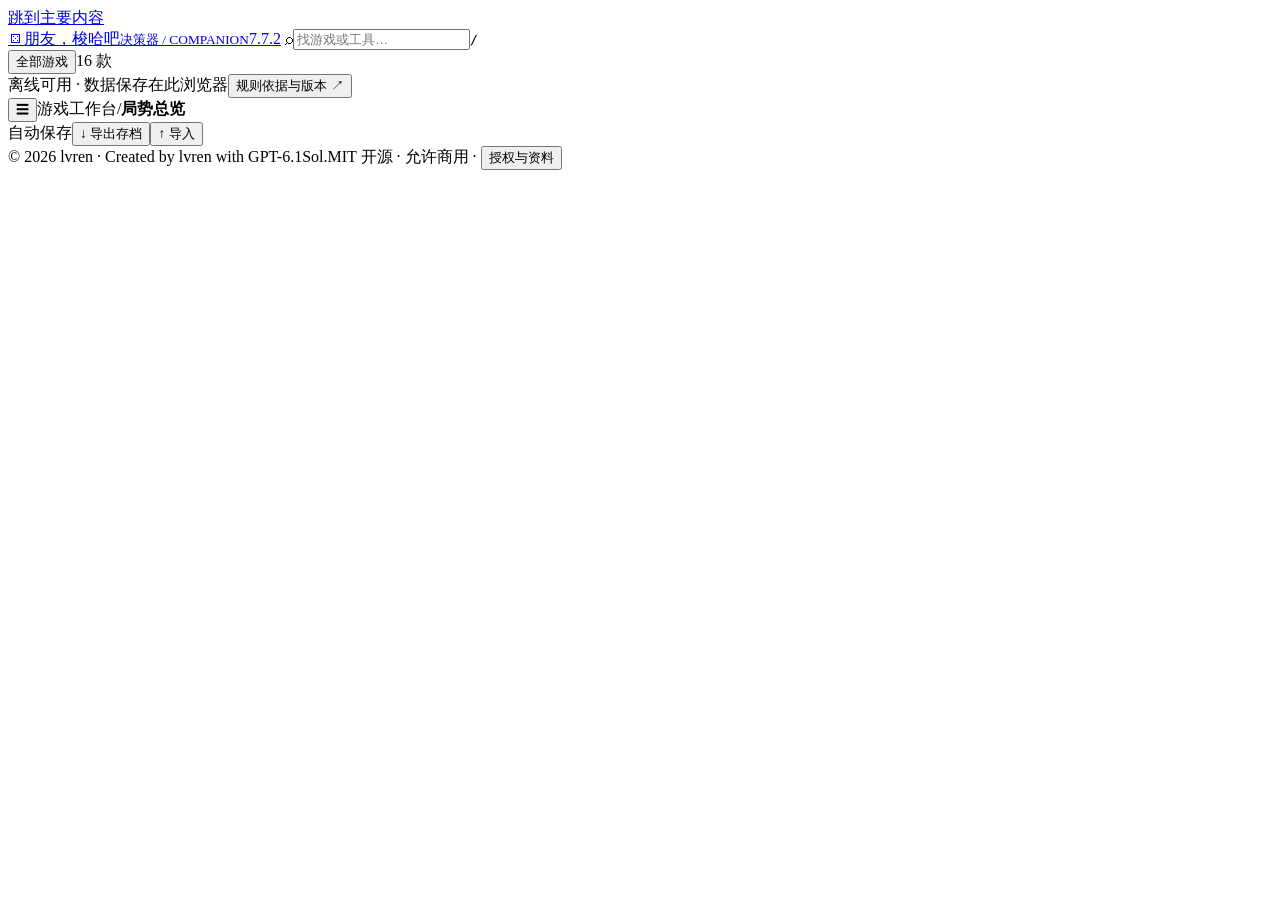
<file: src/shell.html>
<!doctype html>
<html lang="zh-CN">
<head>
<meta charset="utf-8">
<meta name="viewport" content="width=device-width,initial-scale=1,viewport-fit=cover">
<meta name="theme-color" content="#0b1213">
<link rel="icon" href="data:image/svg+xml,%3Csvg xmlns=%27http://www.w3.org/2000/svg%27 viewBox=%270 0 50 50%27%3E%3Crect width=%2750%27 height=%2750%27 rx=%2712%27 fill=%27%238ce6bd%27/%3E%3Ctext x=%2725%27 y=%2737%27 text-anchor=%27middle%27 font-size=%2739%27 fill=%27%23173e32%27%3E%E2%9A%84%3C/text%3E%3C/svg%3E">
<meta name="description" content="《朋友，梭哈吧》离线游戏决策器。16款小游戏、精确概率、扑克换牌、道具状态和局内资金规划。">
<meta name="author" content="Created by lvren with GPT-6.1Sol.">
<title>朋友，梭哈吧 · 决策器 7.7.2</title>
<style>/*__CSS__*/</style>
</head>
<body>
<a class="skip" href="#main">跳到主要内容</a>
<div class="mobile-shade" id="navShade"></div>
<aside class="sidebar" id="sidebar" aria-label="工具导航">
  <a class="brand" href="#recommend" aria-label="朋友，梭哈吧 决策器首页"><span class="brand-icon">⚄</span><span>朋友，梭哈吧<small>决策器 / COMPANION</small></span><span class="version">7.7.2</span></a>
  <label class="search"><span aria-hidden="true">⌕</span><input id="navSearch" type="search" placeholder="找游戏或工具…" aria-label="搜索游戏和工具"><kbd>/</kbd></label>
  <div class="nav-filter"><button data-action="navFilter" id="navFilter">全部游戏</button><span id="navCount">16 款</span></div>
  <nav id="nav"></nav>
  <div class="sidebar-foot"><span class="status-dot"></span>离线可用 · 数据保存在此浏览器<button data-go="sources">规则依据与版本 ↗</button></div>
</aside>
<div class="app">
  <header class="topbar"><div class="topbar-left"><button class="icon-btn menu-btn" data-action="menu" aria-label="打开导航" aria-expanded="false">☰</button><span class="breadcrumb">游戏工作台<span>/</span><b id="pageName">局势总览</b></span></div><div class="top-actions"><span id="saveState" class="saved"><i></i>自动保存</span><button class="text-btn" data-action="export" title="导出完整存档">↓ 导出存档</button><button class="text-btn" data-action="import">↑ 导入</button></div></header>
  <div class="contextbar" id="contextbar"></div>
  <nav id="quickNav" class="quick-nav" aria-label="分类游戏直达"></nav>
  <main id="main" tabindex="-1"><div id="pageHeading"></div><div id="content"></div></main>
  <footer class="footer"><span>© 2026 lvren · Created by lvren with GPT-6.1Sol.</span><span>MIT 开源 · 允许商用 · <button data-go="sources">授权与资料</button></span></footer>
</div>
<div class="toast" id="toast" role="status" aria-live="polite"></div>
<input type="file" id="importFile" accept="application/json,.json" hidden>
<noscript><p style="padding:30px">请启用 JavaScript 后使用决策器。所有计算都在本地完成。</p></noscript>
<script>/*__JS__*/</script>
</body>
</html>
</file>
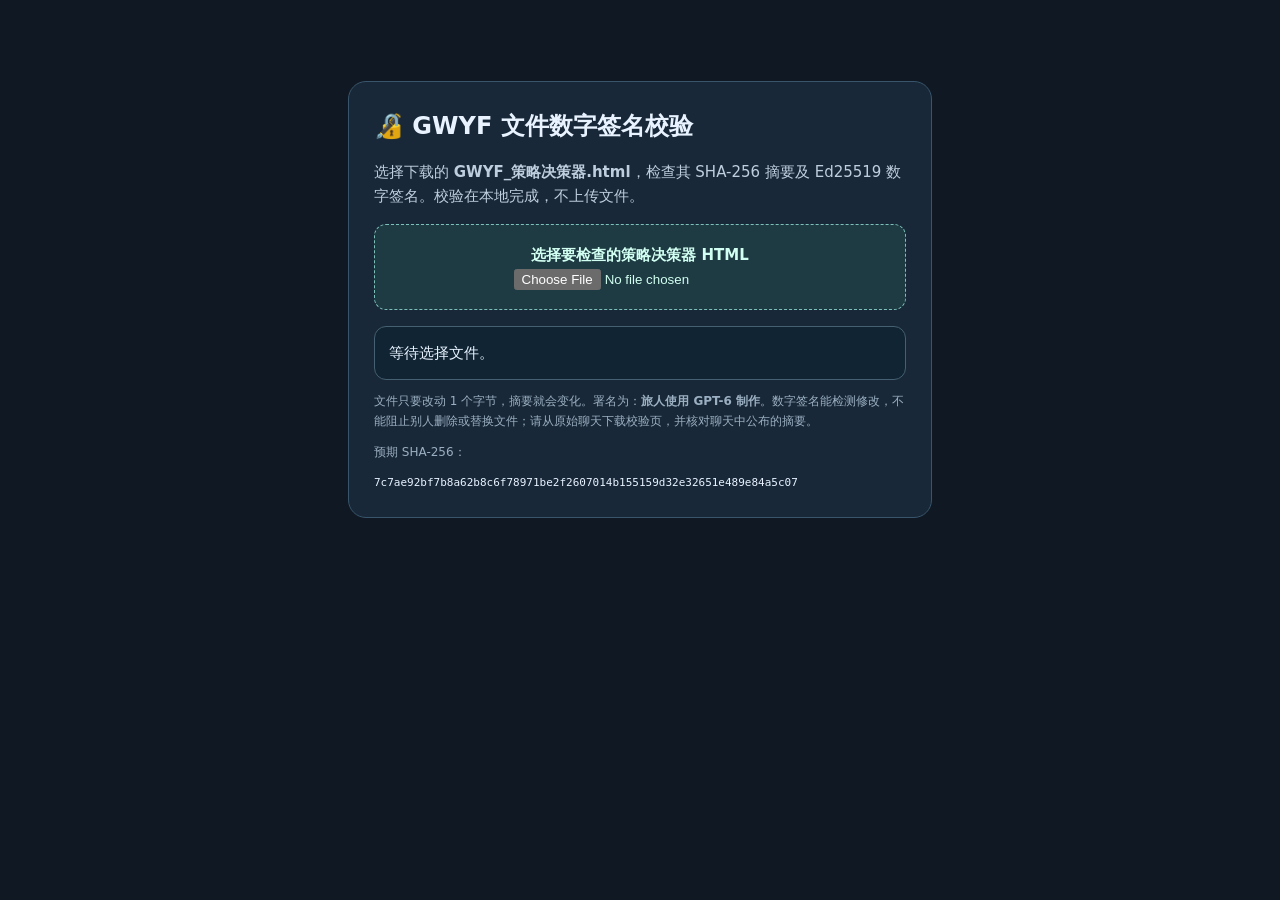
<file: archive/v5.6/GWYF_数字签名校验.html>
<!doctype html><html lang="zh-CN"><head><meta charset="utf-8"><meta name="viewport" content="width=device-width,initial-scale=1"><meta name="theme-color" content="#102033"><title>GWYF · 数字签名校验</title><style>
:root{color-scheme:dark}*{box-sizing:border-box}body{margin:0;background:#101824;color:#e8f3ff;font:15px/1.6 system-ui,-apple-system,"PingFang SC",sans-serif}.frame{max-width:620px;margin:7vh auto;padding:18px}.card{border:1px solid #38556b;background:#182838;border-radius:18px;padding:25px}h1{font-size:24px;margin:0 0 12px}p{color:#bfcede}label.file{display:block;cursor:pointer;border:1px dashed #7dc0b9;border-radius:12px;padding:18px;text-align:center;background:#1e3a42;color:#d1fff1;font-weight:bold;margin:16px 0}input[type=file]{max-width:100%}.result{border-radius:12px;border:1px solid #456071;background:#102433;padding:14px;margin:12px 0;white-space:pre-wrap;overflow-wrap:anywhere}.good{background:#15372c;border-color:#50b999;color:#c7ffdc}.bad{background:#422530;border-color:#d77383;color:#ffd8df}.muted{font-size:12px;color:#9aafc1}.digest{font-family:ui-monospace,monospace;overflow-wrap:anywhere;font-size:11px}code{font-size:12px;color:#f0d6a2}
</style></head><body><div class="frame"><div class="card"><h1>🔏 GWYF 文件数字签名校验</h1><p>选择下载的 <b>GWYF_策略决策器.html</b>，检查其 SHA-256 摘要及 Ed25519 数字签名。校验在本地完成，不上传文件。</p><label class="file">选择要检查的策略决策器 HTML<br><input id="file" type="file" accept=".html,text/html" aria-label="选择 HTML 文件"></label><div id="result" class="result">等待选择文件。</div><p class="muted">文件只要改动 1 个字节，摘要就会变化。署名为：<b>旅人使用 GPT-6 制作</b>。数字签名能检测修改，不能阻止别人删除或替换文件；请从原始聊天下载校验页，并核对聊天中公布的摘要。</p><p class="muted">预期 SHA-256：</p><div id="expected" class="digest"></div></div></div><script>
const expectedHash='7c7ae92bf7b8a62b8c6f78971be2f2607014b155159d32e32651e489e84a5c07',publicKey='k0MQfi+FQyZtehebzwIOSU5+cRx87HHU/FXvDERVMM4=',signature='SjX4tg614b5DOmenggFUuWc9EpwVkm/OzLkft9d/dVOhttOSzyq4EZnXpQYte70BXfQG9iTW40bZ+zzFtYthAQ==';
const hex=b=>Array.from(new Uint8Array(b)).map(x=>x.toString(16).padStart(2,'0')).join('');
const fromB64=s=>Uint8Array.from(atob(s),c=>c.charCodeAt(0));
const toHexBytes=s=>Uint8Array.from(s.match(/.{2}/g),b=>parseInt(b,16));
const output=document.getElementById('result');document.getElementById('expected').textContent=expectedHash;
document.getElementById('file').addEventListener('change',async e=>{
const file=e.target.files?.[0];if(!file)return;output.className='result';output.textContent='正在本地计算摘要并验证签名…';
try{
 if(!crypto?.subtle){output.textContent='浏览器不支持本地 SHA-256/Ed25519 验证。请使用较新版本 Chrome / Edge，或在电脑上使用 OpenSSL。';return;}
 const bytes=await file.arrayBuffer(),digest=await crypto.subtle.digest('SHA-256',bytes),actualHash=hex(digest);
 if(actualHash!==expectedHash){output.className='result bad';output.textContent='✗ 文件与签名版本不一致（可能被修改或选错文件）。\n该文件摘要：'+actualHash;return;}
 try{
  const key=await crypto.subtle.importKey('raw',fromB64(publicKey),{name:'Ed25519'},false,['verify']);
  const valid=await crypto.subtle.verify('Ed25519',key,fromB64(signature),toHexBytes(actualHash));
  output.className=valid?'result good':'result bad';output.textContent=valid?'✓ 验证通过：文件完全一致，Ed25519 签名有效。\n制作署名：旅人使用 GPT-6 制作':'✗ 文件摘要符合，但数字签名验证失败。';
 }catch(err){output.className='result';output.textContent='✓ SHA-256 文件摘要一致。\n当前浏览器无法执行 Ed25519 验签，请换新版 Chrome / Edge。\n原因：'+err.message;}
}catch(err){output.className='result bad';output.textContent='检查失败：'+err.message;}
});
</script></body></html>
</file>
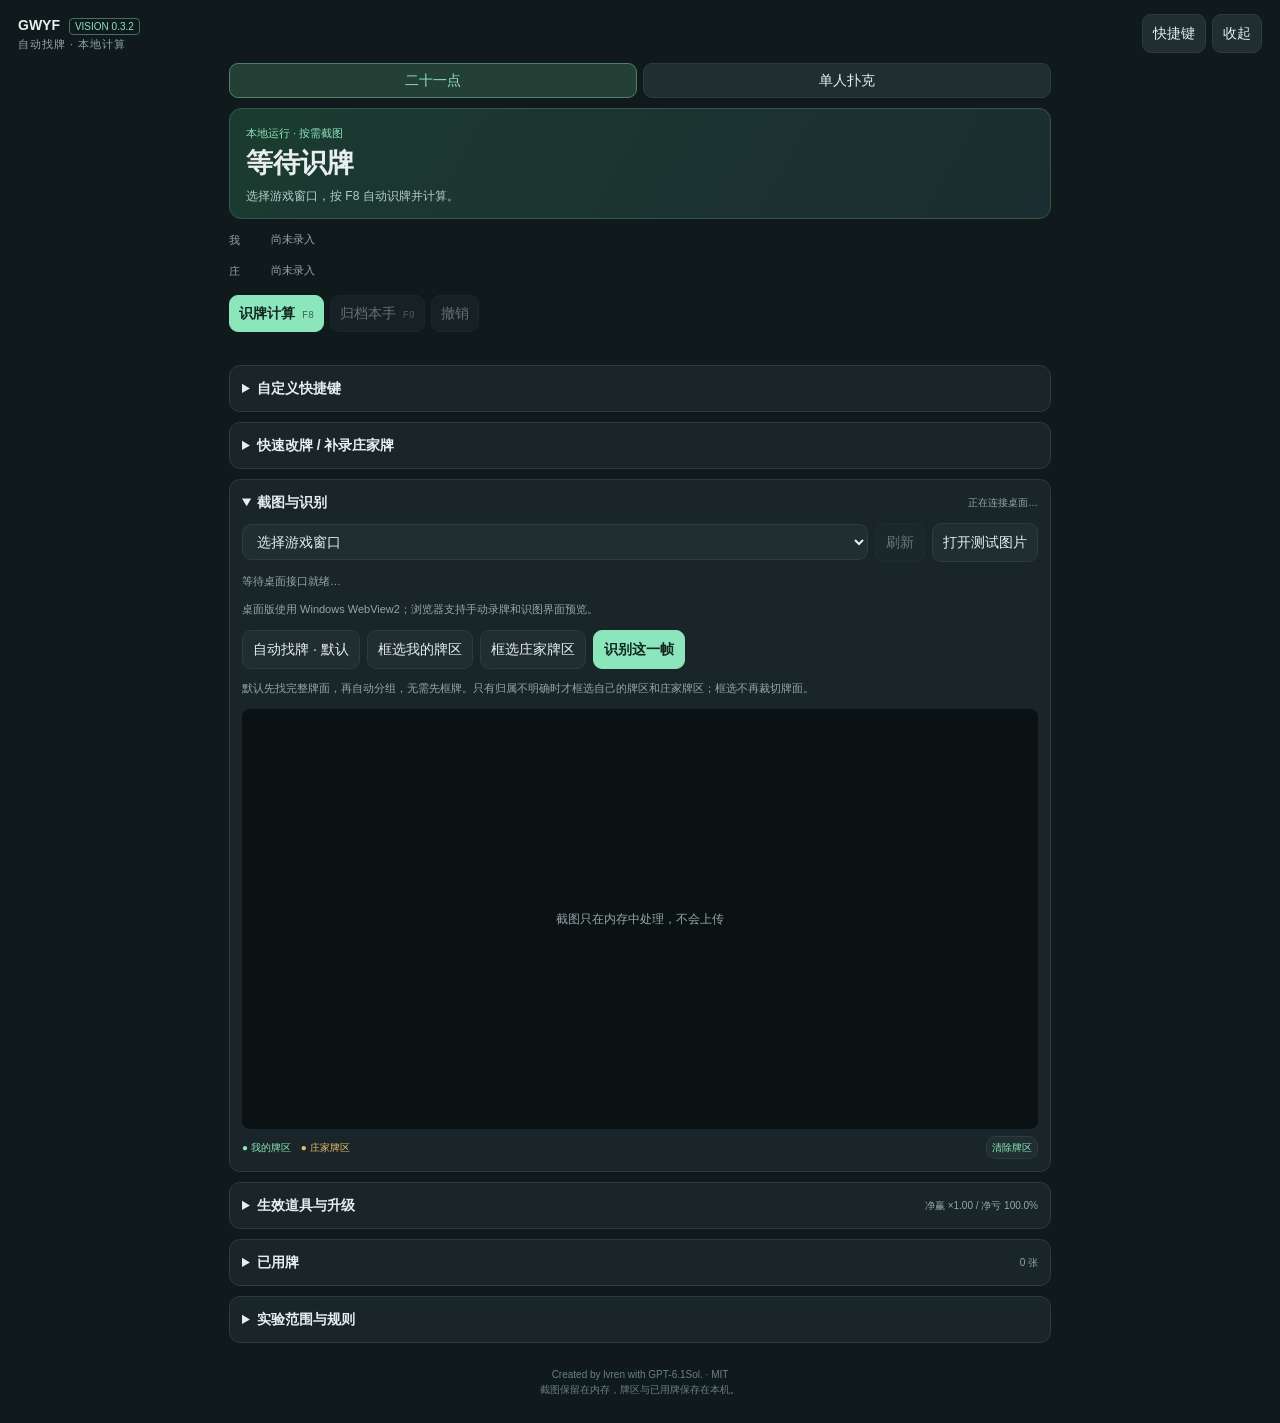
<file: desktop-vision/web/desktop.html>
<!doctype html>
<html lang="zh-CN"><head><meta name="gwyf-desktop" content="1"><meta charset="utf-8"><meta name="viewport" content="width=device-width,initial-scale=1">
<meta http-equiv="Content-Security-Policy" content="default-src 'self' data: blob:; script-src 'self' 'unsafe-eval' 'unsafe-inline'; worker-src 'self' blob:; style-src 'self' 'unsafe-inline'; img-src 'self' data:; connect-src 'self'">
<title>GWYF · 识牌实验版</title><link rel="stylesheet" href="style.css"></head>
<body>
<header><div><b>GWYF <span class="tag">VISION 0.3.2</span></b><small>自动找牌 · 本地计算</small></div><div class="header-buttons"><button id="hotkeySettings" title="自定义识牌、换牌、归档、采用和重置快捷键">快捷键</button><button id="compact" title="切换小浮窗">收起</button></div></header>
<main>
 <div class="tabs"><button data-mode="blackjack" class="active">二十一点</button><button data-mode="poker">单人扑克</button></div>
 <section id="advice" class="advice" aria-live="polite"><small>先录入当前牌面</small><h1>等待识牌</h1><p>选择游戏窗口，按 F8 自动识牌并计算。</p></section>
 <div id="current" class="current"></div>
 <div class="actions"><button id="capture" class="primary">识牌计算 <kbd data-shortcut-label="capture">F8</kbd></button><button id="archive">归档本手 <kbd data-shortcut-label="archive">F9</kbd></button><button id="undo" title="撤销上次手牌更新、换牌或归档">撤销</button></div>
 <div id="status" class="status" role="status"></div>
 <div class="expanded">
  <section id="draftPanel" hidden>
   <div class="section-title"><b>识别草稿</b><span id="timing"></span><button id="applyTop" class="primary">采用 <kbd data-shortcut-label="accept">F10</kbd></button></div>
   <p class="muted">这次识别有疑点，未自动采用。核对点数、花色、归属和张数后计算；模型分数不等于准确率。</p>
   <div id="draft"></div>
   <button id="apply" class="primary full">采用牌面并计算</button>
   <button id="cancelDraft" class="full">放弃草稿 · 保留原手牌</button>
  </section>
  <details id="shortcuts"><summary>自定义快捷键</summary>
   <p class="muted">点击按键，再按想使用的新快捷键。支持单个 F 功能键或组合键，Esc 取消录入。归档只处理已采用的本手。换牌仅在助手内记录推荐弃牌，游戏中仍需手动操作。重置会清空当前手牌和已用牌，可撤销；只在游戏实际洗牌后使用。</p>
   <div id="shortcutRows"></div>
   <div class="row"><button id="saveShortcuts" class="primary">保存并生效</button><button id="resetShortcuts">恢复默认</button></div>
   <p id="shortcutStatus" class="muted" role="status">默认 F7 扑克换牌、F8 识牌、F9 归档、F10 采用、F11 重置。换牌仅在助手内记录推荐弃牌，游戏中仍需手动操作。重置会清空当前手牌和已用牌，可撤销；仅在游戏实际洗牌后使用。</p>
  </details>
  <details id="manual"><summary>快速改牌 / 补录庄家牌</summary>
   <div class="row"><label>添加到 <select id="role"><option value="player">我的手牌</option><option value="dealer">庄家</option></select></label><select id="suit" aria-label="花色"><option value="spades">♠</option><option value="hearts">♥</option><option value="diamonds">♦</option><option value="clubs">♣</option></select><button id="clearDraft">清空草稿</button></div>
   <div id="rankPad" class="rank-pad"></div><p class="muted">点牌面下方的 × 删除。二十一点庄家第一张为明牌，之后依次补录已翻开的底牌和补牌。</p>
  </details>
  <details id="setup" open><summary>截图与识别 <span id="nativeBadge">浏览器预览</span></summary>
   <div class="row"><select id="target" aria-label="游戏窗口"><option value="">选择游戏窗口</option></select><button id="refresh">刷新</button><button id="openImage">打开测试图片</button></div>
   <p id="windowStatus" class="muted" role="status"></p>
   <p id="hotkey" class="muted">桌面版使用 Windows WebView2；浏览器支持手动录牌和识图界面预览。</p>
   <div class="row"><button id="autoLocate" class="active">自动找牌 · 默认</button><button data-region="player">框选我的牌区</button><button data-region="dealer">框选庄家牌区</button><button id="read" class="primary">识别这一帧</button></div>
   <p id="regionHint" class="muted">默认先找完整牌面，再自动分组，无需先框牌。只有归属不明确时才框选自己的牌区和庄家牌区；框选不再裁切牌面。</p>
   <div id="frameWrap"><canvas id="frame" width="960" height="540" aria-label="拖动框选牌区"></canvas><div id="emptyFrame">截图只在内存中处理，不会上传</div></div>
   <div class="legend"><span>● 我的牌区</span><span>● 庄家牌区</span><button id="clearRegions">清除牌区</button></div>
  </details>
  <details><summary>生效道具与升级 <span id="buffLabel">默认无加成</span></summary>
   <div id="buffs" class="buffs"></div>
   <div class="row"><label>游玩方式 <select id="team"><option value="solo">单人</option><option value="group">多人</option></select></label><label>饮料正利润倍率 <input id="tipsy" type="number" min="1" max="20" step="0.1" value="2"></label><label>麦克风旋律 <input id="melody" type="number" min="0" max="1" step="0.05" value="1"></label></div>
   <p class="muted">数量即正在生效的数量，可叠加。延用网页已公开的道具结算模型；以上两个数值填写游戏当前效果。</p>
  </details>
  <details><summary>已用牌 <span id="usedCount">0 张</span></summary><div id="used"></div><button id="resetDeck">游戏已洗牌 · 清空当前与历史 <kbd data-shortcut-label="reset">F11</kbd></button><p class="muted">截图仅更新本手，不自动归档。扑克点“按推荐换牌”时，丢弃的牌立即进入已用牌。二十一点归档包含所有已录入的庄家牌。</p></details>
  <details><summary>实验范围与规则</summary><p>完整且通过校验的识别会自动计算；疑点显示可修正草稿。截图不会自动归档。这是可校正的截图识牌原型，牌面被遮挡、运动模糊或视角变化时可能漏识。只处理当前屏幕可见的牌，不读取游戏内存。</p><p>策略沿用网页 v7.7.2 的原版 v1.0.30 规则模型：单副牌持续消耗；庄家软17停牌；初始两张可加倍；自然21总返还3×；不含分牌。若游戏版本或模组规则不同，建议不适用。</p><p>本版增加整牌真伪模型、更大的共享字形模型和实况负样本。未证明能适配所有桌型、分辨率与游戏版本。快捷截图、置顶和焦点行为需在 Windows 实机继续验证。牌区只需在视角稳定时设置一次。</p><a href="https://lvren145739-cloud.github.io/gwyf-strategy-assistant/" target="_blank" rel="noopener">打开稳定网页决策器 ↗</a></details>
  <footer>Created by lvren with GPT-6.1Sol. · MIT<br>截图保留在内存，牌区与已用牌保存在本机。</footer>
 </div>
</main>
<script src="engine.js"></script><script src="state.js"></script><script src="recognition-policy.js"></script><script src="hotkeys.js"></script><script src="ui.js"></script>
</body></html>
</file>
<file: desktop-vision/web/style.css>
:root{color-scheme:dark;--bg:#10191b;--panel:#192528;--line:#2b3b3e;--text:#e8eeee;--muted:#93a7a9;--mint:#8ce6bc;--amber:#e5bd75}*{box-sizing:border-box}body{margin:0;background:var(--bg);color:var(--text);font:14px/1.5 "Segoe UI","Microsoft YaHei",sans-serif}button,select,input{font:inherit;color:inherit;border:1px solid var(--line);border-radius:9px;background:#202e31;padding:8px 10px}button{cursor:pointer;touch-action:manipulation}button:hover{border-color:var(--mint)}button:disabled{opacity:.4;cursor:default}input{width:76px}button:focus-visible,select:focus-visible,input:focus-visible{outline:2px solid var(--mint);outline-offset:2px}header{display:flex;align-items:center;justify-content:space-between;padding:14px 18px 10px}header small{display:block;color:var(--muted);font-size:11px;letter-spacing:1px}.tag{font-size:10px;font-weight:500;border:1px solid #43705f;color:var(--mint);padding:2px 5px;border-radius:4px;margin-left:5px}main{padding:0 14px 20px;max-width:850px;margin:auto}.tabs{display:flex;gap:6px;margin-bottom:10px}.tabs button{flex:1;padding:6px}.tabs .active{color:var(--mint);background:#243f35;border-color:#527e6b}.advice{border:1px solid #36564b;background:linear-gradient(120deg,#1b3b30,#1b2d30);border-radius:12px;padding:13px 16px}.advice small{color:var(--mint);font-size:11px}.advice h1{font-size:27px;line-height:1.25;margin:4px 0 6px}.advice p{margin:0;font-size:12px;color:#b8ccca}.advice.warn{border-color:#7e6741;background:linear-gradient(120deg,#3c3324,#292e2a)}.advice.warn small{color:var(--amber)}.actions{display:flex;gap:6px;margin-top:10px}.actions button{white-space:nowrap;padding:7px 9px}.primary{background:var(--mint);color:#14261e;border-color:var(--mint);font-weight:650}.primary:hover{background:#b8f6d8}kbd{font:10px monospace;margin-left:3px;opacity:.65}.current{display:flex;flex-direction:column;gap:4px;margin-top:8px}.cardsline{display:flex;align-items:center;gap:4px;flex-wrap:wrap;min-height:27px}.cardsline small{width:38px;color:var(--muted);font-size:11px}.chip{font-weight:650;font-size:14px;padding:2px 6px;border:1px solid #3b5152;border-radius:5px;background:#243438}.red{color:#ffaaa5}.status{font-size:11px;color:var(--muted);margin:7px 2px;min-height:16px}.status.error{color:#ffb6a2}section:not(.advice),details{margin-top:10px;border:1px solid var(--line);border-radius:11px;background:var(--panel);padding:12px}summary{cursor:pointer;font-weight:600;list-style-position:inside}summary span{font-size:10px;color:var(--muted);font-weight:400;float:right;margin-top:3px}.row{display:flex;align-items:center;flex-wrap:wrap;gap:7px;margin-top:10px}.row label{font-size:11px;color:var(--muted)}.row label select,.row label input{margin-left:3px}.row select#target{flex:1;min-width:140px;max-width:100%}.muted{font-size:11px;color:var(--muted);line-height:1.6}.section-title{display:flex;justify-content:space-between;align-items:center}.section-title span{font-size:11px;color:var(--muted)}.full{width:100%;margin-top:10px}#draft{display:grid;gap:7px}.draft-card{display:flex;align-items:center;gap:5px;border:1px solid var(--line);padding:6px;border-radius:8px}.draft-card.review{border-color:#a18048}.draft-card img{width:34px;height:44px;object-fit:contain;border-radius:3px}.draft-card select{padding:6px 3px;min-width:45px}.draft-card .card-role{width:82px}.draft-card .score{font-size:10px;color:var(--muted);margin-left:auto}.draft-card button{padding:5px 8px}.rank-pad{display:grid;grid-template-columns:repeat(7,1fr);gap:5px;margin-top:10px}.rank-pad button{padding:7px 0}.buffs{display:grid;grid-template-columns:1fr 1fr;gap:8px;margin-top:10px}.buffs label{display:flex;justify-content:space-between;align-items:center;font-size:12px}.buffs input{width:55px;padding:4px}#frameWrap{position:relative;margin-top:10px;background:#0b1214;border-radius:8px;overflow:hidden}#frame{display:block;width:100%;height:auto;touch-action:none;max-height:420px;object-fit:contain}#emptyFrame{position:absolute;inset:0;display:flex;align-items:center;justify-content:center;pointer-events:none;color:var(--muted);font-size:12px}.legend{display:flex;align-items:center;gap:10px;font-size:10px;margin-top:7px;color:#8ce6bc}.legend span:nth-child(2){color:#e5bd75}.legend button{font-size:10px;margin-left:auto;padding:3px 5px}footer{text-align:center;color:#688284;font-size:10px;margin:24px 0 6px}a{color:var(--mint)}details p{font-size:12px;color:#b2c3c5}.used-grid{display:flex;flex-wrap:wrap;gap:6px;margin:10px 0}.used-grid button{font-size:12px;padding:5px 8px}.compact .expanded,.compact kbd{display:none}.compact main{padding-bottom:5px}.compact header{padding:8px 14px}.compact header small{display:none}.compact .advice{padding:9px 12px}.compact .advice h1{font-size:23px}.compact .tabs{margin-bottom:6px}.compact .current{gap:2px;margin-top:5px}.compact .status{margin:4px 0}.compact .actions{margin-top:6px}.compact .actions button{font-size:12px}.compact .tag{font-size:9px}@media(max-width:420px){main{padding-left:10px;padding-right:10px}header{padding-left:13px;padding-right:13px}.actions button{font-size:12px;padding:7px}.actions kbd{display:none}.draft-card .score{max-width:45px}.draft-card .card-role{width:68px}.buffs{grid-template-columns:1fr}}

[hidden]{display:none!important}
.compact header{padding:5px 12px}.compact header button{padding:3px 8px;font-size:12px}
.header-buttons{display:flex;gap:6px}.shortcut-row{display:grid;grid-template-columns:70px minmax(0,1fr) 55px;align-items:center;gap:8px;margin-top:8px}.shortcut-row .binding{min-width:0;overflow-wrap:anywhere}.shortcut-row .recording{border-color:var(--mint);color:var(--mint)}#shortcutStatus.error{color:#ffb6a2}#shortcutRows button{padding:7px 5px}
</file>
